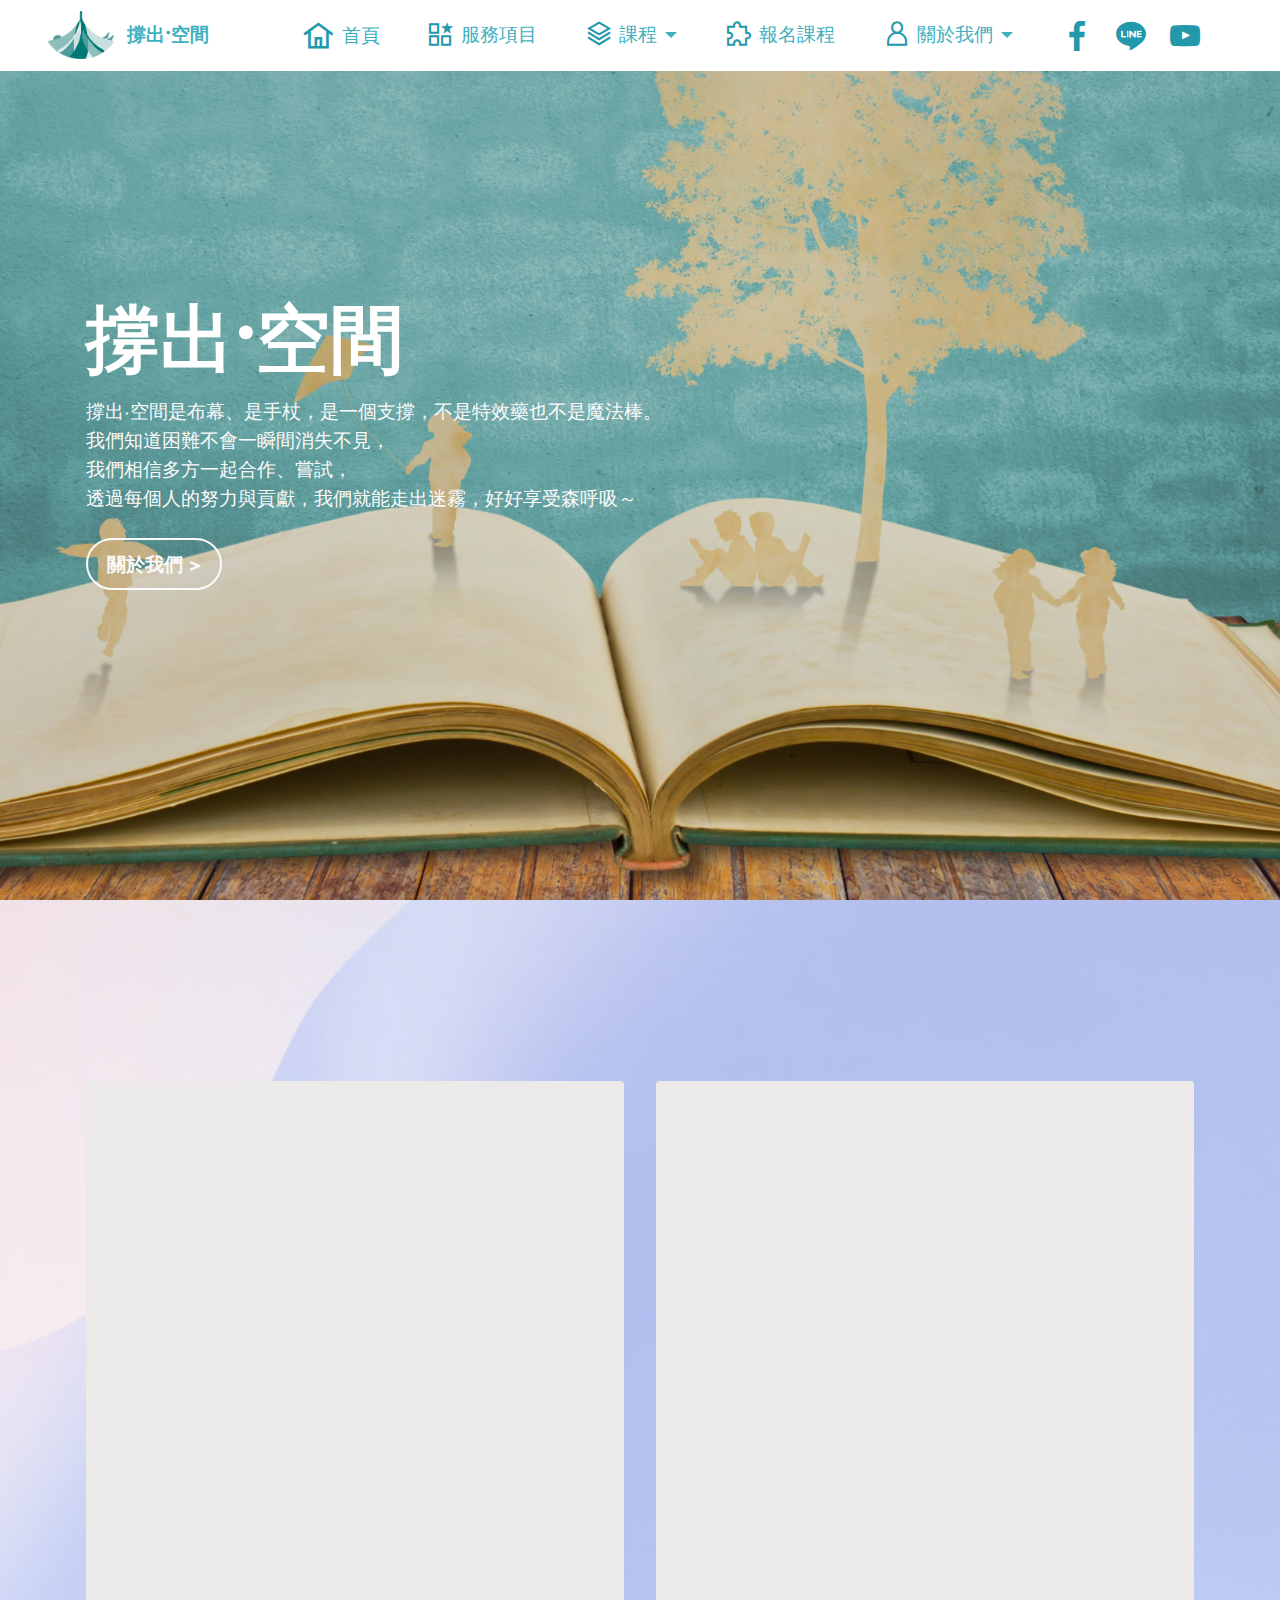
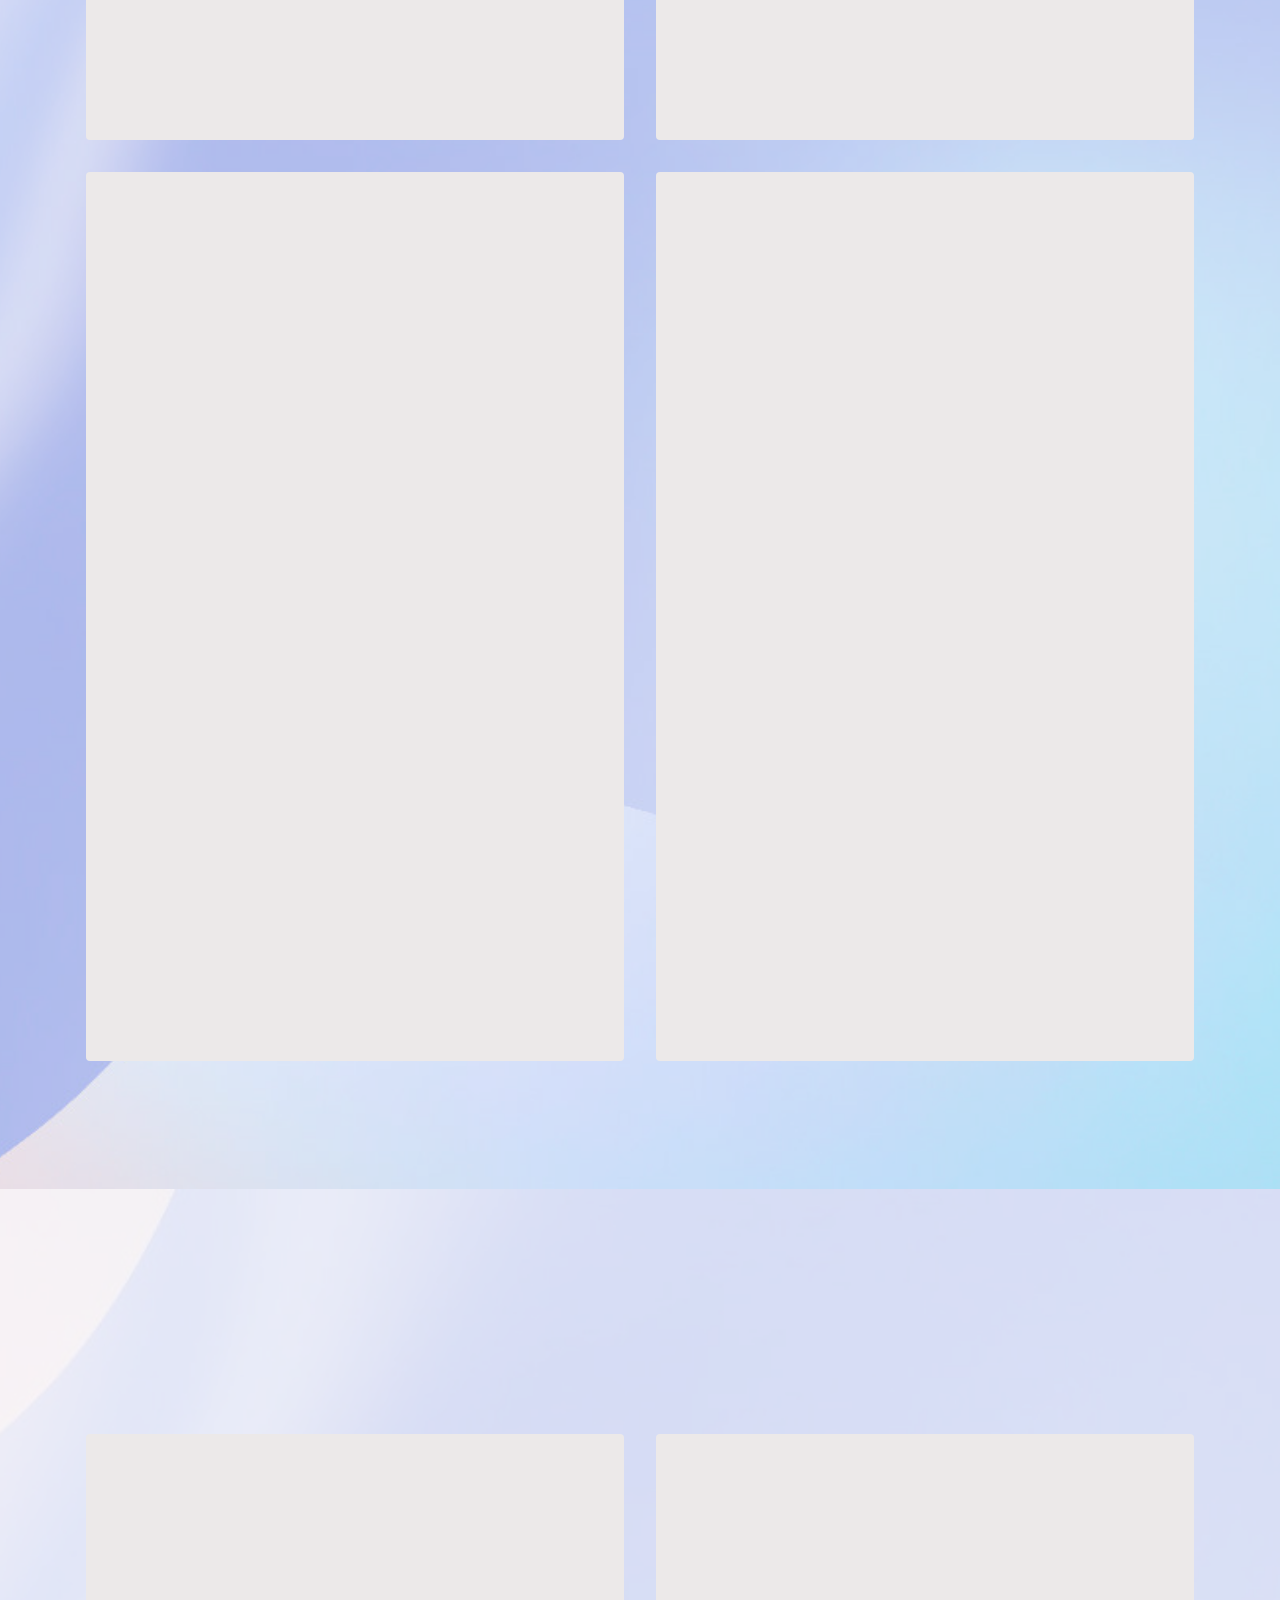
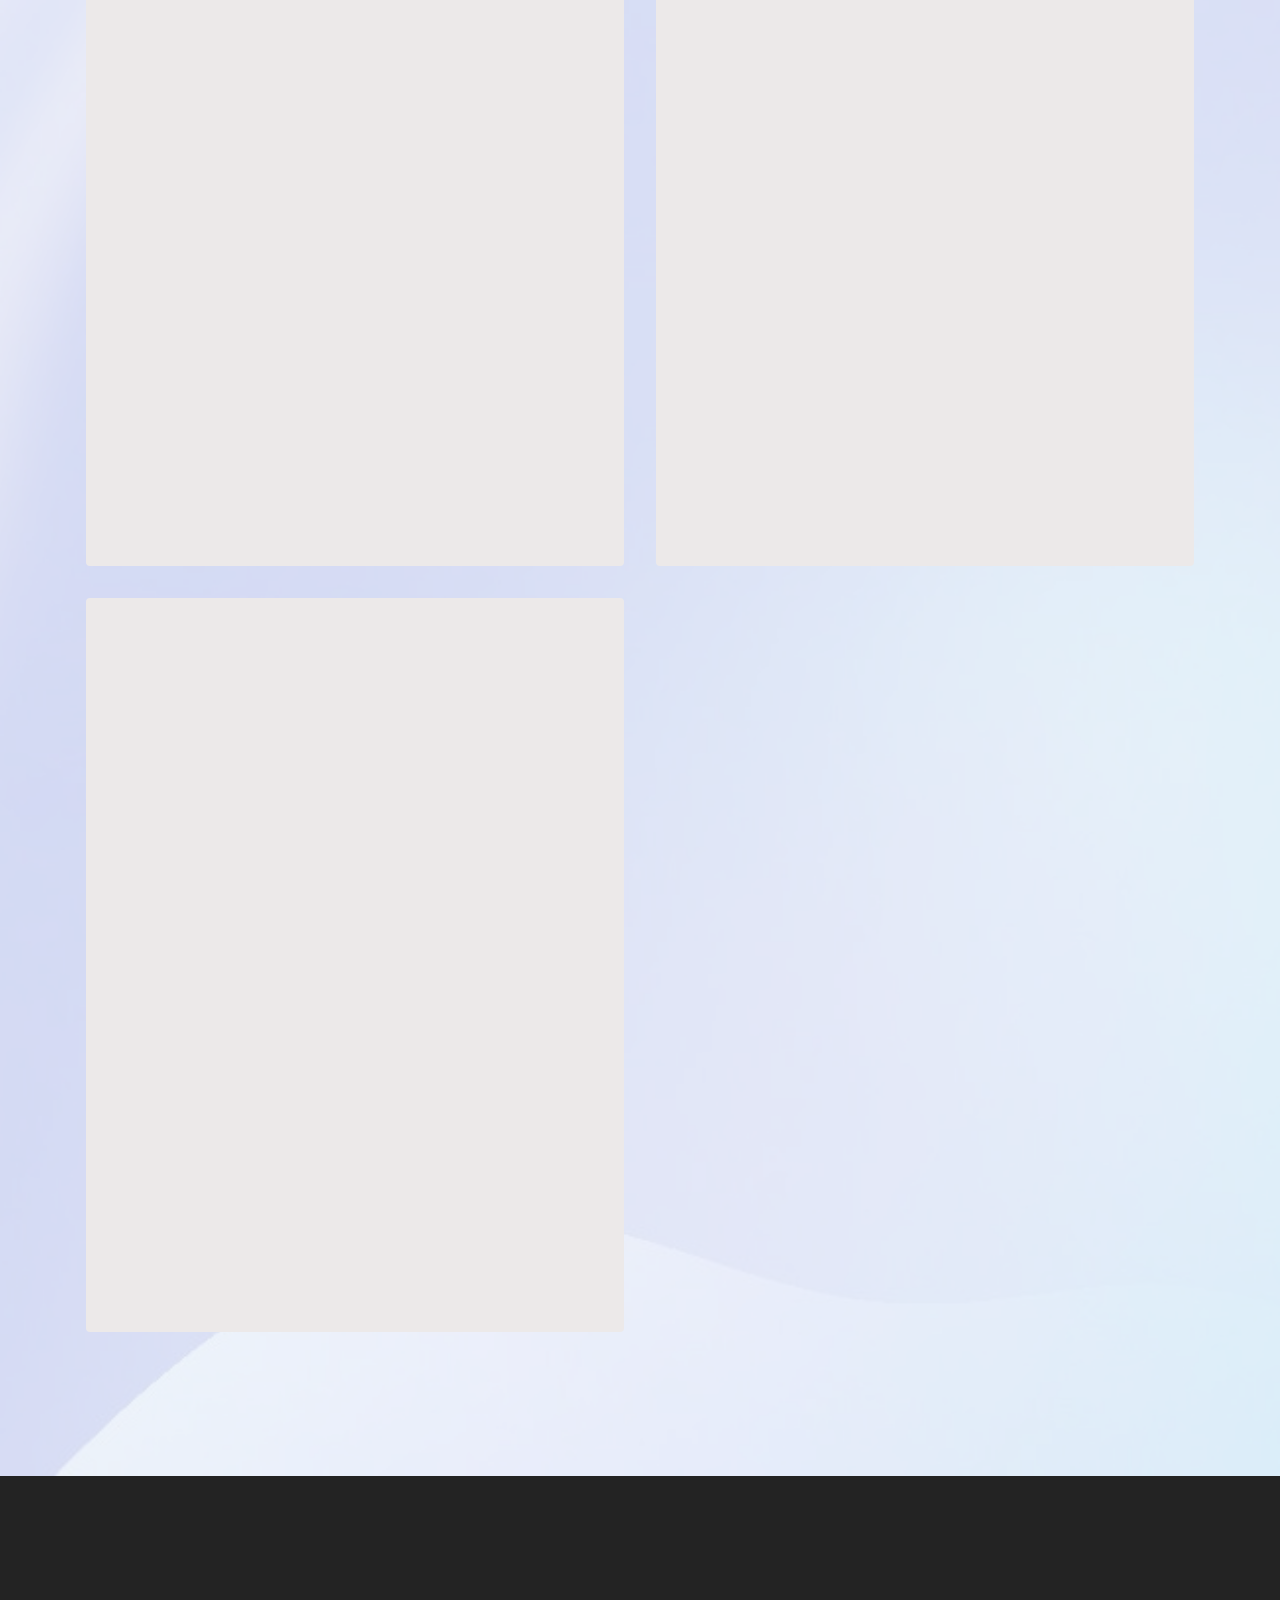
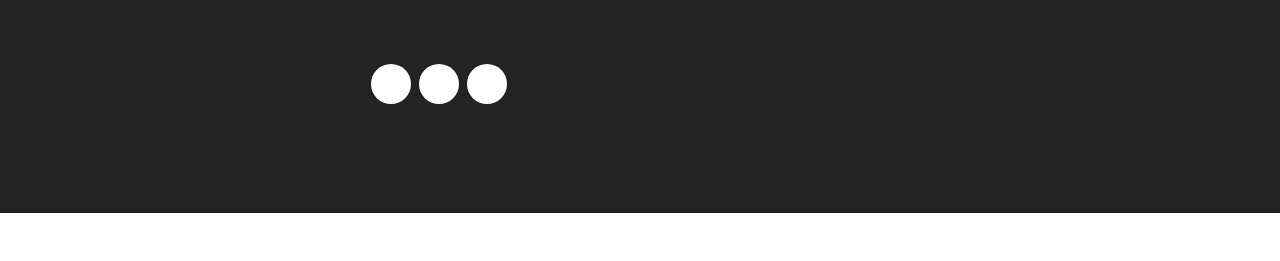
<file: index.html>
<!DOCTYPE html>
<html  >
<head>
  <!-- Site made with Mobirise Website Builder v5.3.10, https://mobirise.com -->
  <meta charset="UTF-8">
  <meta http-equiv="X-UA-Compatible" content="IE=edge">
  <meta name="generator" content="Mobirise v5.3.10, mobirise.com">
  <meta name="twitter:card" content="summary_large_image"/>
  <meta name="twitter:image:src" content="assets/images/index-meta.jpg">
  <meta property="og:image" content="assets/images/index-meta.jpg">
  <meta name="twitter:title" content="撐出•空間">
  <meta name="viewport" content="width=device-width, initial-scale=1, minimum-scale=1">
  <link rel="shortcut icon" href="assets/images/hclogo-1.svg" type="image/x-icon">
  <meta name="description" content="">
  
  
  <title>撐出•空間</title>
  <link rel="stylesheet" href="assets/web/assets/mobirise-icons2/mobirise2.css">
  <link rel="stylesheet" href="assets/tether/tether.min.css">
  <link rel="stylesheet" href="assets/bootstrap/css/bootstrap.min.css">
  <link rel="stylesheet" href="assets/bootstrap/css/bootstrap-grid.min.css">
  <link rel="stylesheet" href="assets/bootstrap/css/bootstrap-reboot.min.css">
  <link rel="stylesheet" href="assets/web/assets/gdpr-plugin/gdpr-styles.css">
  <link rel="stylesheet" href="assets/animatecss/animate.css">
  <link rel="stylesheet" href="assets/dropdown/css/style.css">
  <link rel="stylesheet" href="assets/socicon/css/styles.css">
  <link rel="stylesheet" href="assets/theme/css/style.css">
  <link rel="preload" href="https://fonts.googleapis.com/css?family=Jost:100,200,300,400,500,600,700,800,900,100i,200i,300i,400i,500i,600i,700i,800i,900i&display=swap" as="style" onload="this.onload=null;this.rel='stylesheet'">
  <noscript><link rel="stylesheet" href="https://fonts.googleapis.com/css?family=Jost:100,200,300,400,500,600,700,800,900,100i,200i,300i,400i,500i,600i,700i,800i,900i&display=swap"></noscript>
  <link rel="preload" as="style" href="assets/mobirise/css/mbr-additional.css"><link rel="stylesheet" href="assets/mobirise/css/mbr-additional.css" type="text/css">
  
  
  
  
</head>
<body>

<!-- Analytics -->
<!-- Global site tag (gtag.js) - Google Analytics -->
<script async src="https://www.googletagmanager.com/gtag/js?id=G-JTQ1DKH858"></script>
<script>
  window.dataLayer = window.dataLayer || [];
  function gtag(){dataLayer.push(arguments);}
  gtag('js', new Date());

  gtag('config', 'G-JTQ1DKH858');
</script>
<!-- /Analytics -->


  
  <section class="menu menu2 cid-szaTot003J" once="menu" id="menu2-0">
    
    <nav class="navbar navbar-dropdown navbar-fixed-top navbar-expand-lg">
        <div class="container-fluid">
            <div class="navbar-brand">
                <span class="navbar-logo">
                    <a href="index.html">
                        <img src="assets/images/hclogo-1.svg" alt="Mobirise" style="height: 3rem;">
                    </a>
                </span>
                <span class="navbar-caption-wrap"><a class="navbar-caption text-success display-7" href="index.html">撐出•空間</a></span>
            </div>
            <button class="navbar-toggler" type="button" data-toggle="collapse" data-target="#navbarSupportedContent" aria-controls="navbarNavAltMarkup" aria-expanded="false" aria-label="Toggle navigation">
                <div class="hamburger">
                    <span></span>
                    <span></span>
                    <span></span>
                    <span></span>
                </div>
            </button>
            <div class="collapse navbar-collapse" id="navbarSupportedContent">
                <ul class="navbar-nav nav-dropdown nav-right" data-app-modern-menu="true"><li class="nav-item"><a class="nav-link link text-success text-primary display-7" href="index.html" aria-expanded="false"><span class="mobi-mbri mobi-mbri-home mbr-iconfont mbr-iconfont-btn" style="font-size: 31px; color: rgb(34, 153, 170);"></span>首頁</a></li><li class="nav-item"><a class="nav-link link text-success text-primary display-7" href="index.html#features4-1u" aria-expanded="false"><span class="mobi-mbri mobi-mbri-features mbr-iconfont mbr-iconfont-btn" style="color: rgb(34, 153, 170);"></span>服務項目</a></li><li class="nav-item dropdown"><a class="nav-link link text-success text-primary dropdown-toggle display-7" href="#" aria-expanded="false" data-toggle="dropdown-submenu"><span class="mobi-mbri mobi-mbri-layers mbr-iconfont mbr-iconfont-btn" style="color: rgb(34, 153, 170);"></span>課程</a><div class="dropdown-menu"><a class="text-success text-primary dropdown-item display-7" href="page2.html" aria-expanded="false" target="_blank">家庭敲心磚</a><a class="text-success text-primary dropdown-item display-7" href="page3.html" aria-expanded="false" target="_blank">我們說書 你來赴會</a><a class="text-success text-primary dropdown-item display-7" href="page4.html" aria-expanded="false" target="_blank">夜談阿德勒</a><a class="text-success text-primary dropdown-item display-7" href="page5.html" aria-expanded="false" target="_blank">報名課程<br></a></div></li><li class="nav-item"><a class="nav-link link text-success text-primary display-7" href="page5.html" aria-expanded="false"><span class="mobi-mbri mobi-mbri-extension mbr-iconfont mbr-iconfont-btn" style="color: rgb(34, 153, 170);"></span>報名課程</a></li><li class="nav-item dropdown"><a class="nav-link link text-success text-primary dropdown-toggle display-7" href="#" aria-expanded="false" data-toggle="dropdown-submenu"><span class="mobi-mbri mobi-mbri-user mbr-iconfont mbr-iconfont-btn" style="color: rgb(34, 153, 170);"></span>關於我們</a><div class="dropdown-menu"><a class="text-success text-primary dropdown-item display-7" href="page1.html" aria-expanded="false">關於我們</a><a class="text-success text-primary dropdown-item display-7" href="page1.html#features4-1j" aria-expanded="false">講師群</a></div></li></ul>
                <div class="icons-menu">
                    <a class="iconfont-wrapper" href="https://www.facebook.com/hopefulcity.co" target="_blank">
                        <span class="p-2 mbr-iconfont socicon-facebook socicon" style="color: rgb(34, 153, 170); fill: rgb(34, 153, 170); font-size: 30px;"></span>
                    </a>
                    <a class="iconfont-wrapper" href="https://lin.ee/PZKN9zD" target="_blank">
                        <span class="p-2 mbr-iconfont socicon-line socicon" style="font-size: 30px; color: rgb(34, 153, 170); fill: rgb(34, 153, 170);"></span>
                    </a>
                    <a class="iconfont-wrapper" href="https://www.youtube.com/channel/UCmk7b3wvjPNmhnGZbf9ihlQ" target="_blank">
                        <span class="p-2 mbr-iconfont socicon-youtube socicon" style="font-size: 30px; color: rgb(34, 153, 170); fill: rgb(34, 153, 170);"></span>
                    </a>
                    
                </div>
                
            </div>
        </div>
    </nav>
</section>

<section class="header2 cid-szaTtArHtW mbr-fullscreen" id="header2-1">

    

    

    <div class="container">
        <div class="row">
            <div class="col-12 col-lg-7">
                <h1 class="mbr-section-title mbr-fonts-style mb-3 display-1"><strong>撐出•空間</strong></h1>
                
                <p class="mbr-text mbr-fonts-style display-7">撐出·空間是布幕、是手杖，是一個支撐，不是特效藥也不是魔法棒。
<br>我們知道困難不會一瞬間消失不見，
<br>我們相信多方一起合作、嘗試，
<br>透過每個人的努力與貢獻，我們就能走出迷霧，好好享受森呼吸～</p>
                <div class="mbr-section-btn mt-3"><a class="btn btn-white-outline display-7" href="page1.html">關於我們 &gt;</a></div>
            </div>
        </div>
    </div>
</section>

<section class="features4 cid-sEOUfVQLBz" id="features4-1u">
    
    <div class="mbr-overlay"></div>
    <div class="container">
        <div class="mbr-section-head">
            <h4 class="mbr-section-title mbr-fonts-style align-center mb-0 display-2">
                <strong>服務項目</strong></h4>
            
        </div>
        <div class="row mt-4">
            <div class="item features-image сol-12 col-md-6 col-lg-6">
                <div class="item-wrapper">
                    <div class="item-img">
                        <img src="assets/images/top-view-solidarity-concept.jpg" alt="" title="">
                    </div>
                    <div class="item-content">
                        <h5 class="item-title mbr-fonts-style display-5"><strong>親職教養/班級經營 諮詢</strong></h5>
                        
                        <p class="mbr-text mbr-fonts-style mt-3 display-7">由取得臺灣阿德勒心理學會認證的親師諮詢師，提供養育者/教育者諮詢服務。<br>
<br>※請來信或來電預約，單次服務1000元/1hr，初次諮詢(1.5hrs)不收費。</p>
                    </div>
                    <div class="mbr-section-btn item-footer mt-2"><a href="https://lin.ee/PZKN9zD" class="btn item-btn btn-white display-7" target="_blank">線上諮詢 &gt;</a></div>
                </div>
            </div>
            <div class="item features-image сol-12 col-md-6 col-lg-6">
                <div class="item-wrapper">
                    <div class="item-img">
                        <img src="assets/images/mbr-1.jpg" alt="" title="">
                    </div>
                    <div class="item-content">
                        <h5 class="item-title mbr-fonts-style display-5"><strong>自學方案</strong></h5>
                        
                        <p class="mbr-text mbr-fonts-style mt-3 display-7">根據孩子的需求與狀態，連結資源、設計符合需求的自主學習方案。
<br>
<br>※父母與孩子需分別完成初次諮詢(免費)後，方能提供客製化自主學習方案(含費用報價)。</p>
                    </div>
                    <div class="mbr-section-btn item-footer mt-2"><a href="https://lin.ee/PZKN9zD" class="btn item-btn btn-white display-7" target="_blank">線上諮詢 &gt;</a></div>
                </div>
            </div>
            <div class="item features-image сol-12 col-md-6 col-lg-6">
                <div class="item-wrapper">
                    <div class="item-img">
                        <img src="assets/images/mbr.jpg" alt="" title="">
                    </div>
                    <div class="item-content">
                        <h5 class="item-title mbr-fonts-style display-5"><strong>自學計畫/報告撰寫</strong></h5>
                        
                        <p class="mbr-text mbr-fonts-style mt-3 display-7">引導申請自主學習的家庭如何適切的撰寫自主學習計畫與成果報告。
<br>
<br>※父母與孩子需共同完成初次諮詢(免費)後，安排時間由團隊引導父母與孩子共同完成計畫/成果的省思與撰寫。
<br>
<br>※包含2-3次的諮詢時間，總收費3000元。<br></p>
                    </div>
                    <div class="mbr-section-btn item-footer mt-2"><a href="https://lin.ee/PZKN9zD" class="btn item-btn btn-white display-7" target="_blank">線上諮詢 &gt;</a></div>
                </div>
            </div><div class="item features-image сol-12 col-md-6 col-lg-6">
                <div class="item-wrapper">
                    <div class="item-img">
                        <img src="assets/images/img-20210410.jpg" alt="" title="" data-slide-to="3">
                    </div>
                    <div class="item-content">
                        <h5 class="item-title mbr-fonts-style display-5"><strong>成長/共學 課程</strong></h5>
                        
                        <p class="mbr-text mbr-fonts-style mt-3 display-7"><em><strong>2021年_已辦理</strong></em><br>※慢慢走家長支持班_四場_(03/27,04/10,04/17,04/24)<br>※在3C的虛擬世界渴望4C_(04/10)<br>※風雨生信心教師支持團體_四場_(05/08,05/22,06/05,06/19)<br>※夜談阿德勒_被討厭的勇氣100問_一部曲_(07/14)<br>※夜談阿德勒_被討厭的勇氣100問_二部曲_(07/21)<br><br><em><strong>2021年_辦理中</strong></em><br>※家庭敲心磚系列講座_八場_(招生中_05~12月)<br>※我們說書_你來赴會_四場_(招生中_08~12月)<br>※夜談阿德勒_後來怎麼了？_(招生中_08~12月)<br>※精神時光屋讀書會_每週_(不間斷__實施中)<br></p>
                    </div>
                    <div class="mbr-section-btn item-footer mt-2"><a href="index.html#features3-1x" class="btn item-btn btn-white display-7" target="_blank">More &gt;</a></div>
                </div>
            </div>

        </div>
    </div>
</section>

<section class="features3 cid-sEQK8Hl4Rr" id="features3-1x">
    
    <div class="mbr-overlay"></div>
    <div class="container">
        <div class="mbr-section-head">
            <h4 class="mbr-section-title mbr-fonts-style align-center mb-0 display-2">
                <strong>公開中的課程</strong></h4>
            
        </div>
        <div class="row mt-4">
            <div class="item features-image сol-12 col-md-6 col-lg-6 active">
                <div class="item-wrapper">
                    <div class="item-img">
                        <a href="https://docs.google.com/forms/d/e/1FAIpQLSclw7sYdVN7SulUzqsrRxygiWkEpYIHjZ7CvgZ119P0K0p4Fw/viewform" target="_blank"><img src="assets/images/185277393-6226946128730-2977673293323655450-n-5.jpeg" alt="" data-slide-to="0"></a>
                    </div>
                    <div class="item-content">
                        <h5 class="item-title mbr-fonts-style display-7"><strong>家庭敲心磚_親職教育系列講座</strong></h5>
                        
                        <p class="mbr-text mbr-fonts-style mt-3 display-7">每一塊磚讓我們敲開彼此心門，每一塊磚搭建我們的溫暖家園，從理解概念到練習如何在教養裡運用，讓我們一起知行合一，營造更加自在的教養關係。</p>
                    </div>
                    <div class="mbr-section-btn item-footer mt-2"><a href="page2.html" class="btn item-btn btn-white display-7" target="_blank">加入 &gt;</a></div>
                </div>
            </div><div class="item features-image сol-12 col-md-6 col-lg-6">
                <div class="item-wrapper">
                    <div class="item-img">
                        <a href="https://docs.google.com/forms/d/e/1FAIpQLSckOP4VAHWoa5xJy7BlOMxA4w7bzHqBAs16uT_twcD_wMj-fQ/viewform" target="_blank"><img src="assets/images/3.png" alt="" data-slide-to="1"></a>
                    </div>
                    <div class="item-content">
                        <h5 class="item-title mbr-fonts-style display-7"><strong>我們說書，你來赴會_《社會平等：當代的挑戰》譯者導讀分享</strong></h5>
                        
                        <p class="mbr-text mbr-fonts-style mt-3 display-7">《社會平等：當代的挑戰》中譯本在臺灣上市後，第一場由譯者親自導讀的線上讀書會！</p>
                    </div>
                    <div class="mbr-section-btn item-footer mt-2"><a href="page3.html" class="btn item-btn btn-white display-7" target="_blank">加入 &gt;</a></div>
                </div>
            </div>
            <div class="item features-image сol-12 col-md-6 col-lg-6">
                <div class="item-wrapper">
                    <div class="item-img">
                        <img src="assets/images/14514687746675.jpeg" alt="" data-slide-to="2">
                    </div>
                    <div class="item-content">
                        <h5 class="item-title mbr-fonts-style display-7"><strong>週三_</strong><strong>夜談阿德勒系列_後來怎麼了？</strong></h5>
                        
                        <p class="mbr-text mbr-fonts-style mt-3 display-7">吳毓瑩教授主講_<br>用阿德勒的眼睛👁‍🗨👁‍🗨看懂佛洛依德與榮格的童年回憶與後來的思路<br></p>
                    </div>
                    <div class="mbr-section-btn item-footer mt-2"><a href="page4.html" class="btn item-btn btn-white display-7" target="_blank">加入 &gt;</a></div>
                </div>
            </div>
            
        </div>
    </div>
</section>

<section class="footer4 cid-szggv54iQK" once="footers" id="footer4-p">

    
    
    <div class="container">
        <div class="row mbr-white">
            <div class="col-6 col-lg-3">
                <div class="media-wrap col-md-8 col-12">
                    <a href="index.html">
                        <img src="assets/images/hopefulcity-logo.svg" alt="">
                    </a>
                </div>
            </div>
            <div class="col-12 col-md-6 col-lg-3">
                <h5 class="mbr-section-subtitle mbr-fonts-style mb-2 display-7">
                    <strong>Email</strong></h5>
                <p class="mbr-text mbr-fonts-style mb-4 display-4"><a href="mailto:hopefulcity.co@gmail.com" class="text-primary">hopefulspace@hopefulcityco.com</a></p>
                <h5 class="mbr-section-subtitle mbr-fonts-style mb-3 display-7">
                    <strong>Follow Us</strong>
                </h5>
                <div class="social-row display-7">
                    <div class="soc-item">
                        <a href="https://www.facebook.com/hopefulcity.co" target="_blank">
                            <span class="mbr-iconfont socicon-facebook socicon" style=""></span>
                        </a>
                    </div>
                    <div class="soc-item">
                        <a href="https://lin.ee/PZKN9zD" target="_blank">
                            <span class="mbr-iconfont socicon-line socicon" style=""></span>
                        </a>
                    </div>
                    <div class="soc-item">
                        <a href="https://www.youtube.com/channel/UCmk7b3wvjPNmhnGZbf9ihlQ" target="_blank">
                            <span class="mbr-iconfont socicon-youtube socicon" style=""></span>
                        </a>
                    </div>
                    
                </div>
            </div>
            <div class="col-12 col-md-6 col-lg-3">
                <h5 class="mbr-section-subtitle mbr-fonts-style mb-2 display-7"><strong>Phone</strong></h5>
                <ul class="list mbr-fonts-style display-4">
                    <li class="mbr-text item-wrap"><a href="tel:0908 345 111" class="text-primary">0908 345 111</a></li>
                </ul>
            </div>
            <div class="col-12 col-md-6 col-lg-3">
                <h5 class="mbr-section-subtitle mbr-fonts-style mb-2 display-7">
                    <strong>Address</strong></h5>
                <ul class="list mbr-fonts-style display-4">
                    <li class="mbr-text item-wrap"><a href="https://www.google.com/maps/place/237%E5%8F%B0%E6%B9%BE%E6%96%B0%E5%8C%97%E5%B8%82%E4%B8%89%E5%B3%A1%E5%8C%BA%E6%B0%91%E6%9D%83%E8%A1%97170%E5%B7%B719%E8%99%9F/@24.929761,121.367408,16z/data=!4m5!3m4!1s0x34681bef30ca0241:0xa49353ac05e5457d!8m2!3d24.9297606!4d121.3674076?hl=zh" class="text-primary" target="_blank">237新北市三峽區民權街170巷19號2樓</a></li>
                </ul>
            </div>
            <div class="col-12 mt-4">
                <p class="mbr-text mb-0 mbr-fonts-style copyright align-center display-7">
                    © Copyright 2021 Hopeful City - All Rights Reserved
                </p>
            </div>
        </div>
    </div>
</section><section style="background-color: #fff; font-family: -apple-system, BlinkMacSystemFont, 'Segoe UI', 'Roboto', 'Helvetica Neue', Arial, sans-serif; color:#aaa; font-size:12px; padding: 0; align-items: center; display: flex;"><a href="https://mobirise.site/l" style="flex: 1 1; height: 3rem; padding-left: 1rem;"></a><p style="flex: 0 0 auto; margin:0; padding-right:1rem;">The <a href="https://mobirise.site/e" style="color:#aaa;">page</a> was created with Mobirise</p></section><script src="assets/web/assets/jquery/jquery.min.js"></script>  <script src="assets/popper/popper.min.js"></script>  <script src="assets/tether/tether.min.js"></script>  <script src="assets/bootstrap/js/bootstrap.min.js"></script>  <script src="assets/smoothscroll/smooth-scroll.js"></script>  <script src="assets/viewportchecker/jquery.viewportchecker.js"></script>  <script src="assets/dropdown/js/nav-dropdown.js"></script>  <script src="assets/dropdown/js/navbar-dropdown.js"></script>  <script src="assets/touchswipe/jquery.touch-swipe.min.js"></script>  <script src="assets/theme/js/script.js"></script>  
  
  
 <div id="scrollToTop" class="scrollToTop mbr-arrow-up"><a style="text-align: center;"><i class="mbr-arrow-up-icon mbr-arrow-up-icon-cm cm-icon cm-icon-smallarrow-up"></i></a></div>
    <input name="animation" type="hidden">
  </body>
</html>
</file>
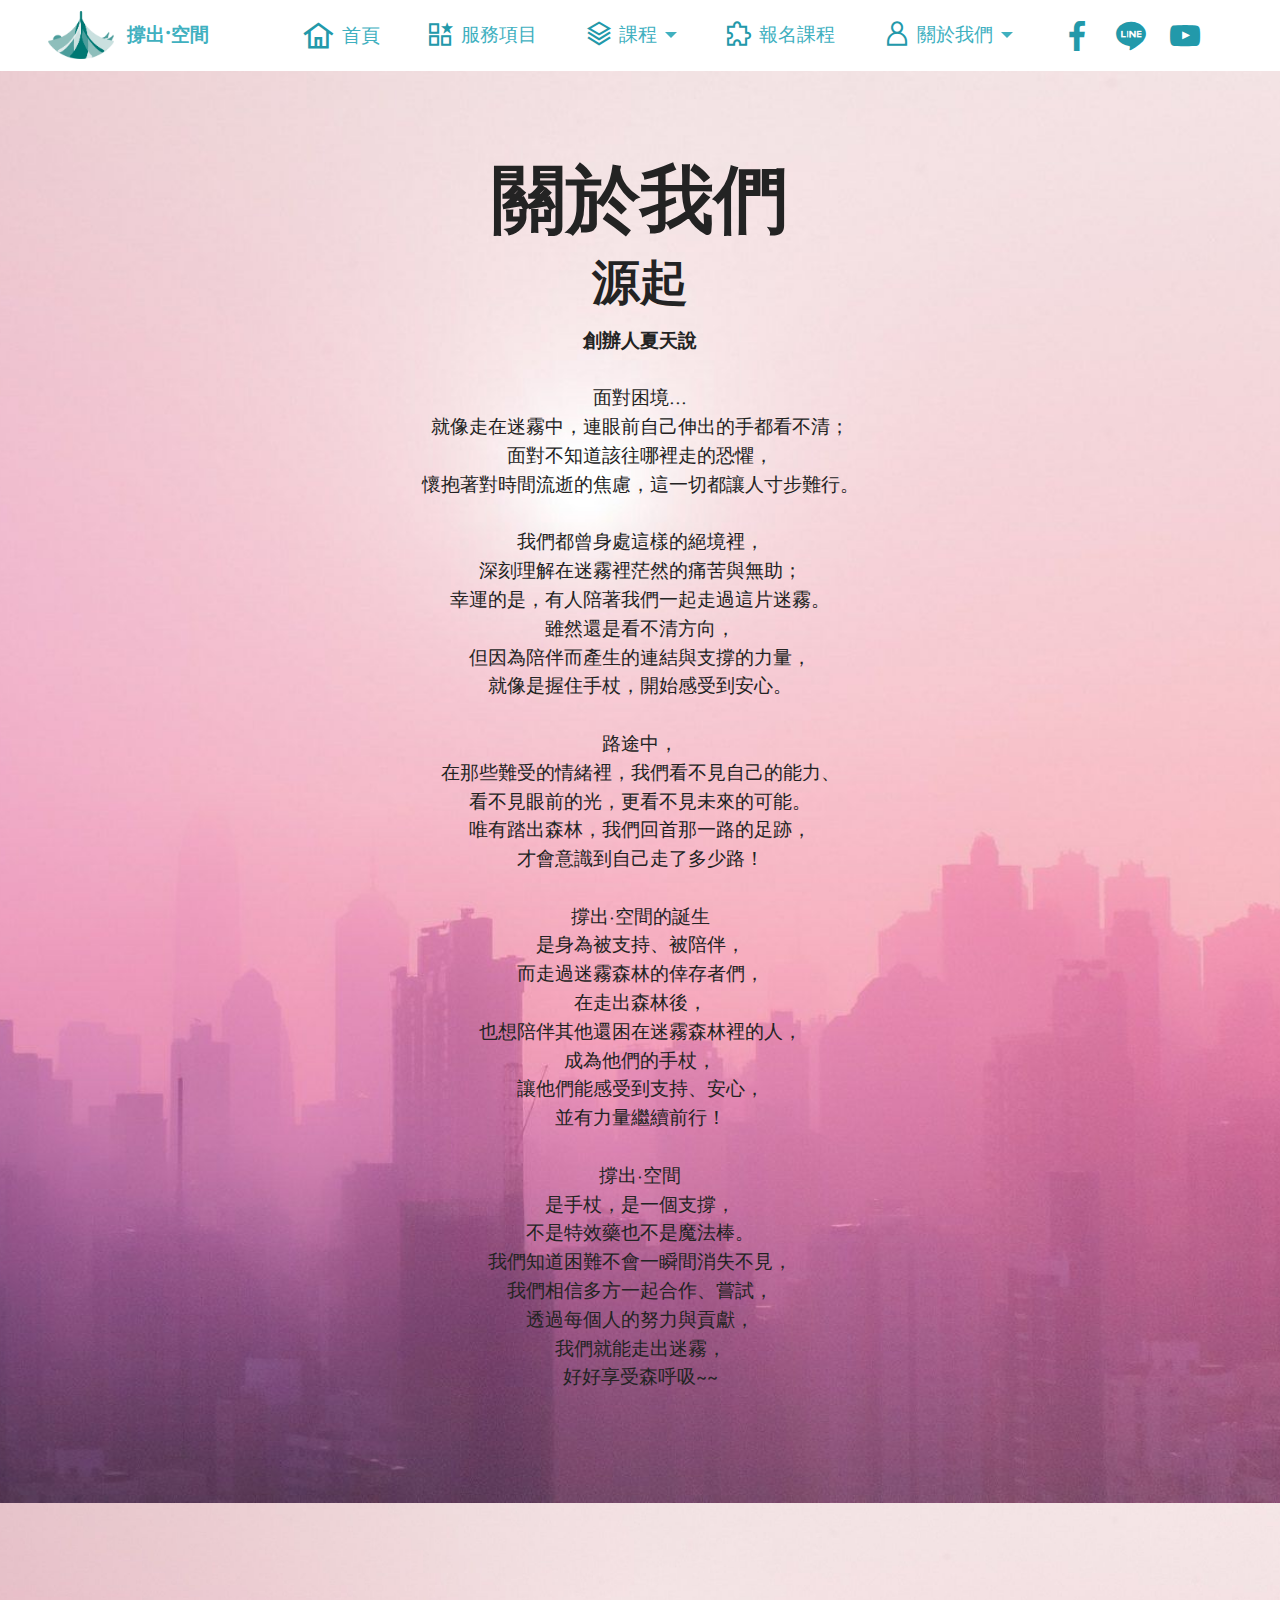
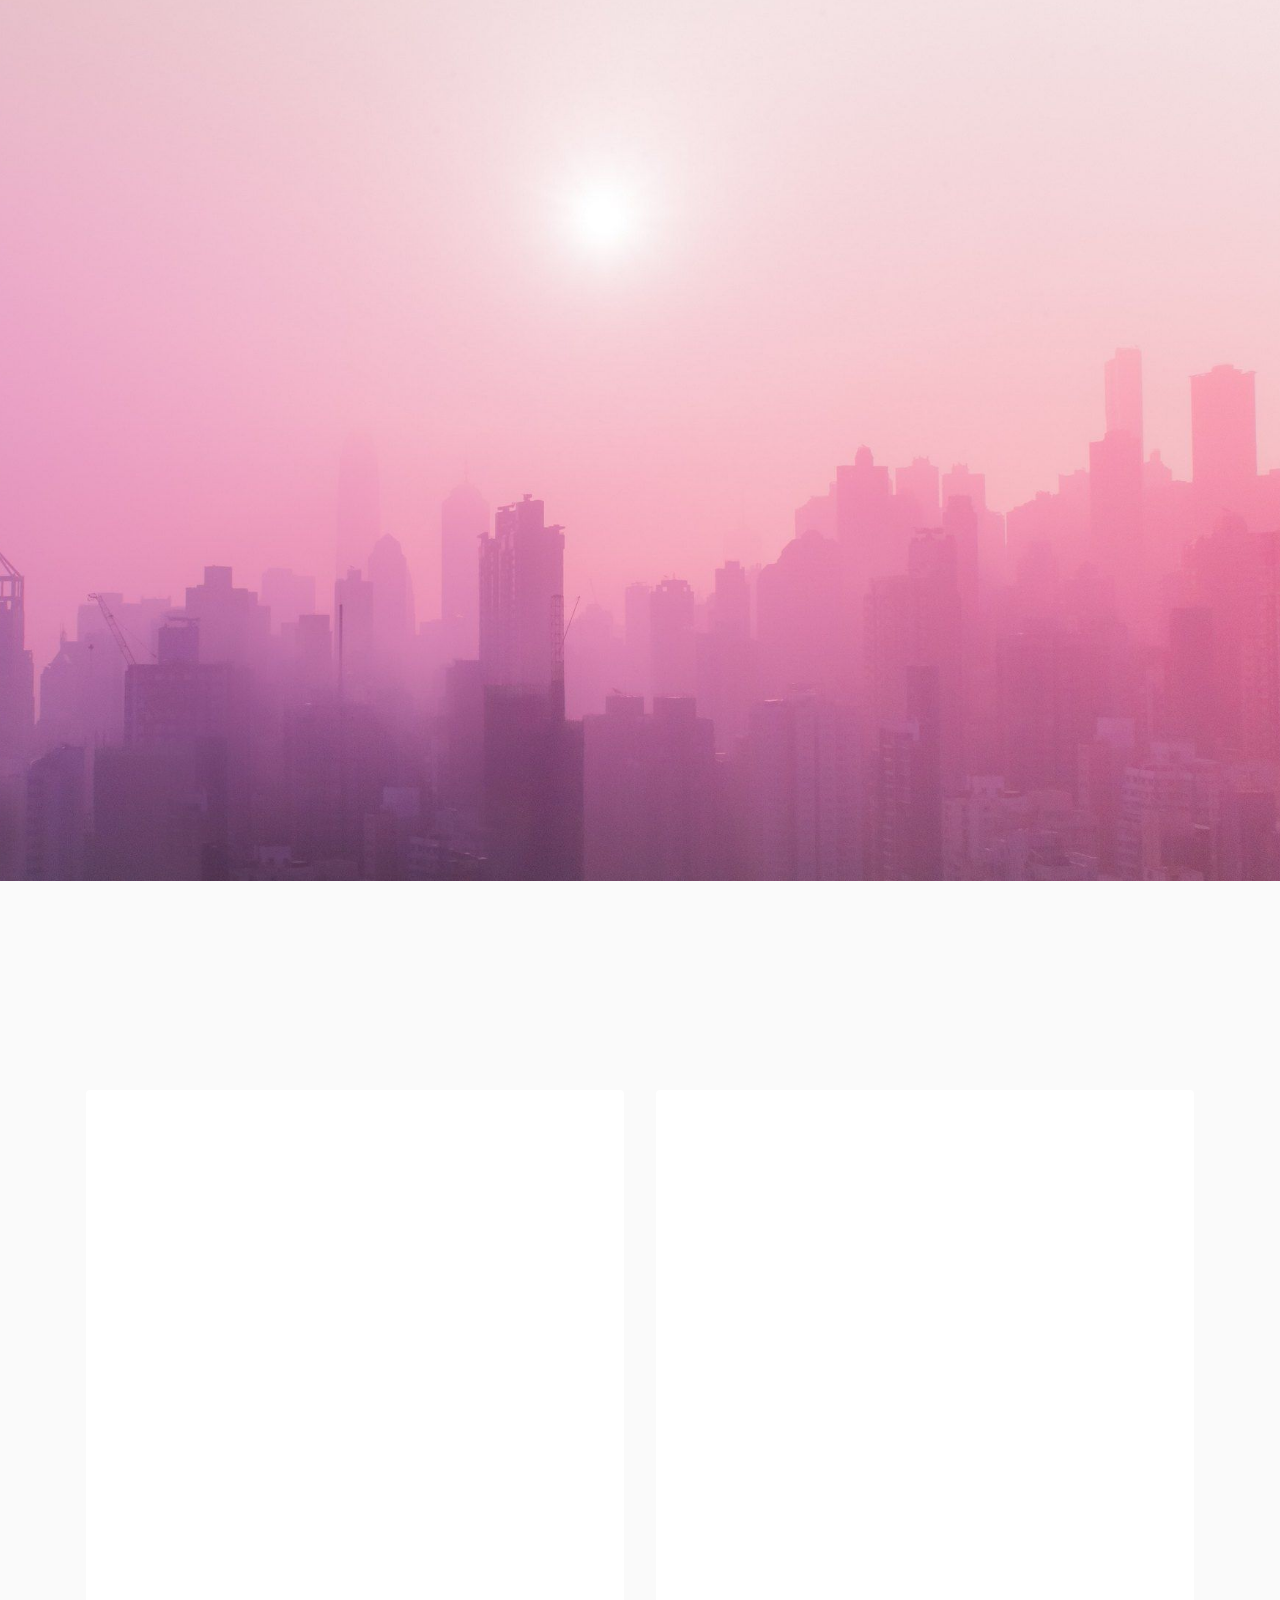
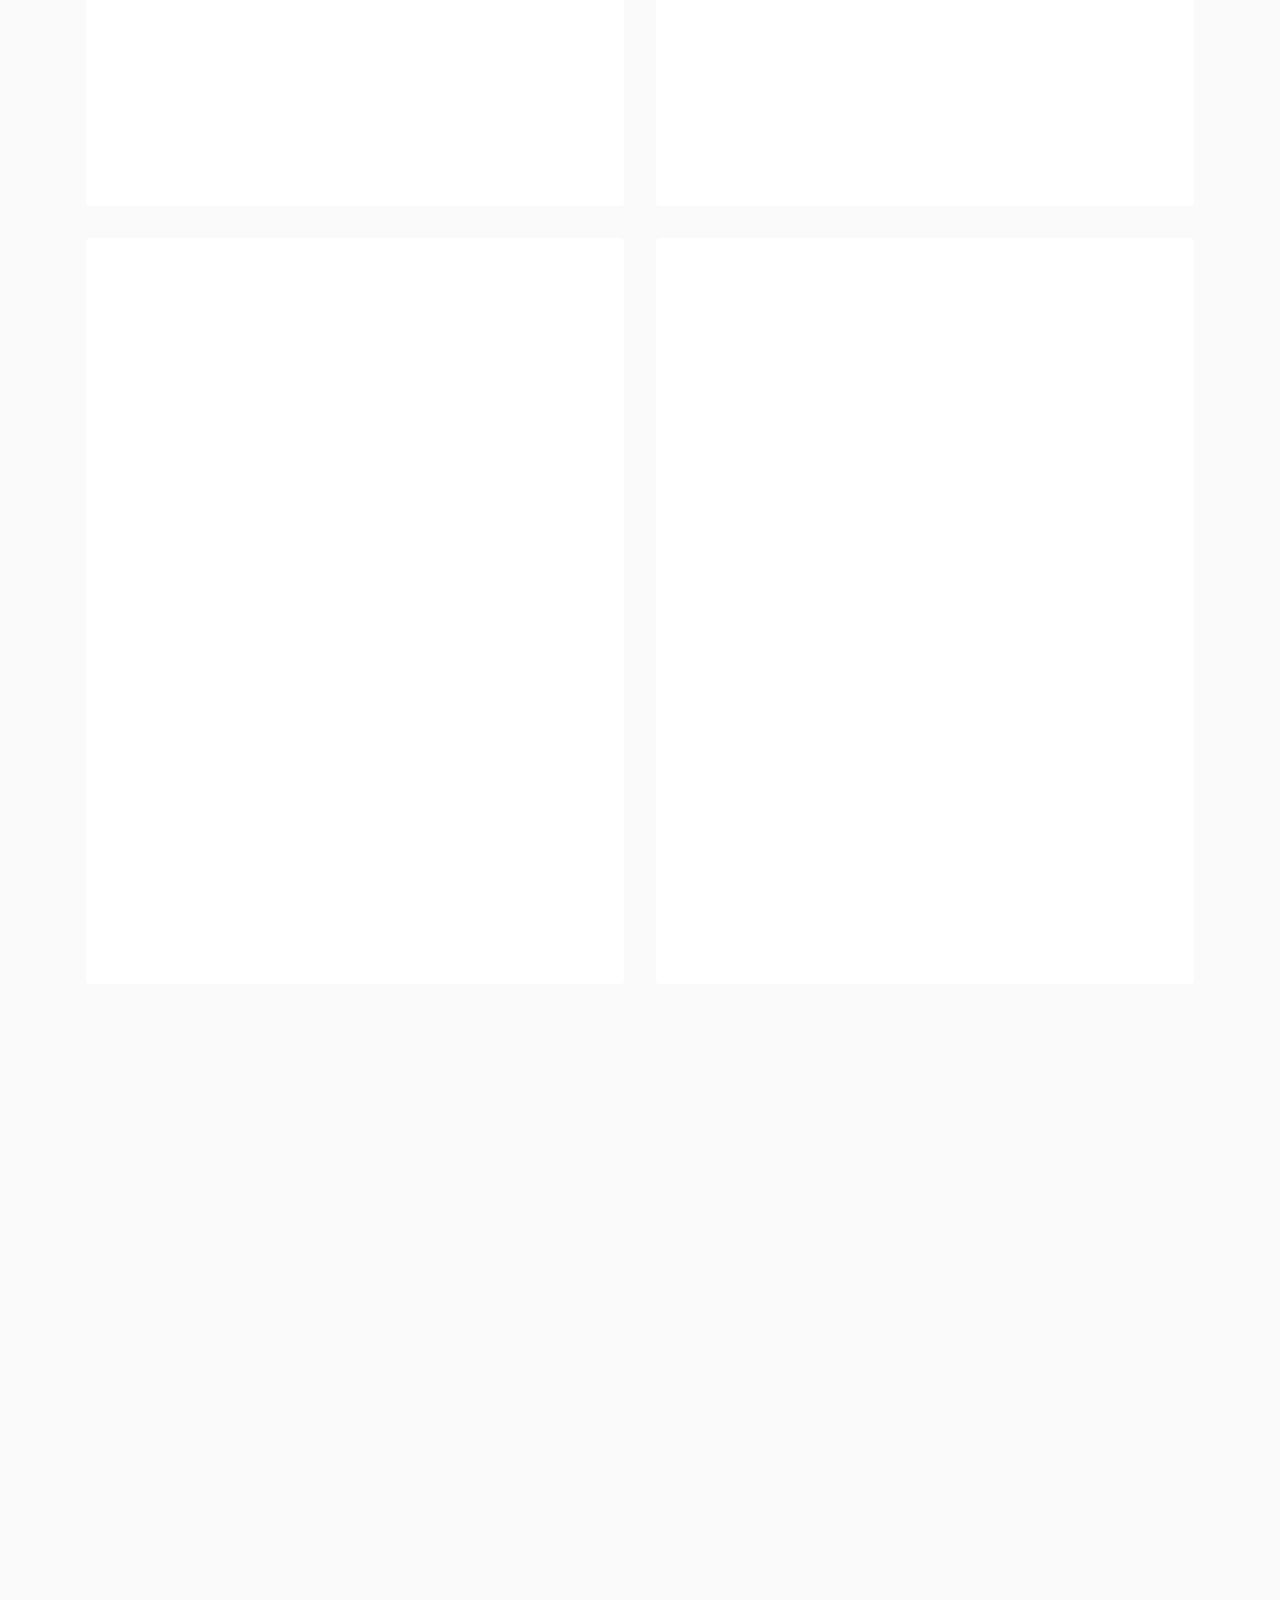
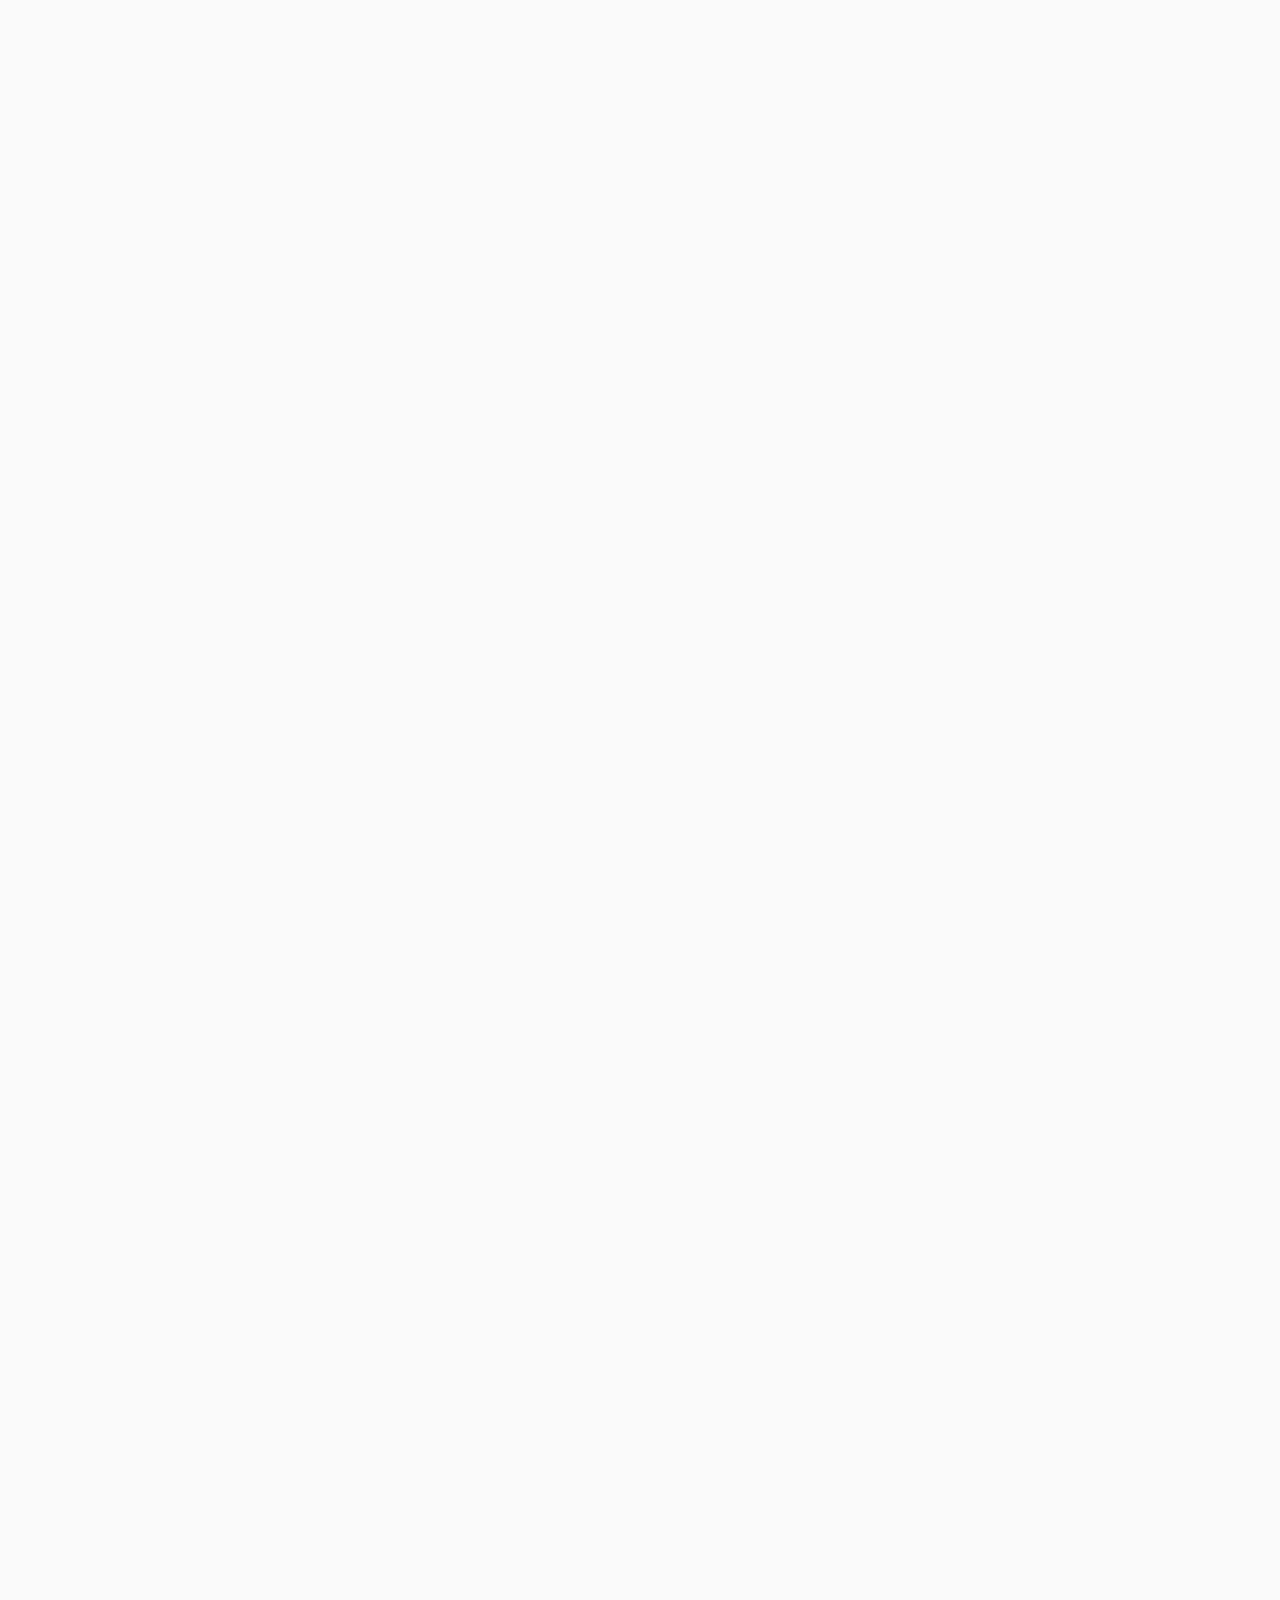
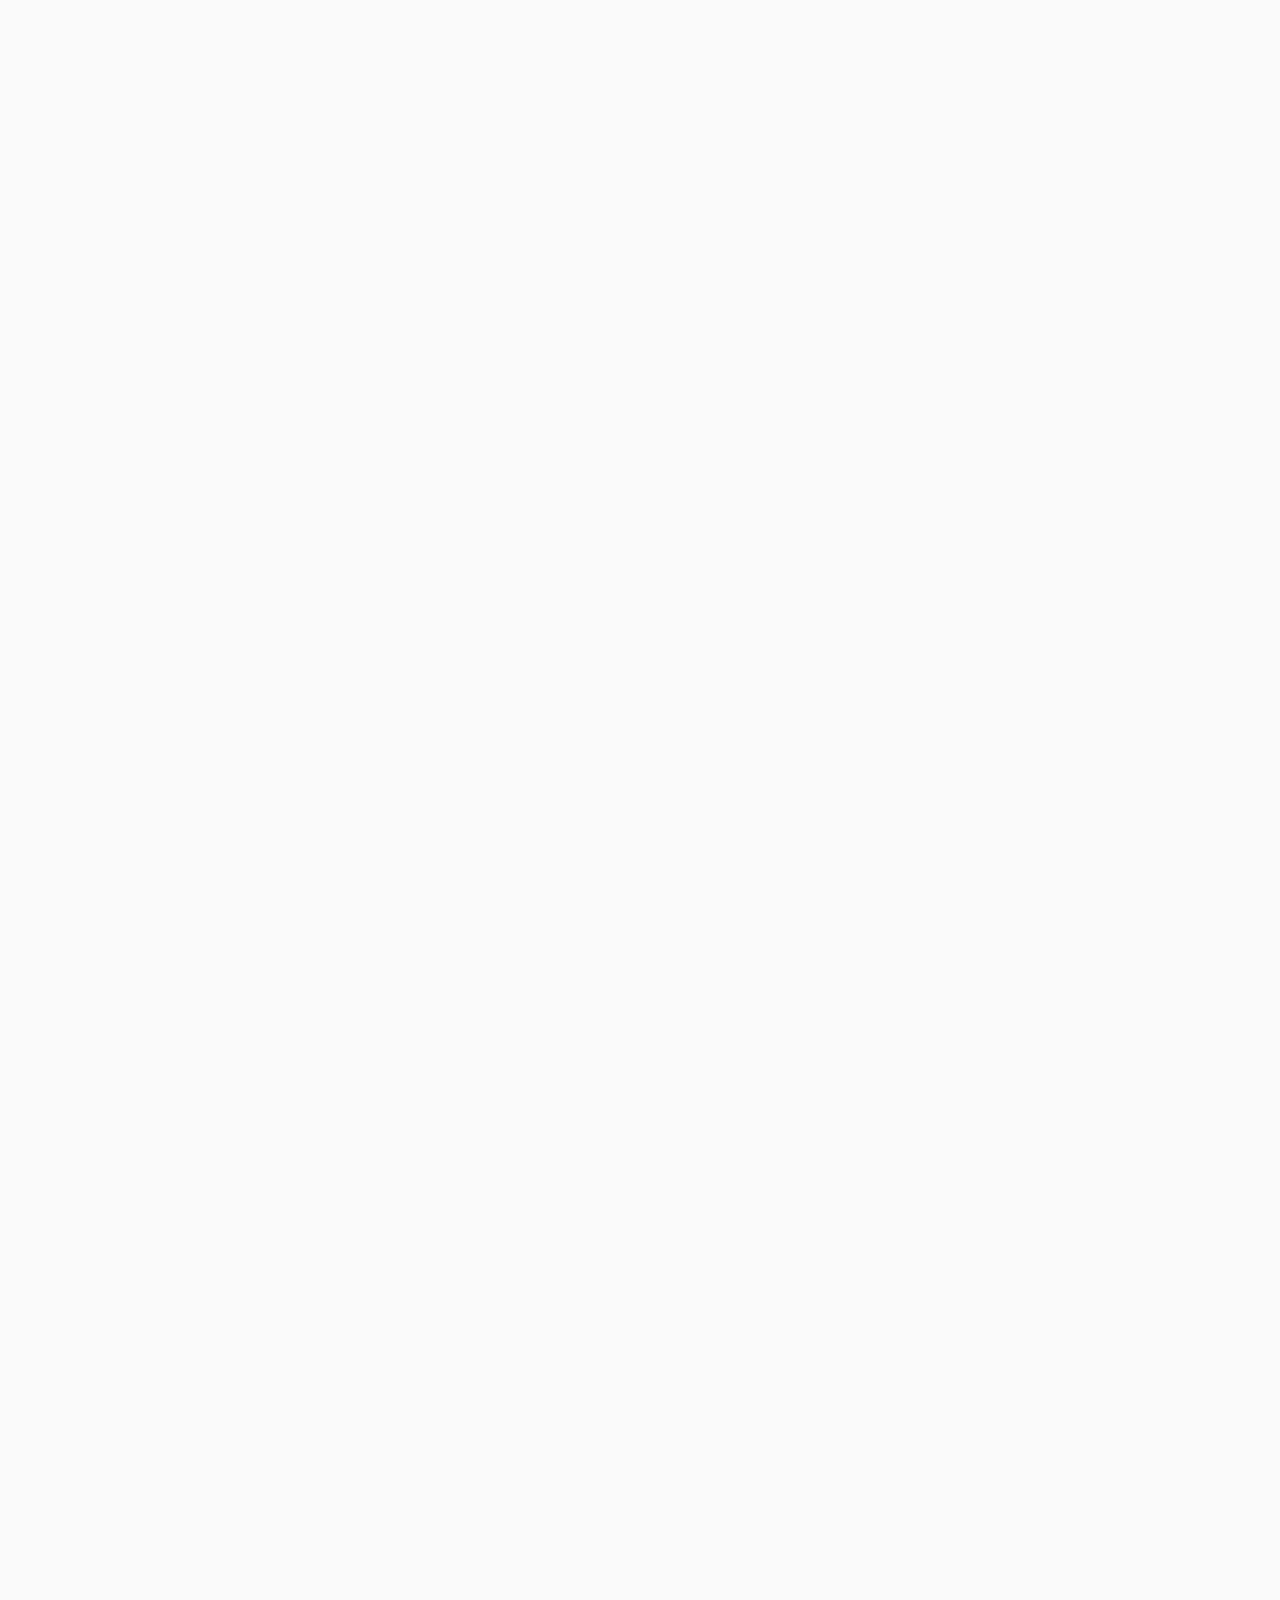
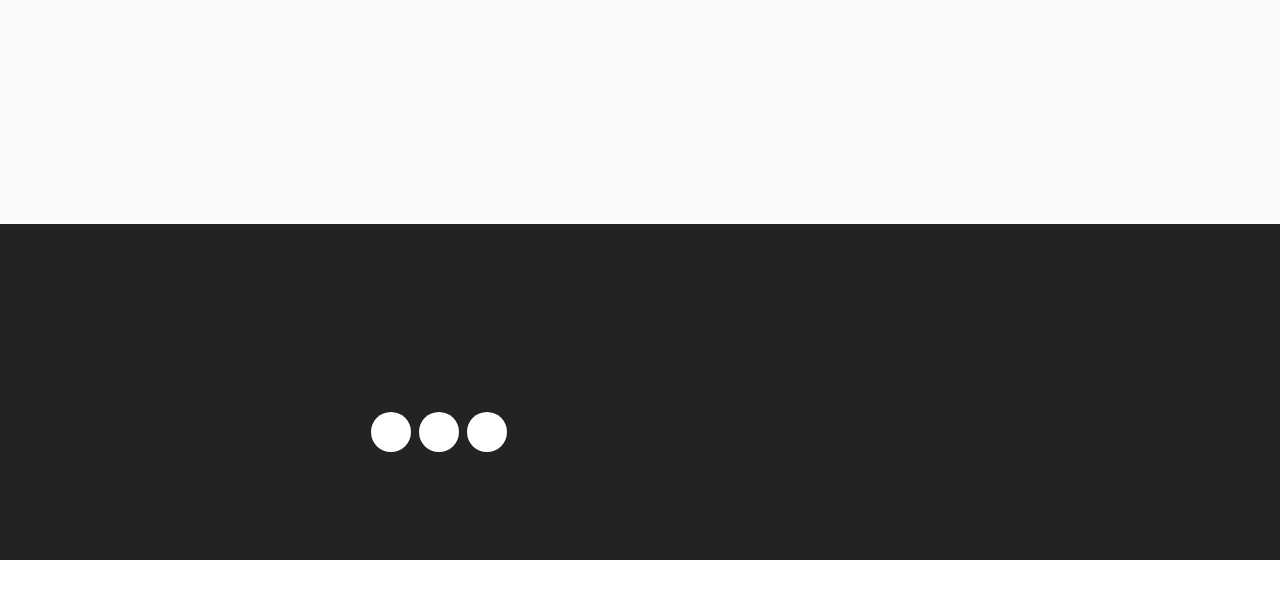
<file: page1.html>
<!DOCTYPE html>
<html  >
<head>
  <!-- Site made with Mobirise Website Builder v5.3.10, https://mobirise.com -->
  <meta charset="UTF-8">
  <meta http-equiv="X-UA-Compatible" content="IE=edge">
  <meta name="generator" content="Mobirise v5.3.10, mobirise.com">
  <meta name="twitter:card" content="summary_large_image"/>
  <meta name="twitter:image:src" content="assets/images/page1-meta.jpg">
  <meta property="og:image" content="assets/images/page1-meta.jpg">
  <meta name="twitter:title" content="關於我們">
  <meta name="viewport" content="width=device-width, initial-scale=1, minimum-scale=1">
  <link rel="shortcut icon" href="assets/images/hclogo-1.svg" type="image/x-icon">
  <meta name="description" content="">
  
  
  <title>關於我們</title>
  <link rel="stylesheet" href="assets/web/assets/mobirise-icons2/mobirise2.css">
  <link rel="stylesheet" href="assets/tether/tether.min.css">
  <link rel="stylesheet" href="assets/bootstrap/css/bootstrap.min.css">
  <link rel="stylesheet" href="assets/bootstrap/css/bootstrap-grid.min.css">
  <link rel="stylesheet" href="assets/bootstrap/css/bootstrap-reboot.min.css">
  <link rel="stylesheet" href="assets/web/assets/gdpr-plugin/gdpr-styles.css">
  <link rel="stylesheet" href="assets/animatecss/animate.css">
  <link rel="stylesheet" href="assets/dropdown/css/style.css">
  <link rel="stylesheet" href="assets/socicon/css/styles.css">
  <link rel="stylesheet" href="assets/theme/css/style.css">
  <link rel="preload" href="https://fonts.googleapis.com/css?family=Jost:100,200,300,400,500,600,700,800,900,100i,200i,300i,400i,500i,600i,700i,800i,900i&display=swap" as="style" onload="this.onload=null;this.rel='stylesheet'">
  <noscript><link rel="stylesheet" href="https://fonts.googleapis.com/css?family=Jost:100,200,300,400,500,600,700,800,900,100i,200i,300i,400i,500i,600i,700i,800i,900i&display=swap"></noscript>
  <link rel="preload" as="style" href="assets/mobirise/css/mbr-additional.css"><link rel="stylesheet" href="assets/mobirise/css/mbr-additional.css" type="text/css">
  
  
  
  
</head>
<body>

<!-- Analytics -->
<!-- Global site tag (gtag.js) - Google Analytics -->
<script async src="https://www.googletagmanager.com/gtag/js?id=G-JTQ1DKH858"></script>
<script>
  window.dataLayer = window.dataLayer || [];
  function gtag(){dataLayer.push(arguments);}
  gtag('js', new Date());

  gtag('config', 'G-JTQ1DKH858');
</script>
<!-- /Analytics -->


  
  <section class="menu menu2 cid-sEMW0ct7Bv" once="menu" id="menu2-1c">
    
    <nav class="navbar navbar-dropdown navbar-fixed-top navbar-expand-lg">
        <div class="container-fluid">
            <div class="navbar-brand">
                <span class="navbar-logo">
                    <a href="index.html">
                        <img src="assets/images/hclogo-1.svg" alt="Mobirise" style="height: 3rem;">
                    </a>
                </span>
                <span class="navbar-caption-wrap"><a class="navbar-caption text-success display-7" href="index.html">撐出•空間</a></span>
            </div>
            <button class="navbar-toggler" type="button" data-toggle="collapse" data-target="#navbarSupportedContent" aria-controls="navbarNavAltMarkup" aria-expanded="false" aria-label="Toggle navigation">
                <div class="hamburger">
                    <span></span>
                    <span></span>
                    <span></span>
                    <span></span>
                </div>
            </button>
            <div class="collapse navbar-collapse" id="navbarSupportedContent">
                <ul class="navbar-nav nav-dropdown nav-right" data-app-modern-menu="true"><li class="nav-item"><a class="nav-link link text-success text-primary display-7" href="index.html" aria-expanded="false"><span class="mobi-mbri mobi-mbri-home mbr-iconfont mbr-iconfont-btn" style="font-size: 31px; color: rgb(34, 153, 170);"></span>首頁</a></li><li class="nav-item"><a class="nav-link link text-success text-primary display-7" href="index.html#features4-1u" aria-expanded="false"><span class="mobi-mbri mobi-mbri-features mbr-iconfont mbr-iconfont-btn" style="color: rgb(34, 153, 170);"></span>服務項目</a></li><li class="nav-item dropdown"><a class="nav-link link text-success text-primary dropdown-toggle display-7" href="#" aria-expanded="false" data-toggle="dropdown-submenu"><span class="mobi-mbri mobi-mbri-layers mbr-iconfont mbr-iconfont-btn" style="color: rgb(34, 153, 170);"></span>課程</a><div class="dropdown-menu"><a class="text-success text-primary dropdown-item display-7" href="page2.html" aria-expanded="false" target="_blank">家庭敲心磚</a><a class="text-success text-primary dropdown-item display-7" href="page3.html" aria-expanded="false" target="_blank">我們說書 你來赴會</a><a class="text-success text-primary dropdown-item display-7" href="page4.html" aria-expanded="false" target="_blank">夜談阿德勒</a><a class="text-success text-primary dropdown-item display-7" href="page5.html" aria-expanded="false" target="_blank">報名課程<br></a></div></li><li class="nav-item"><a class="nav-link link text-success text-primary display-7" href="page5.html" aria-expanded="false"><span class="mobi-mbri mobi-mbri-extension mbr-iconfont mbr-iconfont-btn" style="color: rgb(34, 153, 170);"></span>報名課程</a></li><li class="nav-item dropdown"><a class="nav-link link text-success text-primary dropdown-toggle display-7" href="#" aria-expanded="false" data-toggle="dropdown-submenu"><span class="mobi-mbri mobi-mbri-user mbr-iconfont mbr-iconfont-btn" style="color: rgb(34, 153, 170);"></span>關於我們</a><div class="dropdown-menu"><a class="text-success text-primary dropdown-item display-7" href="page1.html" aria-expanded="false">關於我們</a><a class="text-success text-primary dropdown-item display-7" href="page1.html#features4-1j" aria-expanded="false">講師群</a></div></li></ul>
                <div class="icons-menu">
                    <a class="iconfont-wrapper" href="https://www.facebook.com/hopefulcity.co" target="_blank">
                        <span class="p-2 mbr-iconfont socicon-facebook socicon" style="color: rgb(34, 153, 170); fill: rgb(34, 153, 170); font-size: 30px;"></span>
                    </a>
                    <a class="iconfont-wrapper" href="https://lin.ee/PZKN9zD" target="_blank">
                        <span class="p-2 mbr-iconfont socicon-line socicon" style="font-size: 30px; color: rgb(34, 153, 170); fill: rgb(34, 153, 170);"></span>
                    </a>
                    <a class="iconfont-wrapper" href="https://www.youtube.com/channel/UCmk7b3wvjPNmhnGZbf9ihlQ" target="_blank">
                        <span class="p-2 mbr-iconfont socicon-youtube socicon" style="font-size: 30px; color: rgb(34, 153, 170); fill: rgb(34, 153, 170);"></span>
                    </a>
                    
                </div>
                
            </div>
        </div>
    </nav>
</section>

<section class="header13 cid-sFvC989JOj" id="header13-36">

    

    <div class="mbr-overlay" style="opacity: 0; background-color: rgb(255, 181, 181);"></div>

    <div class="align-center container">
        <div class="row justify-content-center">
            <div class="col-12 col-lg-10">
                <h1 class="mbr-section-title mbr-fonts-style mb-3 display-1"><strong>關於我們</strong></h1>
                <h2 class="mbr-section-subtitle mbr-fonts-style mb-3 display-2"><strong>源起</strong></h2>
                <p class="mbr-text mbr-fonts-style mb-3 display-7"><strong>創辦人夏天說
</strong><br><br>面對困境...<br>就像走在迷霧中，連眼前自己伸出的手都看不清；<br>面對不知道該往哪裡走的恐懼，<br>懷抱著對時間流逝的焦慮，這一切都讓人寸步難行。
<br><br>我們都曾身處這樣的絕境裡，<br>深刻理解在迷霧裡茫然的痛苦與無助；<br>幸運的是，有人陪著我們一起走過這片迷霧。<br>雖然還是看不清方向，<br>但因為陪伴而產生的連結與支撐的力量，<br>就像是握住手杖，開始感受到安心。
<br><br>路途中，<br>在那些難受的情緒裡，我們看不見自己的能力、<br>看不見眼前的光，更看不見未來的可能。<br>唯有踏出森林，我們回首那一路的足跡，<br>才會意識到自己走了多少路！<br>
<br>撐出·空間的誕生<br>是身為被支持、被陪伴，<br>而走過迷霧森林的倖存者們，<br>在走出森林後，<br>也想陪伴其他還困在迷霧森林裡的人，<br>成為他們的手杖，<br>讓他們能感受到支持、安心，<br>並有力量繼續前行！<br>
<br>撐出·空間<br>是手杖，是一個支撐，<br>不是特效藥也不是魔法棒。
<br>我們知道困難不會一瞬間消失不見，
<br>我們相信多方一起合作、嘗試，
<br>透過每個人的努力與貢獻，<br>我們就能走出迷霧，<br>好好享受森呼吸~~</p>
                
                
            </div>
        </div>
    </div>
</section>

<section class="header13 cid-sFvDfhUKw8" id="header13-37">

    

    <div class="mbr-overlay" style="opacity: 0; background-color: rgb(255, 181, 181);"></div>

    <div class="align-center container">
        <div class="row justify-content-center">
            <div class="col-12 col-lg-10">
                
                <h2 class="mbr-section-subtitle mbr-fonts-style mb-3 display-2"><strong>願景</strong></h2>
                <p class="mbr-text mbr-fonts-style mb-3 display-7">社會與生活並不完美，
<br>面對教育、教養的困境，
<br>我們看見整個家庭與學校都在擔憂的迷霧中共同承擔，
<br>孩子、父母、老師，每一個人都在裏頭被磨得傷痕累累。<br>
<br>撐出·空間<br>如同橋梁，連結學校、家庭與社會，
<br>讓困境不再是某一方要單獨背負的責任，
<br>如同非洲知名的諺語：<br>「It takes a village to raise a child.」<br>（養育孩子需要整個村莊的努力），
<br>我們集結村落的力量一起來克服困境。
<br><br>撐出·空間<br>也是孩子、父母與老師之間的潤滑劑，<br>以團隊的型態支持、鼓勵並滋養三方，
<br>不讓困境磨損關係裡的愛，
<br>而是讓我們成為彼此的支援與後盾。<br>
<br>撐出·空間<br>更像是布幔，提供溫柔卻有力的空間，
<br>讓孩子、父母、老師都能如實的呈現自己的獨特；
<br>在布幔的支撐下，
<br>我們一次又一次的練習挪動、擴展，
<br>創造新的關係連結，<br>起身前行~~</p>
                
                
            </div>
        </div>
    </div>
</section>

<section class="features4 cid-sENqRrpw5i" id="features4-1j">
    
    
    <div class="container">
        <div class="mbr-section-head">
            <h4 class="mbr-section-title mbr-fonts-style align-center mb-0 display-1">
                <strong>講師群</strong></h4>
            
        </div>
        <div class="row mt-4">
            <div class="item features-image сol-12 col-md-6 col-lg-6 active">
                <div class="item-wrapper">
                    <div class="item-img">
                        <img src="assets/images/momentcamsys-20210725231724-511000801120.jpg" alt="" title="" data-slide-to="3">
                    </div>
                    <div class="item-content">
                        <h5 class="item-title mbr-fonts-style display-5"><strong>Summer</strong></h5>
                        
                        <p class="mbr-text mbr-fonts-style mt-3 display-7">「面對差異，溝通可以讓彼此更加了解，你我的故事，創造關係的連結。」_Summer</p>
                    </div>
                    <div class="mbr-section-btn item-footer mt-2"><a href="page5.html#image1-1l" class="btn item-btn btn-white display-7" target="_blank">More &gt;</a></div>
                </div>
            </div><div class="item features-image сol-12 col-md-6 col-lg-6">
                <div class="item-wrapper">
                    <div class="item-img">
                        <img src="assets/images/momentcamsys-20210710073936-521001906840.jpg" alt="" title="" data-slide-to="1">
                    </div>
                    <div class="item-content">
                        <h5 class="item-title mbr-fonts-style display-5"><strong>喬思</strong></h5>
                        
                        <p class="mbr-text mbr-fonts-style mt-3 display-7">「​This world is my world. l must act and organize, not wait and expect.」_Alfred Adler_1931<br><br>我們將如同布幔，提供溫柔且有力的空間，孩子與父母都能如實的呈現自己的獨特；
<br>在布幔的支撐下，一次又一次的練習挪動、擴展，<br>創造新的關係連結，起身前行~<br></p>
                    </div>
                    <div class="mbr-section-btn item-footer mt-2"><a href="page5.html#image2-1m" class="btn item-btn btn-white display-7" target="_blank">More &gt;</a></div>
                </div>
            </div><div class="item features-image сol-12 col-md-6 col-lg-6">
                <div class="item-wrapper">
                    <div class="item-img">
                        <img src="assets/images/momentcamsys-20210725231538-521006700010.jpg" alt="" title="" data-slide-to="2">
                    </div>
                    <div class="item-content">
                        <h5 class="item-title mbr-fonts-style display-5"><strong>慧嬅</strong></h5>
                        
                        <p class="mbr-text mbr-fonts-style mt-3 display-7">「​Everything is permissible for me but I will not be mastered by anything.」_Counthians 6:12<br></p>
                    </div>
                    <div class="mbr-section-btn item-footer mt-2"><a href="page5.html#image1-1n" class="btn item-btn btn-white display-7" target="_blank">More
                            &gt;</a></div>
                </div>
            </div><div class="item features-image сol-12 col-md-6 col-lg-6">
                <div class="item-wrapper">
                    <div class="item-img">
                        <img src="assets/images/82455-2.jpg" alt="" title="" data-slide-to="3">
                    </div>
                    <div class="item-content">
                        <h5 class="item-title mbr-fonts-style display-5"><strong>李家雯(Heidi)</strong></h5>
                        
                        <p class="mbr-text mbr-fonts-style mt-3 display-7">「人會成功，憑的是勇氣！」<br>李家雯，江湖人稱「海蒂」， 諮商心理師，在人生前半段在台灣與澳洲成長，經歷中西方教育的薰陶後，17年前誤打誤撞一腳踩進了西方孔子阿德勒心理學的世界，再也離不開。在美國芝加哥阿德勒大學諮商心理學碩士畢業，回台後持續秉著阿德勒 Act As If 的精神，闖蕩於各機關單位、學校與私人諮商機構，提供諮商、諮詢、演講、課程與督導。<br></p>
                    </div>
                    <div class="mbr-section-btn item-footer mt-2"><a href="page5.html#image2-1o" class="btn item-btn btn-white display-7" target="_blank">More
                            &gt;</a></div>
                </div>
            </div>
            
            

        </div>
    </div>
</section>

<section class="image1 cid-sENNkK92yi" id="image1-1l">
    

    

    <div class="container">
        <div class="row align-items-center">
            <div class="col-12 col-lg-6">
                <div class="image-wrapper">
                    <img src="assets/images/momentcamsys-20210725231724.jpeg" alt="Mobirise">
                    
                </div>
            </div>
            <div class="col-12 col-lg">
                <div class="text-wrapper">
                    <h3 class="mbr-section-title mbr-fonts-style mb-3 display-5">
                        <strong>Summer</strong></h3>
                    <p class="mbr-text mbr-fonts-style display-7"><strong><em>現任</em></strong><br>個人自學教師
<br>輔仁大學心理所碩士班生
<br>家長心理支持團體帶領人
<br>阿德勒心理學會認證讀書會帶領人
<br>非學校型態實驗教育審議委員會委員
<br>原住民族實驗教育審議會委員 
<br>新北市動保處生命教育中心 「動保小小兵」活動帶領人<br>
<br><strong><em>經歷</em></strong><br>秀朗國小老師
<br>三峽國小導師暨輔導老師
<br>PAC 上海多元夏令營輔導主任
<br>阿德勒心理學讀書會認證帶領人
<br>安溪國小教師社群(阿德勒心理學)帶領人
<br>中園國小教師社群(阿德勒心理學)帶領人
<br>三峽國小實習心理師
<br>新北市動物保護處 生命教育講師<br>
<br><strong><em>專業證照</em></strong><br>國小教師證書<br>
教育部台灣實驗教育工作者研習證書<br>MOXA心靈導師教師諮商輔導專業成長課程結業證書
<br>阿德勒心理學讀書會認證帶領人<br>
阿德勒取向親師諮詢師<br></p>
                </div>
            </div>
        </div>
    </div>
</section>

<section class="image2 cid-sENNly3jen" id="image2-1m">
    

    

    <div class="container">
        <div class="row align-items-center">
            <div class="col-12 col-lg-6">
                <div class="image-wrapper">
                    <img src="assets/images/momentcamsys-20210710073937.jpeg" alt="Mobirise">
                    
                </div>
            </div>
            <div class="col-12 col-lg">
                <div class="text-wrapper">
                    <h3 class="mbr-section-title mbr-fonts-style mb-3 display-5">
                        <strong>喬思</strong></h3>
                    <p class="mbr-text mbr-fonts-style display-7"><strong><em>現任</em></strong><br>大專院校通識教育中心專任講師
<br>輔仁大學心理系博士班生
<br>台北地方法院家事法庭親職團體帶領人<br> 
<br><strong><em>經歷</em></strong><br>高中學生輔導中心專任輔導教師
<br>專科學校性別平等教育委員會委員
<br>台北地方法院家事法庭調解實務暨親職團體帶領人
<br>校園性侵害性騷擾或性霸凌調查人員
<br>法務部矯正學校明陽中學輔導教師
<br>新北市溪州國小教師
<br>臺灣阿德勒心理學會創會理事、課程領導<br>
<br><strong><em>專業證照</em></strong><br>中等教育輔導科
<br>阿德勒心理學讀書會認證帶領人
<br>阿德勒取向親師諮詢講師、督導
<br>阿德勒取向婚姻諮詢師
<br>美國正向教養/正面管教認證家長講師</p>
                </div>
            </div>
        </div>
    </div>
</section>

<section class="image1 cid-sENOOFPkdC" id="image1-1n">
    

    

    <div class="container">
        <div class="row align-items-center">
            <div class="col-12 col-lg-6">
                <div class="image-wrapper">
                    <img src="assets/images/momentcamsys-20210725231538.jpeg" alt="Mobirise">
                    
                </div>
            </div>
            <div class="col-12 col-lg">
                <div class="text-wrapper">
                    <h3 class="mbr-section-title mbr-fonts-style mb-3 display-5">
                        <strong>慧嬅</strong></h3>
                    <p class="mbr-text mbr-fonts-style display-7"><em><strong>現任</strong></em><br>撐出·空間特聘講師<br>  
<br><strong><em>經歷</em></strong><br>臺灣阿德勒心理學會秘書長
<br>臺北市石牌鄭身心醫學診所全職實習心理師
<br>新北市板橋區沙崙國小、溪崑國中兼任實習心理師
<br>臺北榮民總醫院桃園分院精神科見習生
<br>社團法人台灣 I-LIFE 國際行動協會(夢想騎士)實習生
<br>板橋後埔國民小學代課教師
<br>救國團岡山終身學習中心區主任<br>
<br><strong><em>專業證照</em></strong><br>臺灣與北美阿德勒學會共同認證之阿德勒心理學讀書會認證帶領人
<br>阿德勒取向親師諮詢師</p>
                </div>
            </div>
        </div>
    </div>
</section>

<section class="image2 cid-sENOP9ywl7" id="image2-1o">
    

    

    <div class="container">
        <div class="row align-items-center">
            <div class="col-12 col-lg-6">
                <div class="image-wrapper">
                    <img src="assets/images/82455.jpeg" alt="Mobirise">
                    
                </div>
            </div>
            <div class="col-12 col-lg">
                <div class="text-wrapper">
                    <h3 class="mbr-section-title mbr-fonts-style mb-3 display-5">
                        <strong>李家雯(Heidi)</strong></h3>
                    <p class="mbr-text mbr-fonts-style display-7"><strong><em>現任</em></strong><br>臺灣阿德勒心理學會常務監事
<br>國立台灣大學學務處心理輔導中心兼任諮商心理師
<br>一二心理諮商所特約外語諮商心理師
<br>冬青心理治療所特約諮商心理師<br> 
<br><strong><em>經歷</em></strong><br>國立台北大學學生諮商中心專任輔導老師
<br>國立成功大學學生輔導組 約聘諮商心理師
<br>台北市學生輔導諮商中心兼任心理師
<br>各機關單位、學校、社福機構，自我成長講座系列、團體等心理師、講師、諮商督導<br>
<br><strong><em>專業證照</em></strong><br>高考諮商心理師 （諮心字第000776號）
<br>國際IFA認證芳療師<br>
NLP大學認證高階執行師<br><br><a href="https://www.facebook.com/HeidisTHERAPY3" class="text-secondary" target="_blank"><strong>海蒂的療癒3次方 Heidi's Therapy³_FB</strong></a><br><a href="http://therapy2.wordpress.com/" class="text-secondary" target="_blank"><strong>海蒂的療癒生活：Therapy X Therapy_網站</strong></a><br></p>
                </div>
            </div>
        </div>
    </div>
</section>

<section class="footer4 cid-sEMW0eGALV" once="footers" id="footer4-1i">

    
    
    <div class="container">
        <div class="row mbr-white">
            <div class="col-6 col-lg-3">
                <div class="media-wrap col-md-8 col-12">
                    <a href="index.html">
                        <img src="assets/images/hopefulcity-logo.svg" alt="">
                    </a>
                </div>
            </div>
            <div class="col-12 col-md-6 col-lg-3">
                <h5 class="mbr-section-subtitle mbr-fonts-style mb-2 display-7">
                    <strong>Email</strong></h5>
                <p class="mbr-text mbr-fonts-style mb-4 display-4"><a href="mailto:hopefulcity.co@gmail.com" class="text-primary">hopefulspace@hopefulcityco.com</a></p>
                <h5 class="mbr-section-subtitle mbr-fonts-style mb-3 display-7">
                    <strong>Follow Us</strong>
                </h5>
                <div class="social-row display-7">
                    <div class="soc-item">
                        <a href="https://www.facebook.com/hopefulcity.co" target="_blank">
                            <span class="mbr-iconfont socicon-facebook socicon" style=""></span>
                        </a>
                    </div>
                    <div class="soc-item">
                        <a href="https://lin.ee/PZKN9zD" target="_blank">
                            <span class="mbr-iconfont socicon-line socicon" style=""></span>
                        </a>
                    </div>
                    <div class="soc-item">
                        <a href="https://www.youtube.com/channel/UCmk7b3wvjPNmhnGZbf9ihlQ" target="_blank">
                            <span class="mbr-iconfont socicon-youtube socicon" style=""></span>
                        </a>
                    </div>
                    
                </div>
            </div>
            <div class="col-12 col-md-6 col-lg-3">
                <h5 class="mbr-section-subtitle mbr-fonts-style mb-2 display-7"><strong>Phone</strong></h5>
                <ul class="list mbr-fonts-style display-4">
                    <li class="mbr-text item-wrap"><a href="tel:0908 345 111" class="text-primary">0908 345 111</a></li>
                </ul>
            </div>
            <div class="col-12 col-md-6 col-lg-3">
                <h5 class="mbr-section-subtitle mbr-fonts-style mb-2 display-7">
                    <strong>Address</strong></h5>
                <ul class="list mbr-fonts-style display-4">
                    <li class="mbr-text item-wrap"><a href="https://www.google.com/maps/place/237%E5%8F%B0%E6%B9%BE%E6%96%B0%E5%8C%97%E5%B8%82%E4%B8%89%E5%B3%A1%E5%8C%BA%E6%B0%91%E6%9D%83%E8%A1%97170%E5%B7%B719%E8%99%9F/@24.929761,121.367408,16z/data=!4m5!3m4!1s0x34681bef30ca0241:0xa49353ac05e5457d!8m2!3d24.9297606!4d121.3674076?hl=zh" class="text-primary" target="_blank">237新北市三峽區民權街170巷19號2樓</a></li>
                </ul>
            </div>
            <div class="col-12 mt-4">
                <p class="mbr-text mb-0 mbr-fonts-style copyright align-center display-7">
                    © Copyright 2021 Hopeful City - All Rights Reserved
                </p>
            </div>
        </div>
    </div>
</section><section style="background-color: #fff; font-family: -apple-system, BlinkMacSystemFont, 'Segoe UI', 'Roboto', 'Helvetica Neue', Arial, sans-serif; color:#aaa; font-size:12px; padding: 0; align-items: center; display: flex;"><a href="https://mobirise.site/r" style="flex: 1 1; height: 3rem; padding-left: 1rem;"></a><p style="flex: 0 0 auto; margin:0; padding-right:1rem;">The <a href="https://mobirise.site/e" style="color:#aaa;">page</a> was created with Mobirise</p></section><script src="assets/web/assets/jquery/jquery.min.js"></script>  <script src="assets/popper/popper.min.js"></script>  <script src="assets/tether/tether.min.js"></script>  <script src="assets/bootstrap/js/bootstrap.min.js"></script>  <script src="assets/smoothscroll/smooth-scroll.js"></script>  <script src="assets/viewportchecker/jquery.viewportchecker.js"></script>  <script src="assets/dropdown/js/nav-dropdown.js"></script>  <script src="assets/dropdown/js/navbar-dropdown.js"></script>  <script src="assets/touchswipe/jquery.touch-swipe.min.js"></script>  <script src="assets/theme/js/script.js"></script>  
  
  
 <div id="scrollToTop" class="scrollToTop mbr-arrow-up"><a style="text-align: center;"><i class="mbr-arrow-up-icon mbr-arrow-up-icon-cm cm-icon cm-icon-smallarrow-up"></i></a></div>
    <input name="animation" type="hidden">
  </body>
</html>
</file>
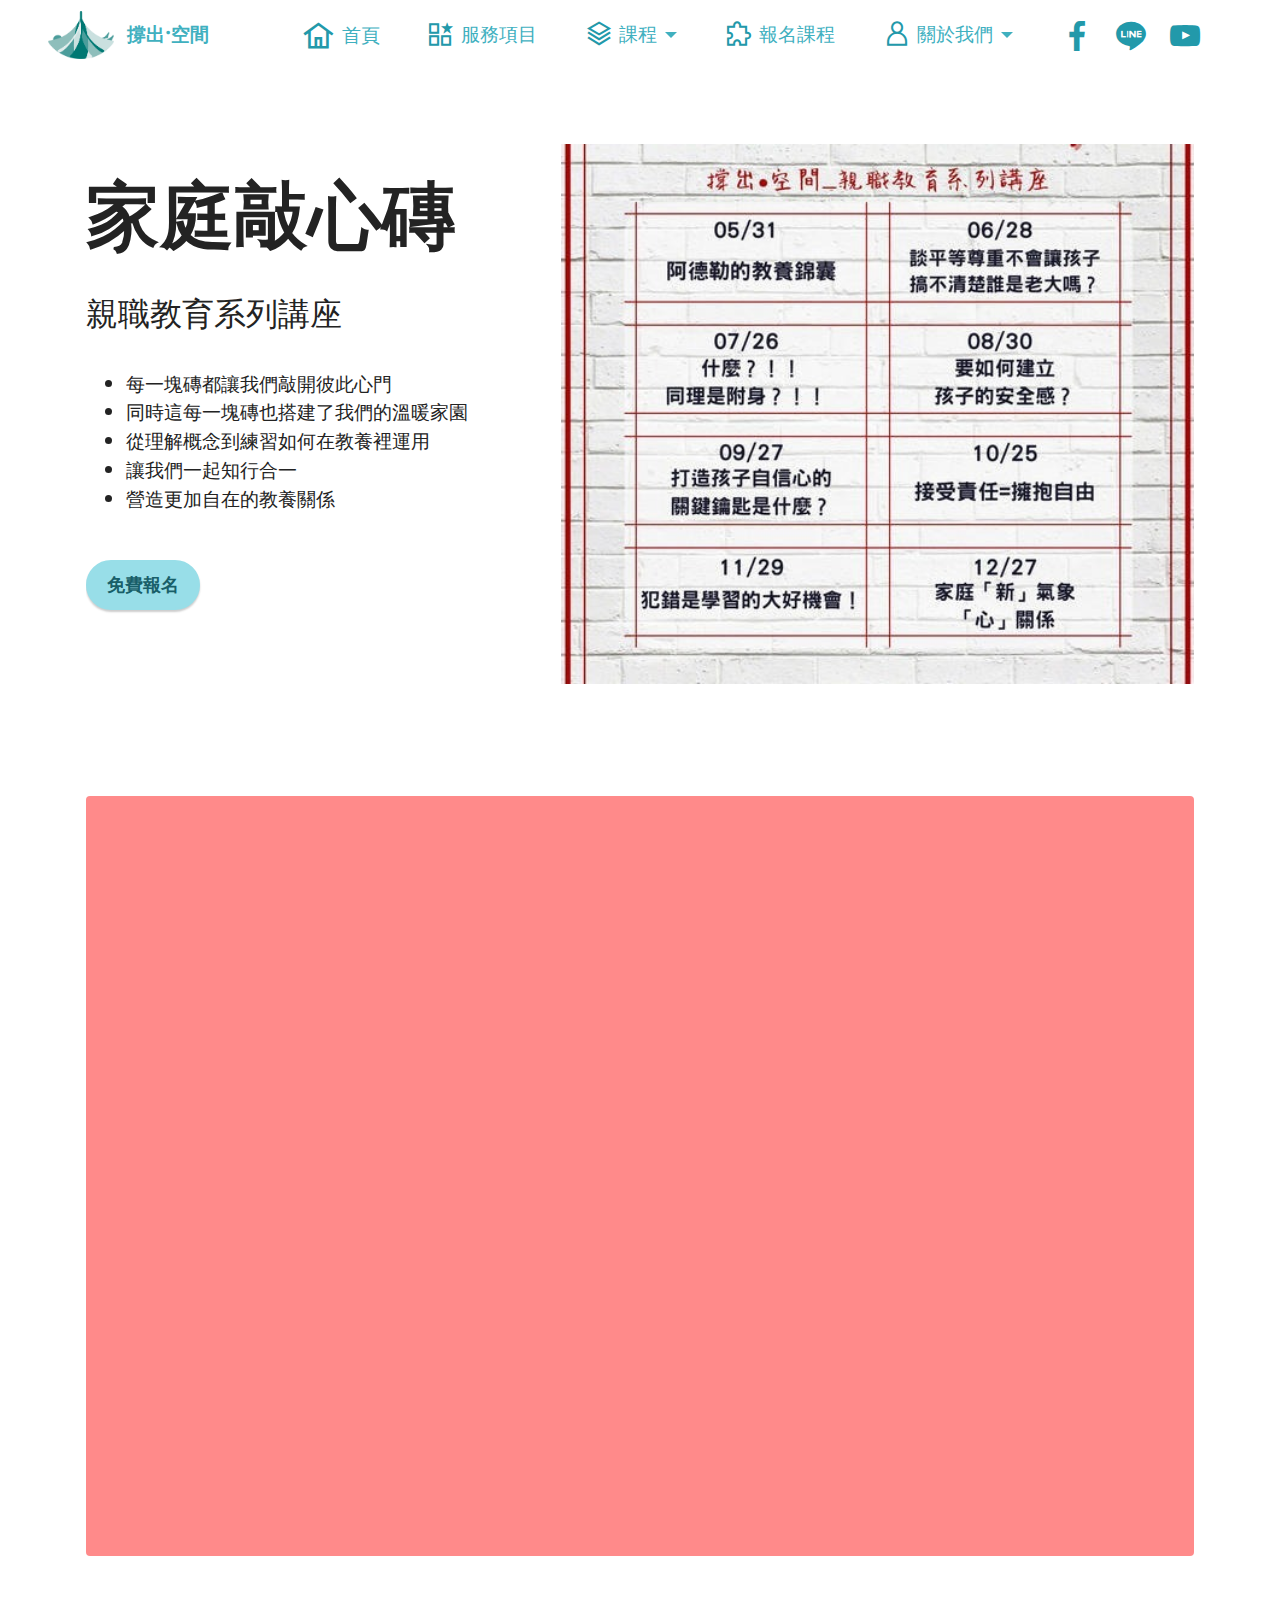
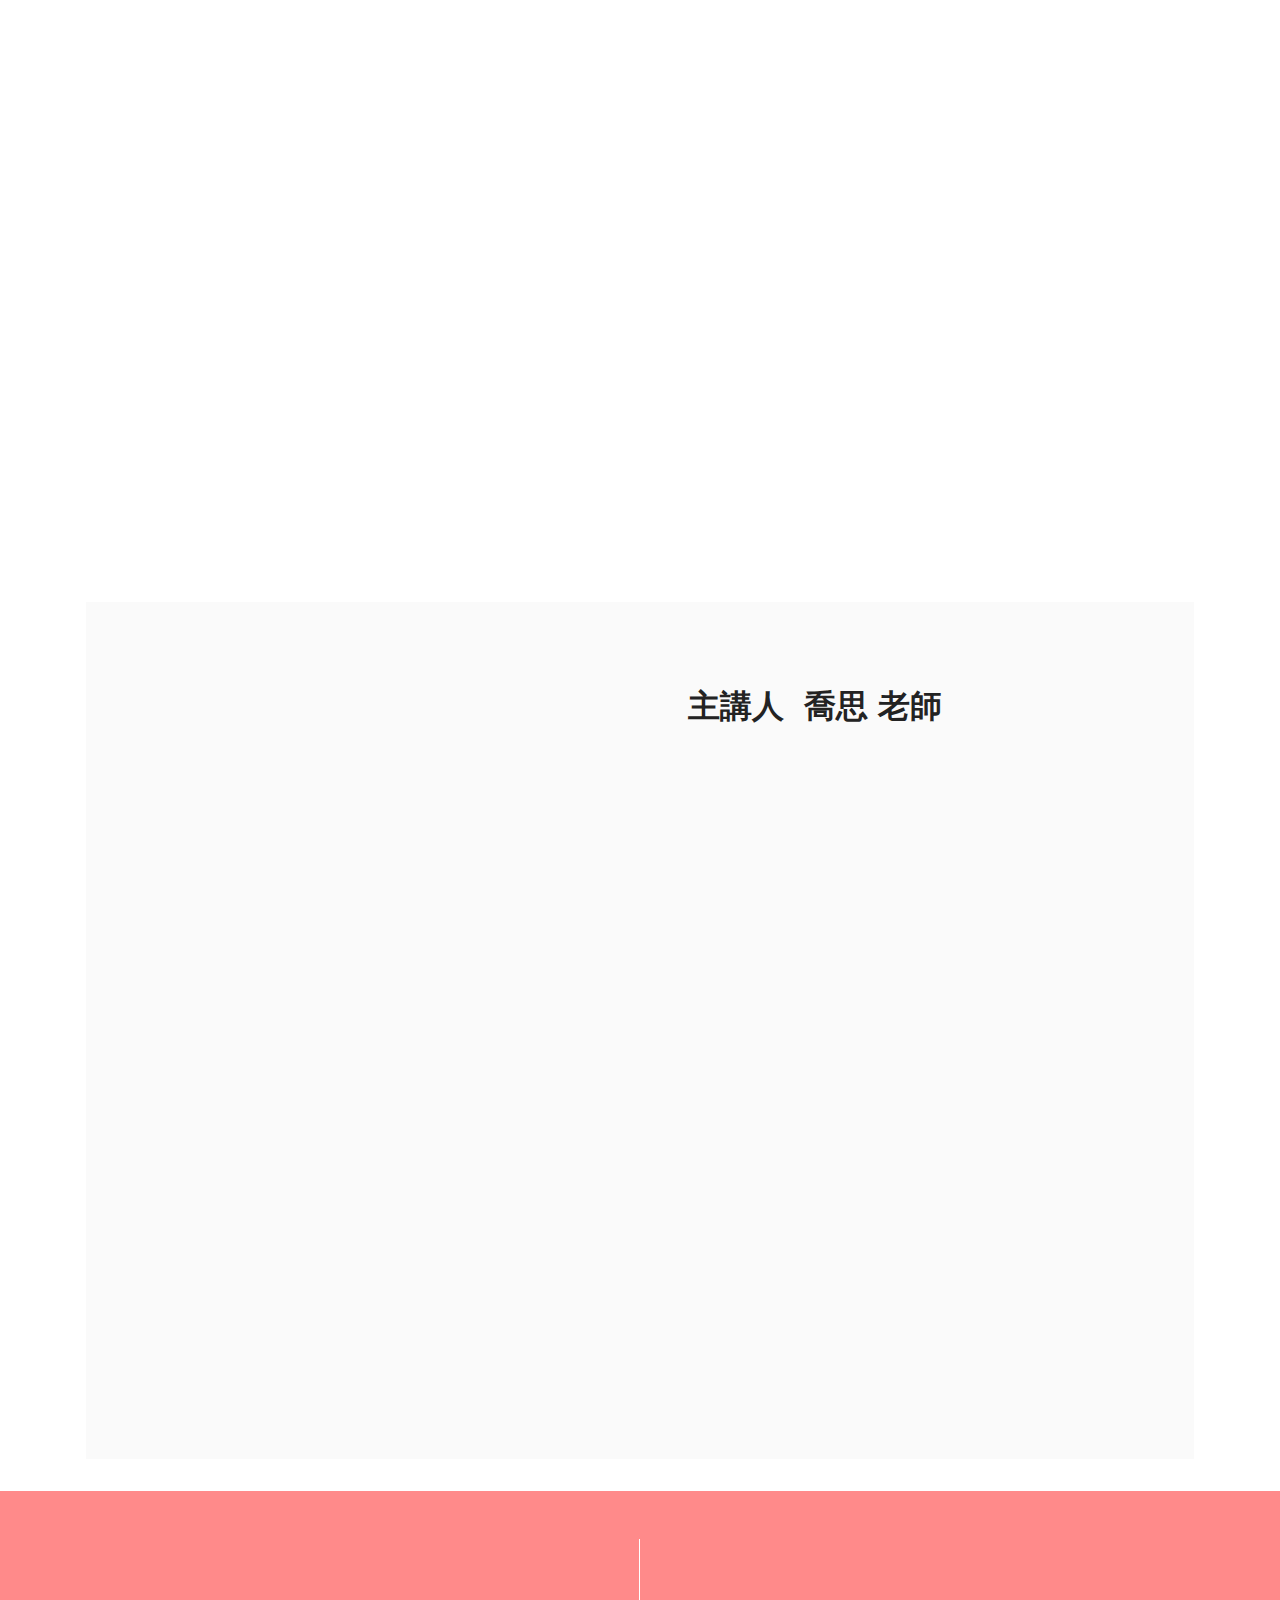
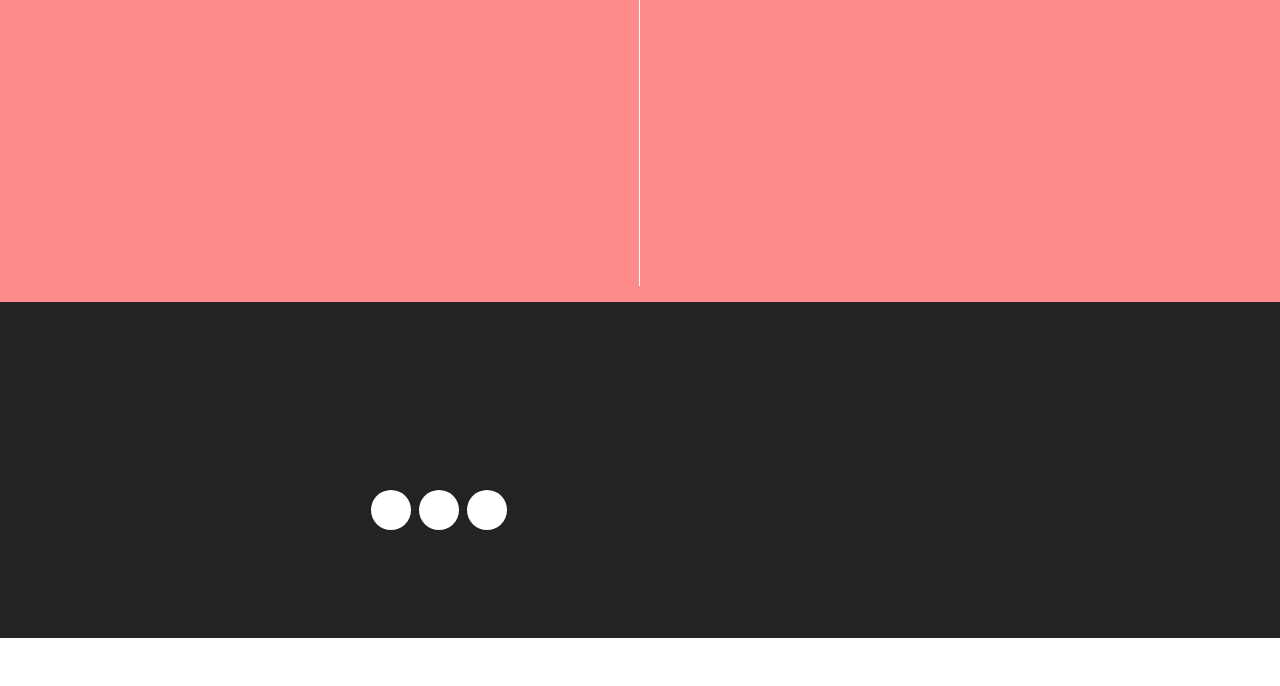
<file: page2.html>
<!DOCTYPE html>
<html  >
<head>
  <!-- Site made with Mobirise Website Builder v5.3.10, https://mobirise.com -->
  <meta charset="UTF-8">
  <meta http-equiv="X-UA-Compatible" content="IE=edge">
  <meta name="generator" content="Mobirise v5.3.10, mobirise.com">
  <meta name="twitter:card" content="summary_large_image"/>
  <meta name="twitter:image:src" content="assets/images/page2-meta.jpeg">
  <meta property="og:image" content="assets/images/page2-meta.jpeg">
  <meta name="twitter:title" content="家庭敲心磚">
  <meta name="viewport" content="width=device-width, initial-scale=1, minimum-scale=1">
  <link rel="shortcut icon" href="assets/images/hclogo-1.svg" type="image/x-icon">
  <meta name="description" content="">
  
  
  <title>家庭敲心磚</title>
  <link rel="stylesheet" href="assets/web/assets/mobirise-icons2/mobirise2.css">
  <link rel="stylesheet" href="assets/tether/tether.min.css">
  <link rel="stylesheet" href="assets/bootstrap/css/bootstrap.min.css">
  <link rel="stylesheet" href="assets/bootstrap/css/bootstrap-grid.min.css">
  <link rel="stylesheet" href="assets/bootstrap/css/bootstrap-reboot.min.css">
  <link rel="stylesheet" href="assets/web/assets/gdpr-plugin/gdpr-styles.css">
  <link rel="stylesheet" href="assets/animatecss/animate.css">
  <link rel="stylesheet" href="assets/dropdown/css/style.css">
  <link rel="stylesheet" href="assets/socicon/css/styles.css">
  <link rel="stylesheet" href="assets/theme/css/style.css">
  <link rel="preload" href="https://fonts.googleapis.com/css?family=Jost:100,200,300,400,500,600,700,800,900,100i,200i,300i,400i,500i,600i,700i,800i,900i&display=swap" as="style" onload="this.onload=null;this.rel='stylesheet'">
  <noscript><link rel="stylesheet" href="https://fonts.googleapis.com/css?family=Jost:100,200,300,400,500,600,700,800,900,100i,200i,300i,400i,500i,600i,700i,800i,900i&display=swap"></noscript>
  <link rel="preload" as="style" href="assets/mobirise/css/mbr-additional.css"><link rel="stylesheet" href="assets/mobirise/css/mbr-additional.css" type="text/css">
  
  
  
  
</head>
<body>

<!-- Analytics -->
<!-- Global site tag (gtag.js) - Google Analytics -->
<script async src="https://www.googletagmanager.com/gtag/js?id=G-JTQ1DKH858"></script>
<script>
  window.dataLayer = window.dataLayer || [];
  function gtag(){dataLayer.push(arguments);}
  gtag('js', new Date());

  gtag('config', 'G-JTQ1DKH858');
</script>
<!-- /Analytics -->


  
  <section class="menu menu2 cid-szaTot003J" once="menu" id="menu2-21">
    
    <nav class="navbar navbar-dropdown navbar-fixed-top navbar-expand-lg">
        <div class="container-fluid">
            <div class="navbar-brand">
                <span class="navbar-logo">
                    <a href="index.html">
                        <img src="assets/images/hclogo-1.svg" alt="Mobirise" style="height: 3rem;">
                    </a>
                </span>
                <span class="navbar-caption-wrap"><a class="navbar-caption text-success display-7" href="index.html">撐出•空間</a></span>
            </div>
            <button class="navbar-toggler" type="button" data-toggle="collapse" data-target="#navbarSupportedContent" aria-controls="navbarNavAltMarkup" aria-expanded="false" aria-label="Toggle navigation">
                <div class="hamburger">
                    <span></span>
                    <span></span>
                    <span></span>
                    <span></span>
                </div>
            </button>
            <div class="collapse navbar-collapse" id="navbarSupportedContent">
                <ul class="navbar-nav nav-dropdown nav-right" data-app-modern-menu="true"><li class="nav-item"><a class="nav-link link text-success text-primary display-7" href="index.html" aria-expanded="false"><span class="mobi-mbri mobi-mbri-home mbr-iconfont mbr-iconfont-btn" style="font-size: 31px; color: rgb(34, 153, 170);"></span>首頁</a></li><li class="nav-item"><a class="nav-link link text-success text-primary display-7" href="index.html#features4-1u" aria-expanded="false"><span class="mobi-mbri mobi-mbri-features mbr-iconfont mbr-iconfont-btn" style="color: rgb(34, 153, 170);"></span>服務項目</a></li><li class="nav-item dropdown"><a class="nav-link link text-success text-primary dropdown-toggle display-7" href="#" aria-expanded="false" data-toggle="dropdown-submenu"><span class="mobi-mbri mobi-mbri-layers mbr-iconfont mbr-iconfont-btn" style="color: rgb(34, 153, 170);"></span>課程</a><div class="dropdown-menu"><a class="text-success text-primary dropdown-item display-7" href="page2.html" aria-expanded="false" target="_blank">家庭敲心磚</a><a class="text-success text-primary dropdown-item display-7" href="page3.html" aria-expanded="false" target="_blank">我們說書 你來赴會</a><a class="text-success text-primary dropdown-item display-7" href="page4.html" aria-expanded="false" target="_blank">夜談阿德勒</a><a class="text-success text-primary dropdown-item display-7" href="page5.html" aria-expanded="false" target="_blank">報名課程<br></a></div></li><li class="nav-item"><a class="nav-link link text-success text-primary display-7" href="page5.html" aria-expanded="false"><span class="mobi-mbri mobi-mbri-extension mbr-iconfont mbr-iconfont-btn" style="color: rgb(34, 153, 170);"></span>報名課程</a></li><li class="nav-item dropdown"><a class="nav-link link text-success text-primary dropdown-toggle display-7" href="#" aria-expanded="false" data-toggle="dropdown-submenu"><span class="mobi-mbri mobi-mbri-user mbr-iconfont mbr-iconfont-btn" style="color: rgb(34, 153, 170);"></span>關於我們</a><div class="dropdown-menu"><a class="text-success text-primary dropdown-item display-7" href="page1.html" aria-expanded="false">關於我們</a><a class="text-success text-primary dropdown-item display-7" href="page1.html#features4-1j" aria-expanded="false">講師群</a></div></li></ul>
                <div class="icons-menu">
                    <a class="iconfont-wrapper" href="https://www.facebook.com/hopefulcity.co" target="_blank">
                        <span class="p-2 mbr-iconfont socicon-facebook socicon" style="color: rgb(34, 153, 170); fill: rgb(34, 153, 170); font-size: 30px;"></span>
                    </a>
                    <a class="iconfont-wrapper" href="https://lin.ee/PZKN9zD" target="_blank">
                        <span class="p-2 mbr-iconfont socicon-line socicon" style="font-size: 30px; color: rgb(34, 153, 170); fill: rgb(34, 153, 170);"></span>
                    </a>
                    <a class="iconfont-wrapper" href="https://www.youtube.com/channel/UCmk7b3wvjPNmhnGZbf9ihlQ" target="_blank">
                        <span class="p-2 mbr-iconfont socicon-youtube socicon" style="font-size: 30px; color: rgb(34, 153, 170); fill: rgb(34, 153, 170);"></span>
                    </a>
                    
                </div>
                
            </div>
        </div>
    </nav>
</section>

<section class="features11 cid-sF07QKffRT" id="features12-2q">

    
    
    <div class="container">
        <div class="row align-items-center">
            <div class="col-12 col-lg">
                <div class="card-wrapper">
                    <div class="card-box">
                        <h4 class="card-title mbr-fonts-style mb-4 display-1"><strong>家庭敲心磚</strong></h4>
                        <p class="mbr-text mbr-fonts-style mb-4 display-5">親職教育系列講座</p>
                        <div class="mbr-text mbr-fonts-style counter-container display-7">
                            <ul>
                                <li>每一塊磚都讓我們敲開彼此心門
</li><li>同時這每一塊磚也搭建了我們的溫暖家園
</li><li>從理解概念到練習如何在教養裡運用
</li><li>讓我們一起知行合一</li><li>營造更加自在的教養關係</li>
                            </ul>
                        </div>
                        <div class="mbr-section-btn mb-4"><a class="btn btn-primary display-4" href="page5.html">免費報名</a></div>
                    </div>
                </div>
            </div>
            <div class="col-12 col-lg-7 md-pb">
                <div class="image-wrapper">
                    <img src="assets/images/185277393-6226946128730-2977673293323655450-n-6.jpeg" alt="Mobirise">
                </div>
            </div>
        </div>
    </div>
</section>

<section class="content15 cid-sF0aNK48Mv" id="content15-2t">

    

    
    <div class="container">
        <div class="row justify-content-center">
            <div class="card col-md-12 col-lg-12">
                <div class="card-wrapper">
                    <div class="card-box align-left">
                        <h4 class="card-title mbr-fonts-style mbr-white mb-3 display-2"><strong>家庭敲心磚 親職教育系列講座 免費開放囉!</strong></h4>
                        <p class="mbr-text mbr-fonts-style display-7">我們希望能打造一個給父母、孩子以及教師能夠好好休息、充電的空間，
<br>三級警戒宅在家的期間，
<br>我們仍持續思索，在這個限制下，
<br>撐出·空間還能做些什麼呢???🤔
<br>我們做了兩個決定
<br>「2021年 #家庭敲心磚_親職教育系列講座 免費開放！」
<br>「努力邀請更多我們欽佩的實踐者來參與對話，讓講座成為大家的資源寶庫。」
<br>撐出·空間的每一步、每一個決定啊~
<br>都很符合我們創辦人夏天的信念~
<br>「我也不知道會發生什麼事，就試試看吧~」
<br>有些事不是因為有希望才去做，
<br>而是在不斷嘗試、不斷努力的過程看見希望，才更加相信。
<br>（抱歉了錢錢～我們真的覺得這件事很重要XD） 
<br>誠摯邀請大家🤝🤝🤝
<br>每月最後一週的星期一晚上 19:00-20:30
<br>以阿德勒心理學為基礎，
<br>我們會分享在教養、教育上的觀點、想法與策略~
<br>並邀請我們認識、令我們感到欽佩的實踐者一起來對話，
<br>非常適合 #想要增進與孩子互動的父母、老師或其他對阿德勒式教養有興趣的夥伴哦~<br></p>
                        
                    </div>
                </div>
            </div>
        </div>
    </div>
</section>

<section class="content9 cid-sF0bZPRktU" id="content9-2u">
    

    <div class="container">
        <div class="row justify-content-center">
            <div class="counter-container col-md-12 col-lg-9">
                <h4 class="mbr-section-title mbr-fonts-style mb-4 display-5">
                    因應Covid-19疫情警戒 2021<br>家庭敲心磚系列講座以線上視訊進行</h4>
                <div class="mbr-text mbr-fonts-style display-7">
                    <ol>
                        <li><span style="font-size: 1.2rem;">05/31 (一) 1900~2030 阿德勒的教養錦囊</span><br></li><li>06/28 (一) 1900~2030 談平等尊重不會讓孩子搞不清楚誰是老大嗎？？
</li><li>07/26 (一) 1900~2030 什麼？！！同理是附身？！！
</li><li>08/30 (一) 1900~2030 要如何建立孩子的安全感？
</li><li>09/27 (一) 1900~2030 打造孩子自信心的關鍵鑰匙是什麼？？
</li><li>10/25 (一) 1900~2030 接受責任=擁抱自由
</li><li>11/29 (一) 1900~2030 犯錯是學習的大好機會！</li><li>12/27 (一) 1900~2030 家庭「新」氣象「心」關係</li></ol><ol>
                    </ol>
                </div>
            </div>
        </div>
    </div>
</section>

<section class="features16 cid-sF09bHL5nQ" id="features17-2s">
    

    
    <div class="container">
        <div class="content-wrapper">
            <div class="row align-items-center">
                <div class="col-12 col-lg-6">
                    <div class="image-wrapper">
                        <img src="assets/images/momentcamsys-20210710073939.jpeg" alt="Mobirise">
                    </div>
                </div>
                <div class="col-12 col-lg">
                    <div class="text-wrapper">
                        <h6 class="card-title mbr-fonts-style display-5">
                            <strong>主講人&nbsp;&nbsp;</strong><strong>喬思 老師</strong><br></h6>
                        <p class="mbr-text mbr-fonts-style mb-4 display-7">大專院校通識教育中心專任講師
<br>輔仁大學心理系博士班
<br>台北地方法院家事法庭親職團體帶領人
<br>臺灣阿德勒心理學會北區課程領導
<br>
<br>高中學生輔導中心專任輔導教師
<br>專科學校性別平等教育委員會委員
<br>台北地方法院家事法庭調解實務暨親職團體帶領人
<br>校園性侵害性騷擾或性霸凌調查人員
<br>法務部矯正學校明陽中學輔導教師
<br>新北市溪州國小教師
<br>臺灣阿德勒心理學會創會理事
<br>
<br>中等教育輔導科
<br>阿德勒心理學讀書會認證帶領人
<br>阿德勒取向親師諮詢講師、督導
<br>阿德勒取向婚姻諮詢師
<br>美國正向教養/正面管教認證家長講師<strong><br></strong><br><strong>與談人</strong><br><strong>取得臺灣阿德勒心理學會專業認可之親師諮詢師</strong><br></p>
                        
                    </div>
                </div>
            </div>
        </div>
    </div>
</section>

<section class="info2 cid-sF08KOfbul" id="info2-2r">
    
    
    <div class="align-center container">
        <div class="row justify-content-center">
            <div class="card col-12 col-lg-6">
                <div class="wrapper">
                    <h3 class="mbr-section-title mb-4 mbr-fonts-style display-5"><strong>適合對象</strong></h3>
                    <p class="mbr-text mb-4 mbr-fonts-style display-4">想更加了解<br>如何增進與孩子互動品質的父母<br>教師或其他主要照顧者<br></p>
                    <div class="mbr-section-btn"><a class="btn btn-primary display-4" href="page5.html" target="_blank">免費報名</a></div>
                </div>
            </div>
            <div class="col-12 col-lg-6">
                <div class="wrapper">
                    <h3 class="mbr-section-title mbr-fonts-style mb-4 display-5"><strong>&nbsp;在講座裡您將會聽見…</strong></h3>
                    <p class="mbr-text mbr-fonts-style mb-4 display-4">阿德勒取向親職教養重要內涵
<br>邀請生活中的勇氣實踐者分享自己的經驗
<br>5E5R在家庭會議中的運用
<br>參與夥伴們提問，交流討論<br></p>
                    <div class="mbr-section-btn"><a class="btn btn-primary display-4" href="page5.html" target="_blank">免費報名</a></div>
                </div>
            </div>
        </div>
    </div>
</section>

<section class="footer4 cid-szggv54iQK" once="footers" id="footer4-22">

    
    
    <div class="container">
        <div class="row mbr-white">
            <div class="col-6 col-lg-3">
                <div class="media-wrap col-md-8 col-12">
                    <a href="index.html">
                        <img src="assets/images/hopefulcity-logo.svg" alt="">
                    </a>
                </div>
            </div>
            <div class="col-12 col-md-6 col-lg-3">
                <h5 class="mbr-section-subtitle mbr-fonts-style mb-2 display-7">
                    <strong>Email</strong></h5>
                <p class="mbr-text mbr-fonts-style mb-4 display-4"><a href="mailto:hopefulcity.co@gmail.com" class="text-primary">hopefulspace@hopefulcityco.com</a></p>
                <h5 class="mbr-section-subtitle mbr-fonts-style mb-3 display-7">
                    <strong>Follow Us</strong>
                </h5>
                <div class="social-row display-7">
                    <div class="soc-item">
                        <a href="https://www.facebook.com/hopefulcity.co" target="_blank">
                            <span class="mbr-iconfont socicon-facebook socicon" style=""></span>
                        </a>
                    </div>
                    <div class="soc-item">
                        <a href="https://lin.ee/PZKN9zD" target="_blank">
                            <span class="mbr-iconfont socicon-line socicon" style=""></span>
                        </a>
                    </div>
                    <div class="soc-item">
                        <a href="https://www.youtube.com/channel/UCmk7b3wvjPNmhnGZbf9ihlQ" target="_blank">
                            <span class="mbr-iconfont socicon-youtube socicon" style=""></span>
                        </a>
                    </div>
                    
                </div>
            </div>
            <div class="col-12 col-md-6 col-lg-3">
                <h5 class="mbr-section-subtitle mbr-fonts-style mb-2 display-7"><strong>Phone</strong></h5>
                <ul class="list mbr-fonts-style display-4">
                    <li class="mbr-text item-wrap"><a href="tel:0908 345 111" class="text-primary">0908 345 111</a></li>
                </ul>
            </div>
            <div class="col-12 col-md-6 col-lg-3">
                <h5 class="mbr-section-subtitle mbr-fonts-style mb-2 display-7">
                    <strong>Address</strong></h5>
                <ul class="list mbr-fonts-style display-4">
                    <li class="mbr-text item-wrap"><a href="https://www.google.com/maps/place/237%E5%8F%B0%E6%B9%BE%E6%96%B0%E5%8C%97%E5%B8%82%E4%B8%89%E5%B3%A1%E5%8C%BA%E6%B0%91%E6%9D%83%E8%A1%97170%E5%B7%B719%E8%99%9F/@24.929761,121.367408,16z/data=!4m5!3m4!1s0x34681bef30ca0241:0xa49353ac05e5457d!8m2!3d24.9297606!4d121.3674076?hl=zh" class="text-primary" target="_blank">237新北市三峽區民權街170巷19號2樓</a></li>
                </ul>
            </div>
            <div class="col-12 mt-4">
                <p class="mbr-text mb-0 mbr-fonts-style copyright align-center display-7">
                    © Copyright 2021 Hopeful City - All Rights Reserved
                </p>
            </div>
        </div>
    </div>
</section><section style="background-color: #fff; font-family: -apple-system, BlinkMacSystemFont, 'Segoe UI', 'Roboto', 'Helvetica Neue', Arial, sans-serif; color:#aaa; font-size:12px; padding: 0; align-items: center; display: flex;"><a href="https://mobirise.site/x" style="flex: 1 1; height: 3rem; padding-left: 1rem;"></a><p style="flex: 0 0 auto; margin:0; padding-right:1rem;"><a href="https://mobirise.site" style="color:#aaa;">Mobirise</a> easy web software</p></section><script src="assets/web/assets/jquery/jquery.min.js"></script>  <script src="assets/popper/popper.min.js"></script>  <script src="assets/tether/tether.min.js"></script>  <script src="assets/bootstrap/js/bootstrap.min.js"></script>  <script src="assets/smoothscroll/smooth-scroll.js"></script>  <script src="assets/viewportchecker/jquery.viewportchecker.js"></script>  <script src="assets/dropdown/js/nav-dropdown.js"></script>  <script src="assets/dropdown/js/navbar-dropdown.js"></script>  <script src="assets/touchswipe/jquery.touch-swipe.min.js"></script>  <script src="assets/theme/js/script.js"></script>  
  
  
 <div id="scrollToTop" class="scrollToTop mbr-arrow-up"><a style="text-align: center;"><i class="mbr-arrow-up-icon mbr-arrow-up-icon-cm cm-icon cm-icon-smallarrow-up"></i></a></div>
    <input name="animation" type="hidden">
  </body>
</html>
</file>
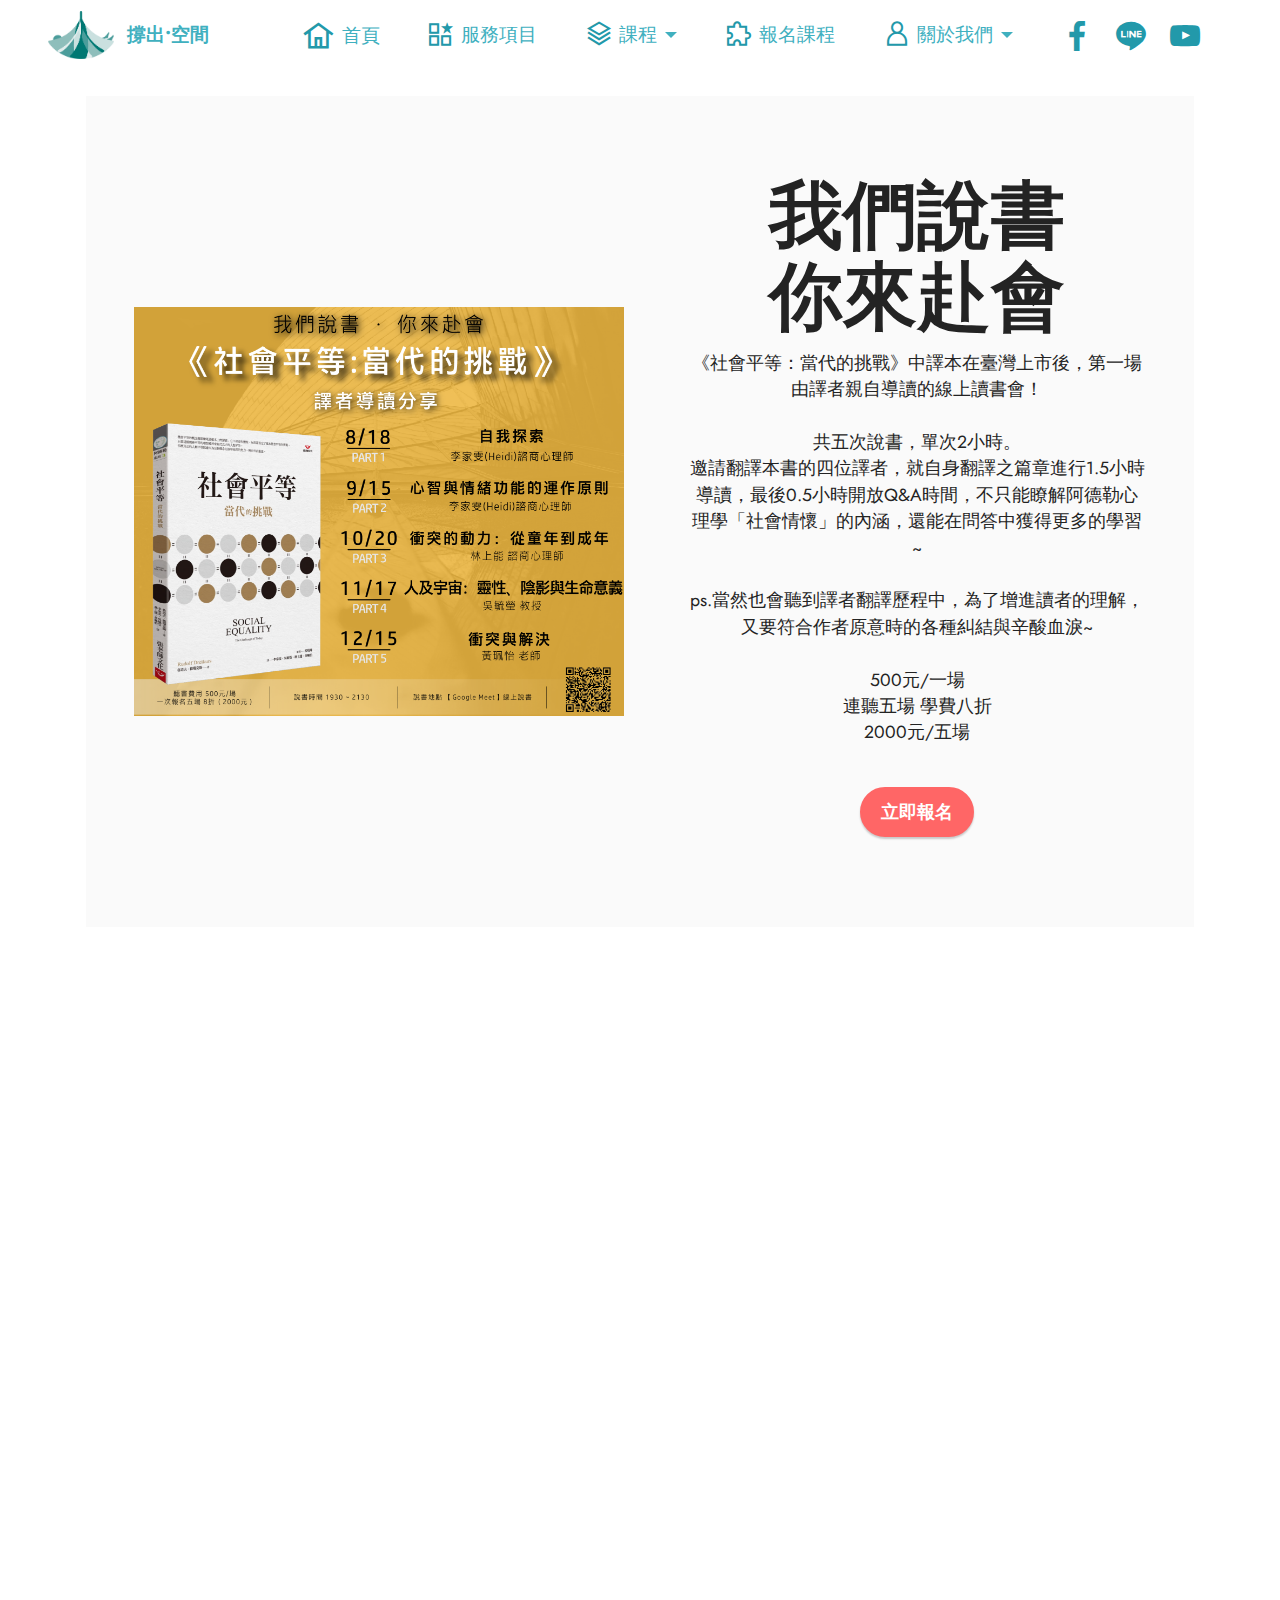
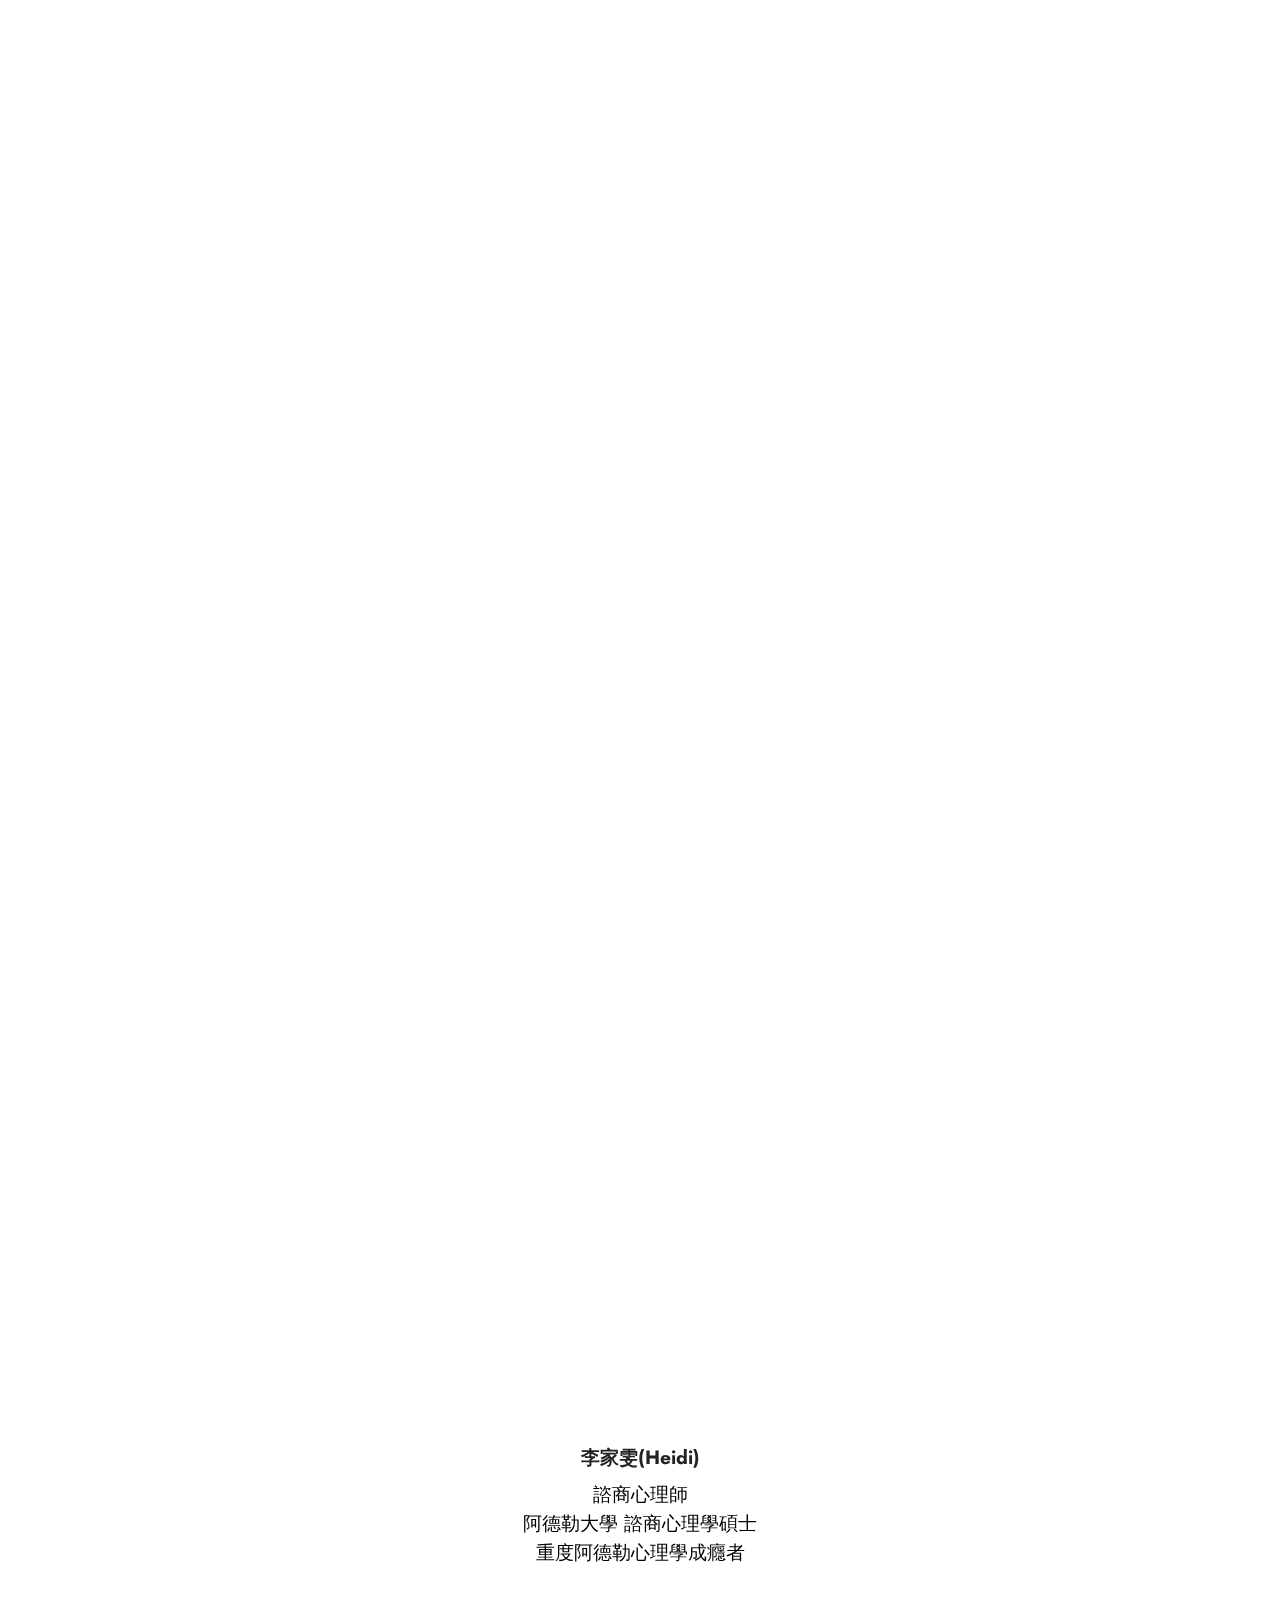
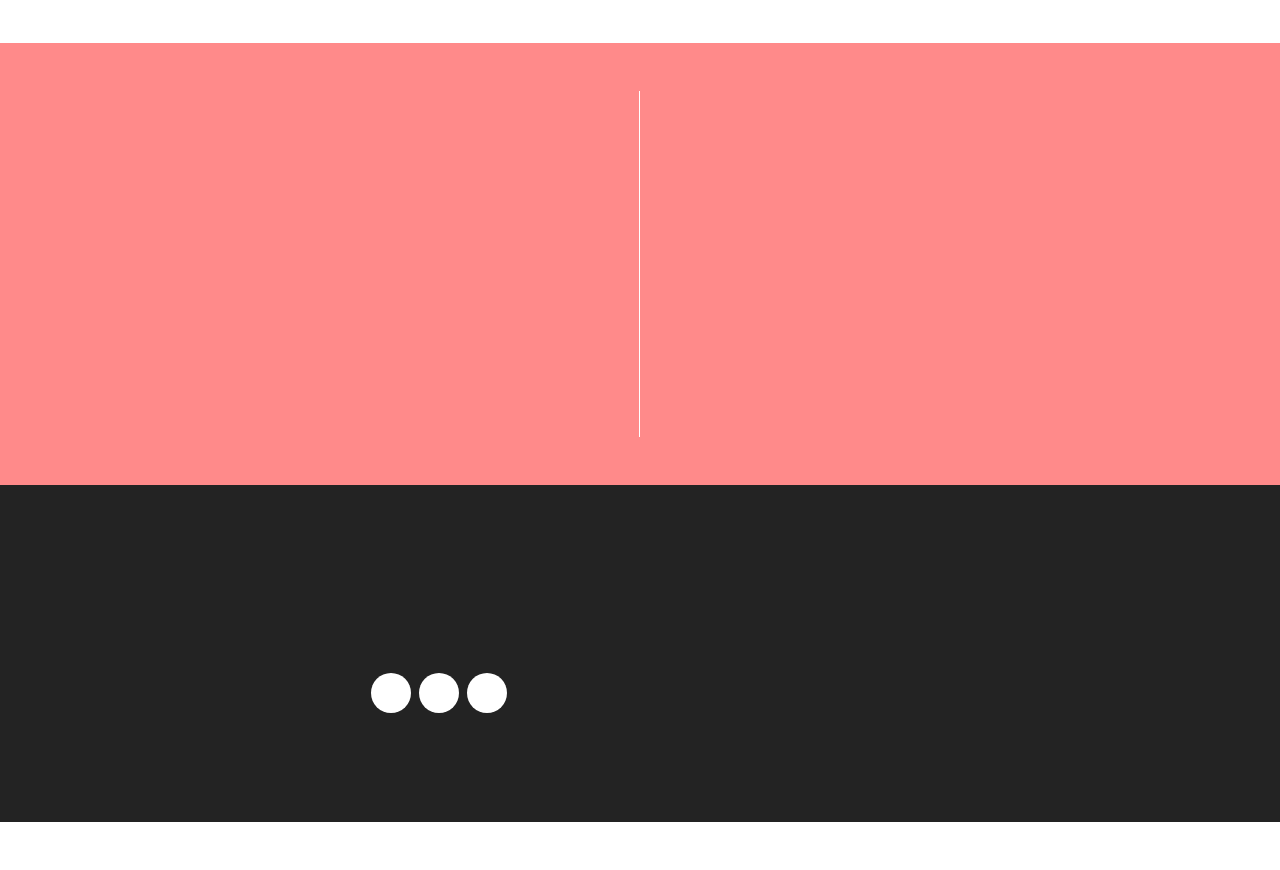
<file: page3.html>
<!DOCTYPE html>
<html  >
<head>
  <!-- Site made with Mobirise Website Builder v5.3.10, https://mobirise.com -->
  <meta charset="UTF-8">
  <meta http-equiv="X-UA-Compatible" content="IE=edge">
  <meta name="generator" content="Mobirise v5.3.10, mobirise.com">
  <meta name="twitter:card" content="summary_large_image"/>
  <meta name="twitter:image:src" content="assets/images/page3-meta.png">
  <meta property="og:image" content="assets/images/page3-meta.png">
  <meta name="twitter:title" content="我們說書 你來赴會">
  <meta name="viewport" content="width=device-width, initial-scale=1, minimum-scale=1">
  <link rel="shortcut icon" href="assets/images/hclogo-1.svg" type="image/x-icon">
  <meta name="description" content="">
  
  
  <title>我們說書 你來赴會</title>
  <link rel="stylesheet" href="assets/web/assets/mobirise-icons2/mobirise2.css">
  <link rel="stylesheet" href="assets/tether/tether.min.css">
  <link rel="stylesheet" href="assets/bootstrap/css/bootstrap.min.css">
  <link rel="stylesheet" href="assets/bootstrap/css/bootstrap-grid.min.css">
  <link rel="stylesheet" href="assets/bootstrap/css/bootstrap-reboot.min.css">
  <link rel="stylesheet" href="assets/web/assets/gdpr-plugin/gdpr-styles.css">
  <link rel="stylesheet" href="assets/animatecss/animate.css">
  <link rel="stylesheet" href="assets/dropdown/css/style.css">
  <link rel="stylesheet" href="assets/socicon/css/styles.css">
  <link rel="stylesheet" href="assets/theme/css/style.css">
  <link rel="preload" href="https://fonts.googleapis.com/css?family=Jost:100,200,300,400,500,600,700,800,900,100i,200i,300i,400i,500i,600i,700i,800i,900i&display=swap" as="style" onload="this.onload=null;this.rel='stylesheet'">
  <noscript><link rel="stylesheet" href="https://fonts.googleapis.com/css?family=Jost:100,200,300,400,500,600,700,800,900,100i,200i,300i,400i,500i,600i,700i,800i,900i&display=swap"></noscript>
  <link rel="preload" as="style" href="assets/mobirise/css/mbr-additional.css"><link rel="stylesheet" href="assets/mobirise/css/mbr-additional.css" type="text/css">
  
  
  
  
</head>
<body>

<!-- Analytics -->
<!-- Global site tag (gtag.js) - Google Analytics -->
<script async src="https://www.googletagmanager.com/gtag/js?id=G-JTQ1DKH858"></script>
<script>
  window.dataLayer = window.dataLayer || [];
  function gtag(){dataLayer.push(arguments);}
  gtag('js', new Date());

  gtag('config', 'G-JTQ1DKH858');
</script>
<!-- /Analytics -->


  
  <section class="menu menu2 cid-szaTot003J" once="menu" id="menu2-1y">
    
    <nav class="navbar navbar-dropdown navbar-fixed-top navbar-expand-lg">
        <div class="container-fluid">
            <div class="navbar-brand">
                <span class="navbar-logo">
                    <a href="index.html">
                        <img src="assets/images/hclogo-1.svg" alt="Mobirise" style="height: 3rem;">
                    </a>
                </span>
                <span class="navbar-caption-wrap"><a class="navbar-caption text-success display-7" href="index.html">撐出•空間</a></span>
            </div>
            <button class="navbar-toggler" type="button" data-toggle="collapse" data-target="#navbarSupportedContent" aria-controls="navbarNavAltMarkup" aria-expanded="false" aria-label="Toggle navigation">
                <div class="hamburger">
                    <span></span>
                    <span></span>
                    <span></span>
                    <span></span>
                </div>
            </button>
            <div class="collapse navbar-collapse" id="navbarSupportedContent">
                <ul class="navbar-nav nav-dropdown nav-right" data-app-modern-menu="true"><li class="nav-item"><a class="nav-link link text-success text-primary display-7" href="index.html" aria-expanded="false"><span class="mobi-mbri mobi-mbri-home mbr-iconfont mbr-iconfont-btn" style="font-size: 31px; color: rgb(34, 153, 170);"></span>首頁</a></li><li class="nav-item"><a class="nav-link link text-success text-primary display-7" href="index.html#features4-1u" aria-expanded="false"><span class="mobi-mbri mobi-mbri-features mbr-iconfont mbr-iconfont-btn" style="color: rgb(34, 153, 170);"></span>服務項目</a></li><li class="nav-item dropdown"><a class="nav-link link text-success text-primary dropdown-toggle display-7" href="#" aria-expanded="false" data-toggle="dropdown-submenu"><span class="mobi-mbri mobi-mbri-layers mbr-iconfont mbr-iconfont-btn" style="color: rgb(34, 153, 170);"></span>課程</a><div class="dropdown-menu"><a class="text-success text-primary dropdown-item display-7" href="page2.html" aria-expanded="false" target="_blank">家庭敲心磚</a><a class="text-success text-primary dropdown-item display-7" href="page3.html" aria-expanded="false" target="_blank">我們說書 你來赴會</a><a class="text-success text-primary dropdown-item display-7" href="page4.html" aria-expanded="false" target="_blank">夜談阿德勒</a><a class="text-success text-primary dropdown-item display-7" href="page5.html" aria-expanded="false" target="_blank">報名課程<br></a></div></li><li class="nav-item"><a class="nav-link link text-success text-primary display-7" href="page5.html" aria-expanded="false"><span class="mobi-mbri mobi-mbri-extension mbr-iconfont mbr-iconfont-btn" style="color: rgb(34, 153, 170);"></span>報名課程</a></li><li class="nav-item dropdown"><a class="nav-link link text-success text-primary dropdown-toggle display-7" href="#" aria-expanded="false" data-toggle="dropdown-submenu"><span class="mobi-mbri mobi-mbri-user mbr-iconfont mbr-iconfont-btn" style="color: rgb(34, 153, 170);"></span>關於我們</a><div class="dropdown-menu"><a class="text-success text-primary dropdown-item display-7" href="page1.html" aria-expanded="false">關於我們</a><a class="text-success text-primary dropdown-item display-7" href="page1.html#features4-1j" aria-expanded="false">講師群</a></div></li></ul>
                <div class="icons-menu">
                    <a class="iconfont-wrapper" href="https://www.facebook.com/hopefulcity.co" target="_blank">
                        <span class="p-2 mbr-iconfont socicon-facebook socicon" style="color: rgb(34, 153, 170); fill: rgb(34, 153, 170); font-size: 30px;"></span>
                    </a>
                    <a class="iconfont-wrapper" href="https://lin.ee/PZKN9zD" target="_blank">
                        <span class="p-2 mbr-iconfont socicon-line socicon" style="font-size: 30px; color: rgb(34, 153, 170); fill: rgb(34, 153, 170);"></span>
                    </a>
                    <a class="iconfont-wrapper" href="https://www.youtube.com/channel/UCmk7b3wvjPNmhnGZbf9ihlQ" target="_blank">
                        <span class="p-2 mbr-iconfont socicon-youtube socicon" style="font-size: 30px; color: rgb(34, 153, 170); fill: rgb(34, 153, 170);"></span>
                    </a>
                    
                </div>
                
            </div>
        </div>
    </nav>
</section>

<section class="features16 cid-sEZPJW1rpM" id="features17-2i">
    

    
    <div class="container">
        <div class="content-wrapper">
            <div class="row align-items-center">
                <div class="col-12 col-lg-6">
                    <div class="image-wrapper">
                        <img src="assets/images/1.png" alt="Mobirise">
                    </div>
                </div>
                <div class="col-12 col-lg">
                    <div class="text-wrapper">
                        <h6 class="card-title mbr-fonts-style display-1">
                            <strong>我們說書</strong><br><strong>你來赴會</strong><br></h6>
                        <p class="mbr-text mbr-fonts-style mb-4 display-4">《社會平等：當代的挑戰》中譯本在臺灣上市後，第一場由譯者親自導讀的線上讀書會！
<br>
<br>共五次說書，單次2小時。
<br>邀請翻譯本書的四位譯者，就自身翻譯之篇章進行1.5小時導讀，最後0.5小時開放Q&amp;A時間，不只能瞭解阿德勒心理學「社會情懷」的內涵，還能在問答中獲得更多的學習~
<br>
<br>ps.當然也會聽到譯者翻譯歷程中，為了增進讀者的理解，又要符合作者原意時的各種糾結與辛酸血淚~<br><br>500元/一場
<br>連聽五場 學費八折
<br>2000元/五場<br></p>
                        <div class="mbr-section-btn mt-3"><a class="btn btn-secondary display-4" href="page5.html" target="_blank">立即報名</a></div>
                    </div>
                </div>
            </div>
        </div>
    </div>
</section>

<section class="content7 cid-sEZSpDmEy5" id="content7-2k">
    
    <div class="container">
        <div class="row justify-content-center">
            <div class="col-12 col-md-12">
                <blockquote>
                <h5 class="mbr-section-title mbr-fonts-style mb-2 display-7"><strong>關於《社會平等：當代的挑戰》</strong></h5>
                <p class="mbr-text mbr-fonts-style display-4">本書作者為：魯道夫·德瑞克斯（Rudolf Dreikurs）是美國芝加哥阿德勒大學的創辦人；
<br>譯者為：李家雯、吳毓瑩、林上能、黃珮怡。
<br>
<br>博客來連結：https://www.books.com.tw/products/0010809076
<br>
<br>德瑞克斯(Dreikurs)身為阿德勒的嫡傳弟子，跟隨在阿德勒身邊學習多年，對其理念瞭解通透，藉由本書，延伸阿德勒心理學中重要的核心概念：「社會情懷」。
<br>
<br>而社會情懷是什麼呢?? 德瑞克斯(Dreikurs)在自序中說道：「人類是社會性物種，其基本渴望是有所隸屬。人唯有在感受到自己有所歸屬時，才能發揮功能、參與及貢獻。阿德勒將這種基本渴望稱為『社會情懷』，是一種社會共融的概念，一種人能與生命潮流相融合的感受，一種關懷他人福祉的意念。」
<br>
<br>由此可知，一個人是否能在社會裡安然自在，其社會情懷的能力十分重要！
<br>但在談社會情懷時，我們必須先釐清何謂「平等」，「社會性平等」對每一個人在社會情懷上的建構又具有什麼作用呢？？
<br>
<br>身為處在臺灣這個多元文化社會下的我們，了解社會平等的真諦，並努力實踐社會平等，是我們迫在眉睫的課題，藉由本書將有助於我們充實生命，且成為更加完整的人。</p></blockquote>
            </div>
        </div>
    </div>
</section>

<section class="video5 cid-sEZQVQL4Rf" id="video5-2j">
    
    
    <div class="container">
        <div class="title-wrapper mb-5">
            
        </div>
        <div class="row align-items-center">
            <div class="col-12 col-lg-6 video-block">
                <div class="video-wrapper"><iframe class="mbr-embedded-video" src="https://www.youtube.com/embed/-P4XJ4SQ1Co?rel=0&amp;amp;showinfo=0&amp;autoplay=1&amp;loop=1&amp;playlist=-P4XJ4SQ1Co" width="1280" height="720" frameborder="0" allowfullscreen></iframe></div>
                
            </div>
            <div class="col-12 col-lg">
                <div class="text-wrapper">
                    <h3 class="mbr-section-subtitle mbr-fonts-style mb-3 display-5"><strong>誰是聽書人</strong></h3>
                    <p class="mbr-text mbr-fonts-style display-7">符合下列其中一項即可，報名達12人，說書勢在必行!
<br>➨對阿德勒心理學有好奇的你
<br>➨看完《被討厭的勇氣》還是感到有點意猶未盡的你
<br>➨想知道阿德勒嫡傳大弟子：德瑞克斯（Dreikurs）眼中阿德勒的你
<br>➨在讀《社會平等：當代的挑戰》之前，想先瞭解這本書的你<br><br></p>
                </div>
            </div>
        </div>
    </div>
</section>

<section class="image1 cid-sEZU1LNsOA" id="image1-2m">
    

    

    <div class="container">
        <div class="row align-items-center">
            <div class="col-12 col-lg-7">
                <div class="image-wrapper">
                    <img src="assets/images/2.png" alt="Mobirise">
                    
                </div>
            </div>
            <div class="col-12 col-lg">
                <div class="text-wrapper">
                    <h3 class="mbr-section-title mbr-fonts-style mb-3 display-5"><strong>時間 地點</strong></h3>
                    <p class="mbr-text mbr-fonts-style display-7">8月起，每月第三個周三晚上 7：30~9：30，共五次。
<br>
<br>不在天橋底下，是在「Google Meet」，我們線上說書。</p>
                </div>
            </div>
        </div>
    </div>
</section>

<section class="testimonails3 carousel slide testimonials-slider cid-sEZXpeCtxj" data-interval="false" id="testimonials3-2o">

    

    

    <div class="text-center container">
        <h3 class="mb-4 mbr-fonts-style display-2">
            <strong>關於說書人</strong>
        </h3>

        <div class="carousel slide" role="listbox" data-pause="true" data-keyboard="false" data-ride="carousel" data-interval="8000">
            <div class="carousel-inner">
                
                
            <div class="carousel-item">
                    <div class="user col-md-8">
                        <div class="user_image">
                            <img src="assets/images/img-20210410.jpeg" alt="">
                        </div>
                        <div class="user_text mb-4">
                            <p class="mbr-fonts-style display-7">習慣用阿德勒的眼睛去認識一切，教學、閱讀、追劇、體驗生命。
<br>非典型的多元角色，不規矩的斜槓人生，是因為相信阿德勒說的「人會成功，憑的是勇氣！」
<br>更相信「阿德勒」無所不在。<br></p>
                        </div>
                        <div class="user_name mbr-fonts-style mb-2 display-7">
                            <strong>李家雯(Heidi)</strong></div>
                        <div class="user_desk mbr-fonts-style display-7">諮商心理師<br>阿德勒大學 諮商心理學碩士
<div>重度阿德勒心理學成癮者</div><div><strong><a href="https://www.facebook.com/HeidisTHERAPY3" class="text-info" target="_blank">海蒂的療癒三次方_FB</a></strong></div></div>
                    </div>
                </div><div class="carousel-item">
                    <div class="user col-md-8">
                        <div class="user_image">
                            <img src="assets/images/s-24518658.jpeg" alt="">
                        </div>
                        <div class="user_text mb-4">
                            <p class="mbr-fonts-style display-7">執業於點亮心燈心理諮商所，穿梭於各機關單位講課，同時也還在博士班掙扎中的研究生一枚。
<br>當了八年中學輔導老師，逐漸發現使命感轉向幫助成年人照顧好自己才能幫助到孩子們。
<br>於是就（好像）很瀟灑地辭了公職，投入職涯就業諮詢、社區心理諮商，近年也努力倡議心理健康政策。
<br>覺得能在諮商、講課、督導、寫作、公共事務等多元角色切換中不斷實踐阿德勒社會情懷的精神，是件超～級幸福的事情！</p>
                        </div>
                        <div class="user_name mbr-fonts-style mb-2 display-7">
                            <strong>林上能</strong></div>
                        <div class="user_desk mbr-fonts-style display-7">
                            諮商心理師<br><strong><a href="http://www.facebook.com/findlifeinterest" class="text-info" target="_blank">尋．嘗日_FB</a></strong></div>
                    </div>
                </div><div class="carousel-item">
                    <div class="user col-md-8">
                        <div class="user_image">
                            <img src="assets/images/1539762483.png" alt="">
                        </div>
                        <div class="user_text mb-4">
                            <p class="mbr-fonts-style display-7">工作時WIN WIN雙贏，玩耍時YY歪歪。
<br>喜歡探究實踐智慧、相信生命乃在貢獻中成就、服氣問題源自關係、建構水土土的生涯。
<br>三個孩子的媽，很多學生的老師，老公的老婆，自己的我。
<br>從身旁夥伴的實踐中認識阿得樂，是人生一大幸福。
<br>阿德勒心理學就在周遭，閱讀阿得樂，仿若有知音相伴，只能說，「阿~~我得到快樂了！」</p>
                        </div>
                        <div class="user_name mbr-fonts-style mb-2 display-7">
                            <strong>吳毓瑩</strong></div>
                        <div class="user_desk mbr-fonts-style display-7">
                            國立臺北教育大學心理與諮商學系教授
                        </div>
                    </div>
                </div><div class="carousel-item">
                    <div class="user col-md-8">
                        <div class="user_image">
                            <img src="assets/images/1.jpeg" alt="">
                        </div>
                        <div class="user_text mb-4">
                            <p class="mbr-fonts-style display-7">生命豐富多元的50+女子，追求哲學靈魂、生涯歷經傳播、法務、國防及教育單位，現於輔仁大學心理系博士班進修中。
<br>成為三個孩子的繼母後，特別關注家庭、親子、親密關係等議題。
<br>相信個體是上帝最美的創作，具有獨特價值與樣貌，在成為自己的過程，仍保有社會情懷的勇氣朝向擁抱彼此。</p>
                        </div>
                        <div class="user_name mbr-fonts-style mb-2 display-7">
                            <strong>黃珮怡(喬思)</strong></div>
                        <div class="user_desk mbr-fonts-style display-7">陸軍專科學校通識教育中心 專任講師</div>
                    </div>
                </div></div>

            <div class="carousel-controls">
                <a class="carousel-control-prev" role="button" data-slide="prev">
                    <span aria-hidden="true" class="mobi-mbri mobi-mbri-arrow-prev mbr-iconfont"></span>
                    <span class="sr-only">Previous</span>
                </a>

                <a class="carousel-control-next" role="button" data-slide="next">
                    <span aria-hidden="true" class="mobi-mbri mobi-mbri-arrow-next mbr-iconfont"></span>
                    <span class="sr-only">Next</span>
                </a>
            </div>
        </div>
    </div>
</section>

<section class="info2 cid-sEZVxn7r7i" id="info2-2n">
    
    
    <div class="align-center container">
        <div class="row justify-content-center">
            <div class="card col-12 col-lg-6">
                <div class="wrapper">
                    <h3 class="mbr-section-title mb-4 mbr-fonts-style display-5">
                        <strong>聽書人的任務</strong></h3>
                    <p class="mbr-text mb-4 mbr-fonts-style display-4">填寫報名表單
<br>完成繳費 
<br>等待【報名繳費確認通知信】
<br>"自備"《社會平等：當代的挑戰》書籍！</p>
                    <div class="mbr-section-btn"><a class="btn btn-white display-4" href="page5.html" target="_blank">立即報名</a></div>
                </div>
            </div>
            <div class="col-12 col-lg-6">
                <div class="wrapper">
                    <h3 class="mbr-section-title mbr-fonts-style mb-4 display-5">
                        <strong>聽書費用</strong></h3>
                    <p class="mbr-text mbr-fonts-style mb-4 display-4">500元/一場<br><br>連聽五場 學費八折<br>2000元/五場<br></p>
                    <div class="mbr-section-btn"><a class="btn btn-white display-4" href="page5.html" target="_blank">立即報名</a></div>
                </div>
            </div>
        </div>
    </div>
</section>

<section class="footer4 cid-szggv54iQK" once="footers" id="footer4-1z">

    
    
    <div class="container">
        <div class="row mbr-white">
            <div class="col-6 col-lg-3">
                <div class="media-wrap col-md-8 col-12">
                    <a href="index.html">
                        <img src="assets/images/hopefulcity-logo.svg" alt="">
                    </a>
                </div>
            </div>
            <div class="col-12 col-md-6 col-lg-3">
                <h5 class="mbr-section-subtitle mbr-fonts-style mb-2 display-7">
                    <strong>Email</strong></h5>
                <p class="mbr-text mbr-fonts-style mb-4 display-4"><a href="mailto:hopefulcity.co@gmail.com" class="text-primary">hopefulspace@hopefulcityco.com</a></p>
                <h5 class="mbr-section-subtitle mbr-fonts-style mb-3 display-7">
                    <strong>Follow Us</strong>
                </h5>
                <div class="social-row display-7">
                    <div class="soc-item">
                        <a href="https://www.facebook.com/hopefulcity.co" target="_blank">
                            <span class="mbr-iconfont socicon-facebook socicon" style=""></span>
                        </a>
                    </div>
                    <div class="soc-item">
                        <a href="https://lin.ee/PZKN9zD" target="_blank">
                            <span class="mbr-iconfont socicon-line socicon" style=""></span>
                        </a>
                    </div>
                    <div class="soc-item">
                        <a href="https://www.youtube.com/channel/UCmk7b3wvjPNmhnGZbf9ihlQ" target="_blank">
                            <span class="mbr-iconfont socicon-youtube socicon" style=""></span>
                        </a>
                    </div>
                    
                </div>
            </div>
            <div class="col-12 col-md-6 col-lg-3">
                <h5 class="mbr-section-subtitle mbr-fonts-style mb-2 display-7"><strong>Phone</strong></h5>
                <ul class="list mbr-fonts-style display-4">
                    <li class="mbr-text item-wrap"><a href="tel:0908 345 111" class="text-primary">0908 345 111</a></li>
                </ul>
            </div>
            <div class="col-12 col-md-6 col-lg-3">
                <h5 class="mbr-section-subtitle mbr-fonts-style mb-2 display-7">
                    <strong>Address</strong></h5>
                <ul class="list mbr-fonts-style display-4">
                    <li class="mbr-text item-wrap"><a href="https://www.google.com/maps/place/237%E5%8F%B0%E6%B9%BE%E6%96%B0%E5%8C%97%E5%B8%82%E4%B8%89%E5%B3%A1%E5%8C%BA%E6%B0%91%E6%9D%83%E8%A1%97170%E5%B7%B719%E8%99%9F/@24.929761,121.367408,16z/data=!4m5!3m4!1s0x34681bef30ca0241:0xa49353ac05e5457d!8m2!3d24.9297606!4d121.3674076?hl=zh" class="text-primary" target="_blank">237新北市三峽區民權街170巷19號2樓</a></li>
                </ul>
            </div>
            <div class="col-12 mt-4">
                <p class="mbr-text mb-0 mbr-fonts-style copyright align-center display-7">
                    © Copyright 2021 Hopeful City - All Rights Reserved
                </p>
            </div>
        </div>
    </div>
</section><section style="background-color: #fff; font-family: -apple-system, BlinkMacSystemFont, 'Segoe UI', 'Roboto', 'Helvetica Neue', Arial, sans-serif; color:#aaa; font-size:12px; padding: 0; align-items: center; display: flex;"><a href="https://mobirise.site/w" style="flex: 1 1; height: 3rem; padding-left: 1rem;"></a><p style="flex: 0 0 auto; margin:0; padding-right:1rem;"><a href="https://mobirise.site" style="color:#aaa;">Mobirise</a> free website maker</p></section><script src="assets/web/assets/jquery/jquery.min.js"></script>  <script src="assets/popper/popper.min.js"></script>  <script src="assets/tether/tether.min.js"></script>  <script src="assets/bootstrap/js/bootstrap.min.js"></script>  <script src="assets/smoothscroll/smooth-scroll.js"></script>  <script src="assets/viewportchecker/jquery.viewportchecker.js"></script>  <script src="assets/dropdown/js/nav-dropdown.js"></script>  <script src="assets/dropdown/js/navbar-dropdown.js"></script>  <script src="assets/touchswipe/jquery.touch-swipe.min.js"></script>  <script src="assets/playervimeo/vimeo_player.js"></script>  <script src="assets/bootstrapcarouselswipe/bootstrap-carousel-swipe.js"></script>  <script src="assets/mbr-testimonials-slider/mbr-testimonials-slider.js"></script>  <script src="assets/theme/js/script.js"></script>  
  
  
 <div id="scrollToTop" class="scrollToTop mbr-arrow-up"><a style="text-align: center;"><i class="mbr-arrow-up-icon mbr-arrow-up-icon-cm cm-icon cm-icon-smallarrow-up"></i></a></div>
    <input name="animation" type="hidden">
  </body>
</html>
</file>
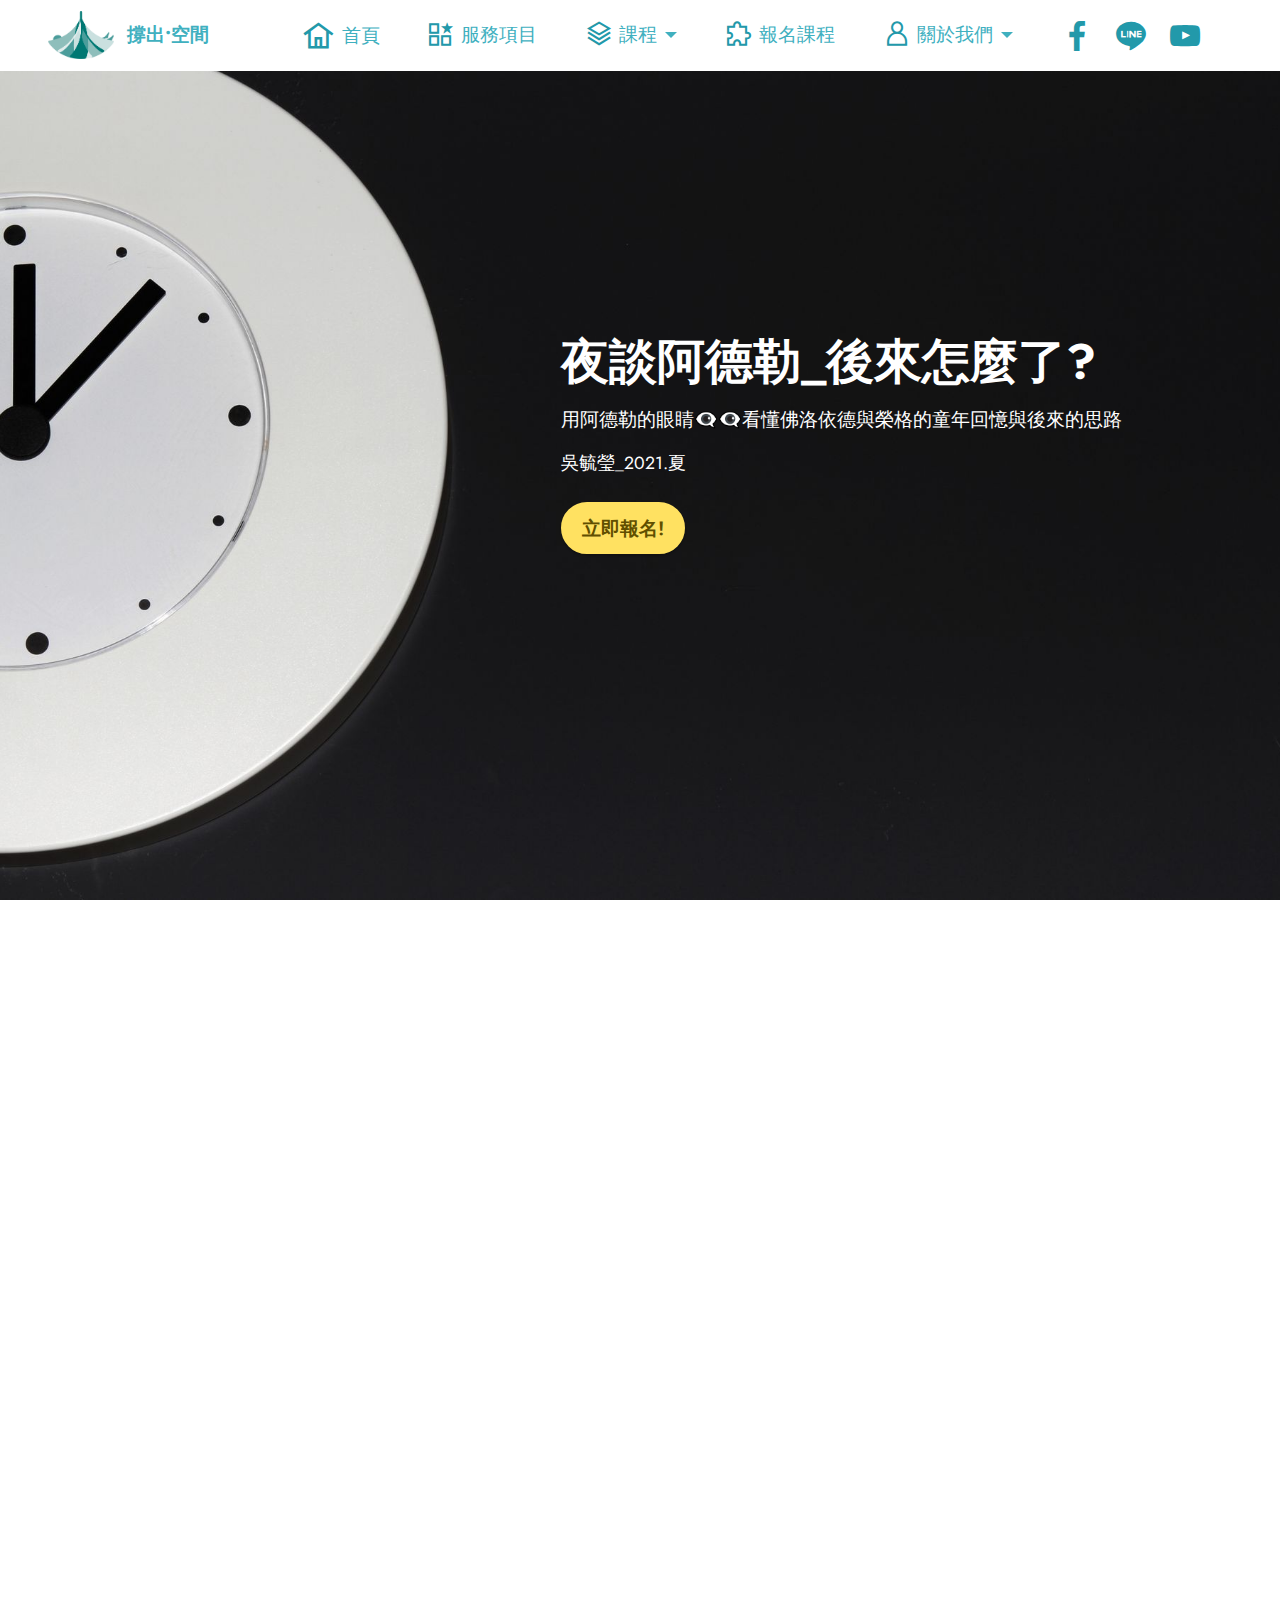
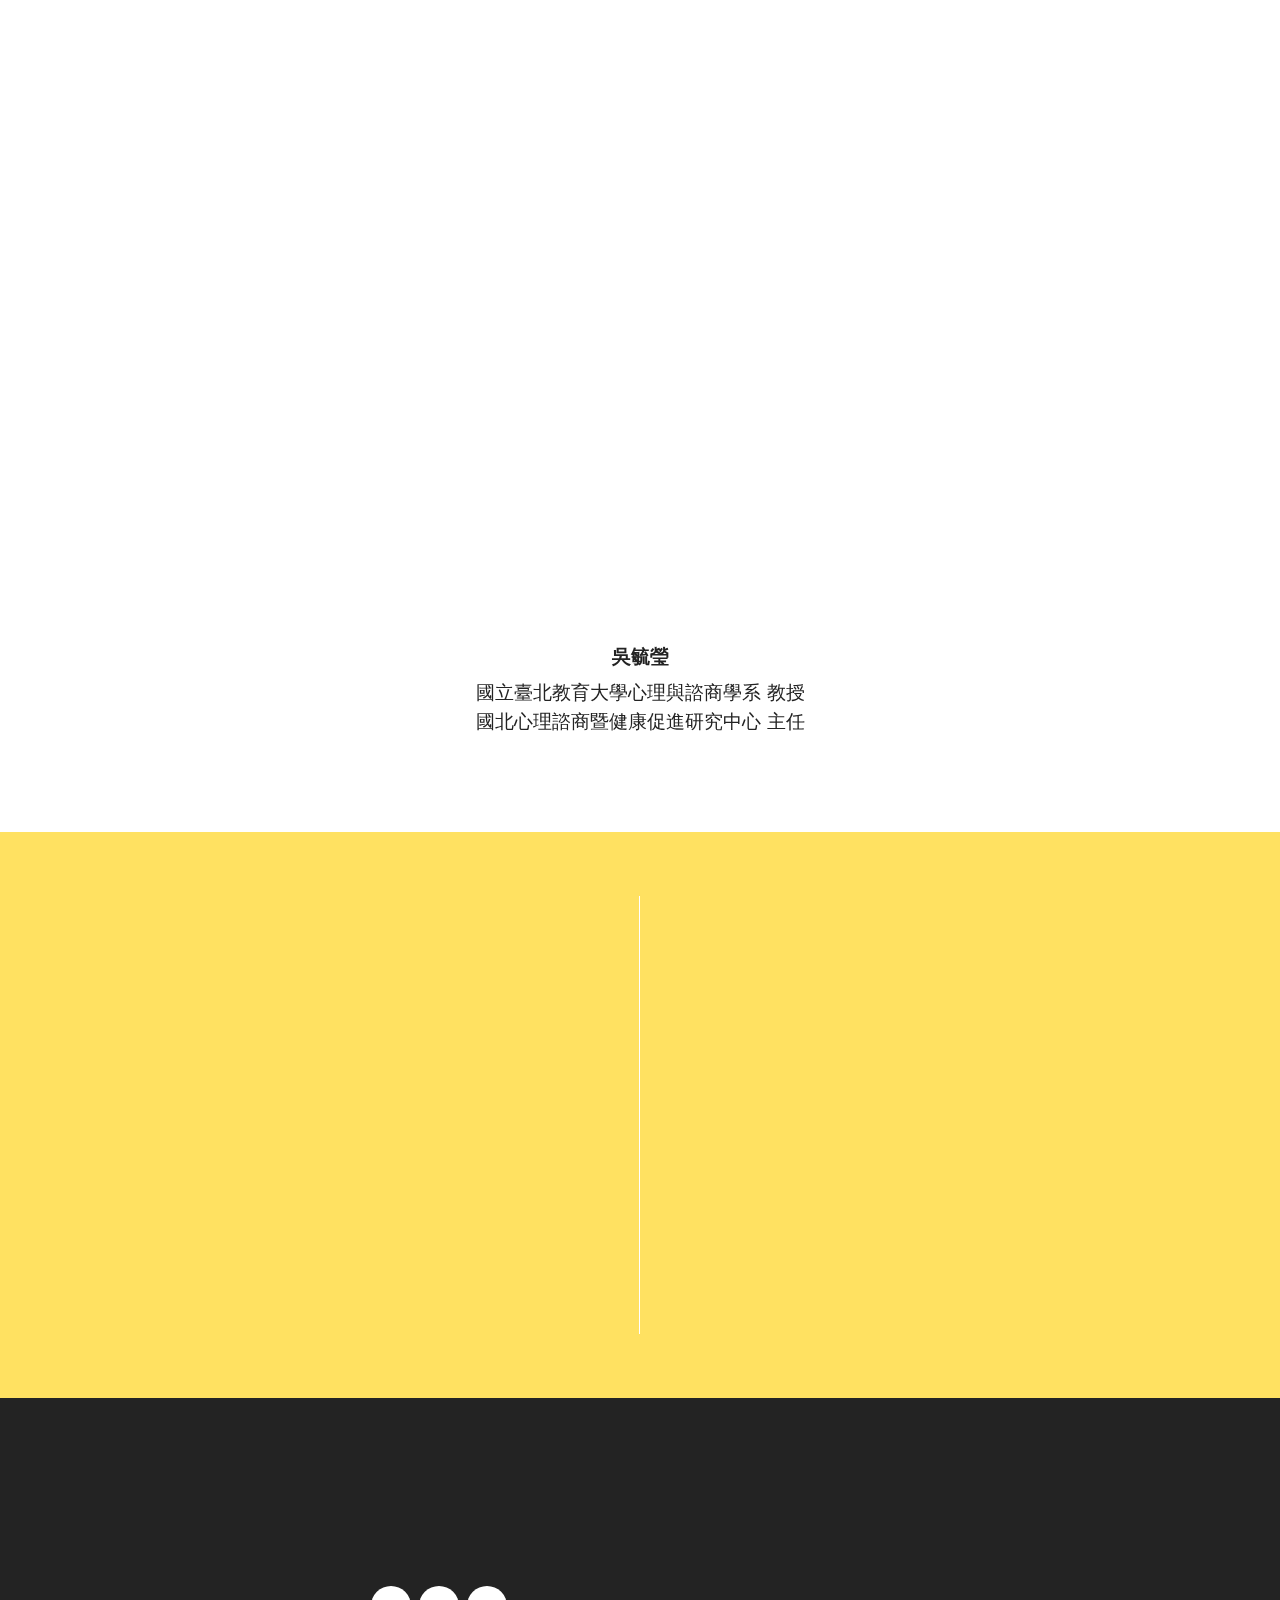
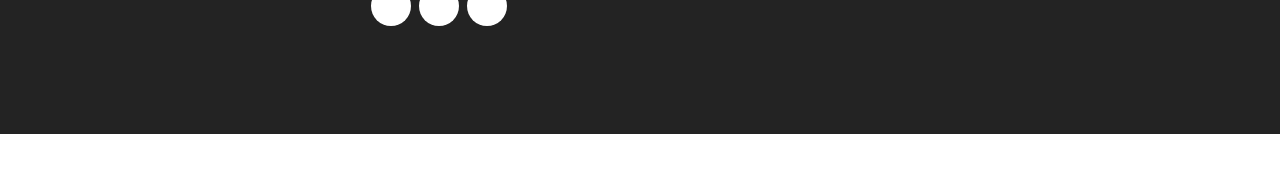
<file: page4.html>
<!DOCTYPE html>
<html>

<head>
    <!-- Site made with Mobirise Website Builder v5.3.10, https://mobirise.com -->
    <meta charset="UTF-8">
    <meta http-equiv="X-UA-Compatible" content="IE=edge">
    <meta name="generator" content="Mobirise v5.3.10, mobirise.com">
    <meta name="twitter:card" content="summary_large_image" />
    <meta name="twitter:image:src" content="assets/images/page4-meta.jpg">
    <meta property="og:image" content="assets/images/page4-meta.jpg">
    <meta name="twitter:title" content="夜談阿德勒">
    <meta name="viewport" content="width=device-width, initial-scale=1, minimum-scale=1">
    <link rel="shortcut icon" href="assets/images/hclogo-1.svg" type="image/x-icon">
    <meta name="description" content="">


    <title>夜談阿德勒</title>
    <link rel="stylesheet" href="assets/web/assets/mobirise-icons2/mobirise2.css">
    <link rel="stylesheet" href="assets/tether/tether.min.css">
    <link rel="stylesheet" href="assets/bootstrap/css/bootstrap.min.css">
    <link rel="stylesheet" href="assets/bootstrap/css/bootstrap-grid.min.css">
    <link rel="stylesheet" href="assets/bootstrap/css/bootstrap-reboot.min.css">
    <link rel="stylesheet" href="assets/web/assets/gdpr-plugin/gdpr-styles.css">
    <link rel="stylesheet" href="assets/animatecss/animate.css">
    <link rel="stylesheet" href="assets/dropdown/css/style.css">
    <link rel="stylesheet" href="assets/socicon/css/styles.css">
    <link rel="stylesheet" href="assets/theme/css/style.css">
    <link rel="preload"
        href="https://fonts.googleapis.com/css?family=Jost:100,200,300,400,500,600,700,800,900,100i,200i,300i,400i,500i,600i,700i,800i,900i&display=swap"
        as="style" onload="this.onload=null;this.rel='stylesheet'">
    <noscript>
        <link rel="stylesheet"
            href="https://fonts.googleapis.com/css?family=Jost:100,200,300,400,500,600,700,800,900,100i,200i,300i,400i,500i,600i,700i,800i,900i&display=swap">
    </noscript>
    <link rel="preload" as="style" href="assets/mobirise/css/mbr-additional.css">
    <link rel="stylesheet" href="assets/mobirise/css/mbr-additional.css" type="text/css">




</head>

<body>

    <!-- Analytics -->
    <!-- Global site tag (gtag.js) - Google Analytics -->
    <script async src="https://www.googletagmanager.com/gtag/js?id=G-JTQ1DKH858"></script>
    <script>
        window.dataLayer = window.dataLayer || [];
        function gtag() { dataLayer.push(arguments); }
        gtag('js', new Date());

        gtag('config', 'G-JTQ1DKH858');
    </script>
    <!-- /Analytics -->



    <section class="menu menu2 cid-szaTot003J" once="menu" id="menu2-24">

        <nav class="navbar navbar-dropdown navbar-fixed-top navbar-expand-lg">
            <div class="container-fluid">
                <div class="navbar-brand">
                    <span class="navbar-logo">
                        <a href="index.html">
                            <img src="assets/images/hclogo-1.svg" alt="Mobirise" style="height: 3rem;">
                        </a>
                    </span>
                    <span class="navbar-caption-wrap"><a class="navbar-caption text-success display-7"
                            href="index.html">撐出•空間</a></span>
                </div>
                <button class="navbar-toggler" type="button" data-toggle="collapse"
                    data-target="#navbarSupportedContent" aria-controls="navbarNavAltMarkup" aria-expanded="false"
                    aria-label="Toggle navigation">
                    <div class="hamburger">
                        <span></span>
                        <span></span>
                        <span></span>
                        <span></span>
                    </div>
                </button>
                <div class="collapse navbar-collapse" id="navbarSupportedContent">
                    <ul class="navbar-nav nav-dropdown nav-right" data-app-modern-menu="true">
                        <li class="nav-item"><a class="nav-link link text-success text-primary display-7"
                                href="index.html" aria-expanded="false"><span
                                    class="mobi-mbri mobi-mbri-home mbr-iconfont mbr-iconfont-btn"
                                    style="font-size: 31px; color: rgb(34, 153, 170);"></span>首頁</a></li>
                        <li class="nav-item"><a class="nav-link link text-success text-primary display-7"
                                href="index.html#features4-1u" aria-expanded="false"><span
                                    class="mobi-mbri mobi-mbri-features mbr-iconfont mbr-iconfont-btn"
                                    style="color: rgb(34, 153, 170);"></span>服務項目</a></li>
                        <li class="nav-item dropdown"><a
                                class="nav-link link text-success text-primary dropdown-toggle display-7" href="#"
                                aria-expanded="false" data-toggle="dropdown-submenu"><span
                                    class="mobi-mbri mobi-mbri-layers mbr-iconfont mbr-iconfont-btn"
                                    style="color: rgb(34, 153, 170);"></span>課程</a>
                            <div class="dropdown-menu"><a class="text-success text-primary dropdown-item display-7"
                                    href="page2.html" aria-expanded="false" target="_blank">家庭敲心磚</a><a
                                    class="text-success text-primary dropdown-item display-7" href="page3.html"
                                    aria-expanded="false" target="_blank">我們說書 你來赴會</a><a
                                    class="text-success text-primary dropdown-item display-7" href="page4.html"
                                    aria-expanded="false" target="_blank">夜談阿德勒</a><a
                                    class="text-success text-primary dropdown-item display-7" href="page5.html"
                                    aria-expanded="false" target="_blank">報名課程<br></a></div>
                        </li>
                        <li class="nav-item"><a class="nav-link link text-success text-primary display-7"
                                href="page5.html" aria-expanded="false"><span
                                    class="mobi-mbri mobi-mbri-extension mbr-iconfont mbr-iconfont-btn"
                                    style="color: rgb(34, 153, 170);"></span>報名課程</a></li>
                        <li class="nav-item dropdown"><a
                                class="nav-link link text-success text-primary dropdown-toggle display-7" href="#"
                                aria-expanded="false" data-toggle="dropdown-submenu"><span
                                    class="mobi-mbri mobi-mbri-user mbr-iconfont mbr-iconfont-btn"
                                    style="color: rgb(34, 153, 170);"></span>關於我們</a>
                            <div class="dropdown-menu"><a class="text-success text-primary dropdown-item display-7"
                                    href="page1.html" aria-expanded="false">關於我們</a><a
                                    class="text-success text-primary dropdown-item display-7"
                                    href="page1.html#features4-1j" aria-expanded="false">講師群</a></div>
                        </li>
                    </ul>
                    <div class="icons-menu">
                        <a class="iconfont-wrapper" href="https://www.facebook.com/hopefulcity.co" target="_blank">
                            <span class="p-2 mbr-iconfont socicon-facebook socicon"
                                style="color: rgb(34, 153, 170); fill: rgb(34, 153, 170); font-size: 30px;"></span>
                        </a>
                        <a class="iconfont-wrapper" href="https://lin.ee/PZKN9zD" target="_blank">
                            <span class="p-2 mbr-iconfont socicon-line socicon"
                                style="font-size: 30px; color: rgb(34, 153, 170); fill: rgb(34, 153, 170);"></span>
                        </a>
                        <a class="iconfont-wrapper" href="https://www.youtube.com/channel/UCmk7b3wvjPNmhnGZbf9ihlQ"
                            target="_blank">
                            <span class="p-2 mbr-iconfont socicon-youtube socicon"
                                style="font-size: 30px; color: rgb(34, 153, 170); fill: rgb(34, 153, 170);"></span>
                        </a>

                    </div>

                </div>
            </div>
        </nav>
    </section>

    <section class="header5 cid-sEZzA86ijq mbr-fullscreen" id="header5-2c">





        <div class="container">
            <div class="row justify-content-end">
                <div class="col-12 col-lg-7">
                    <h1 class="mbr-section-title mbr-fonts-style mbr-white mb-3 display-2"><strong>夜談阿德勒_後來怎麼了?</strong>
                    </h1>
                    <h2 class="mbr-section-subtitle mbr-fonts-style mbr-white mb-3 display-7">
                        <div>用阿德勒的眼睛👁‍🗨👁‍🗨看懂佛洛依德與榮格的童年回憶與後來的思路</div>
                    </h2>
                    <p class="mbr-text mbr-fonts-style mbr-white display-4">吳毓瑩_2021.夏<br></p>
                    <div class="mbr-section-btn mt-3"><a class="btn btn-warning display-7" href="page5.html"
                            target="_blank">立即報名!</a></div>
                </div>
            </div>
        </div>
    </section>

    <section class="features17 cid-sEZEpQsTXL" id="features18-2d">




        <div class="container">
            <div class="mbr-section-head">
                <div class="col-12">
                    <h4 class="mbr-section-title mbr-fonts-style align-center mb-0 display-2">
                        <strong>如果你相信阿德勒的ER</strong>
                    </h4>

                </div>
            </div>
            <div class="row mt-4">
                <div class="col-12 col-md-6 col-lg-4">
                    <div class="card-wrapper mb-4">
                        <div class="card-box align-left">
                            <h4 class="card-title mbr-fonts-style align-left display-7">
                                <strong>如果...</strong>
                            </h4>
                            <p class="mbr-text mbr-fonts-style mb-3 display-7">你相信阿德勒的ER，
                                <br>你已經知道童年回憶是個體成長的根，
                                <br>從環境土壤中長出生命風格之樹，
                                <br>在你5歲左右就已經成形了(天啊!)。
                            </p>
                            <div class="link-wrap">

                            </div>
                        </div>
                    </div>
                </div>
                <div class="col-12 col-md-6 col-lg-4">
                    <div class="card-wrapper mb-4">
                        <div class="card-box align-left">
                            <h4 class="card-title mbr-fonts-style align-left display-7"><strong>所以...</strong></h4>
                            <p class="mbr-text mbr-fonts-style mb-3 display-7">你所聽說的阿德勒個體心理學、
                                <br>榮格分析心理學、
                                <br>佛洛伊德精神分析，
                                <br>其實都從他們的童年回憶中長出來。&nbsp;<br>
                            </p>
                            <div class="link-wrap">

                            </div>
                        </div>
                    </div>
                </div>
                <div class="col-12 col-md-6 col-lg-4">
                    <div class="card-wrapper mb-4">
                        <div class="card-box align-left">
                            <h4 class="card-title mbr-fonts-style align-left display-7">
                                <strong>於是...</strong>
                            </h4>
                            <p class="mbr-text mbr-fonts-style mb-3 display-7">我們來個兩次週三晚餐後聚會，<br>借阿德勒的眼睛，
                                <br>看懂佛洛伊德與榮格的根，
                                <br>如何吸收環境之土壤，
                                <br>長出他們的心理精神心靈之理論。&nbsp;<br>
                            </p>
                            <div class="link-wrap">

                            </div>
                        </div>
                    </div>
                </div>

            </div>
        </div>
    </section>

    <section class="content10 cid-sEZIdObG6v" id="content10-2g">

        <div class="container-fluid">
            <div class="row justify-content-center">
                <div class="col-12 col-md">
                    <h5 class="mbr-section-title mbr-fonts-style mb-4 display-2">
                        <strong>適合對象</strong>
                    </h5>

                </div>
                <div class="col-md-12 col-lg-7">
                    <p class="mbr-text mbr-fonts-style display-5">希望透過不同視角認識佛洛依德、榮格的你
                        <br>想更加了解早年回憶對個人的影響<br>
                        很好奇到底心理動力三大師之間的關係動力是怎樣的你<br>跟阿德勒心理學有關的都想了解的你<br>
                    </p>
                </div>
            </div>
        </div>
    </section>

    <section class="testimonails3 carousel slide testimonials-slider cid-sEZJFnPs9Z" data-interval="false"
        id="testimonials3-2h">





        <div class="text-center container">
            <h3 class="mb-4 mbr-fonts-style display-2">
                <strong>講師介紹</strong>
            </h3>

            <div class="carousel slide" role="listbox" data-pause="true" data-keyboard="false" data-ride="false"
                data-interval="false">
                <div class="carousel-inner">


                    <div class="carousel-item">
                        <div class="user col-md-8">
                            <div class="user_image">
                                <img src="assets/images/1539762483.png" alt="">
                            </div>
                            <div class="user_text mb-4">
                                <p class="mbr-fonts-style display-7">工作時WIN
                                    WIN雙贏，玩耍時YY歪歪。喜歡探究實踐智慧、相信生命乃在貢獻中成就、服氣問題源自關係、建構水土土的生涯。三個孩子的媽，很多學生的老師，老公的老婆，自己的我。從身旁夥伴的實踐中認識阿得樂，是人生一大幸福。阿德勒心理學就在周遭，閱讀阿得樂，仿若有知音相伴，只能說，「阿~~我得到快樂了！」&nbsp;<br>
                                </p>
                            </div>
                            <div class="user_name mbr-fonts-style mb-2 display-7">
                                <strong>吳毓瑩</strong>
                            </div>
                            <div class="user_desk mbr-fonts-style display-7">國立臺北教育大學心理與諮商學系 教授
                                <div>國北心理諮商暨健康促進研究中心 主任</div>
                            </div>
                        </div>
                    </div>
                </div>

                <!-- <div class="carousel-controls">
                    <a class="carousel-control-prev" role="button" data-slide="prev">
                        <span aria-hidden="true" class="mobi-mbri mobi-mbri-arrow-prev mbr-iconfont"></span>
                        <span class="sr-only">Previous</span>
                    </a>

                    <a class="carousel-control-next" role="button" data-slide="next">
                        <span aria-hidden="true" class="mobi-mbri mobi-mbri-arrow-next mbr-iconfont"></span>
                        <span class="sr-only">Next</span>
                    </a>
                </div> -->
            </div>
        </div>
    </section>

    <section class="info2 cid-sEZFJPeY9L" id="info2-2f">


        <div class="align-center container">
            <div class="row justify-content-center">
                <div class="card col-12 col-lg-6">
                    <div class="wrapper">
                        <h3 class="mbr-section-title mb-4 mbr-fonts-style display-2"><strong>線上夜談_1</strong></h3>
                        <p class="mbr-text mb-4 mbr-fonts-style display-5">
                            08/25 (三) <br>19:00~21:00<br>阿德勒看佛洛伊德(Freud)<br>$ 200</p>
                        <div class="mbr-section-btn"><a class="btn btn-black display-4" href="page5.html"
                                target="_blank">立即報名</a></div>
                    </div>
                </div>
                <div class="col-12 col-lg-6">
                    <div class="wrapper">
                        <h3 class="mbr-section-title mbr-fonts-style mb-4 display-2"><strong>線上夜談_2</strong></h3>
                        <p class="mbr-text mbr-fonts-style mb-4 display-5">09/01 (三)<br>19:00~21:00<br>阿德勒看榮格(Jung)<br>$
                            200<br></p>
                        <div class="mbr-section-btn"><a class="btn btn-black display-4" href="page5.html"
                                target="_blank">立即報名</a></div>
                    </div>
                </div>
            </div>
        </div>
    </section>

    <section class="footer4 cid-szggv54iQK" once="footers" id="footer4-25">



        <div class="container">
            <div class="row mbr-white">
                <div class="col-6 col-lg-3">
                    <div class="media-wrap col-md-8 col-12">
                        <a href="index.html">
                            <img src="assets/images/hopefulcity-logo.svg" alt="">
                        </a>
                    </div>
                </div>
                <div class="col-12 col-md-6 col-lg-3">
                    <h5 class="mbr-section-subtitle mbr-fonts-style mb-2 display-7">
                        <strong>Email</strong>
                    </h5>
                    <p class="mbr-text mbr-fonts-style mb-4 display-4"><a href="mailto:hopefulcity.co@gmail.com"
                            class="text-primary">hopefulspace@hopefulcityco.com</a></p>
                    <h5 class="mbr-section-subtitle mbr-fonts-style mb-3 display-7">
                        <strong>Follow Us</strong>
                    </h5>
                    <div class="social-row display-7">
                        <div class="soc-item">
                            <a href="https://www.facebook.com/hopefulcity.co" target="_blank">
                                <span class="mbr-iconfont socicon-facebook socicon" style=""></span>
                            </a>
                        </div>
                        <div class="soc-item">
                            <a href="https://lin.ee/PZKN9zD" target="_blank">
                                <span class="mbr-iconfont socicon-line socicon" style=""></span>
                            </a>
                        </div>
                        <div class="soc-item">
                            <a href="https://www.youtube.com/channel/UCmk7b3wvjPNmhnGZbf9ihlQ" target="_blank">
                                <span class="mbr-iconfont socicon-youtube socicon" style=""></span>
                            </a>
                        </div>

                    </div>
                </div>
                <div class="col-12 col-md-6 col-lg-3">
                    <h5 class="mbr-section-subtitle mbr-fonts-style mb-2 display-7"><strong>Phone</strong></h5>
                    <ul class="list mbr-fonts-style display-4">
                        <li class="mbr-text item-wrap"><a href="tel:0908 345 111" class="text-primary">0908 345 111</a>
                        </li>
                    </ul>
                </div>
                <div class="col-12 col-md-6 col-lg-3">
                    <h5 class="mbr-section-subtitle mbr-fonts-style mb-2 display-7">
                        <strong>Address</strong>
                    </h5>
                    <ul class="list mbr-fonts-style display-4">
                        <li class="mbr-text item-wrap"><a
                                href="https://www.google.com/maps/place/237%E5%8F%B0%E6%B9%BE%E6%96%B0%E5%8C%97%E5%B8%82%E4%B8%89%E5%B3%A1%E5%8C%BA%E6%B0%91%E6%9D%83%E8%A1%97170%E5%B7%B719%E8%99%9F/@24.929761,121.367408,16z/data=!4m5!3m4!1s0x34681bef30ca0241:0xa49353ac05e5457d!8m2!3d24.9297606!4d121.3674076?hl=zh"
                                class="text-primary" target="_blank">237新北市三峽區民權街170巷19號2樓</a></li>
                    </ul>
                </div>
                <div class="col-12 mt-4">
                    <p class="mbr-text mb-0 mbr-fonts-style copyright align-center display-7">
                        © Copyright 2021 Hopeful City - All Rights Reserved
                    </p>
                </div>
            </div>
        </div>
    </section>
    <section
        style="background-color: #fff; font-family: -apple-system, BlinkMacSystemFont, 'Segoe UI', 'Roboto', 'Helvetica Neue', Arial, sans-serif; color:#aaa; font-size:12px; padding: 0; align-items: center; display: flex;">
        <a href="https://mobirise.site/f" style="flex: 1 1; height: 3rem; padding-left: 1rem;"></a>
        <p style="flex: 0 0 auto; margin:0; padding-right:1rem;">Web page was <a href="https://mobirise.site/g"
                style="color:#aaa;">created</a> with Mobirise</p>
    </section>
    <script src="assets/web/assets/jquery/jquery.min.js"></script>
    <script src="assets/popper/popper.min.js"></script>
    <script src="assets/tether/tether.min.js"></script>
    <script src="assets/bootstrap/js/bootstrap.min.js"></script>
    <script src="assets/smoothscroll/smooth-scroll.js"></script>
    <script src="assets/viewportchecker/jquery.viewportchecker.js"></script>
    <script src="assets/dropdown/js/nav-dropdown.js"></script>
    <script src="assets/dropdown/js/navbar-dropdown.js"></script>
    <script src="assets/touchswipe/jquery.touch-swipe.min.js"></script>
    <script src="assets/bootstrapcarouselswipe/bootstrap-carousel-swipe.js"></script>
    <script src="assets/mbr-testimonials-slider/mbr-testimonials-slider.js"></script>
    <script src="assets/theme/js/script.js"></script>


    <div id="scrollToTop" class="scrollToTop mbr-arrow-up"><a style="text-align: center;"><i
                class="mbr-arrow-up-icon mbr-arrow-up-icon-cm cm-icon cm-icon-smallarrow-up"></i></a></div>
    <input name="animation" type="hidden">
</body>

</html>
</file>
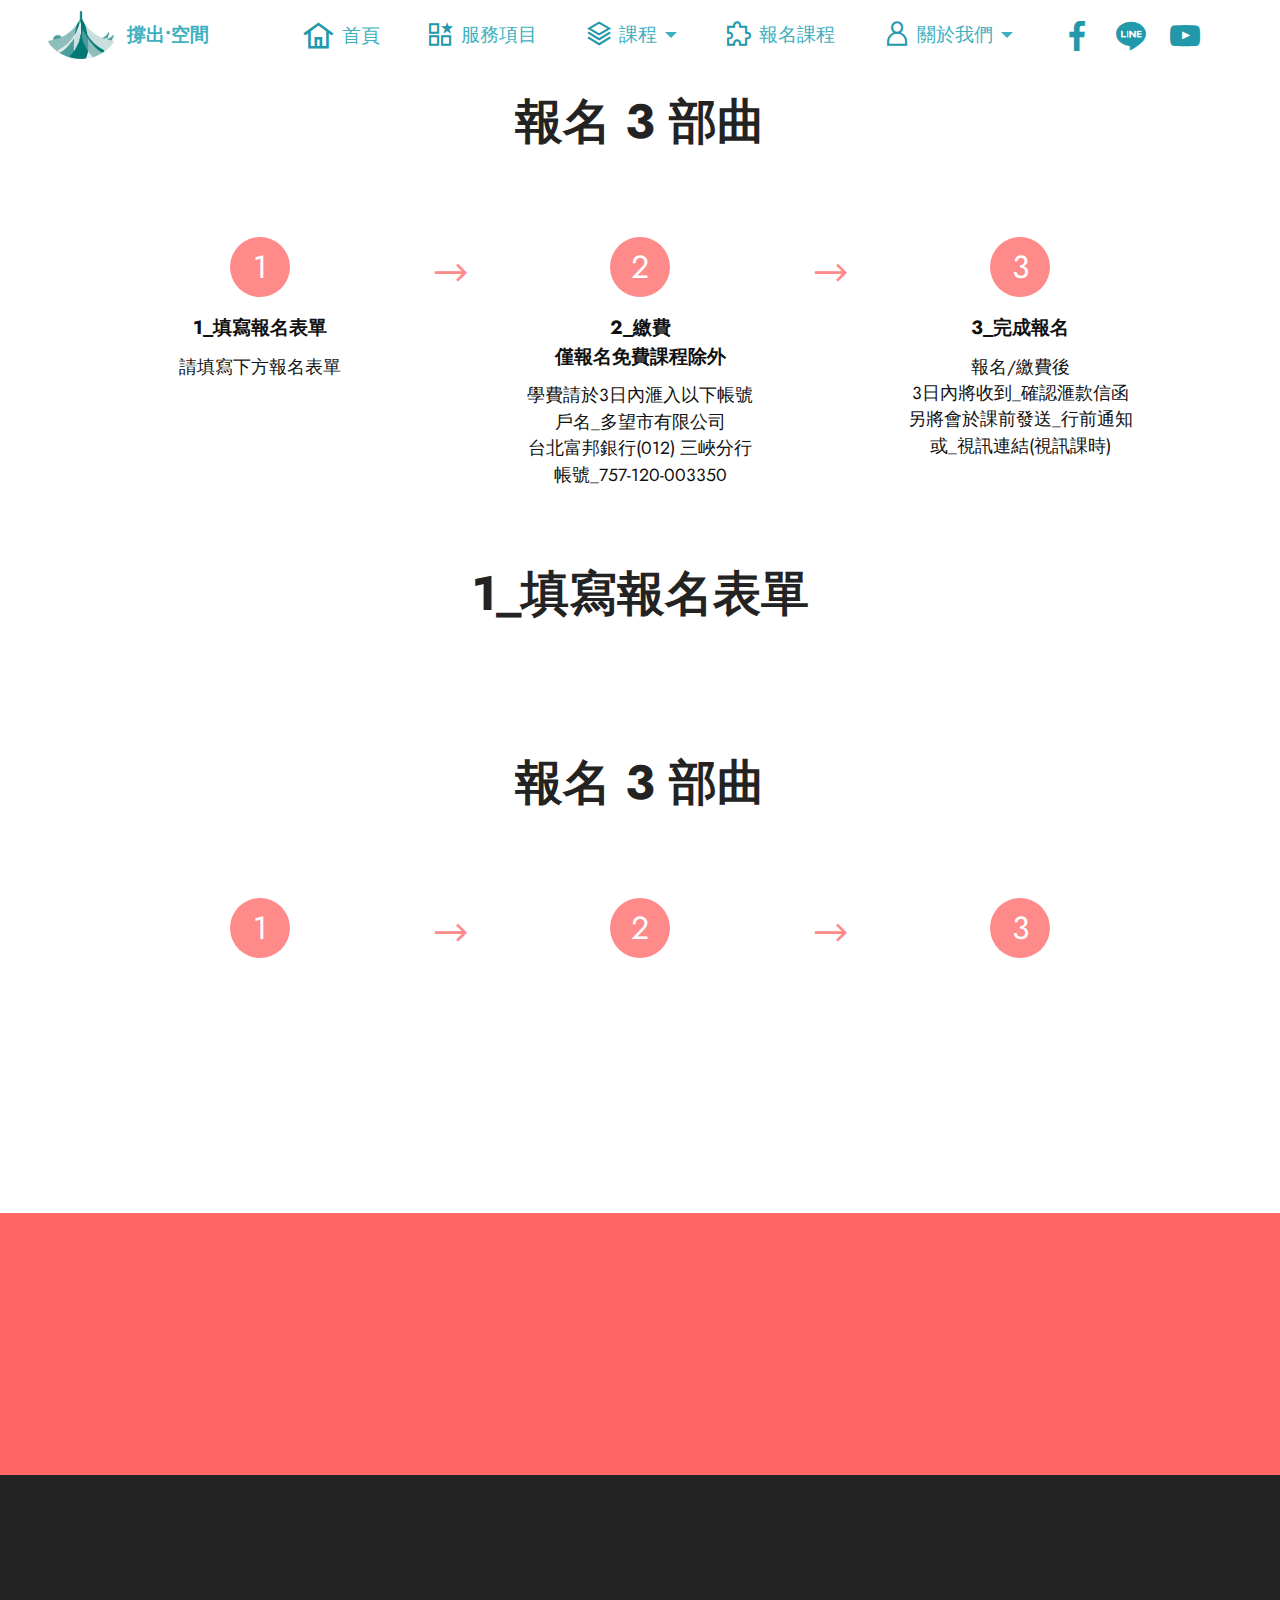
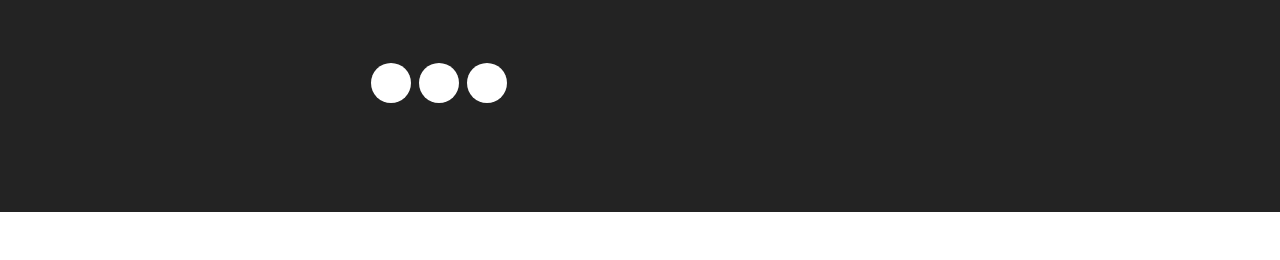
<file: page5.html>
<!DOCTYPE html>
<html>

<head>
    <!-- Site made with Mobirise Website Builder v5.3.10, https://mobirise.com -->
    <meta charset="UTF-8">
    <meta http-equiv="X-UA-Compatible" content="IE=edge">
    <meta name="generator" content="Mobirise v5.3.10, mobirise.com">
    <meta name="twitter:card" content="summary_large_image" />
    <meta name="twitter:image:src" content="assets/images/page5-meta.jpg">
    <meta property="og:image" content="assets/images/page5-meta.jpg">
    <meta name="twitter:title" content="報名3部曲">
    <meta name="viewport" content="width=device-width, initial-scale=1, minimum-scale=1">
    <link rel="shortcut icon" href="assets/images/hclogo-1.svg" type="image/x-icon">
    <meta name="description" content="">


    <title>報名3部曲</title>
    <link rel="stylesheet" href="assets/web/assets/mobirise-icons2/mobirise2.css">
    <link rel="stylesheet" href="assets/tether/tether.min.css">
    <link rel="stylesheet" href="assets/bootstrap/css/bootstrap.min.css">
    <link rel="stylesheet" href="assets/bootstrap/css/bootstrap-grid.min.css">
    <link rel="stylesheet" href="assets/bootstrap/css/bootstrap-reboot.min.css">
    <link rel="stylesheet" href="assets/web/assets/gdpr-plugin/gdpr-styles.css">
    <link rel="stylesheet" href="assets/animatecss/animate.css">
    <link rel="stylesheet" href="assets/dropdown/css/style.css">
    <link rel="stylesheet" href="assets/formstyler/jquery.formstyler.css">
    <link rel="stylesheet" href="assets/formstyler/jquery.formstyler.theme.css">
    <link rel="stylesheet" href="assets/datepicker/jquery.datetimepicker.min.css">
    <link rel="stylesheet" href="assets/socicon/css/styles.css">
    <link rel="stylesheet" href="assets/theme/css/style.css">
    <link rel="preload"
        href="https://fonts.googleapis.com/css?family=Jost:100,200,300,400,500,600,700,800,900,100i,200i,300i,400i,500i,600i,700i,800i,900i&display=swap"
        as="style" onload="this.onload=null;this.rel='stylesheet'">
    <noscript>
        <link rel="stylesheet"
            href="https://fonts.googleapis.com/css?family=Jost:100,200,300,400,500,600,700,800,900,100i,200i,300i,400i,500i,600i,700i,800i,900i&display=swap">
    </noscript>
    <link rel="preload" as="style" href="assets/mobirise/css/mbr-additional.css">
    <link rel="stylesheet" href="assets/mobirise/css/mbr-additional.css" type="text/css">




</head>

<body>

    <!-- Analytics -->
    <!-- Global site tag (gtag.js) - Google Analytics -->
    <script async src="https://www.googletagmanager.com/gtag/js?id=G-JTQ1DKH858"></script>
    <script>
        window.dataLayer = window.dataLayer || [];
        function gtag() { dataLayer.push(arguments); }
        gtag('js', new Date());

        gtag('config', 'G-JTQ1DKH858');
    </script>
    <!-- /Analytics -->



    <section class="menu menu2 cid-szaTot003J" once="menu" id="menu2-27">

        <nav class="navbar navbar-dropdown navbar-fixed-top navbar-expand-lg">
            <div class="container-fluid">
                <div class="navbar-brand">
                    <span class="navbar-logo">
                        <a href="index.html">
                            <img src="assets/images/hclogo-1.svg" alt="Mobirise" style="height: 3rem;">
                        </a>
                    </span>
                    <span class="navbar-caption-wrap"><a class="navbar-caption text-success display-7"
                            href="index.html">撐出•空間</a></span>
                </div>
                <button class="navbar-toggler" type="button" data-toggle="collapse"
                    data-target="#navbarSupportedContent" aria-controls="navbarNavAltMarkup" aria-expanded="false"
                    aria-label="Toggle navigation">
                    <div class="hamburger">
                        <span></span>
                        <span></span>
                        <span></span>
                        <span></span>
                    </div>
                </button>
                <div class="collapse navbar-collapse" id="navbarSupportedContent">
                    <ul class="navbar-nav nav-dropdown nav-right" data-app-modern-menu="true">
                        <li class="nav-item"><a class="nav-link link text-success text-primary display-7"
                                href="index.html" aria-expanded="false"><span
                                    class="mobi-mbri mobi-mbri-home mbr-iconfont mbr-iconfont-btn"
                                    style="font-size: 31px; color: rgb(34, 153, 170);"></span>首頁</a></li>
                        <li class="nav-item"><a class="nav-link link text-success text-primary display-7"
                                href="index.html#features4-1u" aria-expanded="false"><span
                                    class="mobi-mbri mobi-mbri-features mbr-iconfont mbr-iconfont-btn"
                                    style="color: rgb(34, 153, 170);"></span>服務項目</a></li>
                        <li class="nav-item dropdown"><a
                                class="nav-link link text-success text-primary dropdown-toggle display-7" href="#"
                                aria-expanded="false" data-toggle="dropdown-submenu"><span
                                    class="mobi-mbri mobi-mbri-layers mbr-iconfont mbr-iconfont-btn"
                                    style="color: rgb(34, 153, 170);"></span>課程</a>
                            <div class="dropdown-menu"><a class="text-success text-primary dropdown-item display-7"
                                    href="page2.html" aria-expanded="false" target="_blank">家庭敲心磚</a><a
                                    class="text-success text-primary dropdown-item display-7" href="page3.html"
                                    aria-expanded="false" target="_blank">我們說書 你來赴會</a><a
                                    class="text-success text-primary dropdown-item display-7" href="page4.html"
                                    aria-expanded="false" target="_blank">夜談阿德勒</a><a
                                    class="text-success text-primary dropdown-item display-7" href="page5.html"
                                    aria-expanded="false" target="_blank">報名課程<br></a></div>
                        </li>
                        <li class="nav-item"><a class="nav-link link text-success text-primary display-7"
                                href="page5.html" aria-expanded="false"><span
                                    class="mobi-mbri mobi-mbri-extension mbr-iconfont mbr-iconfont-btn"
                                    style="color: rgb(34, 153, 170);"></span>報名課程</a></li>
                        <li class="nav-item dropdown"><a
                                class="nav-link link text-success text-primary dropdown-toggle display-7" href="#"
                                aria-expanded="false" data-toggle="dropdown-submenu"><span
                                    class="mobi-mbri mobi-mbri-user mbr-iconfont mbr-iconfont-btn"
                                    style="color: rgb(34, 153, 170);"></span>關於我們</a>
                            <div class="dropdown-menu"><a class="text-success text-primary dropdown-item display-7"
                                    href="page1.html" aria-expanded="false">關於我們</a><a
                                    class="text-success text-primary dropdown-item display-7"
                                    href="page1.html#features4-1j" aria-expanded="false">講師群</a></div>
                        </li>
                    </ul>
                    <div class="icons-menu">
                        <a class="iconfont-wrapper" href="https://www.facebook.com/hopefulcity.co" target="_blank">
                            <span class="p-2 mbr-iconfont socicon-facebook socicon"
                                style="color: rgb(34, 153, 170); fill: rgb(34, 153, 170); font-size: 30px;"></span>
                        </a>
                        <a class="iconfont-wrapper" href="https://lin.ee/PZKN9zD" target="_blank">
                            <span class="p-2 mbr-iconfont socicon-line socicon"
                                style="font-size: 30px; color: rgb(34, 153, 170); fill: rgb(34, 153, 170);"></span>
                        </a>
                        <a class="iconfont-wrapper" href="https://www.youtube.com/channel/UCmk7b3wvjPNmhnGZbf9ihlQ"
                            target="_blank">
                            <span class="p-2 mbr-iconfont socicon-youtube socicon"
                                style="font-size: 30px; color: rgb(34, 153, 170); fill: rgb(34, 153, 170);"></span>
                        </a>

                    </div>

                </div>
            </div>
        </nav>
    </section>

    <section class="features23 cid-sEZm8OYgk8" id="features24-2b">



        <div class="container">
            <div class="row justify-content-center">
                <div class="col-12">
                    <div class="card-wrapper mb-4">
                        <div class="card-box align-center">
                            <h4 class="card-title mbr-fonts-style mb-4 display-2">
                                <strong>報名 3 部曲</strong>
                            </h4>


                        </div>
                    </div>
                </div>
                <div class="col-12 col-md-6 col-lg-4">
                    <div class="item first mbr-flex p-4">
                        <div class="icon-wrap w-100">
                            <div class="icon-box">
                                <span class="step-number mbr-fonts-style display-5">1</span>
                            </div>
                        </div>

                        <div class="text-box">
                            <h4 class="icon-title card-title mbr-black mbr-fonts-style display-7">
                                <strong>1_填寫報名表單</strong>
                            </h4>
                            <h5 class="mbr-text mbr-black mbr-fonts-style display-4">請填寫下方報名表單<br></h5>
                        </div>
                    </div>
                    <!-- <span mbr-icon class="mbr-iconfont mobi-mbri-devices mobi-mbri"></span> -->
                </div>
                <div class="col-12 col-md-6 col-lg-4">
                    <div class="item mbr-flex p-4">
                        <div class="icon-wrap w-100">
                            <div class="icon-box">
                                <span class="step-number mbr-fonts-style display-5">2</span>
                            </div>
                        </div>
                        <div class="text-box">
                            <h4 class="icon-title card-title mbr-black mbr-fonts-style display-7">
                                <strong>2_繳費</strong><br><strong>僅報名免費課程除外</strong><strong><br></strong>
                            </h4>
                            <h5 class="mbr-text mbr-black mbr-fonts-style display-4">學費請於3日內滙入以下帳號<br>
                                <div>戶名_多望市有限公司
                                </div>
                                <div>台北富邦銀行(012) 三峽分行
                                </div>
                                <div>帳號_757-120-003350</div>
                                <div>
                                </div>
                            </h5>
                        </div>
                    </div>
                </div>
                <div class="col-12 col-md-6 col-lg-4">
                    <div class="item mbr-flex p-4">
                        <div class="icon-wrap w-100">
                            <div class="icon-box">
                                <span class="step-number mbr-fonts-style display-5">3</span>
                            </div>
                        </div>
                        <div class="text-box">
                            <h4 class="icon-title card-title mbr-black mbr-fonts-style display-7">
                                <strong>3_完成報名</strong>
                            </h4>
                            <h5 class="mbr-text mbr-black mbr-fonts-style display-4">報名/繳費後
                                <div>3日內將收到_確認滙款信函
                                </div>
                                <div>另將會於課前發送_行前通知
                                </div>
                                <div>或_視訊連結(視訊課時)</div>
                            </h5>
                        </div>
                    </div>
                </div>





            </div>
        </div>
    </section>

    <section class="form8 cid-sEZkVRRktx" id="form8-2a">


        <div class="container">
            <div class="mbr-section-head">
                <h3 class="mbr-section-title mbr-fonts-style align-center mb-0 display-2">
                    <strong>1_填寫報名表單</strong>
                </h3>
                <h4 class="mbr-section-subtitle mbr-fonts-style align-center mb-0 mt-2 display-5">&nbsp;</h4>
                <script type="text/javascript" src="https://form.jotform.com/jsform/212141797867466"></script>
            </div>

        </div>
    </section>

    <section class="features23 cid-sF0fYRQr5y" id="features24-2x">



        <div class="container">
            <div class="row justify-content-center">
                <div class="col-12">
                    <div class="card-wrapper mb-4">
                        <div class="card-box align-center">
                            <h4 class="card-title mbr-fonts-style mb-4 display-2"><strong>報名 3 部曲</strong></h4>


                        </div>
                    </div>
                </div>
                <div class="col-12 col-md-6 col-lg-4">
                    <div class="item first mbr-flex p-4">
                        <div class="icon-wrap w-100">
                            <div class="icon-box">
                                <span class="step-number mbr-fonts-style display-5">1</span>
                            </div>
                        </div>

                        <div class="text-box">
                            <h4 class="icon-title card-title mbr-black mbr-fonts-style display-7">
                                <strong>1_填寫報名表單</strong>
                            </h4>
                            <h5 class="mbr-text mbr-black mbr-fonts-style display-4">請填寫上方報名表單<br></h5>
                        </div>
                    </div>
                    <!-- <span mbr-icon class="mbr-iconfont mobi-mbri-devices mobi-mbri"></span> -->
                </div>
                <div class="col-12 col-md-6 col-lg-4">
                    <div class="item mbr-flex p-4">
                        <div class="icon-wrap w-100">
                            <div class="icon-box">
                                <span class="step-number mbr-fonts-style display-5">2</span>
                            </div>
                        </div>
                        <div class="text-box">
                            <h4 class="icon-title card-title mbr-black mbr-fonts-style display-7">
                                <strong>2_繳費</strong><br><strong>僅報名免費課程除外</strong>
                            </h4>
                            <h5 class="mbr-text mbr-black mbr-fonts-style display-4">學費請於3日內滙入以下帳號
                                <div>戶名_多望市有限公司
                                </div>
                                <div>台北富邦銀行(012) 三峽分行
                                </div>
                                <div>帳號_757-120-003350</div>
                            </h5>
                        </div>
                    </div>
                </div>
                <div class="col-12 col-md-6 col-lg-4">
                    <div class="item mbr-flex p-4">
                        <div class="icon-wrap w-100">
                            <div class="icon-box">
                                <span class="step-number mbr-fonts-style display-5">3</span>
                            </div>
                        </div>
                        <div class="text-box">
                            <h4 class="icon-title card-title mbr-black mbr-fonts-style display-7">
                                <strong>3_完成報名</strong>
                            </h4>
                            <h5 class="mbr-text mbr-black mbr-fonts-style display-4">報名/繳費後
                                <div>3日內將收到_確認滙款信函
                                </div>
                                <div>另將會於課前發送_行前通知
                                </div>
                                <div>或_視訊連結(視訊課時)</div>
                            </h5>
                        </div>
                    </div>
                </div>





            </div>
        </div>
    </section>

    <section class="content5 cid-sF0KFC4UW2" id="content5-2y">

        <div class="container">
            <div class="row justify-content-center">
                <div class="col-md-12 col-lg-11">

                    <h4 class="mbr-section-subtitle mbr-fonts-style mb-4 display-5">
                        關於講座，需要您合作的是...
                    </h4>
                    <p class="mbr-text mbr-fonts-style display-7">
                        課程進行期間，我們將會進行影像攝錄，課程後亦會邀請您填寫回饋單，所有資料將於合理範圍內使用，包含於FB/YouTube/直播/課程宣傳/成果花絮/課程設計參考等...，在個資法規範下，我們會妥善保存您的資料，請放心。
                        <br>當您完成報名，代表您已知悉、理解並同意上述內容，謝謝您的配合。<br>
                    </p>
                </div>
            </div>
        </div>
    </section>

    <section class="footer4 cid-szggv54iQK" once="footers" id="footer4-28">



        <div class="container">
            <div class="row mbr-white">
                <div class="col-6 col-lg-3">
                    <div class="media-wrap col-md-8 col-12">
                        <a href="index.html">
                            <img src="assets/images/hopefulcity-logo.svg" alt="">
                        </a>
                    </div>
                </div>
                <div class="col-12 col-md-6 col-lg-3">
                    <h5 class="mbr-section-subtitle mbr-fonts-style mb-2 display-7">
                        <strong>Email</strong>
                    </h5>
                    <p class="mbr-text mbr-fonts-style mb-4 display-4"><a href="mailto:hopefulcity.co@gmail.com"
                            class="text-primary">hopefulspace@hopefulcityco.com</a></p>
                    <h5 class="mbr-section-subtitle mbr-fonts-style mb-3 display-7">
                        <strong>Follow Us</strong>
                    </h5>
                    <div class="social-row display-7">
                        <div class="soc-item">
                            <a href="https://www.facebook.com/hopefulcity.co" target="_blank">
                                <span class="mbr-iconfont socicon-facebook socicon" style=""></span>
                            </a>
                        </div>
                        <div class="soc-item">
                            <a href="https://lin.ee/PZKN9zD" target="_blank">
                                <span class="mbr-iconfont socicon-line socicon" style=""></span>
                            </a>
                        </div>
                        <div class="soc-item">
                            <a href="https://www.youtube.com/channel/UCmk7b3wvjPNmhnGZbf9ihlQ" target="_blank">
                                <span class="mbr-iconfont socicon-youtube socicon" style=""></span>
                            </a>
                        </div>

                    </div>
                </div>
                <div class="col-12 col-md-6 col-lg-3">
                    <h5 class="mbr-section-subtitle mbr-fonts-style mb-2 display-7"><strong>Phone</strong></h5>
                    <ul class="list mbr-fonts-style display-4">
                        <li class="mbr-text item-wrap"><a href="tel:0908 345 111" class="text-primary">0908 345 111</a>
                        </li>
                    </ul>
                </div>
                <div class="col-12 col-md-6 col-lg-3">
                    <h5 class="mbr-section-subtitle mbr-fonts-style mb-2 display-7">
                        <strong>Address</strong>
                    </h5>
                    <ul class="list mbr-fonts-style display-4">
                        <li class="mbr-text item-wrap"><a
                                href="https://www.google.com/maps/place/237%E5%8F%B0%E6%B9%BE%E6%96%B0%E5%8C%97%E5%B8%82%E4%B8%89%E5%B3%A1%E5%8C%BA%E6%B0%91%E6%9D%83%E8%A1%97170%E5%B7%B719%E8%99%9F/@24.929761,121.367408,16z/data=!4m5!3m4!1s0x34681bef30ca0241:0xa49353ac05e5457d!8m2!3d24.9297606!4d121.3674076?hl=zh"
                                class="text-primary" target="_blank">237新北市三峽區民權街170巷19號2樓</a></li>
                    </ul>
                </div>
                <div class="col-12 mt-4">
                    <p class="mbr-text mb-0 mbr-fonts-style copyright align-center display-7">
                        © Copyright 2021 Hopeful City - All Rights Reserved
                    </p>
                </div>
            </div>
        </div>
    </section>
    <section
        style="background-color: #fff; font-family: -apple-system, BlinkMacSystemFont, 'Segoe UI', 'Roboto', 'Helvetica Neue', Arial, sans-serif; color:#aaa; font-size:12px; padding: 0; align-items: center; display: flex;">
        <a href="https://mobirise.site/w" style="flex: 1 1; height: 3rem; padding-left: 1rem;"></a>
        <p style="flex: 0 0 auto; margin:0; padding-right:1rem;">Created with Mobirise <a href="https://mobirise.site/u"
                style="color:#aaa;">site</a> template</p>
    </section>
    <script src="assets/web/assets/jquery/jquery.min.js"></script>
    <script src="assets/popper/popper.min.js"></script>
    <script src="assets/tether/tether.min.js"></script>
    <script src="assets/bootstrap/js/bootstrap.min.js"></script>
    <script src="assets/smoothscroll/smooth-scroll.js"></script>
    <script src="assets/viewportchecker/jquery.viewportchecker.js"></script>
    <script src="assets/dropdown/js/nav-dropdown.js"></script>
    <script src="assets/dropdown/js/navbar-dropdown.js"></script>
    <script src="assets/touchswipe/jquery.touch-swipe.min.js"></script>
    <script src="assets/formstyler/jquery.formstyler.js"></script>
    <script src="assets/formstyler/jquery.formstyler.min.js"></script>
    <script src="assets/datepicker/jquery.datetimepicker.full.js"></script>
    <script src="assets/theme/js/script.js"></script>
    <script src="assets/formoid/formoid.min.js"></script>


    <div id="scrollToTop" class="scrollToTop mbr-arrow-up"><a style="text-align: center;"><i
                class="mbr-arrow-up-icon mbr-arrow-up-icon-cm cm-icon cm-icon-smallarrow-up"></i></a></div>
    <input name="animation" type="hidden">
</body>

</html>
</file>
<file: assets/web/assets/mobirise-icons2/mobirise2.css>
@font-face {
  font-family: 'Moririse2';
  font-display: swap;
  src:  url('mobirise2.eot?f2bix4');
  src:  url('mobirise2.eot?f2bix4#iefix') format('embedded-opentype'),
    url('mobirise2.ttf?f2bix4') format('truetype'),
    url('mobirise2.woff?f2bix4') format('woff'),
    url('mobirise2.svg?f2bix4#mobirise2') format('svg');
  font-weight: normal;
  font-style: normal;
}

[class^="mobi-"], [class*=" mobi-"] {
  /* use !important to prevent issues with browser extensions that change fonts */
  font-family: 'Moririse2' !important;
  speak: none;
  font-style: normal;
  font-weight: normal;
  font-variant: normal;
  text-transform: none;
  line-height: 1;

  /* Better Font Rendering =========== */
  -webkit-font-smoothing: antialiased;
  -moz-osx-font-smoothing: grayscale;
}

.mobi-mbri-add-submenu:before {
  content: "\e900";
}
.mobi-mbri-alert:before {
  content: "\e901";
}
.mobi-mbri-align-center:before {
  content: "\e902";
}
.mobi-mbri-align-justify:before {
  content: "\e903";
}
.mobi-mbri-align-left:before {
  content: "\e904";
}
.mobi-mbri-align-right:before {
  content: "\e905";
}
.mobi-mbri-android:before {
  content: "\e906";
}
.mobi-mbri-apple:before {
  content: "\e907";
}
.mobi-mbri-arrow-down:before {
  content: "\e908";
}
.mobi-mbri-arrow-next:before {
  content: "\e909";
}
.mobi-mbri-arrow-prev:before {
  content: "\e90a";
}
.mobi-mbri-arrow-up:before {
  content: "\e90b";
}
.mobi-mbri-bold:before {
  content: "\e90c";
}
.mobi-mbri-bookmark:before {
  content: "\e90d";
}
.mobi-mbri-bootstrap:before {
  content: "\e90e";
}
.mobi-mbri-briefcase:before {
  content: "\e90f";
}
.mobi-mbri-browse:before {
  content: "\e910";
}
.mobi-mbri-bulleted-list:before {
  content: "\e911";
}
.mobi-mbri-calendar:before {
  content: "\e912";
}
.mobi-mbri-camera:before {
  content: "\e913";
}
.mobi-mbri-cart-add:before {
  content: "\e914";
}
.mobi-mbri-cart-full:before {
  content: "\e915";
}
.mobi-mbri-cash:before {
  content: "\e916";
}
.mobi-mbri-change-style:before {
  content: "\e917";
}
.mobi-mbri-chat:before {
  content: "\e918";
}
.mobi-mbri-clock:before {
  content: "\e919";
}
.mobi-mbri-close:before {
  content: "\e91a";
}
.mobi-mbri-cloud:before {
  content: "\e91b";
}
.mobi-mbri-code:before {
  content: "\e91c";
}
.mobi-mbri-contact-form:before {
  content: "\e91d";
}
.mobi-mbri-credit-card:before {
  content: "\e91e";
}
.mobi-mbri-cursor-click:before {
  content: "\e91f";
}
.mobi-mbri-cust-feedback:before {
  content: "\e920";
}
.mobi-mbri-database:before {
  content: "\e921";
}
.mobi-mbri-delivery:before {
  content: "\e922";
}
.mobi-mbri-desktop:before {
  content: "\e923";
}
.mobi-mbri-devices:before {
  content: "\e924";
}
.mobi-mbri-down:before {
  content: "\e925";
}
.mobi-mbri-download-2:before {
  content: "\e926";
}
.mobi-mbri-download:before {
  content: "\e927";
}
.mobi-mbri-drag-n-drop-2:before {
  content: "\e928";
}
.mobi-mbri-drag-n-drop:before {
  content: "\e929";
}
.mobi-mbri-edit-2:before {
  content: "\e92a";
}
.mobi-mbri-edit:before {
  content: "\e92b";
}
.mobi-mbri-error:before {
  content: "\e92c";
}
.mobi-mbri-extension:before {
  content: "\e92d";
}
.mobi-mbri-features:before {
  content: "\e92e";
}
.mobi-mbri-file:before {
  content: "\e92f";
}
.mobi-mbri-flag:before {
  content: "\e930";
}
.mobi-mbri-folder:before {
  content: "\e931";
}
.mobi-mbri-gift:before {
  content: "\e932";
}
.mobi-mbri-github:before {
  content: "\e933";
}
.mobi-mbri-globe-2:before {
  content: "\e934";
}
.mobi-mbri-globe:before {
  content: "\e935";
}
.mobi-mbri-growing-chart:before {
  content: "\e936";
}
.mobi-mbri-hearth:before {
  content: "\e937";
}
.mobi-mbri-help:before {
  content: "\e938";
}
.mobi-mbri-home:before {
  content: "\e939";
}
.mobi-mbri-hot-cup:before {
  content: "\e93a";
}
.mobi-mbri-idea:before {
  content: "\e93b";
}
.mobi-mbri-image-gallery:before {
  content: "\e93c";
}
.mobi-mbri-image-slider:before {
  content: "\e93d";
}
.mobi-mbri-info:before {
  content: "\e93e";
}
.mobi-mbri-italic:before {
  content: "\e93f";
}
.mobi-mbri-key:before {
  content: "\e940";
}
.mobi-mbri-laptop:before {
  content: "\e941";
}
.mobi-mbri-layers:before {
  content: "\e942";
}
.mobi-mbri-left-right:before {
  content: "\e943";
}
.mobi-mbri-left:before {
  content: "\e944";
}
.mobi-mbri-letter:before {
  content: "\e945";
}
.mobi-mbri-like:before {
  content: "\e946";
}
.mobi-mbri-link:before {
  content: "\e947";
}
.mobi-mbri-lock:before {
  content: "\e948";
}
.mobi-mbri-login:before {
  content: "\e949";
}
.mobi-mbri-logout:before {
  content: "\e94a";
}
.mobi-mbri-magic-stick:before {
  content: "\e94b";
}
.mobi-mbri-map-pin:before {
  content: "\e94c";
}
.mobi-mbri-menu:before {
  content: "\e94d";
}
.mobi-mbri-mobile-2:before {
  content: "\e94e";
}
.mobi-mbri-mobile-horizontal:before {
  content: "\e94f";
}
.mobi-mbri-mobile:before {
  content: "\e950";
}
.mobi-mbri-mobirise:before {
  content: "\e951";
}
.mobi-mbri-more-horizontal:before {
  content: "\e952";
}
.mobi-mbri-more-vertical:before {
  content: "\e953";
}
.mobi-mbri-music:before {
  content: "\e954";
}
.mobi-mbri-new-file:before {
  content: "\e955";
}
.mobi-mbri-numbered-list:before {
  content: "\e956";
}
.mobi-mbri-opened-folder:before {
  content: "\e957";
}
.mobi-mbri-pages:before {
  content: "\e958";
}
.mobi-mbri-paper-plane:before {
  content: "\e959";
}
.mobi-mbri-paperclip:before {
  content: "\e95a";
}
.mobi-mbri-phone:before {
  content: "\e95b";
}
.mobi-mbri-photo:before {
  content: "\e95c";
}
.mobi-mbri-photos:before {
  content: "\e95d";
}
.mobi-mbri-pin:before {
  content: "\e95e";
}
.mobi-mbri-play:before {
  content: "\e95f";
}
.mobi-mbri-plus:before {
  content: "\e960";
}
.mobi-mbri-preview:before {
  content: "\e961";
}
.mobi-mbri-print:before {
  content: "\e962";
}
.mobi-mbri-protect:before {
  content: "\e963";
}
.mobi-mbri-question:before {
  content: "\e964";
}
.mobi-mbri-quote-left:before {
  content: "\e965";
}
.mobi-mbri-quote-right:before {
  content: "\e966";
}
.mobi-mbri-redo:before {
  content: "\e967";
}
.mobi-mbri-refresh:before {
  content: "\e968";
}
.mobi-mbri-responsive-2:before {
  content: "\e969";
}
.mobi-mbri-responsive:before {
  content: "\e96a";
}
.mobi-mbri-right:before {
  content: "\e96b";
}
.mobi-mbri-rocket:before {
  content: "\e96c";
}
.mobi-mbri-sad-face:before {
  content: "\e96d";
}
.mobi-mbri-sale:before {
  content: "\e96e";
}
.mobi-mbri-save:before {
  content: "\e96f";
}
.mobi-mbri-search:before {
  content: "\e970";
}
.mobi-mbri-setting-2:before {
  content: "\e971";
}
.mobi-mbri-setting-3:before {
  content: "\e972";
}
.mobi-mbri-setting:before {
  content: "\e973";
}
.mobi-mbri-share:before {
  content: "\e974";
}
.mobi-mbri-shopping-bag:before {
  content: "\e975";
}
.mobi-mbri-shopping-basket:before {
  content: "\e976";
}
.mobi-mbri-shopping-cart:before {
  content: "\e977";
}
.mobi-mbri-sites:before {
  content: "\e978";
}
.mobi-mbri-smile-face:before {
  content: "\e979";
}
.mobi-mbri-speed:before {
  content: "\e97a";
}
.mobi-mbri-star:before {
  content: "\e97b";
}
.mobi-mbri-success:before {
  content: "\e97c";
}
.mobi-mbri-sun:before {
  content: "\e97d";
}
.mobi-mbri-sun2:before {
  content: "\e97e";
}
.mobi-mbri-tablet-vertical:before {
  content: "\e97f";
}
.mobi-mbri-tablet:before {
  content: "\e980";
}
.mobi-mbri-target:before {
  content: "\e981";
}
.mobi-mbri-timer:before {
  content: "\e982";
}
.mobi-mbri-to-ftp:before {
  content: "\e983";
}
.mobi-mbri-to-local-drive:before {
  content: "\e984";
}
.mobi-mbri-touch-swipe:before {
  content: "\e985";
}
.mobi-mbri-touch:before {
  content: "\e986";
}
.mobi-mbri-trash:before {
  content: "\e987";
}
.mobi-mbri-underline:before {
  content: "\e988";
}
.mobi-mbri-undo:before {
  content: "\e989";
}
.mobi-mbri-unlink:before {
  content: "\e98a";
}
.mobi-mbri-unlock:before {
  content: "\e98b";
}
.mobi-mbri-up-down:before {
  content: "\e98c";
}
.mobi-mbri-up:before {
  content: "\e98d";
}
.mobi-mbri-update:before {
  content: "\e98e";
}
.mobi-mbri-upload-2:before {
  content: "\e98f";
}
.mobi-mbri-upload:before {
  content: "\e990";
}
.mobi-mbri-user-2:before {
  content: "\e991";
}
.mobi-mbri-user:before {
  content: "\e992";
}
.mobi-mbri-users:before {
  content: "\e993";
}
.mobi-mbri-video-play:before {
  content: "\e994";
}
.mobi-mbri-video:before {
  content: "\e995";
}
.mobi-mbri-watch:before {
  content: "\e996";
}
.mobi-mbri-website-theme-2:before {
  content: "\e997";
}
.mobi-mbri-website-theme:before {
  content: "\e998";
}
.mobi-mbri-wifi:before {
  content: "\e999";
}
.mobi-mbri-windows:before {
  content: "\e99a";
}
.mobi-mbri-zoom-in:before {
  content: "\e99b";
}
.mobi-mbri-zoom-out:before {
  content: "\e99c";
}
</file>
<file: assets/web/assets/gdpr-plugin/gdpr-styles.css>
.gdpr-block {
    padding: 10px;
    font-size: 14px;
    display: block;
    width: 100%;
    text-align: center;
}
.gdpr-block.covert {
	display: none;
}
.textGDPR {
    position: relative;
}
.gdpr-block label span.textGDPR input[name='gdpr']{
    width: 15px;
    height: 15px;
    margin: 0;
    position: absolute;
    top: 3px;
    left: -20px;
}
.gdpr-block label {
    color: #a7a7a7;
    vertical-align: middle;
    user-select: none;
    margin-bottom: 0;
}
</file>
<file: assets/dropdown/css/style.css>
.navbar-dropdown {
  left: 0;
  padding: 0;
  position: absolute;
  right: 0;
  top: 0;
  transition: all 0.45s ease;
  z-index: 1030;
  background: #282828; }
  .navbar-dropdown .navbar-logo {
    margin-right: 0.8rem;
    transition: margin 0.3s ease-in-out;
    vertical-align: middle; }
    .navbar-dropdown .navbar-logo img {
      height: 3.125rem;
      transition: all 0.3s ease-in-out; }
    .navbar-dropdown .navbar-logo.mbr-iconfont {
      font-size: 3.125rem;
      line-height: 3.125rem; }
  .navbar-dropdown .navbar-caption {
    font-weight: 700;
    white-space: normal;
    vertical-align: -4px;
    line-height: 3.125rem !important; }
    .navbar-dropdown .navbar-caption, .navbar-dropdown .navbar-caption:hover {
      color: inherit;
      text-decoration: none; }
  .navbar-dropdown .mbr-iconfont + .navbar-caption {
    vertical-align: -1px; }
  .navbar-dropdown.navbar-fixed-top {
    position: fixed; }
  .navbar-dropdown .navbar-brand span {
    vertical-align: -4px; }
  .navbar-dropdown.bg-color.transparent {
    background: none; }
  .navbar-dropdown.navbar-short .navbar-brand {
    padding: 0.625rem 0; }
    .navbar-dropdown.navbar-short .navbar-brand span {
      vertical-align: -1px; }
  .navbar-dropdown.navbar-short .navbar-caption {
    line-height: 2.375rem !important;
    vertical-align: -2px; }
  .navbar-dropdown.navbar-short .navbar-logo {
    margin-right: 0.5rem; }
    .navbar-dropdown.navbar-short .navbar-logo img {
      height: 2.375rem; }
    .navbar-dropdown.navbar-short .navbar-logo.mbr-iconfont {
      font-size: 2.375rem;
      line-height: 2.375rem; }
  .navbar-dropdown.navbar-short .mbr-table-cell {
    height: 3.625rem; }
  .navbar-dropdown .navbar-close {
    left: 0.6875rem;
    position: fixed;
    top: 0.75rem;
    z-index: 1000; }
  .navbar-dropdown .hamburger-icon {
    content: "";
    display: inline-block;
    vertical-align: middle;
    width: 16px;
    -webkit-box-shadow: 0 -6px 0 1px #282828,0 0 0 1px #282828,0 6px 0 1px #282828;
    -moz-box-shadow: 0 -6px 0 1px #282828,0 0 0 1px #282828,0 6px 0 1px #282828;
    box-shadow: 0 -6px 0 1px #282828,0 0 0 1px #282828,0 6px 0 1px #282828; }

.dropdown-menu .dropdown-toggle[data-toggle="dropdown-submenu"]::after {
  border-bottom: 0.35em solid transparent;
  border-left: 0.35em solid;
  border-right: 0;
  border-top: 0.35em solid transparent;
  margin-left: 0.3rem; }

.dropdown-menu .dropdown-item:focus {
  outline: 0; }

.nav-dropdown {
  font-size: 0.75rem;
  font-weight: 500;
  height: auto !important; }
  .nav-dropdown .nav-btn {
    padding-left: 1rem; }
  .nav-dropdown .link {
    margin: .667em 1.667em;
    font-weight: 500;
    padding: 0;
    transition: color .2s ease-in-out; }
    .nav-dropdown .link.dropdown-toggle {
      margin-right: 2.583em; }
      .nav-dropdown .link.dropdown-toggle::after {
        margin-left: .25rem;
        border-top: 0.35em solid;
        border-right: 0.35em solid transparent;
        border-left: 0.35em solid transparent;
        border-bottom: 0; }
      .nav-dropdown .link.dropdown-toggle[aria-expanded="true"] {
        margin: 0;
        padding: 0.667em 3.263em  0.667em 1.667em; }
  .nav-dropdown .link::after,
  .nav-dropdown .dropdown-item::after {
    color: inherit; }
  .nav-dropdown .btn {
    font-size: 0.75rem;
    font-weight: 700;
    letter-spacing: 0;
    margin-bottom: 0;
    padding-left: 1.25rem;
    padding-right: 1.25rem; }
  .nav-dropdown .dropdown-menu {
    border-radius: 0;
    border: 0;
    left: 0;
    margin: 0;
    padding-bottom: 1.25rem;
    padding-top: 1.25rem;
    position: relative; }
  .nav-dropdown .dropdown-submenu {
    margin-left: 0.125rem;
    top: 0; }
  .nav-dropdown .dropdown-item {
    font-weight: 500;
    line-height: 2;
    padding: 0.3846em 4.615em 0.3846em 1.5385em;
    position: relative;
    transition: color .2s ease-in-out, background-color .2s ease-in-out; }
    .nav-dropdown .dropdown-item::after {
      margin-top: -0.3077em;
      position: absolute;
      right: 1.1538em;
      top: 50%; }
    .nav-dropdown .dropdown-item:focus, .nav-dropdown .dropdown-item:hover {
      background: none; }

@media (max-width: 767px) {
  .nav-dropdown.navbar-toggleable-sm {
    bottom: 0;
    display: none;
    left: 0;
    overflow-x: hidden;
    position: fixed;
    top: 0;
    transform: translateX(-100%);
    -ms-transform: translateX(-100%);
    -webkit-transform: translateX(-100%);
    width: 18.75rem;
    z-index: 999; } }
.nav-dropdown.navbar-toggleable-xl {
  bottom: 0;
  display: none;
  left: 0;
  overflow-x: hidden;
  position: fixed;
  top: 0;
  transform: translateX(-100%);
  -ms-transform: translateX(-100%);
  -webkit-transform: translateX(-100%);
  width: 18.75rem;
  z-index: 999; }

.nav-dropdown-sm {
  display: block !important;
  overflow-x: hidden;
  overflow: auto;
  padding-top: 3.875rem; }
  .nav-dropdown-sm::after {
    content: "";
    display: block;
    height: 3rem;
    width: 100%; }
  .nav-dropdown-sm.collapse.in ~ .navbar-close {
    display: block !important; }
  .nav-dropdown-sm.collapsing, .nav-dropdown-sm.collapse.in {
    transform: translateX(0);
    -ms-transform: translateX(0);
    -webkit-transform: translateX(0);
    transition: all 0.25s ease-out;
    -webkit-transition: all 0.25s ease-out;
    background: #282828; }
  .nav-dropdown-sm.collapsing[aria-expanded="false"] {
    transform: translateX(-100%);
    -ms-transform: translateX(-100%);
    -webkit-transform: translateX(-100%); }
  .nav-dropdown-sm .nav-item {
    display: block;
    margin-left: 0 !important;
    padding-left: 0; }
  .nav-dropdown-sm .link,
  .nav-dropdown-sm .dropdown-item {
    border-top: 1px dotted rgba(255, 255, 255, 0.1);
    font-size: 0.8125rem;
    line-height: 1.6;
    margin: 0 !important;
    padding: 0.875rem 2.4rem 0.875rem 1.5625rem !important;
    position: relative;
    white-space: normal; }
    .nav-dropdown-sm .link:focus, .nav-dropdown-sm .link:hover,
    .nav-dropdown-sm .dropdown-item:focus,
    .nav-dropdown-sm .dropdown-item:hover {
      background: rgba(0, 0, 0, 0.2) !important;
      color: #c0a375; }
  .nav-dropdown-sm .nav-btn {
    position: relative;
    padding: 1.5625rem 1.5625rem 0 1.5625rem; }
    .nav-dropdown-sm .nav-btn::before {
      border-top: 1px dotted rgba(255, 255, 255, 0.1);
      content: "";
      left: 0;
      position: absolute;
      top: 0;
      width: 100%; }
    .nav-dropdown-sm .nav-btn + .nav-btn {
      padding-top: 0.625rem; }
      .nav-dropdown-sm .nav-btn + .nav-btn::before {
        display: none; }
  .nav-dropdown-sm .btn {
    padding: 0.625rem 0; }
  .nav-dropdown-sm .dropdown-toggle[data-toggle="dropdown-submenu"]::after {
    margin-left: .25rem;
    border-top: 0.35em solid;
    border-right: 0.35em solid transparent;
    border-left: 0.35em solid transparent;
    border-bottom: 0; }
  .nav-dropdown-sm .dropdown-toggle[data-toggle="dropdown-submenu"][aria-expanded="true"]::after {
    border-top: 0;
    border-right: 0.35em solid transparent;
    border-left: 0.35em solid transparent;
    border-bottom: 0.35em solid; }
  .nav-dropdown-sm .dropdown-menu {
    margin: 0;
    padding: 0;
    position: relative;
    top: 0;
    left: 0;
    width: 100%;
    border: 0;
    float: none;
    border-radius: 0;
    background: none; }
  .nav-dropdown-sm .dropdown-submenu {
    left: 100%;
    margin-left: 0.125rem;
    margin-top: -1.25rem;
    top: 0; }

.navbar-toggleable-sm .nav-dropdown .dropdown-menu {
  position: absolute; }

.navbar-toggleable-sm .nav-dropdown .dropdown-submenu {
  left: 100%;
  margin-left: 0.125rem;
  margin-top: -1.25rem;
  top: 0; }

.navbar-toggleable-sm.opened .nav-dropdown .dropdown-menu {
  position: relative; }

.navbar-toggleable-sm.opened .nav-dropdown .dropdown-submenu {
  left: 0;
  margin-left: 00rem;
  margin-top: 0rem;
  top: 0; }

.is-builder .nav-dropdown.collapsing {
  transition: none !important; }

/*# sourceMappingURL=style.css.map */
</file>
<file: assets/socicon/css/styles.css>
@charset "UTF-8";

@font-face {
  font-family: 'Socicon';
  src:  url('../fonts/socicon.eot');
  src:  url('../fonts/socicon.eot?#iefix') format('embedded-opentype'),
    url('../fonts/socicon.woff2') format('woff2'),
    url('../fonts/socicon.ttf') format('truetype'),
    url('../fonts/socicon.woff') format('woff'),
    url('../fonts/socicon.svg#socicon') format('svg');
  font-weight: normal;
  font-style: normal;
  font-display: swap;
}

[data-icon]:before {
  font-family: "socicon" !important;
  content: attr(data-icon);
  font-style: normal !important;
  font-weight: normal !important;
  font-variant: normal !important;
  text-transform: none !important;
  speak: none;
  line-height: 1;
  -webkit-font-smoothing: antialiased;
  -moz-osx-font-smoothing: grayscale;
}

[class^="socicon-"], [class*=" socicon-"] {
  /* use !important to prevent issues with browser extensions that change fonts */
  font-family: 'Socicon' !important;
  speak: none;
  font-style: normal;
  font-weight: normal;
  font-variant: normal;
  text-transform: none;
  line-height: 1;

  /* Better Font Rendering =========== */
  -webkit-font-smoothing: antialiased;
  -moz-osx-font-smoothing: grayscale;
}

.socicon-eitaa:before {
  content: "\e97c";
}
.socicon-soroush:before {
  content: "\e97d";
}
.socicon-bale:before {
  content: "\e97e";
}
.socicon-zazzle:before {
  content: "\e97b";
}
.socicon-society6:before {
  content: "\e97a";
}
.socicon-redbubble:before {
  content: "\e979";
}
.socicon-avvo:before {
  content: "\e978";
}
.socicon-stitcher:before {
  content: "\e977";
}
.socicon-googlehangouts:before {
  content: "\e974";
}
.socicon-dlive:before {
  content: "\e975";
}
.socicon-vsco:before {
  content: "\e976";
}
.socicon-flipboard:before {
  content: "\e973";
}
.socicon-ubuntu:before {
  content: "\e958";
}
.socicon-artstation:before {
  content: "\e959";
}
.socicon-invision:before {
  content: "\e95a";
}
.socicon-torial:before {
  content: "\e95b";
}
.socicon-collectorz:before {
  content: "\e95c";
}
.socicon-seenthis:before {
  content: "\e95d";
}
.socicon-googleplaymusic:before {
  content: "\e95e";
}
.socicon-debian:before {
  content: "\e95f";
}
.socicon-filmfreeway:before {
  content: "\e960";
}
.socicon-gnome:before {
  content: "\e961";
}
.socicon-itchio:before {
  content: "\e962";
}
.socicon-jamendo:before {
  content: "\e963";
}
.socicon-mix:before {
  content: "\e964";
}
.socicon-sharepoint:before {
  content: "\e965";
}
.socicon-tinder:before {
  content: "\e966";
}
.socicon-windguru:before {
  content: "\e967";
}
.socicon-cdbaby:before {
  content: "\e968";
}
.socicon-elementaryos:before {
  content: "\e969";
}
.socicon-stage32:before {
  content: "\e96a";
}
.socicon-tiktok:before {
  content: "\e96b";
}
.socicon-gitter:before {
  content: "\e96c";
}
.socicon-letterboxd:before {
  content: "\e96d";
}
.socicon-threema:before {
  content: "\e96e";
}
.socicon-splice:before {
  content: "\e96f";
}
.socicon-metapop:before {
  content: "\e970";
}
.socicon-naver:before {
  content: "\e971";
}
.socicon-remote:before {
  content: "\e972";
}
.socicon-internet:before {
  content: "\e957";
}
.socicon-moddb:before {
  content: "\e94b";
}
.socicon-indiedb:before {
  content: "\e94c";
}
.socicon-traxsource:before {
  content: "\e94d";
}
.socicon-gamefor:before {
  content: "\e94e";
}
.socicon-pixiv:before {
  content: "\e94f";
}
.socicon-myanimelist:before {
  content: "\e950";
}
.socicon-blackberry:before {
  content: "\e951";
}
.socicon-wickr:before {
  content: "\e952";
}
.socicon-spip:before {
  content: "\e953";
}
.socicon-napster:before {
  content: "\e954";
}
.socicon-beatport:before {
  content: "\e955";
}
.socicon-hackerone:before {
  content: "\e956";
}
.socicon-hackernews:before {
  content: "\e946";
}
.socicon-smashwords:before {
  content: "\e947";
}
.socicon-kobo:before {
  content: "\e948";
}
.socicon-bookbub:before {
  content: "\e949";
}
.socicon-mailru:before {
  content: "\e94a";
}
.socicon-gitlab:before {
  content: "\e945";
}
.socicon-instructables:before {
  content: "\e944";
}
.socicon-portfolio:before {
  content: "\e943";
}
.socicon-codered:before {
  content: "\e940";
}
.socicon-origin:before {
  content: "\e941";
}
.socicon-nextdoor:before {
  content: "\e942";
}
.socicon-udemy:before {
  content: "\e93f";
}
.socicon-livemaster:before {
  content: "\e93e";
}
.socicon-crunchbase:before {
  content: "\e93b";
}
.socicon-homefy:before {
  content: "\e93c";
}
.socicon-calendly:before {
  content: "\e93d";
}
.socicon-realtor:before {
  content: "\e90f";
}
.socicon-tidal:before {
  content: "\e910";
}
.socicon-qobuz:before {
  content: "\e911";
}
.socicon-natgeo:before {
  content: "\e912";
}
.socicon-mastodon:before {
  content: "\e913";
}
.socicon-unsplash:before {
  content: "\e914";
}
.socicon-homeadvisor:before {
  content: "\e915";
}
.socicon-angieslist:before {
  content: "\e916";
}
.socicon-codepen:before {
  content: "\e917";
}
.socicon-slack:before {
  content: "\e918";
}
.socicon-openaigym:before {
  content: "\e919";
}
.socicon-logmein:before {
  content: "\e91a";
}
.socicon-fiverr:before {
  content: "\e91b";
}
.socicon-gotomeeting:before {
  content: "\e91c";
}
.socicon-aliexpress:before {
  content: "\e91d";
}
.socicon-guru:before {
  content: "\e91e";
}
.socicon-appstore:before {
  content: "\e91f";
}
.socicon-homes:before {
  content: "\e920";
}
.socicon-zoom:before {
  content: "\e921";
}
.socicon-alibaba:before {
  content: "\e922";
}
.socicon-craigslist:before {
  content: "\e923";
}
.socicon-wix:before {
  content: "\e924";
}
.socicon-redfin:before {
  content: "\e925";
}
.socicon-googlecalendar:before {
  content: "\e926";
}
.socicon-shopify:before {
  content: "\e927";
}
.socicon-freelancer:before {
  content: "\e928";
}
.socicon-seedrs:before {
  content: "\e929";
}
.socicon-bing:before {
  content: "\e92a";
}
.socicon-doodle:before {
  content: "\e92b";
}
.socicon-bonanza:before {
  content: "\e92c";
}
.socicon-squarespace:before {
  content: "\e92d";
}
.socicon-toptal:before {
  content: "\e92e";
}
.socicon-gust:before {
  content: "\e92f";
}
.socicon-ask:before {
  content: "\e930";
}
.socicon-trulia:before {
  content: "\e931";
}
.socicon-loomly:before {
  content: "\e932";
}
.socicon-ghost:before {
  content: "\e933";
}
.socicon-upwork:before {
  content: "\e934";
}
.socicon-fundable:before {
  content: "\e935";
}
.socicon-booking:before {
  content: "\e936";
}
.socicon-googlemaps:before {
  content: "\e937";
}
.socicon-zillow:before {
  content: "\e938";
}
.socicon-niconico:before {
  content: "\e939";
}
.socicon-toneden:before {
  content: "\e93a";
}
.socicon-augment:before {
  content: "\e908";
}
.socicon-bitbucket:before {
  content: "\e909";
}
.socicon-fyuse:before {
  content: "\e90a";
}
.socicon-yt-gaming:before {
  content: "\e90b";
}
.socicon-sketchfab:before {
  content: "\e90c";
}
.socicon-mobcrush:before {
  content: "\e90d";
}
.socicon-microsoft:before {
  content: "\e90e";
}
.socicon-pandora:before {
  content: "\e907";
}
.socicon-messenger:before {
  content: "\e906";
}
.socicon-gamewisp:before {
  content: "\e905";
}
.socicon-bloglovin:before {
  content: "\e904";
}
.socicon-tunein:before {
  content: "\e903";
}
.socicon-gamejolt:before {
  content: "\e901";
}
.socicon-trello:before {
  content: "\e902";
}
.socicon-spreadshirt:before {
  content: "\e900";
}
.socicon-500px:before {
  content: "\e000";
}
.socicon-8tracks:before {
  content: "\e001";
}
.socicon-airbnb:before {
  content: "\e002";
}
.socicon-alliance:before {
  content: "\e003";
}
.socicon-amazon:before {
  content: "\e004";
}
.socicon-amplement:before {
  content: "\e005";
}
.socicon-android:before {
  content: "\e006";
}
.socicon-angellist:before {
  content: "\e007";
}
.socicon-apple:before {
  content: "\e008";
}
.socicon-appnet:before {
  content: "\e009";
}
.socicon-baidu:before {
  content: "\e00a";
}
.socicon-bandcamp:before {
  content: "\e00b";
}
.socicon-battlenet:before {
  content: "\e00c";
}
.socicon-mixer:before {
  content: "\e00d";
}
.socicon-bebee:before {
  content: "\e00e";
}
.socicon-bebo:before {
  content: "\e00f";
}
.socicon-behance:before {
  content: "\e010";
}
.socicon-blizzard:before {
  content: "\e011";
}
.socicon-blogger:before {
  content: "\e012";
}
.socicon-buffer:before {
  content: "\e013";
}
.socicon-chrome:before {
  content: "\e014";
}
.socicon-coderwall:before {
  content: "\e015";
}
.socicon-curse:before {
  content: "\e016";
}
.socicon-dailymotion:before {
  content: "\e017";
}
.socicon-deezer:before {
  content: "\e018";
}
.socicon-delicious:before {
  content: "\e019";
}
.socicon-deviantart:before {
  content: "\e01a";
}
.socicon-diablo:before {
  content: "\e01b";
}
.socicon-digg:before {
  content: "\e01c";
}
.socicon-discord:before {
  content: "\e01d";
}
.socicon-disqus:before {
  content: "\e01e";
}
.socicon-douban:before {
  content: "\e01f";
}
.socicon-draugiem:before {
  content: "\e020";
}
.socicon-dribbble:before {
  content: "\e021";
}
.socicon-drupal:before {
  content: "\e022";
}
.socicon-ebay:before {
  content: "\e023";
}
.socicon-ello:before {
  content: "\e024";
}
.socicon-endomodo:before {
  content: "\e025";
}
.socicon-envato:before {
  content: "\e026";
}
.socicon-etsy:before {
  content: "\e027";
}
.socicon-facebook:before {
  content: "\e028";
}
.socicon-feedburner:before {
  content: "\e029";
}
.socicon-filmweb:before {
  content: "\e02a";
}
.socicon-firefox:before {
  content: "\e02b";
}
.socicon-flattr:before {
  content: "\e02c";
}
.socicon-flickr:before {
  content: "\e02d";
}
.socicon-formulr:before {
  content: "\e02e";
}
.socicon-forrst:before {
  content: "\e02f";
}
.socicon-foursquare:before {
  content: "\e030";
}
.socicon-friendfeed:before {
  content: "\e031";
}
.socicon-github:before {
  content: "\e032";
}
.socicon-goodreads:before {
  content: "\e033";
}
.socicon-google:before {
  content: "\e034";
}
.socicon-googlescholar:before {
  content: "\e035";
}
.socicon-googlegroups:before {
  content: "\e036";
}
.socicon-googlephotos:before {
  content: "\e037";
}
.socicon-googleplus:before {
  content: "\e038";
}
.socicon-grooveshark:before {
  content: "\e039";
}
.socicon-hackerrank:before {
  content: "\e03a";
}
.socicon-hearthstone:before {
  content: "\e03b";
}
.socicon-hellocoton:before {
  content: "\e03c";
}
.socicon-heroes:before {
  content: "\e03d";
}
.socicon-smashcast:before {
  content: "\e03e";
}
.socicon-horde:before {
  content: "\e03f";
}
.socicon-houzz:before {
  content: "\e040";
}
.socicon-icq:before {
  content: "\e041";
}
.socicon-identica:before {
  content: "\e042";
}
.socicon-imdb:before {
  content: "\e043";
}
.socicon-instagram:before {
  content: "\e044";
}
.socicon-issuu:before {
  content: "\e045";
}
.socicon-istock:before {
  content: "\e046";
}
.socicon-itunes:before {
  content: "\e047";
}
.socicon-keybase:before {
  content: "\e048";
}
.socicon-lanyrd:before {
  content: "\e049";
}
.socicon-lastfm:before {
  content: "\e04a";
}
.socicon-line:before {
  content: "\e04b";
}
.socicon-linkedin:before {
  content: "\e04c";
}
.socicon-livejournal:before {
  content: "\e04d";
}
.socicon-lyft:before {
  content: "\e04e";
}
.socicon-macos:before {
  content: "\e04f";
}
.socicon-mail:before {
  content: "\e050";
}
.socicon-medium:before {
  content: "\e051";
}
.socicon-meetup:before {
  content: "\e052";
}
.socicon-mixcloud:before {
  content: "\e053";
}
.socicon-modelmayhem:before {
  content: "\e054";
}
.socicon-mumble:before {
  content: "\e055";
}
.socicon-myspace:before {
  content: "\e056";
}
.socicon-newsvine:before {
  content: "\e057";
}
.socicon-nintendo:before {
  content: "\e058";
}
.socicon-npm:before {
  content: "\e059";
}
.socicon-odnoklassniki:before {
  content: "\e05a";
}
.socicon-openid:before {
  content: "\e05b";
}
.socicon-opera:before {
  content: "\e05c";
}
.socicon-outlook:before {
  content: "\e05d";
}
.socicon-overwatch:before {
  content: "\e05e";
}
.socicon-patreon:before {
  content: "\e05f";
}
.socicon-paypal:before {
  content: "\e060";
}
.socicon-periscope:before {
  content: "\e061";
}
.socicon-persona:before {
  content: "\e062";
}
.socicon-pinterest:before {
  content: "\e063";
}
.socicon-play:before {
  content: "\e064";
}
.socicon-player:before {
  content: "\e065";
}
.socicon-playstation:before {
  content: "\e066";
}
.socicon-pocket:before {
  content: "\e067";
}
.socicon-qq:before {
  content: "\e068";
}
.socicon-quora:before {
  content: "\e069";
}
.socicon-raidcall:before {
  content: "\e06a";
}
.socicon-ravelry:before {
  content: "\e06b";
}
.socicon-reddit:before {
  content: "\e06c";
}
.socicon-renren:before {
  content: "\e06d";
}
.socicon-researchgate:before {
  content: "\e06e";
}
.socicon-residentadvisor:before {
  content: "\e06f";
}
.socicon-reverbnation:before {
  content: "\e070";
}
.socicon-rss:before {
  content: "\e071";
}
.socicon-sharethis:before {
  content: "\e072";
}
.socicon-skype:before {
  content: "\e073";
}
.socicon-slideshare:before {
  content: "\e074";
}
.socicon-smugmug:before {
  content: "\e075";
}
.socicon-snapchat:before {
  content: "\e076";
}
.socicon-songkick:before {
  content: "\e077";
}
.socicon-soundcloud:before {
  content: "\e078";
}
.socicon-spotify:before {
  content: "\e079";
}
.socicon-stackexchange:before {
  content: "\e07a";
}
.socicon-stackoverflow:before {
  content: "\e07b";
}
.socicon-starcraft:before {
  content: "\e07c";
}
.socicon-stayfriends:before {
  content: "\e07d";
}
.socicon-steam:before {
  content: "\e07e";
}
.socicon-storehouse:before {
  content: "\e07f";
}
.socicon-strava:before {
  content: "\e080";
}
.socicon-streamjar:before {
  content: "\e081";
}
.socicon-stumbleupon:before {
  content: "\e082";
}
.socicon-swarm:before {
  content: "\e083";
}
.socicon-teamspeak:before {
  content: "\e084";
}
.socicon-teamviewer:before {
  content: "\e085";
}
.socicon-technorati:before {
  content: "\e086";
}
.socicon-telegram:before {
  content: "\e087";
}
.socicon-tripadvisor:before {
  content: "\e088";
}
.socicon-tripit:before {
  content: "\e089";
}
.socicon-triplej:before {
  content: "\e08a";
}
.socicon-tumblr:before {
  content: "\e08b";
}
.socicon-twitch:before {
  content: "\e08c";
}
.socicon-twitter:before {
  content: "\e08d";
}
.socicon-uber:before {
  content: "\e08e";
}
.socicon-ventrilo:before {
  content: "\e08f";
}
.socicon-viadeo:before {
  content: "\e090";
}
.socicon-viber:before {
  content: "\e091";
}
.socicon-viewbug:before {
  content: "\e092";
}
.socicon-vimeo:before {
  content: "\e093";
}
.socicon-vine:before {
  content: "\e094";
}
.socicon-vkontakte:before {
  content: "\e095";
}
.socicon-warcraft:before {
  content: "\e096";
}
.socicon-wechat:before {
  content: "\e097";
}
.socicon-weibo:before {
  content: "\e098";
}
.socicon-whatsapp:before {
  content: "\e099";
}
.socicon-wikipedia:before {
  content: "\e09a";
}
.socicon-windows:before {
  content: "\e09b";
}
.socicon-wordpress:before {
  content: "\e09c";
}
.socicon-wykop:before {
  content: "\e09d";
}
.socicon-xbox:before {
  content: "\e09e";
}
.socicon-xing:before {
  content: "\e09f";
}
.socicon-yahoo:before {
  content: "\e0a0";
}
.socicon-yammer:before {
  content: "\e0a1";
}
.socicon-yandex:before {
  content: "\e0a2";
}
.socicon-yelp:before {
  content: "\e0a3";
}
.socicon-younow:before {
  content: "\e0a4";
}
.socicon-youtube:before {
  content: "\e0a5";
}
.socicon-zapier:before {
  content: "\e0a6";
}
.socicon-zerply:before {
  content: "\e0a7";
}
.socicon-zomato:before {
  content: "\e0a8";
}
.socicon-zynga:before {
  content: "\e0a9";
}
</file>
<file: assets/theme/css/style.css>
@charset "UTF-8";
section {
  background-color: #ffffff;
}

body {
  font-style: normal;
  line-height: 1.5;
  font-weight: 400;
  color: #232323;
  position: relative;
}

section,
.container,
.container-fluid {
  position: relative;
  word-wrap: break-word;
}

a.mbr-iconfont:hover {
  text-decoration: none;
}

.article .lead p,
.article .lead ul,
.article .lead ol,
.article .lead pre,
.article .lead blockquote {
  margin-bottom: 0;
}

a {
  font-style: normal;
  font-weight: 400;
  cursor: pointer;
}
a, a:hover {
  text-decoration: none;
}

.mbr-section-title {
  font-style: normal;
  line-height: 1.3;
}

.mbr-section-subtitle {
  line-height: 1.3;
}

.mbr-text {
  font-style: normal;
  line-height: 1.7;
}

h1,
h2,
h3,
h4,
h5,
h6,
.display-1,
.display-2,
.display-4,
.display-5,
.display-7,
span,
p,
a {
  line-height: 1;
  word-break: break-word;
  word-wrap: break-word;
  font-weight: 400;
}

b,
strong {
  font-weight: bold;
}

input:-webkit-autofill, input:-webkit-autofill:hover, input:-webkit-autofill:focus, input:-webkit-autofill:active {
  transition-delay: 9999s;
  -webkit-transition-property: background-color, color;
  transition-property: background-color, color;
}

textarea[type=hidden] {
  display: none;
}

section {
  background-position: 50% 50%;
  background-repeat: no-repeat;
  background-size: cover;
}
section .mbr-background-video,
section .mbr-background-video-preview {
  position: absolute;
  bottom: 0;
  left: 0;
  right: 0;
  top: 0;
}

.hidden {
  visibility: hidden;
}

.mbr-z-index20 {
  z-index: 20;
}

/*! Base colors */
.mbr-white {
  color: #ffffff;
}

.mbr-black {
  color: #111111;
}

.mbr-bg-white {
  background-color: #ffffff;
}

.mbr-bg-black {
  background-color: #000000;
}

/*! Text-aligns */
.align-left {
  text-align: left;
}

.align-center {
  text-align: center;
}

.align-right {
  text-align: right;
}

/*! Font-weight  */
.mbr-light {
  font-weight: 300;
}

.mbr-regular {
  font-weight: 400;
}

.mbr-semibold {
  font-weight: 500;
}

.mbr-bold {
  font-weight: 700;
}

/*! Media  */
.media-content {
  flex-basis: 100%;
}

.media-container-row {
  display: flex;
  flex-direction: row;
  flex-wrap: wrap;
  justify-content: center;
  align-content: center;
  align-items: start;
}
.media-container-row .media-size-item {
  width: 400px;
}

.media-container-column {
  display: flex;
  flex-direction: column;
  flex-wrap: wrap;
  justify-content: center;
  align-content: center;
  align-items: stretch;
}
.media-container-column > * {
  width: 100%;
}

@media (min-width: 992px) {
  .media-container-row {
    flex-wrap: nowrap;
  }
}
figure {
  margin-bottom: 0;
  overflow: hidden;
}

figure[mbr-media-size] {
  transition: width 0.1s;
}

img,
iframe {
  display: block;
  width: 100%;
}

.card {
  background-color: transparent;
  border: none;
}

.card-box {
  width: 100%;
}

.card-img {
  text-align: center;
  flex-shrink: 0;
  -webkit-flex-shrink: 0;
}

.media {
  max-width: 100%;
  margin: 0 auto;
}

.mbr-figure {
  align-self: center;
}

.media-container > div {
  max-width: 100%;
}

.mbr-figure img,
.card-img img {
  width: 100%;
}

@media (max-width: 991px) {
  .media-size-item {
    width: auto !important;
  }

  .media {
    width: auto;
  }

  .mbr-figure {
    width: 100% !important;
  }
}
/*! Buttons */
.mbr-section-btn {
  margin-left: -0.6rem;
  margin-right: -0.6rem;
  font-size: 0;
}

.btn {
  font-weight: 600;
  border-width: 1px;
  font-style: normal;
  margin: 0.6rem 0.6rem;
  white-space: normal;
  transition: all 0.2s ease-in-out;
  display: inline-flex;
  align-items: center;
  justify-content: center;
  word-break: break-word;
}

.btn-sm {
  font-weight: 600;
  letter-spacing: 0px;
  transition: all 0.3s ease-in-out;
}

.btn-md {
  font-weight: 600;
  letter-spacing: 0px;
  transition: all 0.3s ease-in-out;
}

.btn-lg {
  font-weight: 600;
  letter-spacing: 0px;
  transition: all 0.3s ease-in-out;
}

.btn-form {
  margin: 0;
}
.btn-form:hover {
  cursor: pointer;
}

nav .mbr-section-btn {
  margin-left: 0rem;
  margin-right: 0rem;
}

/*! Btn icon margin */
.btn .mbr-iconfont,
.btn.btn-sm .mbr-iconfont {
  order: 1;
  cursor: pointer;
  margin-left: 0.5rem;
  vertical-align: sub;
}

.btn.btn-md .mbr-iconfont,
.btn.btn-md .mbr-iconfont {
  margin-left: 0.8rem;
}

.mbr-regular {
  font-weight: 400;
}

.mbr-semibold {
  font-weight: 500;
}

.mbr-bold {
  font-weight: 700;
}

[type=submit] {
  -webkit-appearance: none;
}

/*! Full-screen */
.mbr-fullscreen .mbr-overlay {
  min-height: 100vh;
}

.mbr-fullscreen {
  display: flex;
  display: -moz-flex;
  display: -ms-flex;
  display: -o-flex;
  align-items: center;
  min-height: 100vh;
  padding-top: 3rem;
  padding-bottom: 3rem;
}

/*! Map */
.map {
  height: 25rem;
  position: relative;
}
.map iframe {
  width: 100%;
  height: 100%;
}

/*! Scroll to top arrow */
.mbr-arrow-up {
  bottom: 25px;
  right: 90px;
  position: fixed;
  text-align: right;
  z-index: 5000;
  color: #ffffff;
  font-size: 22px;
}

.mbr-arrow-up a {
  background: rgba(0, 0, 0, 0.2);
  border-radius: 50%;
  color: #fff;
  display: inline-block;
  height: 60px;
  width: 60px;
  border: 2px solid #fff;
  outline-style: none !important;
  position: relative;
  text-decoration: none;
  transition: all 0.3s ease-in-out;
  cursor: pointer;
  text-align: center;
}
.mbr-arrow-up a:hover {
  background-color: rgba(0, 0, 0, 0.4);
}
.mbr-arrow-up a i {
  line-height: 60px;
}

.mbr-arrow-up-icon {
  display: block;
  color: #fff;
}

.mbr-arrow-up-icon::before {
  content: "›";
  display: inline-block;
  font-family: serif;
  font-size: 22px;
  line-height: 1;
  font-style: normal;
  position: relative;
  top: 6px;
  left: -4px;
  transform: rotate(-90deg);
}

/*! Arrow Down */
.mbr-arrow {
  position: absolute;
  bottom: 45px;
  left: 50%;
  width: 60px;
  height: 60px;
  cursor: pointer;
  background-color: rgba(80, 80, 80, 0.5);
  border-radius: 50%;
  transform: translateX(-50%);
}
@media (max-width: 767px) {
  .mbr-arrow {
    display: none;
  }
}
.mbr-arrow > a {
  display: inline-block;
  text-decoration: none;
  outline-style: none;
  -webkit-animation: arrowdown 1.7s ease-in-out infinite;
          animation: arrowdown 1.7s ease-in-out infinite;
  color: #ffffff;
}
.mbr-arrow > a > i {
  position: absolute;
  top: -2px;
  left: 15px;
  font-size: 2rem;
}

#scrollToTop a i::before {
  content: "";
  position: absolute;
  display: block;
  border-bottom: 2.5px solid #fff;
  border-left: 2.5px solid #fff;
  width: 27.8%;
  height: 27.8%;
  left: 50%;
  top: 51%;
  transform: translateY(-30%) translateX(-50%) rotate(135deg);
}

@keyframes arrowdown {
  0% {
    transform: translateY(0px);
  }
  50% {
    transform: translateY(-5px);
  }
  100% {
    transform: translateY(0px);
  }
}
@-webkit-keyframes arrowdown {
  0% {
    transform: translateY(0px);
  }
  50% {
    transform: translateY(-5px);
  }
  100% {
    transform: translateY(0px);
  }
}
@media (max-width: 500px) {
  .mbr-arrow-up {
    left: 0;
    right: 0;
    text-align: center;
  }
}
/*Gradients animation*/
@keyframes gradient-animation {
  from {
    background-position: 0% 100%;
    -webkit-animation-timing-function: ease-in-out;
            animation-timing-function: ease-in-out;
  }
  to {
    background-position: 100% 0%;
    -webkit-animation-timing-function: ease-in-out;
            animation-timing-function: ease-in-out;
  }
}
@-webkit-keyframes gradient-animation {
  from {
    background-position: 0% 100%;
    -webkit-animation-timing-function: ease-in-out;
            animation-timing-function: ease-in-out;
  }
  to {
    background-position: 100% 0%;
    -webkit-animation-timing-function: ease-in-out;
            animation-timing-function: ease-in-out;
  }
}
.bg-gradient {
  background-size: 200% 200%;
  animation: gradient-animation 5s infinite alternate;
  -webkit-animation: gradient-animation 5s infinite alternate;
}

.menu .navbar-brand {
  display: -webkit-flex;
}
.menu .navbar-brand span {
  display: flex;
  display: -webkit-flex;
}
.menu .navbar-brand .navbar-caption-wrap {
  display: -webkit-flex;
}
.menu .navbar-brand .navbar-logo img {
  display: -webkit-flex;
  width: auto;
}
@media (min-width: 768px) and (max-width: 991px) {
  .menu .navbar-toggleable-sm .navbar-nav {
    display: -ms-flexbox;
  }
}
@media (max-width: 991px) {
  .menu .navbar-collapse {
    max-height: 93.5vh;
  }
  .menu .navbar-collapse.show {
    overflow: auto;
  }
}
@media (min-width: 992px) {
  .menu .navbar-nav.nav-dropdown {
    display: -webkit-flex;
  }
  .menu .navbar-toggleable-sm .navbar-collapse {
    display: -webkit-flex !important;
  }
  .menu .collapsed .navbar-collapse {
    max-height: 93.5vh;
  }
  .menu .collapsed .navbar-collapse.show {
    overflow: auto;
  }
}
@media (max-width: 767px) {
  .menu .navbar-collapse {
    max-height: 80vh;
  }
}

.nav-link .mbr-iconfont {
  margin-right: 0.5rem;
}

.navbar {
  display: -webkit-flex;
  -webkit-flex-wrap: wrap;
  -webkit-align-items: center;
  -webkit-justify-content: space-between;
}

.navbar-collapse {
  -webkit-flex-basis: 100%;
  -webkit-flex-grow: 1;
  -webkit-align-items: center;
}

.nav-dropdown .link {
  padding: 0.667em 1.667em !important;
  margin: 0 !important;
}

.nav {
  display: -webkit-flex;
  -webkit-flex-wrap: wrap;
}

.row {
  display: -webkit-flex;
  -webkit-flex-wrap: wrap;
}

.justify-content-center {
  -webkit-justify-content: center;
}

.form-inline {
  display: -webkit-flex;
}

.card-wrapper {
  -webkit-flex: 1;
}

.carousel-control {
  z-index: 10;
  display: -webkit-flex;
}

.carousel-controls {
  display: -webkit-flex;
}

.media {
  display: -webkit-flex;
}

.form-group:focus {
  outline: none;
}

.jq-selectbox__select {
  padding: 7px 0;
  position: relative;
}

.jq-selectbox__dropdown {
  overflow: hidden;
  border-radius: 10px;
  position: absolute;
  top: 100%;
  left: 0 !important;
  width: 100% !important;
}

.jq-selectbox__trigger-arrow {
  right: 0;
  transform: translateY(-50%);
}

.jq-selectbox li {
  padding: 1.07em 0.5em;
}

input[type=range] {
  padding-left: 0 !important;
  padding-right: 0 !important;
}

.modal-dialog,
.modal-content {
  height: 100%;
}

.modal-dialog .carousel-inner {
  height: calc(100vh - 1.75rem);
}
@media (max-width: 575px) {
  .modal-dialog .carousel-inner {
    height: calc(100vh - 1rem);
  }
}

.carousel-item {
  text-align: center;
}

.carousel-item img {
  margin: auto;
}

.navbar-toggler {
  align-self: flex-start;
  padding: 0.25rem 0.75rem;
  font-size: 1.25rem;
  line-height: 1;
  background: transparent;
  border: 1px solid transparent;
  border-radius: 0.25rem;
}

.navbar-toggler:focus,
.navbar-toggler:hover {
  text-decoration: none;
}

.navbar-toggler-icon {
  display: inline-block;
  width: 1.5em;
  height: 1.5em;
  vertical-align: middle;
  content: "";
  background: no-repeat center center;
  background-size: 100% 100%;
}

.navbar-toggler-left {
  position: absolute;
  left: 1rem;
}

.navbar-toggler-right {
  position: absolute;
  right: 1rem;
}

.card-img {
  width: auto;
}

.menu .navbar.collapsed:not(.beta-menu) {
  flex-direction: column;
}

.carousel-item.active,
.carousel-item-next,
.carousel-item-prev {
  display: flex;
}

.note-air-layout .dropup .dropdown-menu,
.note-air-layout .navbar-fixed-bottom .dropdown .dropdown-menu {
  bottom: initial !important;
}

html,
body {
  height: auto;
  min-height: 100vh;
}

.dropup .dropdown-toggle::after {
  display: none;
}

.form-asterisk {
  font-family: initial;
  position: absolute;
  top: -2px;
  font-weight: normal;
}

.form-control-label {
  position: relative;
  cursor: pointer;
  margin-bottom: 0.357em;
  padding: 0;
}

.alert {
  color: #ffffff;
  border-radius: 0;
  border: 0;
  font-size: 1.1rem;
  line-height: 1.5;
  margin-bottom: 1.875rem;
  padding: 1.25rem;
  position: relative;
  text-align: center;
}
.alert.alert-form::after {
  background-color: inherit;
  bottom: -7px;
  content: "";
  display: block;
  height: 14px;
  left: 50%;
  margin-left: -7px;
  position: absolute;
  transform: rotate(45deg);
  width: 14px;
}

.form-control {
  background-color: #ffffff;
  background-clip: border-box;
  color: #232323;
  line-height: 1rem !important;
  height: auto;
  padding: 0.6rem 1.2rem;
  transition: border-color 0.25s ease 0s;
  border: 1px solid transparent !important;
  border-radius: 4px;
  box-shadow: rgba(0, 0, 0, 0.07) 0px 1px 1px 0px, rgba(0, 0, 0, 0.07) 0px 1px 3px 0px, rgba(0, 0, 0, 0.03) 0px 0px 0px 1px;
}
.form-active .form-control:invalid {
  border-color: red;
}

form .row {
  margin-left: -0.6rem;
  margin-right: -0.6rem;
}
form .row [class*=col] {
  padding-left: 0.6rem;
  padding-right: 0.6rem;
}

form .mbr-section-btn {
  margin: 0;
  padding-left: 0.6rem;
  padding-right: 0.6rem;
}

form .btn {
  display: flex;
  padding: 0.6rem 1.2rem;
  margin: 0;
}

form .form-check-input {
  margin-top: 0.5;
}

textarea.form-control {
  line-height: 1.5rem !important;
}

.form-group {
  margin-bottom: 1.2rem;
}

.form-control,
form .btn {
  min-height: 48px;
}

.gdpr-block label span.textGDPR input[name=gdpr] {
  top: 7px;
}

.form-control:focus {
  box-shadow: none;
}

:focus {
  outline: none;
}

.mbr-overlay {
  background-color: #000;
  bottom: 0;
  left: 0;
  opacity: 0.5;
  position: absolute;
  right: 0;
  top: 0;
  z-index: 0;
  pointer-events: none;
}

blockquote {
  font-style: italic;
  padding: 3rem;
  font-size: 1.09rem;
  position: relative;
  border-left: 3px solid;
}

ul,
ol,
pre,
blockquote {
  margin-bottom: 2.3125rem;
}

.mt-4 {
  margin-top: 2rem !important;
}

.mb-4 {
  margin-bottom: 2rem !important;
}

@media (min-width: 992px) {
  .container {
    padding-left: 16px;
    padding-right: 16px;
  }

  .row {
    margin-left: -16px;
    margin-right: -16px;
  }
  .row > [class*=col] {
    padding-left: 16px;
    padding-right: 16px;
  }
}
@media (min-width: 768px) {
  .container-fluid {
    padding-left: 32px;
    padding-right: 32px;
  }
}
@media (min-width: 768px) and (max-width: 991px) {
  .mbr-container {
    padding-left: 32px;
    padding-right: 32px;
  }
}
@media (max-width: 767px) {
  .mbr-container {
    padding-left: 16px;
    padding-right: 16px;
  }
}
.card-wrapper,
.item-wrapper {
  overflow: hidden;
}

.app-video-wrapper > img {
  opacity: 1;
}.engine {
	position: absolute;
	text-indent: -2400px;
	text-align: center;
	padding: 0;
	top: 0;
	left: -2400px;
}
</file>
<file: assets/mobirise/css/mbr-additional.css>
.btn {
  border-width: 2px;
}
body {
  font-family: Jost;
}
.display-1 {
  font-family: 'Jost', sans-serif;
  font-size: 4.6rem;
  line-height: 1.1;
}
.display-1 > .mbr-iconfont {
  font-size: 5.75rem;
}
.display-2 {
  font-family: 'Jost', sans-serif;
  font-size: 3rem;
  line-height: 1.1;
}
.display-2 > .mbr-iconfont {
  font-size: 3.75rem;
}
.display-4 {
  font-family: 'Jost', sans-serif;
  font-size: 1.1rem;
  line-height: 1.5;
}
.display-4 > .mbr-iconfont {
  font-size: 1.375rem;
}
.display-5 {
  font-family: 'Jost', sans-serif;
  font-size: 2rem;
  line-height: 1.5;
}
.display-5 > .mbr-iconfont {
  font-size: 2.5rem;
}
.display-7 {
  font-family: 'Jost', sans-serif;
  font-size: 1.2rem;
  line-height: 1.5;
}
.display-7 > .mbr-iconfont {
  font-size: 1.5rem;
}
/* ---- Fluid typography for mobile devices ---- */
/* 1.4 - font scale ratio ( bootstrap == 1.42857 ) */
/* 100vw - current viewport width */
/* (48 - 20)  48 == 48rem == 768px, 20 == 20rem == 320px(minimal supported viewport) */
/* 0.65 - min scale variable, may vary */
@media (max-width: 992px) {
  .display-1 {
    font-size: 3.68rem;
  }
}
@media (max-width: 768px) {
  .display-1 {
    font-size: 3.22rem;
    font-size: calc( 2.26rem + (4.6 - 2.26) * ((100vw - 20rem) / (48 - 20)));
    line-height: calc( 1.1 * (2.26rem + (4.6 - 2.26) * ((100vw - 20rem) / (48 - 20))));
  }
  .display-2 {
    font-size: 2.4rem;
    font-size: calc( 1.7rem + (3 - 1.7) * ((100vw - 20rem) / (48 - 20)));
    line-height: calc( 1.3 * (1.7rem + (3 - 1.7) * ((100vw - 20rem) / (48 - 20))));
  }
  .display-4 {
    font-size: 0.88rem;
    font-size: calc( 1.0350000000000001rem + (1.1 - 1.0350000000000001) * ((100vw - 20rem) / (48 - 20)));
    line-height: calc( 1.4 * (1.0350000000000001rem + (1.1 - 1.0350000000000001) * ((100vw - 20rem) / (48 - 20))));
  }
  .display-5 {
    font-size: 1.6rem;
    font-size: calc( 1.35rem + (2 - 1.35) * ((100vw - 20rem) / (48 - 20)));
    line-height: calc( 1.4 * (1.35rem + (2 - 1.35) * ((100vw - 20rem) / (48 - 20))));
  }
  .display-7 {
    font-size: 0.96rem;
    font-size: calc( 1.07rem + (1.2 - 1.07) * ((100vw - 20rem) / (48 - 20)));
    line-height: calc( 1.4 * (1.07rem + (1.2 - 1.07) * ((100vw - 20rem) / (48 - 20))));
  }
}
/* Buttons */
.btn {
  padding: 0.6rem 1.2rem;
  border-radius: 4px;
}
.btn-sm {
  padding: 0.6rem 1.2rem;
  border-radius: 4px;
}
.btn-md {
  padding: 0.6rem 1.2rem;
  border-radius: 4px;
}
.btn-lg {
  padding: 1rem 2.6rem;
  border-radius: 4px;
}
.bg-primary {
  background-color: #98dee8 !important;
}
.bg-success {
  background-color: #40b0bf !important;
}
.bg-info {
  background-color: #47b5ed !important;
}
.bg-warning {
  background-color: #ffe161 !important;
}
.bg-danger {
  background-color: #ff9966 !important;
}
.btn-primary,
.btn-primary:active {
  background-color: #98dee8 !important;
  border-color: #98dee8 !important;
  color: #185f69 !important;
  box-shadow: 0 2px 2px 0 rgba(0, 0, 0, 0.2);
}
.btn-primary:hover,
.btn-primary:focus,
.btn-primary.focus,
.btn-primary.active {
  color: #ffffff !important;
  background-color: #51c7d8 !important;
  border-color: #51c7d8 !important;
  box-shadow: 0 2px 5px 0 rgba(0, 0, 0, 0.2);
}
.btn-primary.disabled,
.btn-primary:disabled {
  color: #185f69 !important;
  background-color: #51c7d8 !important;
  border-color: #51c7d8 !important;
}
.btn-secondary,
.btn-secondary:active {
  background-color: #ff6666 !important;
  border-color: #ff6666 !important;
  color: #ffffff !important;
  box-shadow: 0 2px 2px 0 rgba(0, 0, 0, 0.2);
}
.btn-secondary:hover,
.btn-secondary:focus,
.btn-secondary.focus,
.btn-secondary.active {
  color: #ffffff !important;
  background-color: #ff0f0f !important;
  border-color: #ff0f0f !important;
  box-shadow: 0 2px 5px 0 rgba(0, 0, 0, 0.2);
}
.btn-secondary.disabled,
.btn-secondary:disabled {
  color: #ffffff !important;
  background-color: #ff0f0f !important;
  border-color: #ff0f0f !important;
}
.btn-info,
.btn-info:active {
  background-color: #47b5ed !important;
  border-color: #47b5ed !important;
  color: #ffffff !important;
  box-shadow: 0 2px 2px 0 rgba(0, 0, 0, 0.2);
}
.btn-info:hover,
.btn-info:focus,
.btn-info.focus,
.btn-info.active {
  color: #ffffff !important;
  background-color: #148cca !important;
  border-color: #148cca !important;
  box-shadow: 0 2px 5px 0 rgba(0, 0, 0, 0.2);
}
.btn-info.disabled,
.btn-info:disabled {
  color: #ffffff !important;
  background-color: #148cca !important;
  border-color: #148cca !important;
}
.btn-success,
.btn-success:active {
  background-color: #40b0bf !important;
  border-color: #40b0bf !important;
  color: #ffffff !important;
  box-shadow: 0 2px 2px 0 rgba(0, 0, 0, 0.2);
}
.btn-success:hover,
.btn-success:focus,
.btn-success.focus,
.btn-success.active {
  color: #ffffff !important;
  background-color: #2a747e !important;
  border-color: #2a747e !important;
  box-shadow: 0 2px 5px 0 rgba(0, 0, 0, 0.2);
}
.btn-success.disabled,
.btn-success:disabled {
  color: #ffffff !important;
  background-color: #2a747e !important;
  border-color: #2a747e !important;
}
.btn-warning,
.btn-warning:active {
  background-color: #ffe161 !important;
  border-color: #ffe161 !important;
  color: #614f00 !important;
  box-shadow: 0 2px 2px 0 rgba(0, 0, 0, 0.2);
}
.btn-warning:hover,
.btn-warning:focus,
.btn-warning.focus,
.btn-warning.active {
  color: #0a0800 !important;
  background-color: #ffd10a !important;
  border-color: #ffd10a !important;
  box-shadow: 0 2px 5px 0 rgba(0, 0, 0, 0.2);
}
.btn-warning.disabled,
.btn-warning:disabled {
  color: #614f00 !important;
  background-color: #ffd10a !important;
  border-color: #ffd10a !important;
}
.btn-danger,
.btn-danger:active {
  background-color: #ff9966 !important;
  border-color: #ff9966 !important;
  color: #ffffff !important;
  box-shadow: 0 2px 2px 0 rgba(0, 0, 0, 0.2);
}
.btn-danger:hover,
.btn-danger:focus,
.btn-danger.focus,
.btn-danger.active {
  color: #ffffff !important;
  background-color: #ff5f0f !important;
  border-color: #ff5f0f !important;
  box-shadow: 0 2px 5px 0 rgba(0, 0, 0, 0.2);
}
.btn-danger.disabled,
.btn-danger:disabled {
  color: #ffffff !important;
  background-color: #ff5f0f !important;
  border-color: #ff5f0f !important;
}
.btn-white,
.btn-white:active {
  background-color: #fafafa !important;
  border-color: #fafafa !important;
  color: #7a7a7a !important;
  box-shadow: 0 2px 2px 0 rgba(0, 0, 0, 0.2);
}
.btn-white:hover,
.btn-white:focus,
.btn-white.focus,
.btn-white.active {
  color: #4f4f4f !important;
  background-color: #cfcfcf !important;
  border-color: #cfcfcf !important;
  box-shadow: 0 2px 5px 0 rgba(0, 0, 0, 0.2);
}
.btn-white.disabled,
.btn-white:disabled {
  color: #7a7a7a !important;
  background-color: #cfcfcf !important;
  border-color: #cfcfcf !important;
}
.btn-black,
.btn-black:active {
  background-color: #232323 !important;
  border-color: #232323 !important;
  color: #ffffff !important;
  box-shadow: 0 2px 2px 0 rgba(0, 0, 0, 0.2);
}
.btn-black:hover,
.btn-black:focus,
.btn-black.focus,
.btn-black.active {
  color: #ffffff !important;
  background-color: #000000 !important;
  border-color: #000000 !important;
  box-shadow: 0 2px 5px 0 rgba(0, 0, 0, 0.2);
}
.btn-black.disabled,
.btn-black:disabled {
  color: #ffffff !important;
  background-color: #000000 !important;
  border-color: #000000 !important;
}
.btn-primary-outline,
.btn-primary-outline:active {
  background-color: transparent !important;
  border-color: #98dee8;
  color: #98dee8;
}
.btn-primary-outline:hover,
.btn-primary-outline:focus,
.btn-primary-outline.focus,
.btn-primary-outline.active {
  color: #51c7d8 !important;
  background-color: transparent!important;
  border-color: #51c7d8 !important;
  box-shadow: none!important;
}
.btn-primary-outline.disabled,
.btn-primary-outline:disabled {
  color: #185f69 !important;
  background-color: #98dee8 !important;
  border-color: #98dee8 !important;
}
.btn-secondary-outline,
.btn-secondary-outline:active {
  background-color: transparent !important;
  border-color: #ff6666;
  color: #ff6666;
}
.btn-secondary-outline:hover,
.btn-secondary-outline:focus,
.btn-secondary-outline.focus,
.btn-secondary-outline.active {
  color: #ff0f0f !important;
  background-color: transparent!important;
  border-color: #ff0f0f !important;
  box-shadow: none!important;
}
.btn-secondary-outline.disabled,
.btn-secondary-outline:disabled {
  color: #ffffff !important;
  background-color: #ff6666 !important;
  border-color: #ff6666 !important;
}
.btn-info-outline,
.btn-info-outline:active {
  background-color: transparent !important;
  border-color: #47b5ed;
  color: #47b5ed;
}
.btn-info-outline:hover,
.btn-info-outline:focus,
.btn-info-outline.focus,
.btn-info-outline.active {
  color: #148cca !important;
  background-color: transparent!important;
  border-color: #148cca !important;
  box-shadow: none!important;
}
.btn-info-outline.disabled,
.btn-info-outline:disabled {
  color: #ffffff !important;
  background-color: #47b5ed !important;
  border-color: #47b5ed !important;
}
.btn-success-outline,
.btn-success-outline:active {
  background-color: transparent !important;
  border-color: #40b0bf;
  color: #40b0bf;
}
.btn-success-outline:hover,
.btn-success-outline:focus,
.btn-success-outline.focus,
.btn-success-outline.active {
  color: #2a747e !important;
  background-color: transparent!important;
  border-color: #2a747e !important;
  box-shadow: none!important;
}
.btn-success-outline.disabled,
.btn-success-outline:disabled {
  color: #ffffff !important;
  background-color: #40b0bf !important;
  border-color: #40b0bf !important;
}
.btn-warning-outline,
.btn-warning-outline:active {
  background-color: transparent !important;
  border-color: #ffe161;
  color: #ffe161;
}
.btn-warning-outline:hover,
.btn-warning-outline:focus,
.btn-warning-outline.focus,
.btn-warning-outline.active {
  color: #ffd10a !important;
  background-color: transparent!important;
  border-color: #ffd10a !important;
  box-shadow: none!important;
}
.btn-warning-outline.disabled,
.btn-warning-outline:disabled {
  color: #614f00 !important;
  background-color: #ffe161 !important;
  border-color: #ffe161 !important;
}
.btn-danger-outline,
.btn-danger-outline:active {
  background-color: transparent !important;
  border-color: #ff9966;
  color: #ff9966;
}
.btn-danger-outline:hover,
.btn-danger-outline:focus,
.btn-danger-outline.focus,
.btn-danger-outline.active {
  color: #ff5f0f !important;
  background-color: transparent!important;
  border-color: #ff5f0f !important;
  box-shadow: none!important;
}
.btn-danger-outline.disabled,
.btn-danger-outline:disabled {
  color: #ffffff !important;
  background-color: #ff9966 !important;
  border-color: #ff9966 !important;
}
.btn-black-outline,
.btn-black-outline:active {
  background-color: transparent !important;
  border-color: #232323;
  color: #232323;
}
.btn-black-outline:hover,
.btn-black-outline:focus,
.btn-black-outline.focus,
.btn-black-outline.active {
  color: #000000 !important;
  background-color: transparent!important;
  border-color: #000000 !important;
  box-shadow: none!important;
}
.btn-black-outline.disabled,
.btn-black-outline:disabled {
  color: #ffffff !important;
  background-color: #232323 !important;
  border-color: #232323 !important;
}
.btn-white-outline,
.btn-white-outline:active {
  background-color: transparent !important;
  border-color: #fafafa;
  color: #fafafa;
}
.btn-white-outline:hover,
.btn-white-outline:focus,
.btn-white-outline.focus,
.btn-white-outline.active {
  color: #cfcfcf !important;
  background-color: transparent!important;
  border-color: #cfcfcf !important;
  box-shadow: none!important;
}
.btn-white-outline.disabled,
.btn-white-outline:disabled {
  color: #7a7a7a !important;
  background-color: #fafafa !important;
  border-color: #fafafa !important;
}
.text-primary {
  color: #98dee8 !important;
}
.text-secondary {
  color: #ff6666 !important;
}
.text-success {
  color: #40b0bf !important;
}
.text-info {
  color: #47b5ed !important;
}
.text-warning {
  color: #ffe161 !important;
}
.text-danger {
  color: #ff9966 !important;
}
.text-white {
  color: #fafafa !important;
}
.text-black {
  color: #232323 !important;
}
a.text-primary:hover,
a.text-primary:focus,
a.text-primary.active {
  color: #45c3d5 !important;
}
a.text-secondary:hover,
a.text-secondary:focus,
a.text-secondary.active {
  color: #ff0000 !important;
}
a.text-success:hover,
a.text-success:focus,
a.text-success.active {
  color: #266a73 !important;
}
a.text-info:hover,
a.text-info:focus,
a.text-info.active {
  color: #1283bc !important;
}
a.text-warning:hover,
a.text-warning:focus,
a.text-warning.active {
  color: #facb00 !important;
}
a.text-danger:hover,
a.text-danger:focus,
a.text-danger.active {
  color: #ff5500 !important;
}
a.text-white:hover,
a.text-white:focus,
a.text-white.active {
  color: #c7c7c7 !important;
}
a.text-black:hover,
a.text-black:focus,
a.text-black.active {
  color: #000000 !important;
}
a[class*="text-"]:not(.nav-link):not(.dropdown-item):not([role]):not(.navbar-caption) {
  position: relative;
  background-image: transparent;
  background-size: 10000px 2px;
  background-repeat: no-repeat;
  background-position: 0px 1.2em;
  background-position: -10000px 1.2em;
}
a[class*="text-"]:not(.nav-link):not(.dropdown-item):not([role]):not(.navbar-caption):hover {
  transition: background-position 2s ease-in-out;
  background-image: linear-gradient(currentColor 50%, currentColor 50%);
  background-position: 0px 1.2em;
}
.nav-tabs .nav-link.active {
  color: #98dee8;
}
.nav-tabs .nav-link:not(.active) {
  color: #232323;
}
.alert-success {
  background-color: #70c770;
}
.alert-info {
  background-color: #47b5ed;
}
.alert-warning {
  background-color: #ffe161;
}
.alert-danger {
  background-color: #ff9966;
}
.mbr-section-btn a.btn:not(.btn-form) {
  border-radius: 100px;
}
.mbr-gallery-filter li a {
  border-radius: 100px !important;
}
.mbr-gallery-filter li.active .btn {
  background-color: #98dee8;
  border-color: #98dee8;
  color: #1c727e;
}
.mbr-gallery-filter li.active .btn:focus {
  box-shadow: none;
}
.nav-tabs .nav-link {
  border-radius: 100px !important;
}
a,
a:hover {
  color: #98dee8;
}
.mbr-plan-header.bg-primary .mbr-plan-subtitle,
.mbr-plan-header.bg-primary .mbr-plan-price-desc {
  color: #ffffff;
}
.mbr-plan-header.bg-success .mbr-plan-subtitle,
.mbr-plan-header.bg-success .mbr-plan-price-desc {
  color: #a0d8df;
}
.mbr-plan-header.bg-info .mbr-plan-subtitle,
.mbr-plan-header.bg-info .mbr-plan-price-desc {
  color: #ffffff;
}
.mbr-plan-header.bg-warning .mbr-plan-subtitle,
.mbr-plan-header.bg-warning .mbr-plan-price-desc {
  color: #ffffff;
}
.mbr-plan-header.bg-danger .mbr-plan-subtitle,
.mbr-plan-header.bg-danger .mbr-plan-price-desc {
  color: #ffffff;
}
/* Scroll to top button*/
#scrollToTop a {
  border-radius: 100px;
}
.form-control {
  font-family: 'Jost', sans-serif;
  font-size: 1.1rem;
  line-height: 1.5;
  font-weight: 400;
}
.form-control > .mbr-iconfont {
  font-size: 1.375rem;
}
.form-control:hover,
.form-control:focus {
  box-shadow: rgba(0, 0, 0, 0.07) 0px 1px 1px 0px, rgba(0, 0, 0, 0.07) 0px 1px 3px 0px, rgba(0, 0, 0, 0.03) 0px 0px 0px 1px;
  border-color: #98dee8 !important;
}
.form-control:-webkit-input-placeholder {
  font-family: 'Jost', sans-serif;
  font-size: 1.1rem;
  line-height: 1.5;
  font-weight: 400;
}
.form-control:-webkit-input-placeholder > .mbr-iconfont {
  font-size: 1.375rem;
}
blockquote {
  border-color: #98dee8;
}
/* Forms */
.mbr-form .input-group-btn a.btn {
  border-radius: 100px !important;
}
.mbr-form .input-group-btn a.btn:hover {
  box-shadow: 0 10px 40px 0 rgba(0, 0, 0, 0.2);
}
.mbr-form .input-group-btn button[type="submit"] {
  border-radius: 100px !important;
  padding: 1rem 3rem;
}
.mbr-form .input-group-btn button[type="submit"]:hover {
  box-shadow: 0 10px 40px 0 rgba(0, 0, 0, 0.2);
}
.jq-selectbox li:hover,
.jq-selectbox li.selected {
  background-color: #98dee8;
  color: #000000;
}
.jq-number__spin {
  transition: 0.25s ease;
}
.jq-number__spin:hover {
  border-color: #98dee8;
}
.jq-selectbox .jq-selectbox__trigger-arrow,
.jq-number__spin.minus:after,
.jq-number__spin.plus:after {
  transition: 0.4s;
  border-top-color: #353535;
  border-bottom-color: #353535;
}
.jq-selectbox:hover .jq-selectbox__trigger-arrow,
.jq-number__spin.minus:hover:after,
.jq-number__spin.plus:hover:after {
  border-top-color: #98dee8;
  border-bottom-color: #98dee8;
}
.xdsoft_datetimepicker .xdsoft_calendar td.xdsoft_default,
.xdsoft_datetimepicker .xdsoft_calendar td.xdsoft_current,
.xdsoft_datetimepicker .xdsoft_timepicker .xdsoft_time_box > div > div.xdsoft_current {
  color: #000000 !important;
  background-color: #98dee8 !important;
  box-shadow: none !important;
}
.xdsoft_datetimepicker .xdsoft_calendar td:hover,
.xdsoft_datetimepicker .xdsoft_timepicker .xdsoft_time_box > div > div:hover {
  color: #000000 !important;
  background: #ff6666 !important;
  box-shadow: none !important;
}
.lazy-bg {
  background-image: none !important;
}
.lazy-placeholder:not(section),
.lazy-none {
  display: block;
  position: relative;
  padding-bottom: 56.25%;
  width: 100%;
  height: auto;
}
iframe.lazy-placeholder,
.lazy-placeholder:after {
  content: '';
  position: absolute;
  width: 200px;
  height: 200px;
  background: transparent no-repeat center;
  background-size: contain;
  top: 50%;
  left: 50%;
  transform: translateX(-50%) translateY(-50%);
  background-image: url("data:image/svg+xml;charset=UTF-8,%3csvg width='32' height='32' viewBox='0 0 64 64' xmlns='http://www.w3.org/2000/svg' stroke='%2398dee8' %3e%3cg fill='none' fill-rule='evenodd'%3e%3cg transform='translate(16 16)' stroke-width='2'%3e%3ccircle stroke-opacity='.5' cx='16' cy='16' r='16'/%3e%3cpath d='M32 16c0-9.94-8.06-16-16-16'%3e%3canimateTransform attributeName='transform' type='rotate' from='0 16 16' to='360 16 16' dur='1s' repeatCount='indefinite'/%3e%3c/path%3e%3c/g%3e%3c/g%3e%3c/svg%3e");
}
section.lazy-placeholder:after {
  opacity: 0.5;
}
body {
  overflow-x: hidden;
}
a {
  transition: color 0.6s;
}
.cid-szaTot003J {
  z-index: 1000;
  width: 100%;
}
.cid-szaTot003J nav.navbar {
  position: fixed;
}
.cid-szaTot003J .dropdown-item:before {
  font-family: Moririse2 !important;
  content: "\e966";
  display: inline-block;
  width: 0;
  position: absolute;
  left: 1rem;
  top: 0.5rem;
  margin-right: 0.5rem;
  line-height: 1;
  font-size: inherit;
  vertical-align: middle;
  text-align: center;
  overflow: hidden;
  transform: scale(0, 1);
  transition: all 0.25s ease-in-out;
}
.cid-szaTot003J .dropdown-menu {
  padding: 0;
  border-radius: 4px;
  box-shadow: 0 1px 3px 0 rgba(0, 0, 0, 0.1);
}
.cid-szaTot003J .dropdown-item {
  border-bottom: 1px solid #e6e6e6;
}
.cid-szaTot003J .dropdown-item:hover,
.cid-szaTot003J .dropdown-item:focus {
  background: #98dee8 !important;
  color: white !important;
}
.cid-szaTot003J .dropdown-item:first-child {
  border-top-left-radius: 4px;
  border-top-right-radius: 4px;
}
.cid-szaTot003J .dropdown-item:last-child {
  border-bottom: none;
  border-bottom-left-radius: 4px;
  border-bottom-right-radius: 4px;
}
.cid-szaTot003J .nav-dropdown .link {
  padding: 0 0.3em !important;
  margin: 0.667em 1em !important;
}
.cid-szaTot003J .nav-dropdown .link.dropdown-toggle::after {
  margin-left: 0.5rem;
  margin-top: 0.2rem;
}
.cid-szaTot003J .nav-link {
  position: relative;
}
.cid-szaTot003J .container {
  display: flex;
  margin: auto;
}
.cid-szaTot003J .iconfont-wrapper {
  color: #2299aa !important;
  font-size: 1.5rem;
  padding-right: 0.5rem;
}
.cid-szaTot003J .dropdown-menu,
.cid-szaTot003J .navbar.opened {
  background: #ffffff !important;
}
.cid-szaTot003J .nav-item:focus,
.cid-szaTot003J .nav-link:focus {
  outline: none;
}
.cid-szaTot003J .dropdown .dropdown-menu .dropdown-item {
  width: auto;
  transition: all 0.25s ease-in-out;
}
.cid-szaTot003J .dropdown .dropdown-menu .dropdown-item::after {
  right: 0.5rem;
}
.cid-szaTot003J .dropdown .dropdown-menu .dropdown-item .mbr-iconfont {
  margin-right: 0.5rem;
  vertical-align: sub;
}
.cid-szaTot003J .dropdown .dropdown-menu .dropdown-item .mbr-iconfont:before {
  display: inline-block;
  transform: scale(1, 1);
  transition: all 0.25s ease-in-out;
}
.cid-szaTot003J .collapsed .dropdown-menu .dropdown-item:before {
  display: none;
}
.cid-szaTot003J .collapsed .dropdown .dropdown-menu .dropdown-item {
  padding: 0.235em 1.5em 0.235em 1.5em !important;
  transition: none;
  margin: 0 !important;
}
.cid-szaTot003J .navbar {
  min-height: 70px;
  transition: all 0.3s;
  border-bottom: 1px solid transparent;
  position: absolute;
  background: #ffffff;
}
.cid-szaTot003J .navbar.opened {
  transition: all 0.3s;
}
.cid-szaTot003J .navbar .dropdown-item {
  padding: 0.5rem 1.8rem;
}
.cid-szaTot003J .navbar .navbar-logo img {
  width: auto;
}
.cid-szaTot003J .navbar .navbar-collapse {
  justify-content: flex-end;
  z-index: 1;
}
.cid-szaTot003J .navbar.collapsed {
  justify-content: center;
}
.cid-szaTot003J .navbar.collapsed .nav-item .nav-link::before {
  display: none;
}
.cid-szaTot003J .navbar.collapsed.opened .dropdown-menu {
  top: 0;
}
@media (min-width: 992px) {
  .cid-szaTot003J .navbar.collapsed.opened:not(.navbar-short) .navbar-collapse {
    max-height: calc(98.5vh - 3rem);
  }
}
.cid-szaTot003J .navbar.collapsed .dropdown-menu .dropdown-submenu {
  left: 0 !important;
}
.cid-szaTot003J .navbar.collapsed .dropdown-menu .dropdown-item:after {
  right: auto;
}
.cid-szaTot003J .navbar.collapsed .dropdown-menu .dropdown-toggle[data-toggle="dropdown-submenu"]:after {
  margin-left: 0.5rem;
  margin-top: 0.2rem;
  border-top: 0.35em solid;
  border-right: 0.35em solid transparent;
  border-left: 0.35em solid transparent;
  border-bottom: 0;
  top: 41%;
}
.cid-szaTot003J .navbar.collapsed ul.navbar-nav li {
  margin: auto;
}
.cid-szaTot003J .navbar.collapsed .dropdown-menu .dropdown-item {
  padding: 0.25rem 1.5rem;
  text-align: center;
}
.cid-szaTot003J .navbar.collapsed .icons-menu {
  padding-left: 0;
  padding-right: 0;
  padding-top: 0.5rem;
  padding-bottom: 0.5rem;
}
@media (max-width: 991px) {
  .cid-szaTot003J .navbar .nav-item .nav-link::before {
    display: none;
  }
  .cid-szaTot003J .navbar.opened .dropdown-menu {
    top: 0;
  }
  .cid-szaTot003J .navbar .dropdown-menu .dropdown-submenu {
    left: 0 !important;
  }
  .cid-szaTot003J .navbar .dropdown-menu .dropdown-item:after {
    right: auto;
  }
  .cid-szaTot003J .navbar .dropdown-menu .dropdown-toggle[data-toggle="dropdown-submenu"]:after {
    margin-left: 0.5rem;
    margin-top: 0.2rem;
    border-top: 0.35em solid;
    border-right: 0.35em solid transparent;
    border-left: 0.35em solid transparent;
    border-bottom: 0;
    top: 40%;
  }
  .cid-szaTot003J .navbar .navbar-logo img {
    height: 3rem !important;
  }
  .cid-szaTot003J .navbar ul.navbar-nav li {
    margin: auto;
  }
  .cid-szaTot003J .navbar .dropdown-menu .dropdown-item {
    padding: 0.25rem 1.5rem !important;
    text-align: center;
  }
  .cid-szaTot003J .navbar .navbar-brand {
    flex-shrink: initial;
    flex-basis: auto;
    word-break: break-word;
    padding-right: 2rem;
  }
  .cid-szaTot003J .navbar .navbar-toggler {
    flex-basis: auto;
  }
  .cid-szaTot003J .navbar .icons-menu {
    padding-left: 0;
    padding-top: 0.5rem;
    padding-bottom: 0.5rem;
  }
}
.cid-szaTot003J .navbar.navbar-short {
  min-height: 60px;
}
.cid-szaTot003J .navbar.navbar-short .navbar-logo img {
  height: 2.5rem !important;
}
.cid-szaTot003J .navbar.navbar-short .navbar-brand {
  min-height: 60px;
  padding: 0;
}
.cid-szaTot003J .navbar-brand {
  min-height: 70px;
  flex-shrink: 0;
  align-items: center;
  margin-right: 0;
  padding: 10px 0;
  transition: all 0.3s;
  word-break: break-word;
  z-index: 1;
}
.cid-szaTot003J .navbar-brand .navbar-caption {
  line-height: inherit !important;
}
.cid-szaTot003J .navbar-brand .navbar-logo a {
  outline: none;
}
.cid-szaTot003J .dropdown-item.active,
.cid-szaTot003J .dropdown-item:active {
  background-color: transparent;
}
.cid-szaTot003J .navbar-expand-lg .navbar-nav .nav-link {
  padding: 0;
}
.cid-szaTot003J .nav-dropdown .link.dropdown-toggle {
  margin-right: 1.667em;
}
.cid-szaTot003J .nav-dropdown .link.dropdown-toggle[aria-expanded="true"] {
  margin-right: 0;
  padding: 0.667em 1.667em;
}
.cid-szaTot003J .navbar.navbar-expand-lg .dropdown .dropdown-menu {
  background: #ffffff;
}
.cid-szaTot003J .navbar.navbar-expand-lg .dropdown .dropdown-menu .dropdown-submenu {
  margin: 0;
  left: 100%;
}
.cid-szaTot003J .navbar .dropdown.open > .dropdown-menu {
  display: block;
}
.cid-szaTot003J ul.navbar-nav {
  flex-wrap: wrap;
}
.cid-szaTot003J .navbar-buttons {
  text-align: center;
  min-width: 170px;
}
.cid-szaTot003J button.navbar-toggler {
  outline: none;
  width: 31px;
  height: 20px;
  cursor: pointer;
  transition: all 0.2s;
  position: relative;
  align-self: center;
}
.cid-szaTot003J button.navbar-toggler .hamburger span {
  position: absolute;
  right: 0;
  width: 30px;
  height: 2px;
  border-right: 5px;
  background-color: #2299aa;
}
.cid-szaTot003J button.navbar-toggler .hamburger span:nth-child(1) {
  top: 0;
  transition: all 0.2s;
}
.cid-szaTot003J button.navbar-toggler .hamburger span:nth-child(2) {
  top: 8px;
  transition: all 0.15s;
}
.cid-szaTot003J button.navbar-toggler .hamburger span:nth-child(3) {
  top: 8px;
  transition: all 0.15s;
}
.cid-szaTot003J button.navbar-toggler .hamburger span:nth-child(4) {
  top: 16px;
  transition: all 0.2s;
}
.cid-szaTot003J nav.opened .hamburger span:nth-child(1) {
  top: 8px;
  width: 0;
  opacity: 0;
  right: 50%;
  transition: all 0.2s;
}
.cid-szaTot003J nav.opened .hamburger span:nth-child(2) {
  transform: rotate(45deg);
  transition: all 0.25s;
}
.cid-szaTot003J nav.opened .hamburger span:nth-child(3) {
  transform: rotate(-45deg);
  transition: all 0.25s;
}
.cid-szaTot003J nav.opened .hamburger span:nth-child(4) {
  top: 8px;
  width: 0;
  opacity: 0;
  right: 50%;
  transition: all 0.2s;
}
.cid-szaTot003J .navbar-dropdown {
  padding: 0 1rem;
  position: fixed;
}
.cid-szaTot003J a.nav-link {
  display: flex;
  align-items: center;
  justify-content: center;
}
.cid-szaTot003J .icons-menu {
  flex-wrap: nowrap;
  display: flex;
  justify-content: center;
  padding-left: 1rem;
  padding-right: 1rem;
  padding-top: 0.3rem;
  text-align: center;
}
@media screen and (-ms-high-contrast: active), (-ms-high-contrast: none) {
  .cid-szaTot003J .navbar {
    height: 70px;
  }
  .cid-szaTot003J .navbar.opened {
    height: auto;
  }
  .cid-szaTot003J .nav-item .nav-link:hover::before {
    width: 175%;
    max-width: calc(100% + 2rem);
    left: -1rem;
  }
}
.cid-szaTtArHtW {
  background-image: url("../../../assets/images/a-hrefhttpswww.freepik.comphotosbusinessbusiness-photo-created-by-jannoon028-www.freepik.coma.jpeg");
}
.cid-szaTtArHtW .mbr-section-title {
  color: #ffffff;
}
.cid-szaTtArHtW .mbr-text,
.cid-szaTtArHtW .mbr-section-btn {
  color: #fafafa;
}
.cid-sEOUfVQLBz {
  padding-top: 6rem;
  padding-bottom: 6rem;
  background-image: url("../../../assets/images/background3.jpg");
}
.cid-sEOUfVQLBz .mbr-overlay {
  background: #fafafa;
  opacity: 0.6;
}
.cid-sEOUfVQLBz img,
.cid-sEOUfVQLBz .item-img {
  width: 100%;
  height: 100%;
  height: 300px;
  object-fit: cover;
}
.cid-sEOUfVQLBz .item:focus,
.cid-sEOUfVQLBz span:focus {
  outline: none;
}
.cid-sEOUfVQLBz .item {
  cursor: pointer;
  margin-bottom: 2rem;
}
.cid-sEOUfVQLBz .item-wrapper {
  position: relative;
  border-radius: 4px;
  background: #ece9e9;
  height: 100%;
  display: flex;
  flex-flow: column nowrap;
}
@media (min-width: 992px) {
  .cid-sEOUfVQLBz .item-wrapper .item-content {
    padding: 2rem 2rem 0;
  }
  .cid-sEOUfVQLBz .item-wrapper .item-footer {
    padding: 0 2rem 2rem;
  }
}
@media (max-width: 991px) {
  .cid-sEOUfVQLBz .item-wrapper .item-content {
    padding: 1rem 1rem 0;
  }
  .cid-sEOUfVQLBz .item-wrapper .item-footer {
    padding: 0 1rem 1rem;
  }
}
.cid-sEOUfVQLBz .mbr-section-btn {
  margin-top: auto !important;
}
.cid-sEOUfVQLBz .mbr-section-title {
  color: #232323;
}
.cid-sEOUfVQLBz .mbr-text,
.cid-sEOUfVQLBz .mbr-section-btn {
  text-align: left;
}
.cid-sEOUfVQLBz .item-title {
  text-align: left;
}
.cid-sEOUfVQLBz .item-subtitle {
  text-align: left;
  color: #bbbbbb;
}
.cid-sEQK8Hl4Rr {
  padding-top: 10rem;
  padding-bottom: 7rem;
  background-image: url("../../../assets/images/background3.jpeg");
}
.cid-sEQK8Hl4Rr .mbr-overlay {
  background: #fafafa;
  opacity: 0.8;
}
.cid-sEQK8Hl4Rr img,
.cid-sEQK8Hl4Rr .item-img {
  width: 100%;
}
.cid-sEQK8Hl4Rr .item:focus,
.cid-sEQK8Hl4Rr span:focus {
  outline: none;
}
.cid-sEQK8Hl4Rr .item {
  cursor: pointer;
  margin-bottom: 2rem;
}
.cid-sEQK8Hl4Rr .item-wrapper {
  position: relative;
  border-radius: 4px;
  background: #ece9e9;
  height: 100%;
  display: flex;
  flex-flow: column nowrap;
}
@media (min-width: 992px) {
  .cid-sEQK8Hl4Rr .item-wrapper .item-content {
    padding: 2rem 2rem 0;
  }
  .cid-sEQK8Hl4Rr .item-wrapper .item-footer {
    padding: 0 2rem 2rem;
  }
}
@media (max-width: 991px) {
  .cid-sEQK8Hl4Rr .item-wrapper .item-content {
    padding: 1rem 1rem 0;
  }
  .cid-sEQK8Hl4Rr .item-wrapper .item-footer {
    padding: 0 1rem 1rem;
  }
}
.cid-sEQK8Hl4Rr .mbr-section-btn {
  margin-top: auto !important;
}
.cid-sEQK8Hl4Rr .mbr-section-title {
  color: #232323;
}
.cid-sEQK8Hl4Rr .mbr-text,
.cid-sEQK8Hl4Rr .mbr-section-btn {
  text-align: left;
}
.cid-sEQK8Hl4Rr .item-title {
  text-align: left;
}
.cid-sEQK8Hl4Rr .item-subtitle {
  text-align: left;
}
.cid-szggv54iQK {
  padding-top: 3rem;
  padding-bottom: 2rem;
  background-color: #232323;
}
.cid-szggv54iQK .media-wrap {
  padding: 0;
}
@media (max-width: 991px) {
  .cid-szggv54iQK .media-wrap {
    margin-bottom: 1rem;
  }
}
@media (max-width: 767px) {
  .cid-szggv54iQK .row {
    text-align: center;
  }
  .cid-szggv54iQK .row > div {
    margin: auto;
  }
  .cid-szggv54iQK .social-row {
    justify-content: center;
  }
}
.cid-szggv54iQK .social-row {
  display: flex;
  flex-wrap: wrap;
}
.cid-szggv54iQK .list {
  list-style: none;
  padding-left: 0;
  color: #bbbbbb;
}
@media (max-width: 991px) {
  .cid-szggv54iQK .list {
    margin-bottom: 2rem;
  }
}
@media (min-width: 992px) {
  .cid-szggv54iQK .list {
    margin-bottom: 0rem;
  }
}
.cid-szggv54iQK .mbr-text {
  color: #bbbbbb;
}
.cid-szggv54iQK .soc-item {
  display: flex;
  align-items: center;
  justify-content: center;
  border-radius: 50%;
  background-color: white;
  margin-right: 0.5rem;
  margin-bottom: 1rem;
  padding: 0.5rem;
  height: 2.5rem;
  width: 2.5rem;
}
.cid-szggv54iQK .mbr-iconfont {
  color: black;
}
@media (max-width: 991px) {
  .cid-szggv54iQK div > *:last-child {
    margin-top: 0 !important;
  }
}
.cid-sEMW0ct7Bv {
  z-index: 1000;
  width: 100%;
}
.cid-sEMW0ct7Bv nav.navbar {
  position: fixed;
}
.cid-sEMW0ct7Bv .dropdown-item:before {
  font-family: Moririse2 !important;
  content: "\e966";
  display: inline-block;
  width: 0;
  position: absolute;
  left: 1rem;
  top: 0.5rem;
  margin-right: 0.5rem;
  line-height: 1;
  font-size: inherit;
  vertical-align: middle;
  text-align: center;
  overflow: hidden;
  transform: scale(0, 1);
  transition: all 0.25s ease-in-out;
}
.cid-sEMW0ct7Bv .dropdown-menu {
  padding: 0;
  border-radius: 4px;
  box-shadow: 0 1px 3px 0 rgba(0, 0, 0, 0.1);
}
.cid-sEMW0ct7Bv .dropdown-item {
  border-bottom: 1px solid #e6e6e6;
}
.cid-sEMW0ct7Bv .dropdown-item:hover,
.cid-sEMW0ct7Bv .dropdown-item:focus {
  background: #98dee8 !important;
  color: white !important;
}
.cid-sEMW0ct7Bv .dropdown-item:first-child {
  border-top-left-radius: 4px;
  border-top-right-radius: 4px;
}
.cid-sEMW0ct7Bv .dropdown-item:last-child {
  border-bottom: none;
  border-bottom-left-radius: 4px;
  border-bottom-right-radius: 4px;
}
.cid-sEMW0ct7Bv .nav-dropdown .link {
  padding: 0 0.3em !important;
  margin: 0.667em 1em !important;
}
.cid-sEMW0ct7Bv .nav-dropdown .link.dropdown-toggle::after {
  margin-left: 0.5rem;
  margin-top: 0.2rem;
}
.cid-sEMW0ct7Bv .nav-link {
  position: relative;
}
.cid-sEMW0ct7Bv .container {
  display: flex;
  margin: auto;
}
.cid-sEMW0ct7Bv .iconfont-wrapper {
  color: #2299aa !important;
  font-size: 1.5rem;
  padding-right: 0.5rem;
}
.cid-sEMW0ct7Bv .dropdown-menu,
.cid-sEMW0ct7Bv .navbar.opened {
  background: #ffffff !important;
}
.cid-sEMW0ct7Bv .nav-item:focus,
.cid-sEMW0ct7Bv .nav-link:focus {
  outline: none;
}
.cid-sEMW0ct7Bv .dropdown .dropdown-menu .dropdown-item {
  width: auto;
  transition: all 0.25s ease-in-out;
}
.cid-sEMW0ct7Bv .dropdown .dropdown-menu .dropdown-item::after {
  right: 0.5rem;
}
.cid-sEMW0ct7Bv .dropdown .dropdown-menu .dropdown-item .mbr-iconfont {
  margin-right: 0.5rem;
  vertical-align: sub;
}
.cid-sEMW0ct7Bv .dropdown .dropdown-menu .dropdown-item .mbr-iconfont:before {
  display: inline-block;
  transform: scale(1, 1);
  transition: all 0.25s ease-in-out;
}
.cid-sEMW0ct7Bv .collapsed .dropdown-menu .dropdown-item:before {
  display: none;
}
.cid-sEMW0ct7Bv .collapsed .dropdown .dropdown-menu .dropdown-item {
  padding: 0.235em 1.5em 0.235em 1.5em !important;
  transition: none;
  margin: 0 !important;
}
.cid-sEMW0ct7Bv .navbar {
  min-height: 70px;
  transition: all 0.3s;
  border-bottom: 1px solid transparent;
  position: absolute;
  background: #ffffff;
}
.cid-sEMW0ct7Bv .navbar.opened {
  transition: all 0.3s;
}
.cid-sEMW0ct7Bv .navbar .dropdown-item {
  padding: 0.5rem 1.8rem;
}
.cid-sEMW0ct7Bv .navbar .navbar-logo img {
  width: auto;
}
.cid-sEMW0ct7Bv .navbar .navbar-collapse {
  justify-content: flex-end;
  z-index: 1;
}
.cid-sEMW0ct7Bv .navbar.collapsed {
  justify-content: center;
}
.cid-sEMW0ct7Bv .navbar.collapsed .nav-item .nav-link::before {
  display: none;
}
.cid-sEMW0ct7Bv .navbar.collapsed.opened .dropdown-menu {
  top: 0;
}
@media (min-width: 992px) {
  .cid-sEMW0ct7Bv .navbar.collapsed.opened:not(.navbar-short) .navbar-collapse {
    max-height: calc(98.5vh - 3rem);
  }
}
.cid-sEMW0ct7Bv .navbar.collapsed .dropdown-menu .dropdown-submenu {
  left: 0 !important;
}
.cid-sEMW0ct7Bv .navbar.collapsed .dropdown-menu .dropdown-item:after {
  right: auto;
}
.cid-sEMW0ct7Bv .navbar.collapsed .dropdown-menu .dropdown-toggle[data-toggle="dropdown-submenu"]:after {
  margin-left: 0.5rem;
  margin-top: 0.2rem;
  border-top: 0.35em solid;
  border-right: 0.35em solid transparent;
  border-left: 0.35em solid transparent;
  border-bottom: 0;
  top: 41%;
}
.cid-sEMW0ct7Bv .navbar.collapsed ul.navbar-nav li {
  margin: auto;
}
.cid-sEMW0ct7Bv .navbar.collapsed .dropdown-menu .dropdown-item {
  padding: 0.25rem 1.5rem;
  text-align: center;
}
.cid-sEMW0ct7Bv .navbar.collapsed .icons-menu {
  padding-left: 0;
  padding-right: 0;
  padding-top: 0.5rem;
  padding-bottom: 0.5rem;
}
@media (max-width: 991px) {
  .cid-sEMW0ct7Bv .navbar .nav-item .nav-link::before {
    display: none;
  }
  .cid-sEMW0ct7Bv .navbar.opened .dropdown-menu {
    top: 0;
  }
  .cid-sEMW0ct7Bv .navbar .dropdown-menu .dropdown-submenu {
    left: 0 !important;
  }
  .cid-sEMW0ct7Bv .navbar .dropdown-menu .dropdown-item:after {
    right: auto;
  }
  .cid-sEMW0ct7Bv .navbar .dropdown-menu .dropdown-toggle[data-toggle="dropdown-submenu"]:after {
    margin-left: 0.5rem;
    margin-top: 0.2rem;
    border-top: 0.35em solid;
    border-right: 0.35em solid transparent;
    border-left: 0.35em solid transparent;
    border-bottom: 0;
    top: 40%;
  }
  .cid-sEMW0ct7Bv .navbar .navbar-logo img {
    height: 3rem !important;
  }
  .cid-sEMW0ct7Bv .navbar ul.navbar-nav li {
    margin: auto;
  }
  .cid-sEMW0ct7Bv .navbar .dropdown-menu .dropdown-item {
    padding: 0.25rem 1.5rem !important;
    text-align: center;
  }
  .cid-sEMW0ct7Bv .navbar .navbar-brand {
    flex-shrink: initial;
    flex-basis: auto;
    word-break: break-word;
    padding-right: 2rem;
  }
  .cid-sEMW0ct7Bv .navbar .navbar-toggler {
    flex-basis: auto;
  }
  .cid-sEMW0ct7Bv .navbar .icons-menu {
    padding-left: 0;
    padding-top: 0.5rem;
    padding-bottom: 0.5rem;
  }
}
.cid-sEMW0ct7Bv .navbar.navbar-short {
  min-height: 60px;
}
.cid-sEMW0ct7Bv .navbar.navbar-short .navbar-logo img {
  height: 2.5rem !important;
}
.cid-sEMW0ct7Bv .navbar.navbar-short .navbar-brand {
  min-height: 60px;
  padding: 0;
}
.cid-sEMW0ct7Bv .navbar-brand {
  min-height: 70px;
  flex-shrink: 0;
  align-items: center;
  margin-right: 0;
  padding: 10px 0;
  transition: all 0.3s;
  word-break: break-word;
  z-index: 1;
}
.cid-sEMW0ct7Bv .navbar-brand .navbar-caption {
  line-height: inherit !important;
}
.cid-sEMW0ct7Bv .navbar-brand .navbar-logo a {
  outline: none;
}
.cid-sEMW0ct7Bv .dropdown-item.active,
.cid-sEMW0ct7Bv .dropdown-item:active {
  background-color: transparent;
}
.cid-sEMW0ct7Bv .navbar-expand-lg .navbar-nav .nav-link {
  padding: 0;
}
.cid-sEMW0ct7Bv .nav-dropdown .link.dropdown-toggle {
  margin-right: 1.667em;
}
.cid-sEMW0ct7Bv .nav-dropdown .link.dropdown-toggle[aria-expanded="true"] {
  margin-right: 0;
  padding: 0.667em 1.667em;
}
.cid-sEMW0ct7Bv .navbar.navbar-expand-lg .dropdown .dropdown-menu {
  background: #ffffff;
}
.cid-sEMW0ct7Bv .navbar.navbar-expand-lg .dropdown .dropdown-menu .dropdown-submenu {
  margin: 0;
  left: 100%;
}
.cid-sEMW0ct7Bv .navbar .dropdown.open > .dropdown-menu {
  display: block;
}
.cid-sEMW0ct7Bv ul.navbar-nav {
  flex-wrap: wrap;
}
.cid-sEMW0ct7Bv .navbar-buttons {
  text-align: center;
  min-width: 170px;
}
.cid-sEMW0ct7Bv button.navbar-toggler {
  outline: none;
  width: 31px;
  height: 20px;
  cursor: pointer;
  transition: all 0.2s;
  position: relative;
  align-self: center;
}
.cid-sEMW0ct7Bv button.navbar-toggler .hamburger span {
  position: absolute;
  right: 0;
  width: 30px;
  height: 2px;
  border-right: 5px;
  background-color: #2299aa;
}
.cid-sEMW0ct7Bv button.navbar-toggler .hamburger span:nth-child(1) {
  top: 0;
  transition: all 0.2s;
}
.cid-sEMW0ct7Bv button.navbar-toggler .hamburger span:nth-child(2) {
  top: 8px;
  transition: all 0.15s;
}
.cid-sEMW0ct7Bv button.navbar-toggler .hamburger span:nth-child(3) {
  top: 8px;
  transition: all 0.15s;
}
.cid-sEMW0ct7Bv button.navbar-toggler .hamburger span:nth-child(4) {
  top: 16px;
  transition: all 0.2s;
}
.cid-sEMW0ct7Bv nav.opened .hamburger span:nth-child(1) {
  top: 8px;
  width: 0;
  opacity: 0;
  right: 50%;
  transition: all 0.2s;
}
.cid-sEMW0ct7Bv nav.opened .hamburger span:nth-child(2) {
  transform: rotate(45deg);
  transition: all 0.25s;
}
.cid-sEMW0ct7Bv nav.opened .hamburger span:nth-child(3) {
  transform: rotate(-45deg);
  transition: all 0.25s;
}
.cid-sEMW0ct7Bv nav.opened .hamburger span:nth-child(4) {
  top: 8px;
  width: 0;
  opacity: 0;
  right: 50%;
  transition: all 0.2s;
}
.cid-sEMW0ct7Bv .navbar-dropdown {
  padding: 0 1rem;
  position: fixed;
}
.cid-sEMW0ct7Bv a.nav-link {
  display: flex;
  align-items: center;
  justify-content: center;
}
.cid-sEMW0ct7Bv .icons-menu {
  flex-wrap: nowrap;
  display: flex;
  justify-content: center;
  padding-left: 1rem;
  padding-right: 1rem;
  padding-top: 0.3rem;
  text-align: center;
}
@media screen and (-ms-high-contrast: active), (-ms-high-contrast: none) {
  .cid-sEMW0ct7Bv .navbar {
    height: 70px;
  }
  .cid-sEMW0ct7Bv .navbar.opened {
    height: auto;
  }
  .cid-sEMW0ct7Bv .nav-item .nav-link:hover::before {
    width: 175%;
    max-width: calc(100% + 2rem);
    left: -1rem;
  }
}
.cid-sFvC989JOj {
  padding-top: 10rem;
  padding-bottom: 6rem;
  background-image: url("../../../assets/images/background15.jpg");
}
.cid-sFvC989JOj .social-row .soc-item {
  display: inline-block;
  text-align: center;
  margin-bottom: 1rem;
  margin-right: .7rem;
}
.cid-sFvC989JOj .social-row .soc-item .mbr-iconfont {
  font-size: 32px;
  border-radius: 50%;
  padding: 0.6rem;
  border: 2px solid #232323;
  transition: all 0.3s;
  color: #232323;
}
.cid-sFvC989JOj .social-row .soc-item .mbr-iconfont:hover {
  background-color: #232323;
  color: #ffffff;
}
.cid-sFvDfhUKw8 {
  padding-top: 5rem;
  padding-bottom: 4rem;
  background-image: url("../../../assets/images/background15.jpg");
}
.cid-sFvDfhUKw8 .social-row .soc-item {
  display: inline-block;
  text-align: center;
  margin-bottom: 1rem;
  margin-right: .7rem;
}
.cid-sFvDfhUKw8 .social-row .soc-item .mbr-iconfont {
  font-size: 32px;
  border-radius: 50%;
  padding: 0.6rem;
  border: 2px solid #232323;
  transition: all 0.3s;
  color: #232323;
}
.cid-sFvDfhUKw8 .social-row .soc-item .mbr-iconfont:hover {
  background-color: #232323;
  color: #ffffff;
}
.cid-sENqRrpw5i {
  padding-top: 6rem;
  padding-bottom: 6rem;
  background-color: #fafafa;
}
.cid-sENqRrpw5i img,
.cid-sENqRrpw5i .item-img {
  width: 100%;
  height: 100%;
  height: 300px;
  object-fit: cover;
}
.cid-sENqRrpw5i .item:focus,
.cid-sENqRrpw5i span:focus {
  outline: none;
}
.cid-sENqRrpw5i .item {
  cursor: pointer;
  margin-bottom: 2rem;
}
.cid-sENqRrpw5i .item-wrapper {
  position: relative;
  border-radius: 4px;
  background: #ffffff;
  height: 100%;
  display: flex;
  flex-flow: column nowrap;
}
@media (min-width: 992px) {
  .cid-sENqRrpw5i .item-wrapper .item-content {
    padding: 2rem 2rem 0;
  }
  .cid-sENqRrpw5i .item-wrapper .item-footer {
    padding: 0 2rem 2rem;
  }
}
@media (max-width: 991px) {
  .cid-sENqRrpw5i .item-wrapper .item-content {
    padding: 1rem 1rem 0;
  }
  .cid-sENqRrpw5i .item-wrapper .item-footer {
    padding: 0 1rem 1rem;
  }
}
.cid-sENqRrpw5i .mbr-section-btn {
  margin-top: auto !important;
}
.cid-sENqRrpw5i .mbr-section-title {
  color: #232323;
}
.cid-sENqRrpw5i .mbr-text,
.cid-sENqRrpw5i .mbr-section-btn {
  text-align: left;
}
.cid-sENqRrpw5i .item-title {
  text-align: left;
}
.cid-sENqRrpw5i .item-subtitle {
  text-align: left;
  color: #bbbbbb;
}
.cid-sENNkK92yi {
  padding-top: 6rem;
  padding-bottom: 6rem;
  background-color: #fafafa;
}
@media (max-width: 991px) {
  .cid-sENNkK92yi .image-wrapper {
    margin-bottom: 1rem;
  }
}
.cid-sENNkK92yi img {
  width: 100%;
}
@media (min-width: 992px) {
  .cid-sENNkK92yi .text-wrapper {
    padding: 2rem;
  }
}
.cid-sENNly3jen {
  padding-top: 6rem;
  padding-bottom: 6rem;
  background-color: #fafafa;
}
@media (max-width: 991px) {
  .cid-sENNly3jen .image-wrapper {
    margin-bottom: 1rem;
  }
}
.cid-sENNly3jen .row {
  flex-direction: row-reverse;
}
.cid-sENNly3jen img {
  width: 100%;
}
@media (min-width: 992px) {
  .cid-sENNly3jen .text-wrapper {
    padding: 2rem;
  }
}
.cid-sENOOFPkdC {
  padding-top: 6rem;
  padding-bottom: 6rem;
  background-color: #fafafa;
}
@media (max-width: 991px) {
  .cid-sENOOFPkdC .image-wrapper {
    margin-bottom: 1rem;
  }
}
.cid-sENOOFPkdC img {
  width: 100%;
}
@media (min-width: 992px) {
  .cid-sENOOFPkdC .text-wrapper {
    padding: 2rem;
  }
}
.cid-sENOP9ywl7 {
  padding-top: 6rem;
  padding-bottom: 6rem;
  background-color: #fafafa;
}
@media (max-width: 991px) {
  .cid-sENOP9ywl7 .image-wrapper {
    margin-bottom: 1rem;
  }
}
.cid-sENOP9ywl7 .row {
  flex-direction: row-reverse;
}
.cid-sENOP9ywl7 img {
  width: 100%;
}
@media (min-width: 992px) {
  .cid-sENOP9ywl7 .text-wrapper {
    padding: 2rem;
  }
}
.cid-sEMW0eGALV {
  padding-top: 3rem;
  padding-bottom: 2rem;
  background-color: #232323;
}
.cid-sEMW0eGALV .media-wrap {
  padding: 0;
}
@media (max-width: 991px) {
  .cid-sEMW0eGALV .media-wrap {
    margin-bottom: 1rem;
  }
}
@media (max-width: 767px) {
  .cid-sEMW0eGALV .row {
    text-align: center;
  }
  .cid-sEMW0eGALV .row > div {
    margin: auto;
  }
  .cid-sEMW0eGALV .social-row {
    justify-content: center;
  }
}
.cid-sEMW0eGALV .social-row {
  display: flex;
  flex-wrap: wrap;
}
.cid-sEMW0eGALV .list {
  list-style: none;
  padding-left: 0;
  color: #bbbbbb;
}
@media (max-width: 991px) {
  .cid-sEMW0eGALV .list {
    margin-bottom: 2rem;
  }
}
@media (min-width: 992px) {
  .cid-sEMW0eGALV .list {
    margin-bottom: 0rem;
  }
}
.cid-sEMW0eGALV .mbr-text {
  color: #bbbbbb;
}
.cid-sEMW0eGALV .soc-item {
  display: flex;
  align-items: center;
  justify-content: center;
  border-radius: 50%;
  background-color: white;
  margin-right: 0.5rem;
  margin-bottom: 1rem;
  padding: 0.5rem;
  height: 2.5rem;
  width: 2.5rem;
}
.cid-sEMW0eGALV .mbr-iconfont {
  color: black;
}
@media (max-width: 991px) {
  .cid-sEMW0eGALV div > *:last-child {
    margin-top: 0 !important;
  }
}
.cid-szaTot003J {
  z-index: 1000;
  width: 100%;
}
.cid-szaTot003J nav.navbar {
  position: fixed;
}
.cid-szaTot003J .dropdown-item:before {
  font-family: Moririse2 !important;
  content: "\e966";
  display: inline-block;
  width: 0;
  position: absolute;
  left: 1rem;
  top: 0.5rem;
  margin-right: 0.5rem;
  line-height: 1;
  font-size: inherit;
  vertical-align: middle;
  text-align: center;
  overflow: hidden;
  transform: scale(0, 1);
  transition: all 0.25s ease-in-out;
}
.cid-szaTot003J .dropdown-menu {
  padding: 0;
  border-radius: 4px;
  box-shadow: 0 1px 3px 0 rgba(0, 0, 0, 0.1);
}
.cid-szaTot003J .dropdown-item {
  border-bottom: 1px solid #e6e6e6;
}
.cid-szaTot003J .dropdown-item:hover,
.cid-szaTot003J .dropdown-item:focus {
  background: #98dee8 !important;
  color: white !important;
}
.cid-szaTot003J .dropdown-item:first-child {
  border-top-left-radius: 4px;
  border-top-right-radius: 4px;
}
.cid-szaTot003J .dropdown-item:last-child {
  border-bottom: none;
  border-bottom-left-radius: 4px;
  border-bottom-right-radius: 4px;
}
.cid-szaTot003J .nav-dropdown .link {
  padding: 0 0.3em !important;
  margin: 0.667em 1em !important;
}
.cid-szaTot003J .nav-dropdown .link.dropdown-toggle::after {
  margin-left: 0.5rem;
  margin-top: 0.2rem;
}
.cid-szaTot003J .nav-link {
  position: relative;
}
.cid-szaTot003J .container {
  display: flex;
  margin: auto;
}
.cid-szaTot003J .iconfont-wrapper {
  color: #2299aa !important;
  font-size: 1.5rem;
  padding-right: 0.5rem;
}
.cid-szaTot003J .dropdown-menu,
.cid-szaTot003J .navbar.opened {
  background: #ffffff !important;
}
.cid-szaTot003J .nav-item:focus,
.cid-szaTot003J .nav-link:focus {
  outline: none;
}
.cid-szaTot003J .dropdown .dropdown-menu .dropdown-item {
  width: auto;
  transition: all 0.25s ease-in-out;
}
.cid-szaTot003J .dropdown .dropdown-menu .dropdown-item::after {
  right: 0.5rem;
}
.cid-szaTot003J .dropdown .dropdown-menu .dropdown-item .mbr-iconfont {
  margin-right: 0.5rem;
  vertical-align: sub;
}
.cid-szaTot003J .dropdown .dropdown-menu .dropdown-item .mbr-iconfont:before {
  display: inline-block;
  transform: scale(1, 1);
  transition: all 0.25s ease-in-out;
}
.cid-szaTot003J .collapsed .dropdown-menu .dropdown-item:before {
  display: none;
}
.cid-szaTot003J .collapsed .dropdown .dropdown-menu .dropdown-item {
  padding: 0.235em 1.5em 0.235em 1.5em !important;
  transition: none;
  margin: 0 !important;
}
.cid-szaTot003J .navbar {
  min-height: 70px;
  transition: all 0.3s;
  border-bottom: 1px solid transparent;
  position: absolute;
  background: #ffffff;
}
.cid-szaTot003J .navbar.opened {
  transition: all 0.3s;
}
.cid-szaTot003J .navbar .dropdown-item {
  padding: 0.5rem 1.8rem;
}
.cid-szaTot003J .navbar .navbar-logo img {
  width: auto;
}
.cid-szaTot003J .navbar .navbar-collapse {
  justify-content: flex-end;
  z-index: 1;
}
.cid-szaTot003J .navbar.collapsed {
  justify-content: center;
}
.cid-szaTot003J .navbar.collapsed .nav-item .nav-link::before {
  display: none;
}
.cid-szaTot003J .navbar.collapsed.opened .dropdown-menu {
  top: 0;
}
@media (min-width: 992px) {
  .cid-szaTot003J .navbar.collapsed.opened:not(.navbar-short) .navbar-collapse {
    max-height: calc(98.5vh - 3rem);
  }
}
.cid-szaTot003J .navbar.collapsed .dropdown-menu .dropdown-submenu {
  left: 0 !important;
}
.cid-szaTot003J .navbar.collapsed .dropdown-menu .dropdown-item:after {
  right: auto;
}
.cid-szaTot003J .navbar.collapsed .dropdown-menu .dropdown-toggle[data-toggle="dropdown-submenu"]:after {
  margin-left: 0.5rem;
  margin-top: 0.2rem;
  border-top: 0.35em solid;
  border-right: 0.35em solid transparent;
  border-left: 0.35em solid transparent;
  border-bottom: 0;
  top: 41%;
}
.cid-szaTot003J .navbar.collapsed ul.navbar-nav li {
  margin: auto;
}
.cid-szaTot003J .navbar.collapsed .dropdown-menu .dropdown-item {
  padding: 0.25rem 1.5rem;
  text-align: center;
}
.cid-szaTot003J .navbar.collapsed .icons-menu {
  padding-left: 0;
  padding-right: 0;
  padding-top: 0.5rem;
  padding-bottom: 0.5rem;
}
@media (max-width: 991px) {
  .cid-szaTot003J .navbar .nav-item .nav-link::before {
    display: none;
  }
  .cid-szaTot003J .navbar.opened .dropdown-menu {
    top: 0;
  }
  .cid-szaTot003J .navbar .dropdown-menu .dropdown-submenu {
    left: 0 !important;
  }
  .cid-szaTot003J .navbar .dropdown-menu .dropdown-item:after {
    right: auto;
  }
  .cid-szaTot003J .navbar .dropdown-menu .dropdown-toggle[data-toggle="dropdown-submenu"]:after {
    margin-left: 0.5rem;
    margin-top: 0.2rem;
    border-top: 0.35em solid;
    border-right: 0.35em solid transparent;
    border-left: 0.35em solid transparent;
    border-bottom: 0;
    top: 40%;
  }
  .cid-szaTot003J .navbar .navbar-logo img {
    height: 3rem !important;
  }
  .cid-szaTot003J .navbar ul.navbar-nav li {
    margin: auto;
  }
  .cid-szaTot003J .navbar .dropdown-menu .dropdown-item {
    padding: 0.25rem 1.5rem !important;
    text-align: center;
  }
  .cid-szaTot003J .navbar .navbar-brand {
    flex-shrink: initial;
    flex-basis: auto;
    word-break: break-word;
    padding-right: 2rem;
  }
  .cid-szaTot003J .navbar .navbar-toggler {
    flex-basis: auto;
  }
  .cid-szaTot003J .navbar .icons-menu {
    padding-left: 0;
    padding-top: 0.5rem;
    padding-bottom: 0.5rem;
  }
}
.cid-szaTot003J .navbar.navbar-short {
  min-height: 60px;
}
.cid-szaTot003J .navbar.navbar-short .navbar-logo img {
  height: 2.5rem !important;
}
.cid-szaTot003J .navbar.navbar-short .navbar-brand {
  min-height: 60px;
  padding: 0;
}
.cid-szaTot003J .navbar-brand {
  min-height: 70px;
  flex-shrink: 0;
  align-items: center;
  margin-right: 0;
  padding: 10px 0;
  transition: all 0.3s;
  word-break: break-word;
  z-index: 1;
}
.cid-szaTot003J .navbar-brand .navbar-caption {
  line-height: inherit !important;
}
.cid-szaTot003J .navbar-brand .navbar-logo a {
  outline: none;
}
.cid-szaTot003J .dropdown-item.active,
.cid-szaTot003J .dropdown-item:active {
  background-color: transparent;
}
.cid-szaTot003J .navbar-expand-lg .navbar-nav .nav-link {
  padding: 0;
}
.cid-szaTot003J .nav-dropdown .link.dropdown-toggle {
  margin-right: 1.667em;
}
.cid-szaTot003J .nav-dropdown .link.dropdown-toggle[aria-expanded="true"] {
  margin-right: 0;
  padding: 0.667em 1.667em;
}
.cid-szaTot003J .navbar.navbar-expand-lg .dropdown .dropdown-menu {
  background: #ffffff;
}
.cid-szaTot003J .navbar.navbar-expand-lg .dropdown .dropdown-menu .dropdown-submenu {
  margin: 0;
  left: 100%;
}
.cid-szaTot003J .navbar .dropdown.open > .dropdown-menu {
  display: block;
}
.cid-szaTot003J ul.navbar-nav {
  flex-wrap: wrap;
}
.cid-szaTot003J .navbar-buttons {
  text-align: center;
  min-width: 170px;
}
.cid-szaTot003J button.navbar-toggler {
  outline: none;
  width: 31px;
  height: 20px;
  cursor: pointer;
  transition: all 0.2s;
  position: relative;
  align-self: center;
}
.cid-szaTot003J button.navbar-toggler .hamburger span {
  position: absolute;
  right: 0;
  width: 30px;
  height: 2px;
  border-right: 5px;
  background-color: #2299aa;
}
.cid-szaTot003J button.navbar-toggler .hamburger span:nth-child(1) {
  top: 0;
  transition: all 0.2s;
}
.cid-szaTot003J button.navbar-toggler .hamburger span:nth-child(2) {
  top: 8px;
  transition: all 0.15s;
}
.cid-szaTot003J button.navbar-toggler .hamburger span:nth-child(3) {
  top: 8px;
  transition: all 0.15s;
}
.cid-szaTot003J button.navbar-toggler .hamburger span:nth-child(4) {
  top: 16px;
  transition: all 0.2s;
}
.cid-szaTot003J nav.opened .hamburger span:nth-child(1) {
  top: 8px;
  width: 0;
  opacity: 0;
  right: 50%;
  transition: all 0.2s;
}
.cid-szaTot003J nav.opened .hamburger span:nth-child(2) {
  transform: rotate(45deg);
  transition: all 0.25s;
}
.cid-szaTot003J nav.opened .hamburger span:nth-child(3) {
  transform: rotate(-45deg);
  transition: all 0.25s;
}
.cid-szaTot003J nav.opened .hamburger span:nth-child(4) {
  top: 8px;
  width: 0;
  opacity: 0;
  right: 50%;
  transition: all 0.2s;
}
.cid-szaTot003J .navbar-dropdown {
  padding: 0 1rem;
  position: fixed;
}
.cid-szaTot003J a.nav-link {
  display: flex;
  align-items: center;
  justify-content: center;
}
.cid-szaTot003J .icons-menu {
  flex-wrap: nowrap;
  display: flex;
  justify-content: center;
  padding-left: 1rem;
  padding-right: 1rem;
  padding-top: 0.3rem;
  text-align: center;
}
@media screen and (-ms-high-contrast: active), (-ms-high-contrast: none) {
  .cid-szaTot003J .navbar {
    height: 70px;
  }
  .cid-szaTot003J .navbar.opened {
    height: auto;
  }
  .cid-szaTot003J .nav-item .nav-link:hover::before {
    width: 175%;
    max-width: calc(100% + 2rem);
    left: -1rem;
  }
}
.cid-sEZzA86ijq {
  background-image: url("../../../assets/images/background9.jpg");
}
.cid-sEZEpQsTXL {
  padding-top: 6rem;
  padding-bottom: 0rem;
  background-color: #ffffff;
}
.cid-sEZIdObG6v {
  padding-top: 4rem;
  padding-bottom: 3rem;
  background-color: #ffffff;
}
.cid-sEZIdObG6v .mbr-section-subtitle {
  text-align: center;
}
.cid-sEZIdObG6v .mbr-section-title {
  text-align: right;
}
.cid-sEZJFnPs9Z {
  padding-top: 6rem;
  padding-bottom: 6rem;
  background-color: #ffffff;
}
.cid-sEZJFnPs9Z .carousel-item {
  justify-content: center;
}
.cid-sEZJFnPs9Z .carousel-item.active,
.cid-sEZJFnPs9Z .carousel-item-next,
.cid-sEZJFnPs9Z .carousel-item-prev {
  display: flex;
}
.cid-sEZJFnPs9Z .carousel-controls a {
  transition: opacity .5s;
  font-size: 30px;
  position: absolute;
  top: 180px;
  bottom: auto;
  height: 60px;
  width: 60px;
  padding: 10px;
  color: #155ce0;
}
.cid-sEZJFnPs9Z .carousel-controls a .mbr-iconfont {
  font-weight: 800;
}
.cid-sEZJFnPs9Z .carousel-control-next span {
  padding-left: 5px;
}
.cid-sEZJFnPs9Z .carousel-control-prev span {
  padding-right: 5px;
}
.cid-sEZJFnPs9Z .user_image {
  width: 200px;
  height: 200px;
  margin-bottom: 1.6rem;
  overflow: hidden;
  border-radius: 50%;
  margin: 0 auto 2rem auto;
}
.cid-sEZJFnPs9Z .user_image img {
  width: 100%;
  min-width: 100%;
  min-height: 100%;
}
@media (max-width: 230px) {
  .cid-sEZJFnPs9Z .user_image {
    width: 100%;
    height: auto;
  }
}
.cid-sEZJFnPs9Z .user_text {
  text-align: center;
}
.cid-sEZFJPeY9L {
  padding-top: 4rem;
  padding-bottom: 4rem;
  background-color: #ffe161;
}
.cid-sEZFJPeY9L .card {
  border-radius: 0;
}
@media (min-width: 992px) {
  .cid-sEZFJPeY9L .card {
    border-right: 1px solid white;
  }
}
@media (max-width: 991px) {
  .cid-sEZFJPeY9L .card {
    border-right: 0px;
    border-bottom: 1px solid white;
  }
}
.cid-sEZFJPeY9L .wrapper {
  padding: 30px 0;
}
.cid-sEZFJPeY9L .mbr-section-title {
  color: #fafafa;
}
.cid-sEZFJPeY9L .mbr-text,
.cid-sEZFJPeY9L .mbr-section-btn {
  color: #000000;
}
.cid-sEZFJPeY9L H3 {
  color: #000000;
}
.cid-szggv54iQK {
  padding-top: 3rem;
  padding-bottom: 2rem;
  background-color: #232323;
}
.cid-szggv54iQK .media-wrap {
  padding: 0;
}
@media (max-width: 991px) {
  .cid-szggv54iQK .media-wrap {
    margin-bottom: 1rem;
  }
}
@media (max-width: 767px) {
  .cid-szggv54iQK .row {
    text-align: center;
  }
  .cid-szggv54iQK .row > div {
    margin: auto;
  }
  .cid-szggv54iQK .social-row {
    justify-content: center;
  }
}
.cid-szggv54iQK .social-row {
  display: flex;
  flex-wrap: wrap;
}
.cid-szggv54iQK .list {
  list-style: none;
  padding-left: 0;
  color: #bbbbbb;
}
@media (max-width: 991px) {
  .cid-szggv54iQK .list {
    margin-bottom: 2rem;
  }
}
@media (min-width: 992px) {
  .cid-szggv54iQK .list {
    margin-bottom: 0rem;
  }
}
.cid-szggv54iQK .mbr-text {
  color: #bbbbbb;
}
.cid-szggv54iQK .soc-item {
  display: flex;
  align-items: center;
  justify-content: center;
  border-radius: 50%;
  background-color: white;
  margin-right: 0.5rem;
  margin-bottom: 1rem;
  padding: 0.5rem;
  height: 2.5rem;
  width: 2.5rem;
}
.cid-szggv54iQK .mbr-iconfont {
  color: black;
}
@media (max-width: 991px) {
  .cid-szggv54iQK div > *:last-child {
    margin-top: 0 !important;
  }
}
.cid-szaTot003J {
  z-index: 1000;
  width: 100%;
}
.cid-szaTot003J nav.navbar {
  position: fixed;
}
.cid-szaTot003J .dropdown-item:before {
  font-family: Moririse2 !important;
  content: "\e966";
  display: inline-block;
  width: 0;
  position: absolute;
  left: 1rem;
  top: 0.5rem;
  margin-right: 0.5rem;
  line-height: 1;
  font-size: inherit;
  vertical-align: middle;
  text-align: center;
  overflow: hidden;
  transform: scale(0, 1);
  transition: all 0.25s ease-in-out;
}
.cid-szaTot003J .dropdown-menu {
  padding: 0;
  border-radius: 4px;
  box-shadow: 0 1px 3px 0 rgba(0, 0, 0, 0.1);
}
.cid-szaTot003J .dropdown-item {
  border-bottom: 1px solid #e6e6e6;
}
.cid-szaTot003J .dropdown-item:hover,
.cid-szaTot003J .dropdown-item:focus {
  background: #98dee8 !important;
  color: white !important;
}
.cid-szaTot003J .dropdown-item:first-child {
  border-top-left-radius: 4px;
  border-top-right-radius: 4px;
}
.cid-szaTot003J .dropdown-item:last-child {
  border-bottom: none;
  border-bottom-left-radius: 4px;
  border-bottom-right-radius: 4px;
}
.cid-szaTot003J .nav-dropdown .link {
  padding: 0 0.3em !important;
  margin: 0.667em 1em !important;
}
.cid-szaTot003J .nav-dropdown .link.dropdown-toggle::after {
  margin-left: 0.5rem;
  margin-top: 0.2rem;
}
.cid-szaTot003J .nav-link {
  position: relative;
}
.cid-szaTot003J .container {
  display: flex;
  margin: auto;
}
.cid-szaTot003J .iconfont-wrapper {
  color: #2299aa !important;
  font-size: 1.5rem;
  padding-right: 0.5rem;
}
.cid-szaTot003J .dropdown-menu,
.cid-szaTot003J .navbar.opened {
  background: #ffffff !important;
}
.cid-szaTot003J .nav-item:focus,
.cid-szaTot003J .nav-link:focus {
  outline: none;
}
.cid-szaTot003J .dropdown .dropdown-menu .dropdown-item {
  width: auto;
  transition: all 0.25s ease-in-out;
}
.cid-szaTot003J .dropdown .dropdown-menu .dropdown-item::after {
  right: 0.5rem;
}
.cid-szaTot003J .dropdown .dropdown-menu .dropdown-item .mbr-iconfont {
  margin-right: 0.5rem;
  vertical-align: sub;
}
.cid-szaTot003J .dropdown .dropdown-menu .dropdown-item .mbr-iconfont:before {
  display: inline-block;
  transform: scale(1, 1);
  transition: all 0.25s ease-in-out;
}
.cid-szaTot003J .collapsed .dropdown-menu .dropdown-item:before {
  display: none;
}
.cid-szaTot003J .collapsed .dropdown .dropdown-menu .dropdown-item {
  padding: 0.235em 1.5em 0.235em 1.5em !important;
  transition: none;
  margin: 0 !important;
}
.cid-szaTot003J .navbar {
  min-height: 70px;
  transition: all 0.3s;
  border-bottom: 1px solid transparent;
  position: absolute;
  background: #ffffff;
}
.cid-szaTot003J .navbar.opened {
  transition: all 0.3s;
}
.cid-szaTot003J .navbar .dropdown-item {
  padding: 0.5rem 1.8rem;
}
.cid-szaTot003J .navbar .navbar-logo img {
  width: auto;
}
.cid-szaTot003J .navbar .navbar-collapse {
  justify-content: flex-end;
  z-index: 1;
}
.cid-szaTot003J .navbar.collapsed {
  justify-content: center;
}
.cid-szaTot003J .navbar.collapsed .nav-item .nav-link::before {
  display: none;
}
.cid-szaTot003J .navbar.collapsed.opened .dropdown-menu {
  top: 0;
}
@media (min-width: 992px) {
  .cid-szaTot003J .navbar.collapsed.opened:not(.navbar-short) .navbar-collapse {
    max-height: calc(98.5vh - 3rem);
  }
}
.cid-szaTot003J .navbar.collapsed .dropdown-menu .dropdown-submenu {
  left: 0 !important;
}
.cid-szaTot003J .navbar.collapsed .dropdown-menu .dropdown-item:after {
  right: auto;
}
.cid-szaTot003J .navbar.collapsed .dropdown-menu .dropdown-toggle[data-toggle="dropdown-submenu"]:after {
  margin-left: 0.5rem;
  margin-top: 0.2rem;
  border-top: 0.35em solid;
  border-right: 0.35em solid transparent;
  border-left: 0.35em solid transparent;
  border-bottom: 0;
  top: 41%;
}
.cid-szaTot003J .navbar.collapsed ul.navbar-nav li {
  margin: auto;
}
.cid-szaTot003J .navbar.collapsed .dropdown-menu .dropdown-item {
  padding: 0.25rem 1.5rem;
  text-align: center;
}
.cid-szaTot003J .navbar.collapsed .icons-menu {
  padding-left: 0;
  padding-right: 0;
  padding-top: 0.5rem;
  padding-bottom: 0.5rem;
}
@media (max-width: 991px) {
  .cid-szaTot003J .navbar .nav-item .nav-link::before {
    display: none;
  }
  .cid-szaTot003J .navbar.opened .dropdown-menu {
    top: 0;
  }
  .cid-szaTot003J .navbar .dropdown-menu .dropdown-submenu {
    left: 0 !important;
  }
  .cid-szaTot003J .navbar .dropdown-menu .dropdown-item:after {
    right: auto;
  }
  .cid-szaTot003J .navbar .dropdown-menu .dropdown-toggle[data-toggle="dropdown-submenu"]:after {
    margin-left: 0.5rem;
    margin-top: 0.2rem;
    border-top: 0.35em solid;
    border-right: 0.35em solid transparent;
    border-left: 0.35em solid transparent;
    border-bottom: 0;
    top: 40%;
  }
  .cid-szaTot003J .navbar .navbar-logo img {
    height: 3rem !important;
  }
  .cid-szaTot003J .navbar ul.navbar-nav li {
    margin: auto;
  }
  .cid-szaTot003J .navbar .dropdown-menu .dropdown-item {
    padding: 0.25rem 1.5rem !important;
    text-align: center;
  }
  .cid-szaTot003J .navbar .navbar-brand {
    flex-shrink: initial;
    flex-basis: auto;
    word-break: break-word;
    padding-right: 2rem;
  }
  .cid-szaTot003J .navbar .navbar-toggler {
    flex-basis: auto;
  }
  .cid-szaTot003J .navbar .icons-menu {
    padding-left: 0;
    padding-top: 0.5rem;
    padding-bottom: 0.5rem;
  }
}
.cid-szaTot003J .navbar.navbar-short {
  min-height: 60px;
}
.cid-szaTot003J .navbar.navbar-short .navbar-logo img {
  height: 2.5rem !important;
}
.cid-szaTot003J .navbar.navbar-short .navbar-brand {
  min-height: 60px;
  padding: 0;
}
.cid-szaTot003J .navbar-brand {
  min-height: 70px;
  flex-shrink: 0;
  align-items: center;
  margin-right: 0;
  padding: 10px 0;
  transition: all 0.3s;
  word-break: break-word;
  z-index: 1;
}
.cid-szaTot003J .navbar-brand .navbar-caption {
  line-height: inherit !important;
}
.cid-szaTot003J .navbar-brand .navbar-logo a {
  outline: none;
}
.cid-szaTot003J .dropdown-item.active,
.cid-szaTot003J .dropdown-item:active {
  background-color: transparent;
}
.cid-szaTot003J .navbar-expand-lg .navbar-nav .nav-link {
  padding: 0;
}
.cid-szaTot003J .nav-dropdown .link.dropdown-toggle {
  margin-right: 1.667em;
}
.cid-szaTot003J .nav-dropdown .link.dropdown-toggle[aria-expanded="true"] {
  margin-right: 0;
  padding: 0.667em 1.667em;
}
.cid-szaTot003J .navbar.navbar-expand-lg .dropdown .dropdown-menu {
  background: #ffffff;
}
.cid-szaTot003J .navbar.navbar-expand-lg .dropdown .dropdown-menu .dropdown-submenu {
  margin: 0;
  left: 100%;
}
.cid-szaTot003J .navbar .dropdown.open > .dropdown-menu {
  display: block;
}
.cid-szaTot003J ul.navbar-nav {
  flex-wrap: wrap;
}
.cid-szaTot003J .navbar-buttons {
  text-align: center;
  min-width: 170px;
}
.cid-szaTot003J button.navbar-toggler {
  outline: none;
  width: 31px;
  height: 20px;
  cursor: pointer;
  transition: all 0.2s;
  position: relative;
  align-self: center;
}
.cid-szaTot003J button.navbar-toggler .hamburger span {
  position: absolute;
  right: 0;
  width: 30px;
  height: 2px;
  border-right: 5px;
  background-color: #2299aa;
}
.cid-szaTot003J button.navbar-toggler .hamburger span:nth-child(1) {
  top: 0;
  transition: all 0.2s;
}
.cid-szaTot003J button.navbar-toggler .hamburger span:nth-child(2) {
  top: 8px;
  transition: all 0.15s;
}
.cid-szaTot003J button.navbar-toggler .hamburger span:nth-child(3) {
  top: 8px;
  transition: all 0.15s;
}
.cid-szaTot003J button.navbar-toggler .hamburger span:nth-child(4) {
  top: 16px;
  transition: all 0.2s;
}
.cid-szaTot003J nav.opened .hamburger span:nth-child(1) {
  top: 8px;
  width: 0;
  opacity: 0;
  right: 50%;
  transition: all 0.2s;
}
.cid-szaTot003J nav.opened .hamburger span:nth-child(2) {
  transform: rotate(45deg);
  transition: all 0.25s;
}
.cid-szaTot003J nav.opened .hamburger span:nth-child(3) {
  transform: rotate(-45deg);
  transition: all 0.25s;
}
.cid-szaTot003J nav.opened .hamburger span:nth-child(4) {
  top: 8px;
  width: 0;
  opacity: 0;
  right: 50%;
  transition: all 0.2s;
}
.cid-szaTot003J .navbar-dropdown {
  padding: 0 1rem;
  position: fixed;
}
.cid-szaTot003J a.nav-link {
  display: flex;
  align-items: center;
  justify-content: center;
}
.cid-szaTot003J .icons-menu {
  flex-wrap: nowrap;
  display: flex;
  justify-content: center;
  padding-left: 1rem;
  padding-right: 1rem;
  padding-top: 0.3rem;
  text-align: center;
}
@media screen and (-ms-high-contrast: active), (-ms-high-contrast: none) {
  .cid-szaTot003J .navbar {
    height: 70px;
  }
  .cid-szaTot003J .navbar.opened {
    height: auto;
  }
  .cid-szaTot003J .nav-item .nav-link:hover::before {
    width: 175%;
    max-width: calc(100% + 2rem);
    left: -1rem;
  }
}
.cid-sEZPJW1rpM {
  padding-top: 6rem;
  padding-bottom: 0rem;
  background-color: #ffffff;
}
.cid-sEZPJW1rpM .content-wrapper {
  background: #fafafa;
}
@media (max-width: 991px) {
  .cid-sEZPJW1rpM .content-wrapper .image-wrapper {
    margin-bottom: 2rem;
  }
}
@media (max-width: 767px) {
  .cid-sEZPJW1rpM .content-wrapper {
    padding: 1rem;
  }
}
@media (min-width: 768px) and (max-width: 991px) {
  .cid-sEZPJW1rpM .content-wrapper {
    padding: 2rem;
  }
}
@media (min-width: 992px) {
  .cid-sEZPJW1rpM .content-wrapper {
    padding: 5rem 3rem;
  }
  .cid-sEZPJW1rpM .content-wrapper .text-wrapper {
    padding-left: 2rem;
  }
}
.cid-sEZPJW1rpM .image-wrapper img {
  width: 100%;
  object-fit: cover;
}
.cid-sEZPJW1rpM .card-title {
  text-align: center;
}
.cid-sEZPJW1rpM .mbr-text,
.cid-sEZPJW1rpM .mbr-section-btn {
  text-align: center;
}
.cid-sEZSpDmEy5 {
  padding-top: 2rem;
  padding-bottom: 1rem;
  background-color: #ffffff;
}
.cid-sEZSpDmEy5 blockquote {
  border-color: #ff9966;
  border-radius: 4px;
  background-color: #fafafa;
}
.cid-sEZQVQL4Rf {
  padding-top: 0rem;
  padding-bottom: 1rem;
  background-color: #ffffff;
}
.cid-sEZQVQL4Rf .row {
  flex-direction: row-reverse;
}
.cid-sEZQVQL4Rf .video-wrapper iframe {
  width: 100%;
}
.cid-sEZQVQL4Rf .mbr-section-title,
.cid-sEZQVQL4Rf .mbr-description {
  text-align: center;
}
@media (min-width: 992px) {
  .cid-sEZQVQL4Rf .text-wrapper {
    padding: 2rem;
  }
}
.cid-sEZU1LNsOA {
  padding-top: 2rem;
  padding-bottom: 6rem;
  background-color: #ffffff;
}
@media (max-width: 991px) {
  .cid-sEZU1LNsOA .image-wrapper {
    margin-bottom: 1rem;
  }
}
.cid-sEZU1LNsOA img {
  width: 100%;
}
@media (min-width: 992px) {
  .cid-sEZU1LNsOA .text-wrapper {
    padding: 2rem;
  }
}
.cid-sEZXpeCtxj {
  padding-top: 3rem;
  padding-bottom: 3rem;
  background-color: #ffffff;
}
.cid-sEZXpeCtxj .carousel-item {
  justify-content: center;
}
.cid-sEZXpeCtxj .carousel-item.active,
.cid-sEZXpeCtxj .carousel-item-next,
.cid-sEZXpeCtxj .carousel-item-prev {
  display: flex;
}
.cid-sEZXpeCtxj .carousel-controls a {
  transition: opacity .5s;
  font-size: 30px;
  position: absolute;
  top: 180px;
  bottom: auto;
  height: 60px;
  width: 60px;
  padding: 10px;
  color: #155ce0;
}
.cid-sEZXpeCtxj .carousel-controls a .mbr-iconfont {
  font-weight: 800;
}
.cid-sEZXpeCtxj .carousel-control-next span {
  padding-left: 5px;
}
.cid-sEZXpeCtxj .carousel-control-prev span {
  padding-right: 5px;
}
.cid-sEZXpeCtxj .user_image {
  width: 200px;
  height: 200px;
  margin-bottom: 1.6rem;
  overflow: hidden;
  border-radius: 50%;
  margin: 0 auto 2rem auto;
}
.cid-sEZXpeCtxj .user_image img {
  width: 100%;
  min-width: 100%;
  min-height: 100%;
}
@media (max-width: 230px) {
  .cid-sEZXpeCtxj .user_image {
    width: 100%;
    height: auto;
  }
}
.cid-sEZXpeCtxj .user_desk {
  color: #000000;
}
.cid-sEZVxn7r7i {
  padding-top: 3rem;
  padding-bottom: 3rem;
  background-color: #ff8a8a;
}
.cid-sEZVxn7r7i .card {
  border-radius: 0;
}
@media (min-width: 992px) {
  .cid-sEZVxn7r7i .card {
    border-right: 1px solid white;
  }
}
@media (max-width: 991px) {
  .cid-sEZVxn7r7i .card {
    border-right: 0px;
    border-bottom: 1px solid white;
  }
}
.cid-sEZVxn7r7i .wrapper {
  padding: 30px 0;
}
.cid-sEZVxn7r7i .mbr-section-title {
  color: #fafafa;
}
.cid-sEZVxn7r7i .mbr-text,
.cid-sEZVxn7r7i .mbr-section-btn {
  color: #ffffff;
  text-align: center;
}
.cid-szggv54iQK {
  padding-top: 3rem;
  padding-bottom: 2rem;
  background-color: #232323;
}
.cid-szggv54iQK .media-wrap {
  padding: 0;
}
@media (max-width: 991px) {
  .cid-szggv54iQK .media-wrap {
    margin-bottom: 1rem;
  }
}
@media (max-width: 767px) {
  .cid-szggv54iQK .row {
    text-align: center;
  }
  .cid-szggv54iQK .row > div {
    margin: auto;
  }
  .cid-szggv54iQK .social-row {
    justify-content: center;
  }
}
.cid-szggv54iQK .social-row {
  display: flex;
  flex-wrap: wrap;
}
.cid-szggv54iQK .list {
  list-style: none;
  padding-left: 0;
  color: #bbbbbb;
}
@media (max-width: 991px) {
  .cid-szggv54iQK .list {
    margin-bottom: 2rem;
  }
}
@media (min-width: 992px) {
  .cid-szggv54iQK .list {
    margin-bottom: 0rem;
  }
}
.cid-szggv54iQK .mbr-text {
  color: #bbbbbb;
}
.cid-szggv54iQK .soc-item {
  display: flex;
  align-items: center;
  justify-content: center;
  border-radius: 50%;
  background-color: white;
  margin-right: 0.5rem;
  margin-bottom: 1rem;
  padding: 0.5rem;
  height: 2.5rem;
  width: 2.5rem;
}
.cid-szggv54iQK .mbr-iconfont {
  color: black;
}
@media (max-width: 991px) {
  .cid-szggv54iQK div > *:last-child {
    margin-top: 0 !important;
  }
}
.cid-szaTot003J {
  z-index: 1000;
  width: 100%;
}
.cid-szaTot003J nav.navbar {
  position: fixed;
}
.cid-szaTot003J .dropdown-item:before {
  font-family: Moririse2 !important;
  content: "\e966";
  display: inline-block;
  width: 0;
  position: absolute;
  left: 1rem;
  top: 0.5rem;
  margin-right: 0.5rem;
  line-height: 1;
  font-size: inherit;
  vertical-align: middle;
  text-align: center;
  overflow: hidden;
  transform: scale(0, 1);
  transition: all 0.25s ease-in-out;
}
.cid-szaTot003J .dropdown-menu {
  padding: 0;
  border-radius: 4px;
  box-shadow: 0 1px 3px 0 rgba(0, 0, 0, 0.1);
}
.cid-szaTot003J .dropdown-item {
  border-bottom: 1px solid #e6e6e6;
}
.cid-szaTot003J .dropdown-item:hover,
.cid-szaTot003J .dropdown-item:focus {
  background: #98dee8 !important;
  color: white !important;
}
.cid-szaTot003J .dropdown-item:first-child {
  border-top-left-radius: 4px;
  border-top-right-radius: 4px;
}
.cid-szaTot003J .dropdown-item:last-child {
  border-bottom: none;
  border-bottom-left-radius: 4px;
  border-bottom-right-radius: 4px;
}
.cid-szaTot003J .nav-dropdown .link {
  padding: 0 0.3em !important;
  margin: 0.667em 1em !important;
}
.cid-szaTot003J .nav-dropdown .link.dropdown-toggle::after {
  margin-left: 0.5rem;
  margin-top: 0.2rem;
}
.cid-szaTot003J .nav-link {
  position: relative;
}
.cid-szaTot003J .container {
  display: flex;
  margin: auto;
}
.cid-szaTot003J .iconfont-wrapper {
  color: #2299aa !important;
  font-size: 1.5rem;
  padding-right: 0.5rem;
}
.cid-szaTot003J .dropdown-menu,
.cid-szaTot003J .navbar.opened {
  background: #ffffff !important;
}
.cid-szaTot003J .nav-item:focus,
.cid-szaTot003J .nav-link:focus {
  outline: none;
}
.cid-szaTot003J .dropdown .dropdown-menu .dropdown-item {
  width: auto;
  transition: all 0.25s ease-in-out;
}
.cid-szaTot003J .dropdown .dropdown-menu .dropdown-item::after {
  right: 0.5rem;
}
.cid-szaTot003J .dropdown .dropdown-menu .dropdown-item .mbr-iconfont {
  margin-right: 0.5rem;
  vertical-align: sub;
}
.cid-szaTot003J .dropdown .dropdown-menu .dropdown-item .mbr-iconfont:before {
  display: inline-block;
  transform: scale(1, 1);
  transition: all 0.25s ease-in-out;
}
.cid-szaTot003J .collapsed .dropdown-menu .dropdown-item:before {
  display: none;
}
.cid-szaTot003J .collapsed .dropdown .dropdown-menu .dropdown-item {
  padding: 0.235em 1.5em 0.235em 1.5em !important;
  transition: none;
  margin: 0 !important;
}
.cid-szaTot003J .navbar {
  min-height: 70px;
  transition: all 0.3s;
  border-bottom: 1px solid transparent;
  position: absolute;
  background: #ffffff;
}
.cid-szaTot003J .navbar.opened {
  transition: all 0.3s;
}
.cid-szaTot003J .navbar .dropdown-item {
  padding: 0.5rem 1.8rem;
}
.cid-szaTot003J .navbar .navbar-logo img {
  width: auto;
}
.cid-szaTot003J .navbar .navbar-collapse {
  justify-content: flex-end;
  z-index: 1;
}
.cid-szaTot003J .navbar.collapsed {
  justify-content: center;
}
.cid-szaTot003J .navbar.collapsed .nav-item .nav-link::before {
  display: none;
}
.cid-szaTot003J .navbar.collapsed.opened .dropdown-menu {
  top: 0;
}
@media (min-width: 992px) {
  .cid-szaTot003J .navbar.collapsed.opened:not(.navbar-short) .navbar-collapse {
    max-height: calc(98.5vh - 3rem);
  }
}
.cid-szaTot003J .navbar.collapsed .dropdown-menu .dropdown-submenu {
  left: 0 !important;
}
.cid-szaTot003J .navbar.collapsed .dropdown-menu .dropdown-item:after {
  right: auto;
}
.cid-szaTot003J .navbar.collapsed .dropdown-menu .dropdown-toggle[data-toggle="dropdown-submenu"]:after {
  margin-left: 0.5rem;
  margin-top: 0.2rem;
  border-top: 0.35em solid;
  border-right: 0.35em solid transparent;
  border-left: 0.35em solid transparent;
  border-bottom: 0;
  top: 41%;
}
.cid-szaTot003J .navbar.collapsed ul.navbar-nav li {
  margin: auto;
}
.cid-szaTot003J .navbar.collapsed .dropdown-menu .dropdown-item {
  padding: 0.25rem 1.5rem;
  text-align: center;
}
.cid-szaTot003J .navbar.collapsed .icons-menu {
  padding-left: 0;
  padding-right: 0;
  padding-top: 0.5rem;
  padding-bottom: 0.5rem;
}
@media (max-width: 991px) {
  .cid-szaTot003J .navbar .nav-item .nav-link::before {
    display: none;
  }
  .cid-szaTot003J .navbar.opened .dropdown-menu {
    top: 0;
  }
  .cid-szaTot003J .navbar .dropdown-menu .dropdown-submenu {
    left: 0 !important;
  }
  .cid-szaTot003J .navbar .dropdown-menu .dropdown-item:after {
    right: auto;
  }
  .cid-szaTot003J .navbar .dropdown-menu .dropdown-toggle[data-toggle="dropdown-submenu"]:after {
    margin-left: 0.5rem;
    margin-top: 0.2rem;
    border-top: 0.35em solid;
    border-right: 0.35em solid transparent;
    border-left: 0.35em solid transparent;
    border-bottom: 0;
    top: 40%;
  }
  .cid-szaTot003J .navbar .navbar-logo img {
    height: 3rem !important;
  }
  .cid-szaTot003J .navbar ul.navbar-nav li {
    margin: auto;
  }
  .cid-szaTot003J .navbar .dropdown-menu .dropdown-item {
    padding: 0.25rem 1.5rem !important;
    text-align: center;
  }
  .cid-szaTot003J .navbar .navbar-brand {
    flex-shrink: initial;
    flex-basis: auto;
    word-break: break-word;
    padding-right: 2rem;
  }
  .cid-szaTot003J .navbar .navbar-toggler {
    flex-basis: auto;
  }
  .cid-szaTot003J .navbar .icons-menu {
    padding-left: 0;
    padding-top: 0.5rem;
    padding-bottom: 0.5rem;
  }
}
.cid-szaTot003J .navbar.navbar-short {
  min-height: 60px;
}
.cid-szaTot003J .navbar.navbar-short .navbar-logo img {
  height: 2.5rem !important;
}
.cid-szaTot003J .navbar.navbar-short .navbar-brand {
  min-height: 60px;
  padding: 0;
}
.cid-szaTot003J .navbar-brand {
  min-height: 70px;
  flex-shrink: 0;
  align-items: center;
  margin-right: 0;
  padding: 10px 0;
  transition: all 0.3s;
  word-break: break-word;
  z-index: 1;
}
.cid-szaTot003J .navbar-brand .navbar-caption {
  line-height: inherit !important;
}
.cid-szaTot003J .navbar-brand .navbar-logo a {
  outline: none;
}
.cid-szaTot003J .dropdown-item.active,
.cid-szaTot003J .dropdown-item:active {
  background-color: transparent;
}
.cid-szaTot003J .navbar-expand-lg .navbar-nav .nav-link {
  padding: 0;
}
.cid-szaTot003J .nav-dropdown .link.dropdown-toggle {
  margin-right: 1.667em;
}
.cid-szaTot003J .nav-dropdown .link.dropdown-toggle[aria-expanded="true"] {
  margin-right: 0;
  padding: 0.667em 1.667em;
}
.cid-szaTot003J .navbar.navbar-expand-lg .dropdown .dropdown-menu {
  background: #ffffff;
}
.cid-szaTot003J .navbar.navbar-expand-lg .dropdown .dropdown-menu .dropdown-submenu {
  margin: 0;
  left: 100%;
}
.cid-szaTot003J .navbar .dropdown.open > .dropdown-menu {
  display: block;
}
.cid-szaTot003J ul.navbar-nav {
  flex-wrap: wrap;
}
.cid-szaTot003J .navbar-buttons {
  text-align: center;
  min-width: 170px;
}
.cid-szaTot003J button.navbar-toggler {
  outline: none;
  width: 31px;
  height: 20px;
  cursor: pointer;
  transition: all 0.2s;
  position: relative;
  align-self: center;
}
.cid-szaTot003J button.navbar-toggler .hamburger span {
  position: absolute;
  right: 0;
  width: 30px;
  height: 2px;
  border-right: 5px;
  background-color: #2299aa;
}
.cid-szaTot003J button.navbar-toggler .hamburger span:nth-child(1) {
  top: 0;
  transition: all 0.2s;
}
.cid-szaTot003J button.navbar-toggler .hamburger span:nth-child(2) {
  top: 8px;
  transition: all 0.15s;
}
.cid-szaTot003J button.navbar-toggler .hamburger span:nth-child(3) {
  top: 8px;
  transition: all 0.15s;
}
.cid-szaTot003J button.navbar-toggler .hamburger span:nth-child(4) {
  top: 16px;
  transition: all 0.2s;
}
.cid-szaTot003J nav.opened .hamburger span:nth-child(1) {
  top: 8px;
  width: 0;
  opacity: 0;
  right: 50%;
  transition: all 0.2s;
}
.cid-szaTot003J nav.opened .hamburger span:nth-child(2) {
  transform: rotate(45deg);
  transition: all 0.25s;
}
.cid-szaTot003J nav.opened .hamburger span:nth-child(3) {
  transform: rotate(-45deg);
  transition: all 0.25s;
}
.cid-szaTot003J nav.opened .hamburger span:nth-child(4) {
  top: 8px;
  width: 0;
  opacity: 0;
  right: 50%;
  transition: all 0.2s;
}
.cid-szaTot003J .navbar-dropdown {
  padding: 0 1rem;
  position: fixed;
}
.cid-szaTot003J a.nav-link {
  display: flex;
  align-items: center;
  justify-content: center;
}
.cid-szaTot003J .icons-menu {
  flex-wrap: nowrap;
  display: flex;
  justify-content: center;
  padding-left: 1rem;
  padding-right: 1rem;
  padding-top: 0.3rem;
  text-align: center;
}
@media screen and (-ms-high-contrast: active), (-ms-high-contrast: none) {
  .cid-szaTot003J .navbar {
    height: 70px;
  }
  .cid-szaTot003J .navbar.opened {
    height: auto;
  }
  .cid-szaTot003J .nav-item .nav-link:hover::before {
    width: 175%;
    max-width: calc(100% + 2rem);
    left: -1rem;
  }
}
.cid-sF07QKffRT {
  padding-top: 9rem;
  padding-bottom: 4rem;
  background-color: #ffffff;
}
.cid-sF07QKffRT .card-wrapper {
  padding-right: 2rem;
}
@media (max-width: 992px) {
  .cid-sF07QKffRT .card {
    margin-bottom: 2rem!important;
  }
  .cid-sF07QKffRT .card-wrapper {
    padding: 0 1rem;
  }
}
@media (max-width: 767px) {
  .cid-sF07QKffRT .link-wrap {
    align-items: center;
  }
}
.cid-sF07QKffRT .image-wrapper img {
  width: 100%;
  object-fit: cover;
}
.cid-sF07QKffRT .mbr-text,
.cid-sF07QKffRT .link-wrap,
.cid-sF07QKffRT .mbr-section-btn {
  text-align: left;
}
.cid-sF07QKffRT .card-title,
.cid-sF07QKffRT .card-box {
  text-align: left;
}
.cid-sF0aNK48Mv {
  padding-top: 3rem;
  padding-bottom: 3rem;
  background-color: #ffffff;
}
.cid-sF0aNK48Mv .card-wrapper {
  background: #ff8a8a;
  border-radius: 4px;
}
@media (max-width: 767px) {
  .cid-sF0aNK48Mv .card-wrapper {
    padding: 1rem;
  }
}
@media (min-width: 768px) and (max-width: 991px) {
  .cid-sF0aNK48Mv .card-wrapper {
    padding: 2rem;
  }
}
@media (min-width: 992px) {
  .cid-sF0aNK48Mv .card-wrapper {
    padding: 4rem;
  }
}
.cid-sF0aNK48Mv .mbr-text,
.cid-sF0aNK48Mv .mbr-section-btn {
  color: #ffffff;
}
.cid-sF0aNK48Mv .card-title,
.cid-sF0aNK48Mv .card-box {
  text-align: left;
}
.cid-sF0bZPRktU {
  padding-top: 3rem;
  padding-bottom: 2rem;
  background-color: #ffffff;
}
.cid-sF0bZPRktU .counter-container ol {
  margin-bottom: 0;
  counter-reset: myCounter;
}
.cid-sF0bZPRktU .counter-container ol li {
  margin-bottom: 1rem;
}
.cid-sF0bZPRktU .counter-container ol li {
  list-style: none;
  padding-left: 1rem;
  position: relative;
}
.cid-sF0bZPRktU .counter-container ol li:before {
  position: absolute;
  left: -40px;
  margin-top: 5px;
  counter-increment: myCounter;
  content: counter(myCounter);
  line-height: 40px;
  transition: all .2s;
  color: #000000;
  background: #98dee8;
  width: 40px;
  height: 40px;
  border-radius: 50%;
  display: flex;
  align-items: center;
  justify-content: center;
}
.cid-sF09bHL5nQ {
  padding-top: 2rem;
  padding-bottom: 2rem;
  background-color: #ffffff;
}
.cid-sF09bHL5nQ .content-wrapper {
  background: #fafafa;
}
@media (max-width: 991px) {
  .cid-sF09bHL5nQ .content-wrapper .image-wrapper {
    margin-bottom: 2rem;
  }
}
@media (max-width: 767px) {
  .cid-sF09bHL5nQ .content-wrapper {
    padding: 1rem;
  }
}
@media (min-width: 768px) and (max-width: 991px) {
  .cid-sF09bHL5nQ .content-wrapper {
    padding: 2rem;
  }
}
@media (min-width: 992px) {
  .cid-sF09bHL5nQ .content-wrapper {
    padding: 5rem 3rem;
  }
  .cid-sF09bHL5nQ .content-wrapper .text-wrapper {
    padding-left: 2rem;
  }
}
.cid-sF09bHL5nQ .image-wrapper img {
  width: 100%;
  object-fit: cover;
}
.cid-sF08KOfbul {
  padding-top: 3rem;
  padding-bottom: 1rem;
  background-color: #ff8a8a;
}
.cid-sF08KOfbul .card {
  border-radius: 0;
}
@media (min-width: 992px) {
  .cid-sF08KOfbul .card {
    border-right: 1px solid white;
  }
}
@media (max-width: 991px) {
  .cid-sF08KOfbul .card {
    border-right: 0px;
    border-bottom: 1px solid white;
  }
}
.cid-sF08KOfbul .wrapper {
  padding: 30px 0;
}
.cid-sF08KOfbul .mbr-section-title {
  color: #fafafa;
}
.cid-sF08KOfbul .mbr-text,
.cid-sF08KOfbul .mbr-section-btn {
  color: #ffffff;
}
.cid-szggv54iQK {
  padding-top: 3rem;
  padding-bottom: 2rem;
  background-color: #232323;
}
.cid-szggv54iQK .media-wrap {
  padding: 0;
}
@media (max-width: 991px) {
  .cid-szggv54iQK .media-wrap {
    margin-bottom: 1rem;
  }
}
@media (max-width: 767px) {
  .cid-szggv54iQK .row {
    text-align: center;
  }
  .cid-szggv54iQK .row > div {
    margin: auto;
  }
  .cid-szggv54iQK .social-row {
    justify-content: center;
  }
}
.cid-szggv54iQK .social-row {
  display: flex;
  flex-wrap: wrap;
}
.cid-szggv54iQK .list {
  list-style: none;
  padding-left: 0;
  color: #bbbbbb;
}
@media (max-width: 991px) {
  .cid-szggv54iQK .list {
    margin-bottom: 2rem;
  }
}
@media (min-width: 992px) {
  .cid-szggv54iQK .list {
    margin-bottom: 0rem;
  }
}
.cid-szggv54iQK .mbr-text {
  color: #bbbbbb;
}
.cid-szggv54iQK .soc-item {
  display: flex;
  align-items: center;
  justify-content: center;
  border-radius: 50%;
  background-color: white;
  margin-right: 0.5rem;
  margin-bottom: 1rem;
  padding: 0.5rem;
  height: 2.5rem;
  width: 2.5rem;
}
.cid-szggv54iQK .mbr-iconfont {
  color: black;
}
@media (max-width: 991px) {
  .cid-szggv54iQK div > *:last-child {
    margin-top: 0 !important;
  }
}
.cid-szaTot003J {
  z-index: 1000;
  width: 100%;
}
.cid-szaTot003J nav.navbar {
  position: fixed;
}
.cid-szaTot003J .dropdown-item:before {
  font-family: Moririse2 !important;
  content: "\e966";
  display: inline-block;
  width: 0;
  position: absolute;
  left: 1rem;
  top: 0.5rem;
  margin-right: 0.5rem;
  line-height: 1;
  font-size: inherit;
  vertical-align: middle;
  text-align: center;
  overflow: hidden;
  transform: scale(0, 1);
  transition: all 0.25s ease-in-out;
}
.cid-szaTot003J .dropdown-menu {
  padding: 0;
  border-radius: 4px;
  box-shadow: 0 1px 3px 0 rgba(0, 0, 0, 0.1);
}
.cid-szaTot003J .dropdown-item {
  border-bottom: 1px solid #e6e6e6;
}
.cid-szaTot003J .dropdown-item:hover,
.cid-szaTot003J .dropdown-item:focus {
  background: #98dee8 !important;
  color: white !important;
}
.cid-szaTot003J .dropdown-item:first-child {
  border-top-left-radius: 4px;
  border-top-right-radius: 4px;
}
.cid-szaTot003J .dropdown-item:last-child {
  border-bottom: none;
  border-bottom-left-radius: 4px;
  border-bottom-right-radius: 4px;
}
.cid-szaTot003J .nav-dropdown .link {
  padding: 0 0.3em !important;
  margin: 0.667em 1em !important;
}
.cid-szaTot003J .nav-dropdown .link.dropdown-toggle::after {
  margin-left: 0.5rem;
  margin-top: 0.2rem;
}
.cid-szaTot003J .nav-link {
  position: relative;
}
.cid-szaTot003J .container {
  display: flex;
  margin: auto;
}
.cid-szaTot003J .iconfont-wrapper {
  color: #2299aa !important;
  font-size: 1.5rem;
  padding-right: 0.5rem;
}
.cid-szaTot003J .dropdown-menu,
.cid-szaTot003J .navbar.opened {
  background: #ffffff !important;
}
.cid-szaTot003J .nav-item:focus,
.cid-szaTot003J .nav-link:focus {
  outline: none;
}
.cid-szaTot003J .dropdown .dropdown-menu .dropdown-item {
  width: auto;
  transition: all 0.25s ease-in-out;
}
.cid-szaTot003J .dropdown .dropdown-menu .dropdown-item::after {
  right: 0.5rem;
}
.cid-szaTot003J .dropdown .dropdown-menu .dropdown-item .mbr-iconfont {
  margin-right: 0.5rem;
  vertical-align: sub;
}
.cid-szaTot003J .dropdown .dropdown-menu .dropdown-item .mbr-iconfont:before {
  display: inline-block;
  transform: scale(1, 1);
  transition: all 0.25s ease-in-out;
}
.cid-szaTot003J .collapsed .dropdown-menu .dropdown-item:before {
  display: none;
}
.cid-szaTot003J .collapsed .dropdown .dropdown-menu .dropdown-item {
  padding: 0.235em 1.5em 0.235em 1.5em !important;
  transition: none;
  margin: 0 !important;
}
.cid-szaTot003J .navbar {
  min-height: 70px;
  transition: all 0.3s;
  border-bottom: 1px solid transparent;
  position: absolute;
  background: #ffffff;
}
.cid-szaTot003J .navbar.opened {
  transition: all 0.3s;
}
.cid-szaTot003J .navbar .dropdown-item {
  padding: 0.5rem 1.8rem;
}
.cid-szaTot003J .navbar .navbar-logo img {
  width: auto;
}
.cid-szaTot003J .navbar .navbar-collapse {
  justify-content: flex-end;
  z-index: 1;
}
.cid-szaTot003J .navbar.collapsed {
  justify-content: center;
}
.cid-szaTot003J .navbar.collapsed .nav-item .nav-link::before {
  display: none;
}
.cid-szaTot003J .navbar.collapsed.opened .dropdown-menu {
  top: 0;
}
@media (min-width: 992px) {
  .cid-szaTot003J .navbar.collapsed.opened:not(.navbar-short) .navbar-collapse {
    max-height: calc(98.5vh - 3rem);
  }
}
.cid-szaTot003J .navbar.collapsed .dropdown-menu .dropdown-submenu {
  left: 0 !important;
}
.cid-szaTot003J .navbar.collapsed .dropdown-menu .dropdown-item:after {
  right: auto;
}
.cid-szaTot003J .navbar.collapsed .dropdown-menu .dropdown-toggle[data-toggle="dropdown-submenu"]:after {
  margin-left: 0.5rem;
  margin-top: 0.2rem;
  border-top: 0.35em solid;
  border-right: 0.35em solid transparent;
  border-left: 0.35em solid transparent;
  border-bottom: 0;
  top: 41%;
}
.cid-szaTot003J .navbar.collapsed ul.navbar-nav li {
  margin: auto;
}
.cid-szaTot003J .navbar.collapsed .dropdown-menu .dropdown-item {
  padding: 0.25rem 1.5rem;
  text-align: center;
}
.cid-szaTot003J .navbar.collapsed .icons-menu {
  padding-left: 0;
  padding-right: 0;
  padding-top: 0.5rem;
  padding-bottom: 0.5rem;
}
@media (max-width: 991px) {
  .cid-szaTot003J .navbar .nav-item .nav-link::before {
    display: none;
  }
  .cid-szaTot003J .navbar.opened .dropdown-menu {
    top: 0;
  }
  .cid-szaTot003J .navbar .dropdown-menu .dropdown-submenu {
    left: 0 !important;
  }
  .cid-szaTot003J .navbar .dropdown-menu .dropdown-item:after {
    right: auto;
  }
  .cid-szaTot003J .navbar .dropdown-menu .dropdown-toggle[data-toggle="dropdown-submenu"]:after {
    margin-left: 0.5rem;
    margin-top: 0.2rem;
    border-top: 0.35em solid;
    border-right: 0.35em solid transparent;
    border-left: 0.35em solid transparent;
    border-bottom: 0;
    top: 40%;
  }
  .cid-szaTot003J .navbar .navbar-logo img {
    height: 3rem !important;
  }
  .cid-szaTot003J .navbar ul.navbar-nav li {
    margin: auto;
  }
  .cid-szaTot003J .navbar .dropdown-menu .dropdown-item {
    padding: 0.25rem 1.5rem !important;
    text-align: center;
  }
  .cid-szaTot003J .navbar .navbar-brand {
    flex-shrink: initial;
    flex-basis: auto;
    word-break: break-word;
    padding-right: 2rem;
  }
  .cid-szaTot003J .navbar .navbar-toggler {
    flex-basis: auto;
  }
  .cid-szaTot003J .navbar .icons-menu {
    padding-left: 0;
    padding-top: 0.5rem;
    padding-bottom: 0.5rem;
  }
}
.cid-szaTot003J .navbar.navbar-short {
  min-height: 60px;
}
.cid-szaTot003J .navbar.navbar-short .navbar-logo img {
  height: 2.5rem !important;
}
.cid-szaTot003J .navbar.navbar-short .navbar-brand {
  min-height: 60px;
  padding: 0;
}
.cid-szaTot003J .navbar-brand {
  min-height: 70px;
  flex-shrink: 0;
  align-items: center;
  margin-right: 0;
  padding: 10px 0;
  transition: all 0.3s;
  word-break: break-word;
  z-index: 1;
}
.cid-szaTot003J .navbar-brand .navbar-caption {
  line-height: inherit !important;
}
.cid-szaTot003J .navbar-brand .navbar-logo a {
  outline: none;
}
.cid-szaTot003J .dropdown-item.active,
.cid-szaTot003J .dropdown-item:active {
  background-color: transparent;
}
.cid-szaTot003J .navbar-expand-lg .navbar-nav .nav-link {
  padding: 0;
}
.cid-szaTot003J .nav-dropdown .link.dropdown-toggle {
  margin-right: 1.667em;
}
.cid-szaTot003J .nav-dropdown .link.dropdown-toggle[aria-expanded="true"] {
  margin-right: 0;
  padding: 0.667em 1.667em;
}
.cid-szaTot003J .navbar.navbar-expand-lg .dropdown .dropdown-menu {
  background: #ffffff;
}
.cid-szaTot003J .navbar.navbar-expand-lg .dropdown .dropdown-menu .dropdown-submenu {
  margin: 0;
  left: 100%;
}
.cid-szaTot003J .navbar .dropdown.open > .dropdown-menu {
  display: block;
}
.cid-szaTot003J ul.navbar-nav {
  flex-wrap: wrap;
}
.cid-szaTot003J .navbar-buttons {
  text-align: center;
  min-width: 170px;
}
.cid-szaTot003J button.navbar-toggler {
  outline: none;
  width: 31px;
  height: 20px;
  cursor: pointer;
  transition: all 0.2s;
  position: relative;
  align-self: center;
}
.cid-szaTot003J button.navbar-toggler .hamburger span {
  position: absolute;
  right: 0;
  width: 30px;
  height: 2px;
  border-right: 5px;
  background-color: #2299aa;
}
.cid-szaTot003J button.navbar-toggler .hamburger span:nth-child(1) {
  top: 0;
  transition: all 0.2s;
}
.cid-szaTot003J button.navbar-toggler .hamburger span:nth-child(2) {
  top: 8px;
  transition: all 0.15s;
}
.cid-szaTot003J button.navbar-toggler .hamburger span:nth-child(3) {
  top: 8px;
  transition: all 0.15s;
}
.cid-szaTot003J button.navbar-toggler .hamburger span:nth-child(4) {
  top: 16px;
  transition: all 0.2s;
}
.cid-szaTot003J nav.opened .hamburger span:nth-child(1) {
  top: 8px;
  width: 0;
  opacity: 0;
  right: 50%;
  transition: all 0.2s;
}
.cid-szaTot003J nav.opened .hamburger span:nth-child(2) {
  transform: rotate(45deg);
  transition: all 0.25s;
}
.cid-szaTot003J nav.opened .hamburger span:nth-child(3) {
  transform: rotate(-45deg);
  transition: all 0.25s;
}
.cid-szaTot003J nav.opened .hamburger span:nth-child(4) {
  top: 8px;
  width: 0;
  opacity: 0;
  right: 50%;
  transition: all 0.2s;
}
.cid-szaTot003J .navbar-dropdown {
  padding: 0 1rem;
  position: fixed;
}
.cid-szaTot003J a.nav-link {
  display: flex;
  align-items: center;
  justify-content: center;
}
.cid-szaTot003J .icons-menu {
  flex-wrap: nowrap;
  display: flex;
  justify-content: center;
  padding-left: 1rem;
  padding-right: 1rem;
  padding-top: 0.3rem;
  text-align: center;
}
@media screen and (-ms-high-contrast: active), (-ms-high-contrast: none) {
  .cid-szaTot003J .navbar {
    height: 70px;
  }
  .cid-szaTot003J .navbar.opened {
    height: auto;
  }
  .cid-szaTot003J .nav-item .nav-link:hover::before {
    width: 175%;
    max-width: calc(100% + 2rem);
    left: -1rem;
  }
}
.cid-sEZm8OYgk8 {
  padding-top: 6rem;
  padding-bottom: 0rem;
  background-color: #ffffff;
}
.cid-sEZm8OYgk8 .item {
  display: flex;
  align-items: center;
  flex-direction: column;
}
.cid-sEZm8OYgk8 .item .icon-wrap {
  text-align: center;
}
.cid-sEZm8OYgk8 .item span {
  font-size: 2rem;
  color: #ffffff;
  line-height: 60px;
}
.cid-sEZm8OYgk8 .item::before {
  content: "\e96b";
  font-family: Moririse2 !important;
  position: absolute;
  font-size: 32px;
  left: -15px;
  top: 12%;
  color: #ff8a8a;
}
.cid-sEZm8OYgk8 .item.first:before {
  display: none;
}
.cid-sEZm8OYgk8 .item.five:before {
  display: none;
}
.cid-sEZm8OYgk8 .icon-box {
  background: #ff8a8a;
  width: 60px;
  min-width: 60px;
  height: 60px;
  border-radius: 50%;
  text-align: center;
  display: inline-block;
}
.cid-sEZm8OYgk8 .text-box {
  margin-top: 1rem;
  text-align: center;
}
.cid-sEZm8OYgk8 .mbr-iconfont {
  color: #98dee8 !important;
  position: absolute;
  top: 50%;
  left: 100%;
}
@media (max-width: 991px) {
  .cid-sEZm8OYgk8 .item:before {
    display: none;
  }
  .cid-sEZm8OYgk8 .card-wrapper {
    margin-bottom: 2rem;
  }
}
.cid-sEZm8OYgk8 .text-box .mbr-text DIV {
  text-align: center;
}
.cid-sEZm8OYgk8 .text-box .mbr-text {
  text-align: center;
}
.cid-sEZkVRRktx {
  padding-top: 3rem;
  padding-bottom: 3rem;
  background-color: #ffffff;
}
.cid-sEZkVRRktx .mbr-overlay {
  background-color: #ffffff;
  opacity: 0.4;
}
.cid-sEZkVRRktx form .mbr-section-btn {
  text-align: center;
  margin-bottom: 1.2rem;
}
.cid-sEZkVRRktx form .mbr-section-btn .btn {
  width: 100%;
  height: 100%;
}
.cid-sF0fYRQr5y {
  padding-top: 2rem;
  padding-bottom: 2rem;
  background-color: #ffffff;
}
.cid-sF0fYRQr5y .item {
  display: flex;
  align-items: center;
  flex-direction: column;
}
.cid-sF0fYRQr5y .item .icon-wrap {
  text-align: center;
}
.cid-sF0fYRQr5y .item span {
  font-size: 2rem;
  color: #ffffff;
  line-height: 60px;
}
.cid-sF0fYRQr5y .item::before {
  content: "\e96b";
  font-family: Moririse2 !important;
  position: absolute;
  font-size: 32px;
  left: -15px;
  top: 12%;
  color: #ff8a8a;
}
.cid-sF0fYRQr5y .item.first:before {
  display: none;
}
.cid-sF0fYRQr5y .item.five:before {
  display: none;
}
.cid-sF0fYRQr5y .icon-box {
  background: #ff8a8a;
  width: 60px;
  min-width: 60px;
  height: 60px;
  border-radius: 50%;
  text-align: center;
  display: inline-block;
}
.cid-sF0fYRQr5y .text-box {
  margin-top: 1rem;
  text-align: center;
}
.cid-sF0fYRQr5y .mbr-iconfont {
  color: #98dee8 !important;
  position: absolute;
  top: 50%;
  left: 100%;
}
@media (max-width: 991px) {
  .cid-sF0fYRQr5y .item:before {
    display: none;
  }
  .cid-sF0fYRQr5y .card-wrapper {
    margin-bottom: 2rem;
  }
}
.cid-sF0KFC4UW2 {
  padding-top: 3rem;
  padding-bottom: 2rem;
  background-color: #ff6666;
}
.cid-sF0KFC4UW2 .mbr-text {
  color: #ffffff;
}
.cid-sF0KFC4UW2 .mbr-section-subtitle {
  color: #ffffff;
}
.cid-szggv54iQK {
  padding-top: 3rem;
  padding-bottom: 2rem;
  background-color: #232323;
}
.cid-szggv54iQK .media-wrap {
  padding: 0;
}
@media (max-width: 991px) {
  .cid-szggv54iQK .media-wrap {
    margin-bottom: 1rem;
  }
}
@media (max-width: 767px) {
  .cid-szggv54iQK .row {
    text-align: center;
  }
  .cid-szggv54iQK .row > div {
    margin: auto;
  }
  .cid-szggv54iQK .social-row {
    justify-content: center;
  }
}
.cid-szggv54iQK .social-row {
  display: flex;
  flex-wrap: wrap;
}
.cid-szggv54iQK .list {
  list-style: none;
  padding-left: 0;
  color: #bbbbbb;
}
@media (max-width: 991px) {
  .cid-szggv54iQK .list {
    margin-bottom: 2rem;
  }
}
@media (min-width: 992px) {
  .cid-szggv54iQK .list {
    margin-bottom: 0rem;
  }
}
.cid-szggv54iQK .mbr-text {
  color: #bbbbbb;
}
.cid-szggv54iQK .soc-item {
  display: flex;
  align-items: center;
  justify-content: center;
  border-radius: 50%;
  background-color: white;
  margin-right: 0.5rem;
  margin-bottom: 1rem;
  padding: 0.5rem;
  height: 2.5rem;
  width: 2.5rem;
}
.cid-szggv54iQK .mbr-iconfont {
  color: black;
}
@media (max-width: 991px) {
  .cid-szggv54iQK div > *:last-child {
    margin-top: 0 !important;
  }
}
</file>
